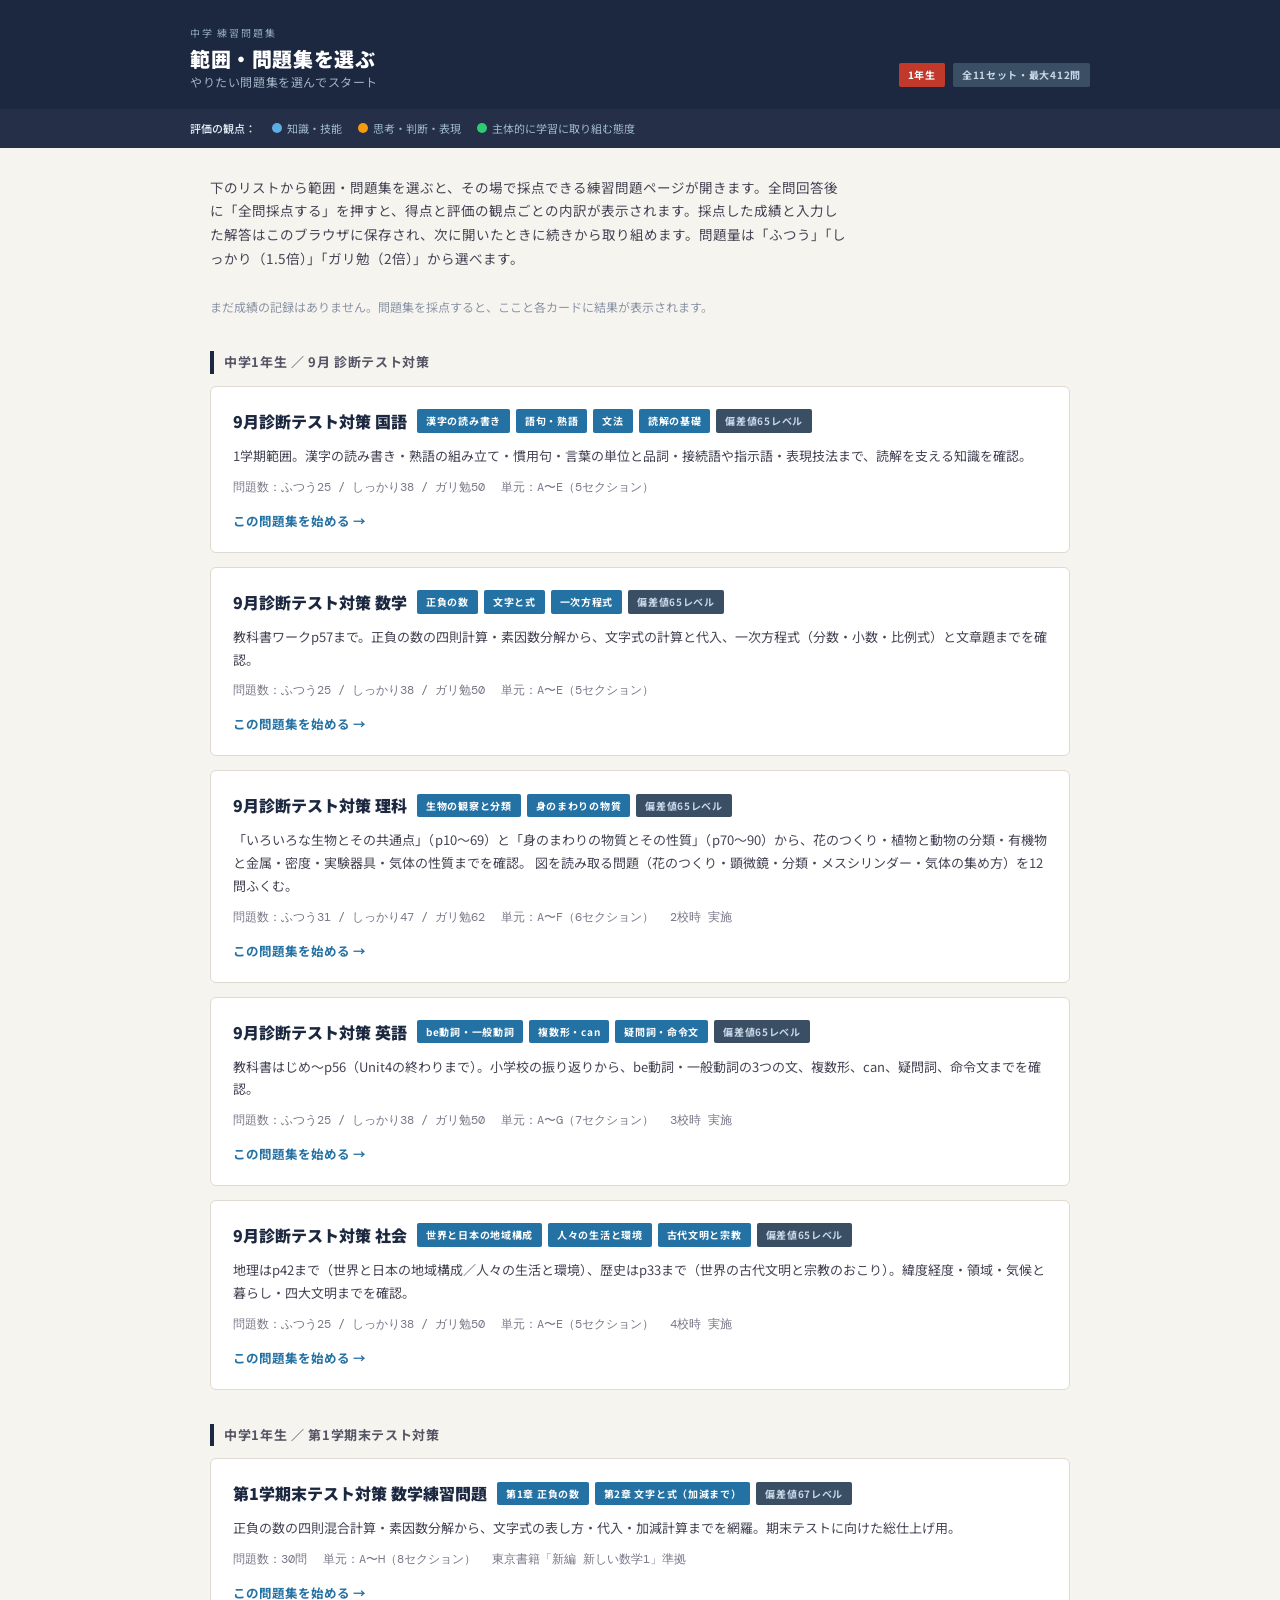
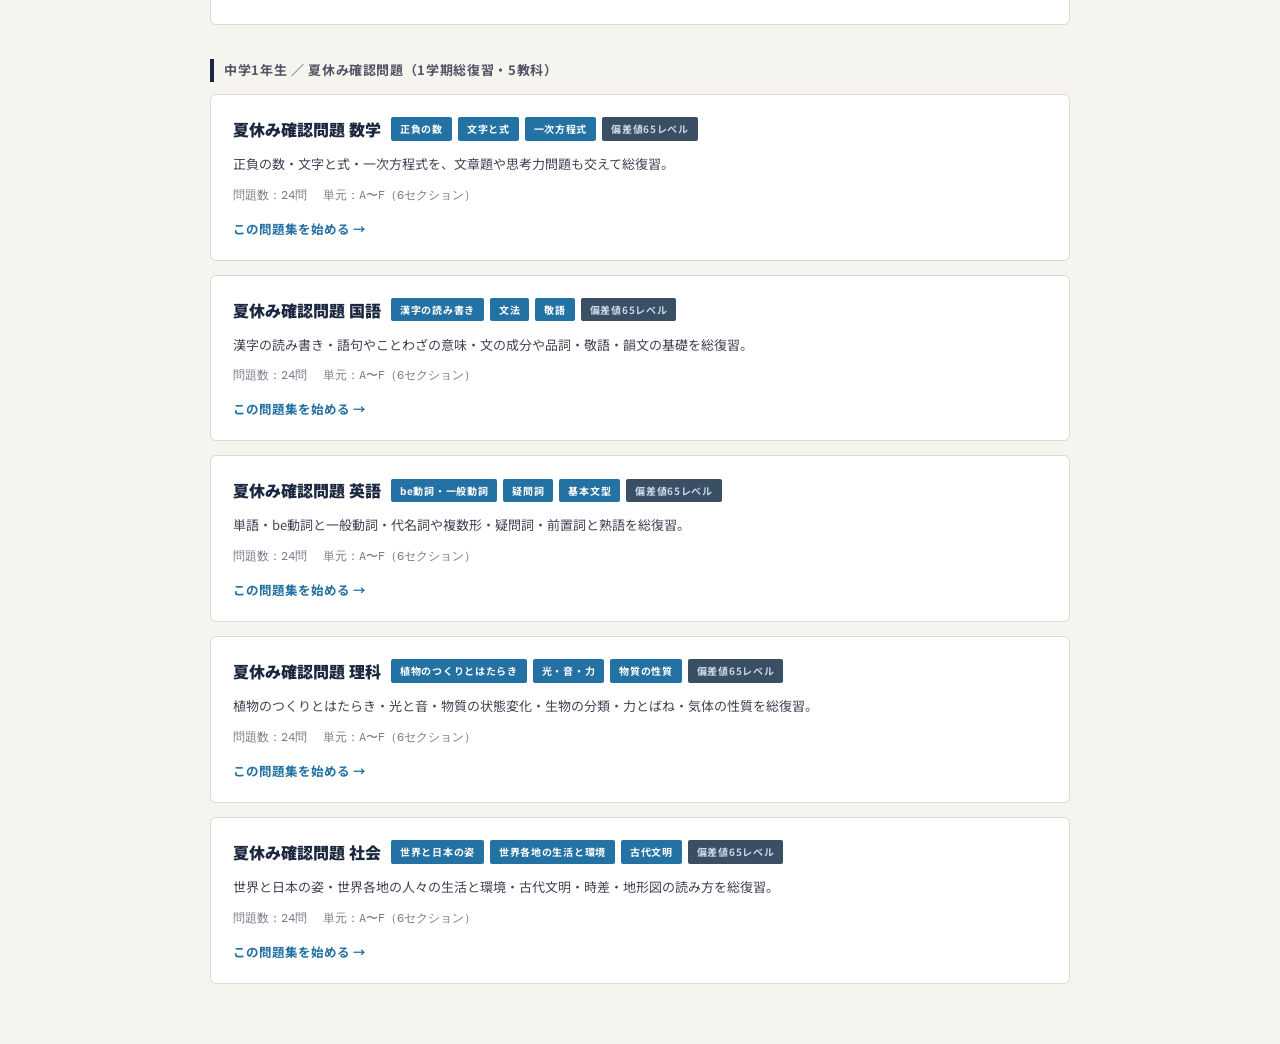
<file: index.html>
<!DOCTYPE html>
<html lang="ja">
<head>
<meta charset="UTF-8">
<meta name="viewport" content="width=device-width, initial-scale=1.0">
<title>中学 練習問題集 - 範囲を選択</title>
<link rel="stylesheet" href="style.css">
</head>
<body>

<header>
  <div class="header-inner">
    <div class="header-title-block">
      <div class="header-eyebrow">中学 練習問題集</div>
      <h1>範囲・問題集を選ぶ
        <small>やりたい問題集を選んでスタート</small>
      </h1>
    </div>
    <div class="header-tags">
      <span class="tag tag-red">1年生</span>
      <span class="tag tag-gray">全11セット・最大412問</span>
    </div>
  </div>
</header>

<div class="hyoka-bar">
  <div class="hyoka-bar-inner">
    <strong>評価の観点：</strong>
    <span><span class="hyoka-dot chi"></span> 知識・技能</span>
    <span><span class="hyoka-dot shi"></span> 思考・判断・表現</span>
    <span><span class="hyoka-dot tai"></span> 主体的に学習に取り組む態度</span>
  </div>
</div>

<main>

<p class="hub-intro">下のリストから範囲・問題集を選ぶと、その場で採点できる練習問題ページが開きます。全問回答後に「全問採点する」を押すと、得点と評価の観点ごとの内訳が表示されます。採点した成績と入力した解答はこのブラウザに保存され、次に開いたときに続きから取り組めます。問題量は「ふつう」「しっかり（1.5倍）」「ガリ勉（2倍）」から選べます。</p>

<div class="hub-record-bar">
  <span id="hub-record-empty">まだ成績の記録はありません。問題集を採点すると、ここと各カードに結果が表示されます。</span>
  <button class="btn-secondary" id="hub-clear-btn" onclick="clearAllRecords()" style="display:none;">学習記録をすべて消去</button>
</div>

<div class="range-group-title">中学1年生 ／ 9月 診断テスト対策</div>
<div class="set-list">

  <a class="set-card" href="quizzes/g1-sep-exam-japanese.html">
    <div class="set-card-head">
      <span class="set-title">9月診断テスト対策 国語</span>
      <div class="set-tags">
        <span class="tag tag-blue">漢字の読み書き</span>
        <span class="tag tag-blue">語句・熟語</span>
        <span class="tag tag-blue">文法</span>
        <span class="tag tag-blue">読解の基礎</span>
        <span class="tag tag-gray">偏差値65レベル</span>
      </div>
    </div>
    <div class="set-desc">1学期範囲。漢字の読み書き・熟語の組み立て・慣用句・言葉の単位と品詞・接続語や指示語・表現技法まで、読解を支える知識を確認。</div>
    <div class="set-meta">
      <span>問題数：ふつう25 / しっかり38 / ガリ勉50</span>
      <span>単元：A〜E（5セクション）</span>
    </div>
    <span class="set-cta">この問題集を始める</span>
  </a>

  <a class="set-card" href="quizzes/g1-sep-exam-math.html">
    <div class="set-card-head">
      <span class="set-title">9月診断テスト対策 数学</span>
      <div class="set-tags">
        <span class="tag tag-blue">正負の数</span>
        <span class="tag tag-blue">文字と式</span>
        <span class="tag tag-blue">一次方程式</span>
        <span class="tag tag-gray">偏差値65レベル</span>
      </div>
    </div>
    <div class="set-desc">教科書ワークp57まで。正負の数の四則計算・素因数分解から、文字式の計算と代入、一次方程式（分数・小数・比例式）と文章題までを確認。</div>
    <div class="set-meta">
      <span>問題数：ふつう25 / しっかり38 / ガリ勉50</span>
      <span>単元：A〜E（5セクション）</span>
    </div>
    <span class="set-cta">この問題集を始める</span>
  </a>

  <a class="set-card" href="quizzes/g1-sep-exam-science.html">
    <div class="set-card-head">
      <span class="set-title">9月診断テスト対策 理科</span>
      <div class="set-tags">
        <span class="tag tag-blue">生物の観察と分類</span>
        <span class="tag tag-blue">身のまわりの物質</span>
        <span class="tag tag-gray">偏差値65レベル</span>
      </div>
    </div>
    <div class="set-desc">「いろいろな生物とその共通点」（p10〜69）と「身のまわりの物質とその性質」（p70〜90）から、花のつくり・植物と動物の分類・有機物と金属・密度・実験器具・気体の性質までを確認。 図を読み取る問題（花のつくり・顕微鏡・分類・メスシリンダー・気体の集め方）を12問ふくむ。</div>
    <div class="set-meta">
      <span>問題数：ふつう31 / しっかり47 / ガリ勉62</span>
      <span>単元：A〜F（6セクション）</span>
      <span>2校時 実施</span>
    </div>
    <span class="set-cta">この問題集を始める</span>
  </a>

  <a class="set-card" href="quizzes/g1-sep-exam-english.html">
    <div class="set-card-head">
      <span class="set-title">9月診断テスト対策 英語</span>
      <div class="set-tags">
        <span class="tag tag-blue">be動詞・一般動詞</span>
        <span class="tag tag-blue">複数形・can</span>
        <span class="tag tag-blue">疑問詞・命令文</span>
        <span class="tag tag-gray">偏差値65レベル</span>
      </div>
    </div>
    <div class="set-desc">教科書はじめ〜p56（Unit4の終わりまで）。小学校の振り返りから、be動詞・一般動詞の3つの文、複数形、can、疑問詞、命令文までを確認。</div>
    <div class="set-meta">
      <span>問題数：ふつう25 / しっかり38 / ガリ勉50</span>
      <span>単元：A〜G（7セクション）</span>
      <span>3校時 実施</span>
    </div>
    <span class="set-cta">この問題集を始める</span>
  </a>

  <a class="set-card" href="quizzes/g1-sep-exam-social.html">
    <div class="set-card-head">
      <span class="set-title">9月診断テスト対策 社会</span>
      <div class="set-tags">
        <span class="tag tag-blue">世界と日本の地域構成</span>
        <span class="tag tag-blue">人々の生活と環境</span>
        <span class="tag tag-blue">古代文明と宗教</span>
        <span class="tag tag-gray">偏差値65レベル</span>
      </div>
    </div>
    <div class="set-desc">地理はp42まで（世界と日本の地域構成／人々の生活と環境）、歴史はp33まで（世界の古代文明と宗教のおこり）。緯度経度・領域・気候と暮らし・四大文明までを確認。</div>
    <div class="set-meta">
      <span>問題数：ふつう25 / しっかり38 / ガリ勉50</span>
      <span>単元：A〜E（5セクション）</span>
      <span>4校時 実施</span>
    </div>
    <span class="set-cta">この問題集を始める</span>
  </a>

</div>

<div class="range-group-title">中学1年生 ／ 第1学期末テスト対策</div>
<div class="set-list">

  <a class="set-card" href="quizzes/g1-1st-term-math.html">
    <div class="set-card-head">
      <span class="set-title">第1学期末テスト対策 数学練習問題</span>
      <div class="set-tags">
        <span class="tag tag-blue">第1章 正負の数</span>
        <span class="tag tag-blue">第2章 文字と式（加減まで）</span>
        <span class="tag tag-gray">偏差値67レベル</span>
      </div>
    </div>
    <div class="set-desc">正負の数の四則混合計算・素因数分解から、文字式の表し方・代入・加減計算までを網羅。期末テストに向けた総仕上げ用。</div>
    <div class="set-meta">
      <span>問題数：30問</span>
      <span>単元：A〜H（8セクション）</span>
      <span>東京書籍「新編 新しい数学1」準拠</span>
    </div>
    <span class="set-cta">この問題集を始める</span>
  </a>

</div>

<div class="range-group-title">中学1年生 ／ 夏休み確認問題（1学期総復習・5教科）</div>
<div class="set-list">

  <a class="set-card" href="quizzes/g1-summer-review-math.html">
    <div class="set-card-head">
      <span class="set-title">夏休み確認問題 数学</span>
      <div class="set-tags">
        <span class="tag tag-blue">正負の数</span>
        <span class="tag tag-blue">文字と式</span>
        <span class="tag tag-blue">一次方程式</span>
        <span class="tag tag-gray">偏差値65レベル</span>
      </div>
    </div>
    <div class="set-desc">正負の数・文字と式・一次方程式を、文章題や思考力問題も交えて総復習。</div>
    <div class="set-meta">
      <span>問題数：24問</span>
      <span>単元：A〜F（6セクション）</span>
    </div>
    <span class="set-cta">この問題集を始める</span>
  </a>

  <a class="set-card" href="quizzes/g1-summer-review-japanese.html">
    <div class="set-card-head">
      <span class="set-title">夏休み確認問題 国語</span>
      <div class="set-tags">
        <span class="tag tag-blue">漢字の読み書き</span>
        <span class="tag tag-blue">文法</span>
        <span class="tag tag-blue">敬語</span>
        <span class="tag tag-gray">偏差値65レベル</span>
      </div>
    </div>
    <div class="set-desc">漢字の読み書き・語句やことわざの意味・文の成分や品詞・敬語・韻文の基礎を総復習。</div>
    <div class="set-meta">
      <span>問題数：24問</span>
      <span>単元：A〜F（6セクション）</span>
    </div>
    <span class="set-cta">この問題集を始める</span>
  </a>

  <a class="set-card" href="quizzes/g1-summer-review-english.html">
    <div class="set-card-head">
      <span class="set-title">夏休み確認問題 英語</span>
      <div class="set-tags">
        <span class="tag tag-blue">be動詞・一般動詞</span>
        <span class="tag tag-blue">疑問詞</span>
        <span class="tag tag-blue">基本文型</span>
        <span class="tag tag-gray">偏差値65レベル</span>
      </div>
    </div>
    <div class="set-desc">単語・be動詞と一般動詞・代名詞や複数形・疑問詞・前置詞と熟語を総復習。</div>
    <div class="set-meta">
      <span>問題数：24問</span>
      <span>単元：A〜F（6セクション）</span>
    </div>
    <span class="set-cta">この問題集を始める</span>
  </a>

  <a class="set-card" href="quizzes/g1-summer-review-science.html">
    <div class="set-card-head">
      <span class="set-title">夏休み確認問題 理科</span>
      <div class="set-tags">
        <span class="tag tag-blue">植物のつくりとはたらき</span>
        <span class="tag tag-blue">光・音・力</span>
        <span class="tag tag-blue">物質の性質</span>
        <span class="tag tag-gray">偏差値65レベル</span>
      </div>
    </div>
    <div class="set-desc">植物のつくりとはたらき・光と音・物質の状態変化・生物の分類・力とばね・気体の性質を総復習。</div>
    <div class="set-meta">
      <span>問題数：24問</span>
      <span>単元：A〜F（6セクション）</span>
    </div>
    <span class="set-cta">この問題集を始める</span>
  </a>

  <a class="set-card" href="quizzes/g1-summer-review-social.html">
    <div class="set-card-head">
      <span class="set-title">夏休み確認問題 社会</span>
      <div class="set-tags">
        <span class="tag tag-blue">世界と日本の姿</span>
        <span class="tag tag-blue">世界各地の生活と環境</span>
        <span class="tag tag-blue">古代文明</span>
        <span class="tag tag-gray">偏差値65レベル</span>
      </div>
    </div>
    <div class="set-desc">世界と日本の姿・世界各地の人々の生活と環境・古代文明・時差・地形図の読み方を総復習。</div>
    <div class="set-meta">
      <span>問題数：24問</span>
      <span>単元：A〜F（6セクション）</span>
    </div>
    <span class="set-cta">この問題集を始める</span>
  </a>

</div>

</main>

<script src="quiz-engine.js"></script>
<script>renderHubRecords();</script>

</body>
</html>
</file>
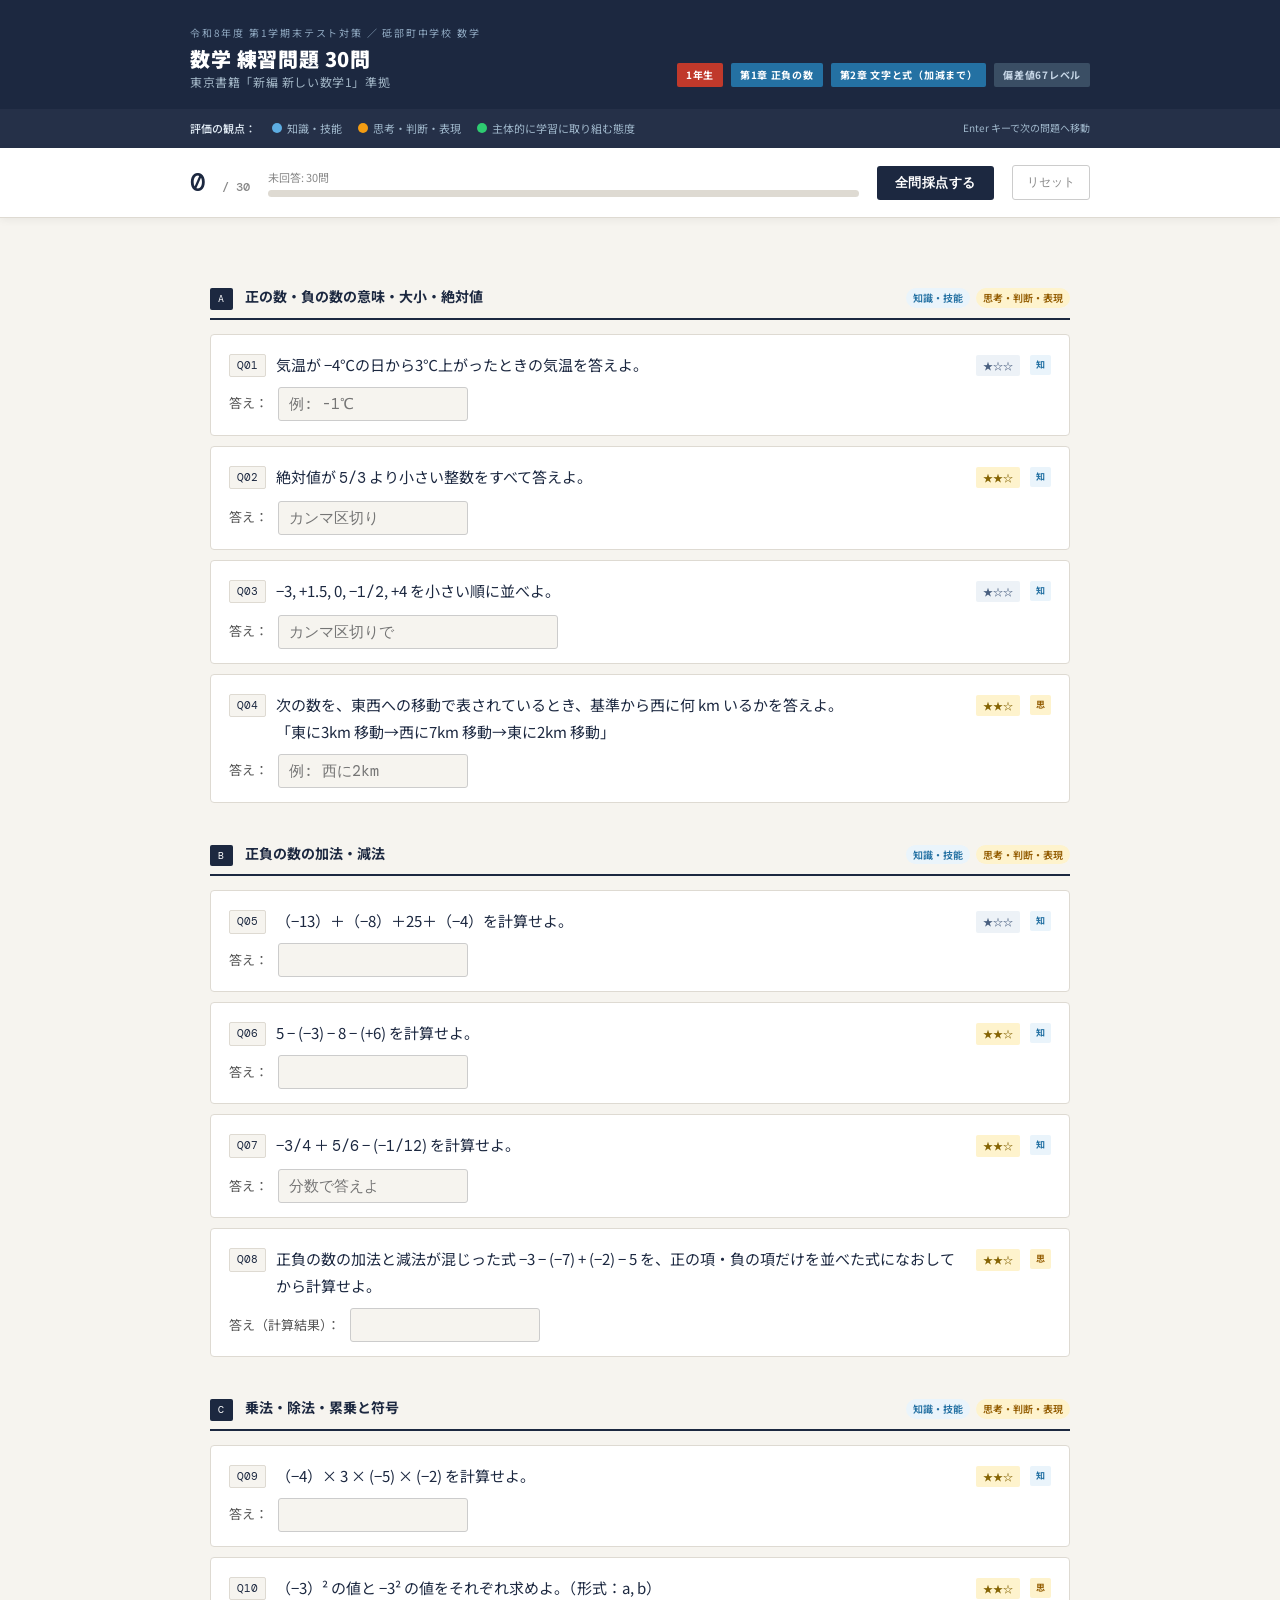
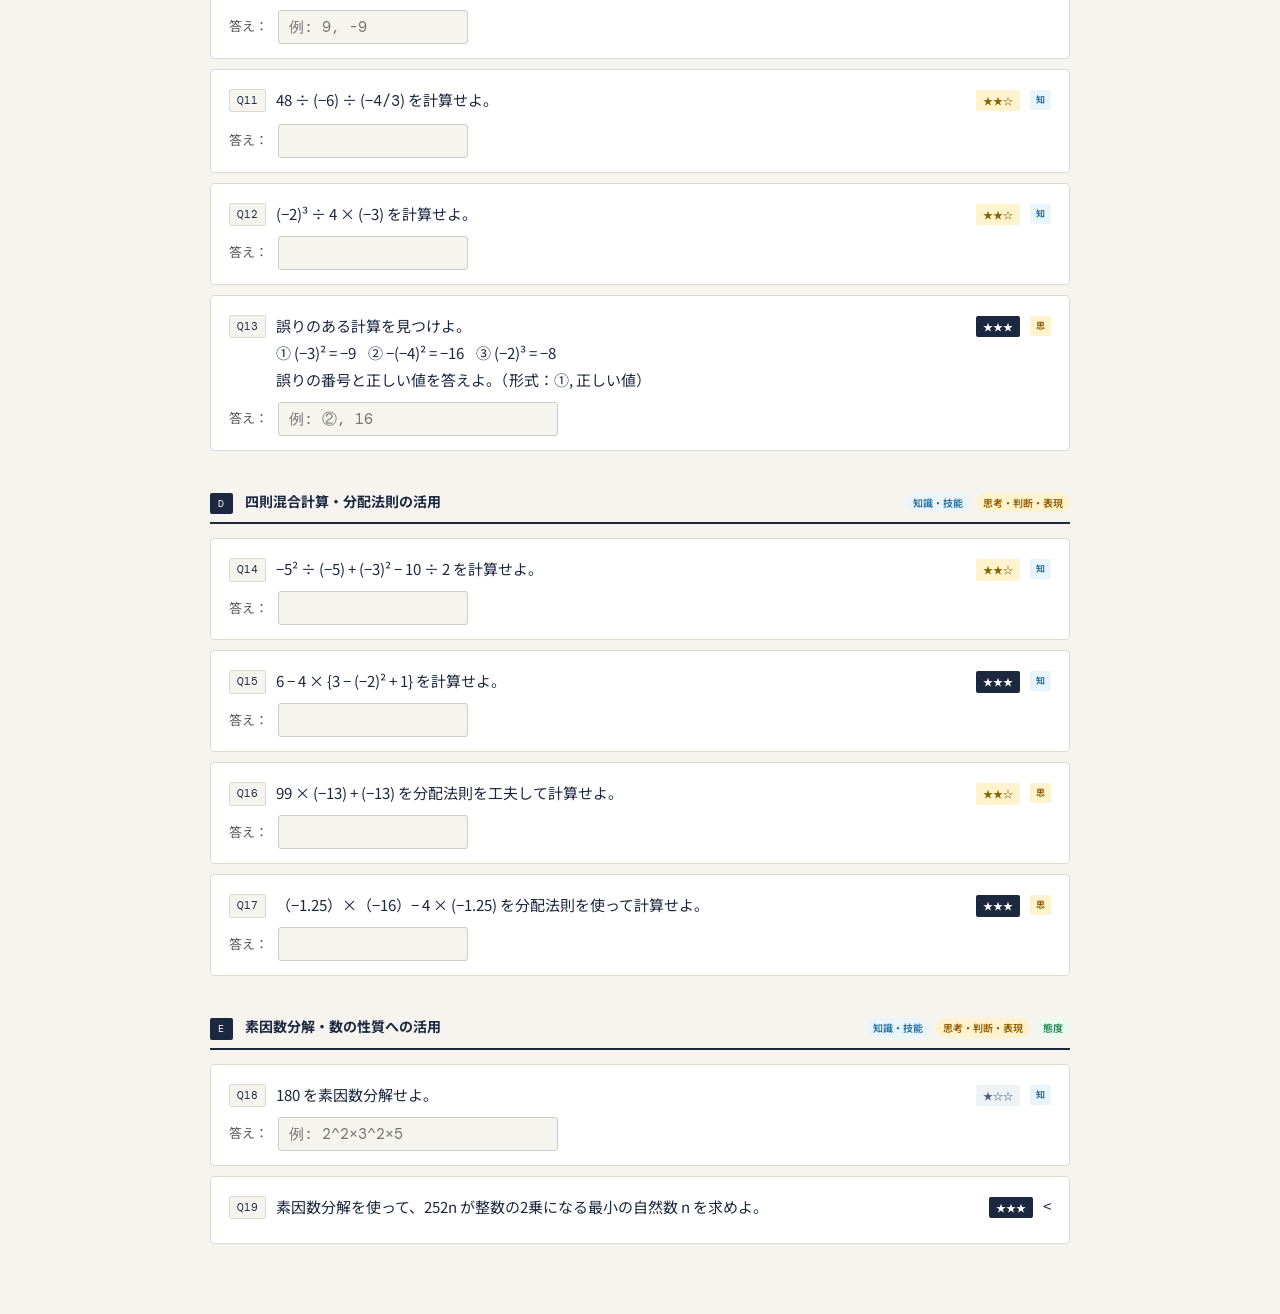
<file: 1st-period-math.html>
<!DOCTYPE html>
<html lang="ja">
<head>
<meta charset="UTF-8">
<meta name="viewport" content="width=device-width, initial-scale=1.0">
<title>令和8年度 第1学期末テスト 数学練習問題</title>
<style>
  @import url('https://fonts.googleapis.com/css2?family=Noto+Sans+JP:wght@400;500;700;900&family=DM+Mono:wght@400;500&display=swap');

  :root {
    --ink: #1c2840;
    --paper: #f6f4ef;
    --accent: #c0392b;
    --blue: #2471a3;
    --grid: #dedad2;
    --correct: #1e8449;
    --wrong: #c0392b;
    --white: #ffffff;
  }

  * { box-sizing: border-box; margin: 0; padding: 0; }

  body {
    background: var(--paper);
    color: var(--ink);
    font-family: 'Noto Sans JP', sans-serif;
    font-size: 15px;
    line-height: 1.75;
  }

  /* ヘッダー */
  header {
    background: var(--ink);
    color: #fff;
    padding: 24px 28px 20px;
  }
  .header-inner { max-width: 900px; margin: 0 auto; display: flex; align-items: flex-end; gap: 18px; flex-wrap: wrap; }
  .header-title-block { flex: 1 1 260px; }
  .header-eyebrow {
    font-size: 10px;
    letter-spacing: .18em;
    color: #8fa8c0;
    text-transform: uppercase;
    margin-bottom: 4px;
  }
  header h1 {
    font-size: 20px;
    font-weight: 900;
    letter-spacing: .03em;
    line-height: 1.25;
  }
  header h1 small {
    display: block;
    font-size: 12px;
    font-weight: 400;
    color: #a0b4c4;
    margin-top: 3px;
  }
  .header-tags { display: flex; gap: 8px; flex-wrap: wrap; align-items: center; padding-bottom: 2px; }
  .tag {
    font-size: 10px;
    font-weight: 700;
    letter-spacing: .07em;
    padding: 3px 9px;
    border-radius: 2px;
  }
  .tag-red   { background: var(--accent); color: #fff; }
  .tag-blue  { background: var(--blue);   color: #fff; }
  .tag-gray  { background: #3a4e64;       color: #c8d8e8; }

  /* 評価観点バナー */
  .hyoka-bar {
    background: #253048;
    padding: 10px 28px;
    font-size: 11px;
    color: #a0b8cc;
  }
  .hyoka-bar-inner { max-width: 900px; margin: 0 auto; display: flex; gap: 16px; flex-wrap: wrap; align-items: center; }
  .hyoka-bar span { display: inline-flex; align-items: center; gap: 5px; }
  .hyoka-dot { width: 10px; height: 10px; border-radius: 50%; display: inline-block; }
  .hyoka-dot.chi { background: #5dade2; }
  .hyoka-dot.shi { background: #f39c12; }
  .hyoka-dot.tai { background: #2ecc71; }
  .hyoka-bar strong { color: #e0eaf4; font-weight: 500; }

  /* スコアバー */
  #score-bar {
    background: var(--white);
    border-bottom: 1px solid var(--grid);
    padding: 12px 28px;
    position: sticky;
    top: 0;
    z-index: 100;
    box-shadow: 0 2px 8px rgba(0,0,0,.06);
  }
  .score-bar-inner { max-width: 900px; margin: 0 auto; display: flex; align-items: center; gap: 18px; flex-wrap: wrap; }
  .score-num { font-family: 'DM Mono', monospace; font-size: 26px; font-weight: 500; white-space: nowrap; }
  .score-num small { font-size: 12px; color: #888; }
  .progress-wrap { flex: 1 1 160px; }
  .progress-label { font-size: 11px; color: #888; margin-bottom: 3px; }
  .progress-outer { height: 7px; background: var(--grid); border-radius: 4px; overflow: hidden; }
  .progress-inner { height: 100%; background: var(--blue); border-radius: 4px; transition: width .4s; width: 0%; }
  .btn-primary {
    padding: 8px 18px;
    background: var(--ink);
    color: #fff;
    border: none;
    border-radius: 3px;
    font-size: 13px;
    font-weight: 700;
    cursor: pointer;
    letter-spacing: .04em;
    white-space: nowrap;
    transition: background .2s;
  }
  .btn-primary:hover { background: #2c3e55; }
  .btn-secondary {
    padding: 8px 14px;
    background: transparent;
    color: #888;
    border: 1px solid #ccc;
    border-radius: 3px;
    font-size: 12px;
    cursor: pointer;
    transition: all .2s;
    white-space: nowrap;
  }
  .btn-secondary:hover { border-color: #888; color: #444; }

  /* メインコンテンツ */
  main { max-width: 900px; margin: 0 auto; padding: 28px 20px 60px; }

  /* セクションヘッダー */
  .sec-head {
    margin: 38px 0 14px;
    padding-bottom: 8px;
    border-bottom: 2.5px solid var(--ink);
    display: flex;
    align-items: baseline;
    gap: 12px;
    flex-wrap: wrap;
  }
  .sec-label {
    font-family: 'DM Mono', monospace;
    font-size: 10px;
    background: var(--ink);
    color: #fff;
    padding: 2px 8px;
    border-radius: 2px;
    letter-spacing: .12em;
  }
  .sec-title { font-size: 14px; font-weight: 700; }
  .sec-hyoka {
    font-size: 10px;
    color: #666;
    margin-left: auto;
  }
  .sec-hyoka span { 
    display: inline-block;
    padding: 1px 7px;
    border-radius: 10px;
    margin-left: 4px;
    font-weight: 600;
  }
  .chi-tag { background: #eaf4fb; color: #2471a3; }
  .shi-tag { background: #fef3cd; color: #935c00; }
  .tai-tag { background: #eafaf1; color: #1e8449; }

  /* 問題カード */
  .q-card {
    background: var(--white);
    border: 1px solid var(--grid);
    border-radius: 4px;
    padding: 16px 18px 14px;
    margin-bottom: 10px;
    transition: box-shadow .2s, border-left .1s;
  }
  .q-card:hover { box-shadow: 0 2px 10px rgba(0,0,0,.06); }
  .q-card.correct { border-left: 4px solid var(--correct); }
  .q-card.wrong   { border-left: 4px solid var(--wrong); }

  .q-header { display: flex; align-items: flex-start; gap: 10px; margin-bottom: 9px; }
  .q-num {
    font-family: 'DM Mono', monospace;
    font-size: 11px;
    background: var(--paper);
    border: 1px solid var(--grid);
    padding: 1px 7px;
    border-radius: 2px;
    white-space: nowrap;
    margin-top: 3px;
    flex-shrink: 0;
  }
  .q-text { font-size: 15px; line-height: 1.8; flex: 1; }
  .math { font-family: 'DM Mono', monospace; }

  /* 評価観点バッジ */
  .q-hyoka-badge {
    font-size: 9px;
    font-weight: 700;
    padding: 2px 6px;
    border-radius: 2px;
    white-space: nowrap;
    margin-top: 4px;
    flex-shrink: 0;
  }

  /* 難易度星 */
  .diff-tag {
    font-size: 10px;
    font-weight: 700;
    padding: 2px 7px;
    border-radius: 2px;
    white-space: nowrap;
    margin-top: 4px;
    flex-shrink: 0;
  }
  .diff-B { background: #edf2f7; color: #4a6080; }
  .diff-A { background: #fef3cd; color: #856404; }
  .diff-S { background: #1c2840; color: #fff; }

  /* 入力 */
  .q-input-row { display: flex; align-items: center; gap: 10px; }
  .q-input-row label { font-size: 13px; color: #555; white-space: nowrap; }
  .ans-input {
    width: 190px;
    padding: 6px 10px;
    border: 1.5px solid #ccc;
    border-radius: 3px;
    font-family: 'DM Mono', monospace;
    font-size: 15px;
    background: var(--paper);
    color: var(--ink);
    transition: border-color .2s, background .2s;
  }
  .ans-input.wide { width: 280px; }
  .ans-input:focus { outline: none; border-color: var(--blue); background: #fff; }
  .ans-input.ok { border-color: var(--correct); background: #f0fbf4; }
  .ans-input.ng { border-color: var(--wrong);   background: #fff5f5; }

  /* フィードバック */
  .q-feedback {
    margin-top: 10px;
    padding: 10px 14px;
    border-radius: 3px;
    font-size: 12.5px;
    display: none;
    line-height: 1.75;
  }
  .q-feedback.show { display: block; }
  .q-feedback.ok-fb { background: #eafaf1; border-left: 3px solid var(--correct); }
  .q-feedback.ng-fb { background: #fdf2f2; border-left: 3px solid var(--wrong); }
  .fb-label { font-weight: 700; font-size: 13px; margin-bottom: 3px; }
  .fb-ans { font-family: 'DM Mono', monospace; font-size: 14px; color: var(--accent); font-weight: 700; }
  .fb-eval { font-size: 11px; margin-top: 4px; }
  .fb-eval b { 
    display: inline-block;
    padding: 0px 5px;
    border-radius: 2px;
    margin-right: 4px;
  }
  .fb-eval b.chi-b { background: #eaf4fb; color: #2471a3; }
  .fb-eval b.shi-b { background: #fef3cd; color: #935c00; }
  .fb-eval b.tai-b { background: #eafaf1; color: #1e8449; }
  .fb-hint { margin-top: 5px; color: #3a4a58; }

  /* 結果パネル */
  #result-panel {
    display: none;
    background: var(--ink);
    color: #fff;
    border-radius: 5px;
    padding: 32px 28px;
    margin-top: 44px;
    text-align: center;
  }
  #result-panel.show { display: block; }
  #result-panel h2 { font-size: 17px; color: #a0b4c4; margin-bottom: 8px; }
  .big-score {
    font-family: 'DM Mono', monospace;
    font-size: 58px;
    font-weight: 500;
    line-height: 1;
    margin: 10px 0 6px;
  }
  .big-score em { font-size: 20px; font-style: normal; color: #6a8099; }
  .result-comment { color: #c0d4e4; font-size: 14px; margin-top: 8px; }
  .result-breakdown {
    margin-top: 20px;
    display: flex;
    justify-content: center;
    gap: 24px;
    flex-wrap: wrap;
    font-size: 12px;
    color: #8fa8c0;
  }
  .result-breakdown span b { 
    display: block;
    font-family: 'DM Mono', monospace;
    font-size: 22px;
    font-weight: 500;
    color: #fff;
    line-height: 1.2;
  }

  @media (max-width: 600px) {
    header { padding: 18px 14px 14px; }
    #score-bar { padding: 10px 14px; }
    main { padding: 18px 10px 50px; }
    .ans-input { width: 150px; }
    .ans-input.wide { width: 220px; }
  }
</style>
</head>
<body>

<header>
  <div class="header-inner">
    <div class="header-title-block">
      <div class="header-eyebrow">令和8年度 第1学期末テスト対策 ／ 砥部町中学校 数学</div>
      <h1>数学 練習問題 30問
        <small>東京書籍「新編 新しい数学1」準拠</small>
      </h1>
    </div>
    <div class="header-tags">
      <span class="tag tag-red">1年生</span>
      <span class="tag tag-blue">第1章 正負の数</span>
      <span class="tag tag-blue">第2章 文字と式（加減まで）</span>
      <span class="tag tag-gray">偏差値67レベル</span>
    </div>
  </div>
</header>

<div class="hyoka-bar">
  <div class="hyoka-bar-inner">
    <strong>評価の観点：</strong>
    <span><span class="hyoka-dot chi"></span> 知識・技能</span>
    <span><span class="hyoka-dot shi"></span> 思考・判断・表現</span>
    <span><span class="hyoka-dot tai"></span> 主体的に学習に取り組む態度</span>
    <span style="margin-left:auto;font-size:10px;">Enter キーで次の問題へ移動</span>
  </div>
</div>

<div id="score-bar">
  <div class="score-bar-inner">
    <div class="score-num" id="score-disp">0 <small>/ 30</small></div>
    <div class="progress-wrap">
      <div class="progress-label" id="prog-label">未回答: 30問</div>
      <div class="progress-outer"><div class="progress-inner" id="prog-inner"></div></div>
    </div>
    <button class="btn-primary" onclick="checkAll()">全問採点する</button>
    <button class="btn-secondary" onclick="resetAll()">リセット</button>
  </div>
</div>

<main>

<!-- ===================== SECTION A ===================== -->
<div class="sec-head">
  <span class="sec-label">A</span>
  <span class="sec-title">正の数・負の数の意味・大小・絶対値</span>
  <span class="sec-hyoka">
    <span class="chi-tag">知識・技能</span>
    <span class="shi-tag">思考・判断・表現</span>
  </span>
</div>

<!-- Q1 -->
<div class="q-card" id="qc1">
  <div class="q-header">
    <span class="q-num">Q01</span>
    <div class="q-text">気温が −4℃の日から3℃上がったときの気温を答えよ。</div>
    <span class="diff-tag diff-B">★☆☆</span>
    <span class="q-hyoka-badge chi-tag">知</span>
  </div>
  <div class="q-input-row"><label>答え：</label><input class="ans-input" id="q1" type="text" placeholder="例: -1℃"></div>
  <div class="q-feedback" id="fb1"></div>
</div>

<!-- Q2 -->
<div class="q-card" id="qc2">
  <div class="q-header">
    <span class="q-num">Q02</span>
    <div class="q-text">絶対値が <span class="math">5/3</span> より小さい整数をすべて答えよ。</div>
    <span class="diff-tag diff-A">★★☆</span>
    <span class="q-hyoka-badge chi-tag">知</span>
  </div>
  <div class="q-input-row"><label>答え：</label><input class="ans-input" id="q2" type="text" placeholder="カンマ区切り"></div>
  <div class="q-feedback" id="fb2"></div>
</div>

<!-- Q3 -->
<div class="q-card" id="qc3">
  <div class="q-header">
    <span class="q-num">Q03</span>
    <div class="q-text">−3, +1.5, 0, −<span class="math">1/2</span>, +4 を小さい順に並べよ。</div>
    <span class="diff-tag diff-B">★☆☆</span>
    <span class="q-hyoka-badge chi-tag">知</span>
  </div>
  <div class="q-input-row"><label>答え：</label><input class="ans-input wide" id="q3" type="text" placeholder="カンマ区切りで"></div>
  <div class="q-feedback" id="fb3"></div>
</div>

<!-- Q4 -->
<div class="q-card" id="qc4">
  <div class="q-header">
    <span class="q-num">Q04</span>
    <div class="q-text">次の数を、東西への移動で表されているとき、基準から西に何 km いるかを答えよ。<br>「東に3km 移動→西に7km 移動→東に2km 移動」</div>
    <span class="diff-tag diff-A">★★☆</span>
    <span class="q-hyoka-badge shi-tag">思</span>
  </div>
  <div class="q-input-row"><label>答え：</label><input class="ans-input" id="q4" type="text" placeholder="例: 西に2km"></div>
  <div class="q-feedback" id="fb4"></div>
</div>

<!-- ===================== SECTION B ===================== -->
<div class="sec-head">
  <span class="sec-label">B</span>
  <span class="sec-title">正負の数の加法・減法</span>
  <span class="sec-hyoka">
    <span class="chi-tag">知識・技能</span>
    <span class="shi-tag">思考・判断・表現</span>
  </span>
</div>

<!-- Q5 -->
<div class="q-card" id="qc5">
  <div class="q-header">
    <span class="q-num">Q05</span>
    <div class="q-text">（−13）＋（−8）＋25＋（−4）を計算せよ。</div>
    <span class="diff-tag diff-B">★☆☆</span>
    <span class="q-hyoka-badge chi-tag">知</span>
  </div>
  <div class="q-input-row"><label>答え：</label><input class="ans-input" id="q5" type="text"></div>
  <div class="q-feedback" id="fb5"></div>
</div>

<!-- Q6 -->
<div class="q-card" id="qc6">
  <div class="q-header">
    <span class="q-num">Q06</span>
    <div class="q-text">5 − (−3) − 8 − (+6) を計算せよ。</div>
    <span class="diff-tag diff-A">★★☆</span>
    <span class="q-hyoka-badge chi-tag">知</span>
  </div>
  <div class="q-input-row"><label>答え：</label><input class="ans-input" id="q6" type="text"></div>
  <div class="q-feedback" id="fb6"></div>
</div>

<!-- Q7 -->
<div class="q-card" id="qc7">
  <div class="q-header">
    <span class="q-num">Q07</span>
    <div class="q-text">−<span class="math">3/4</span> ＋ <span class="math">5/6</span> − (−<span class="math">1/12</span>) を計算せよ。</div>
    <span class="diff-tag diff-A">★★☆</span>
    <span class="q-hyoka-badge chi-tag">知</span>
  </div>
  <div class="q-input-row"><label>答え：</label><input class="ans-input" id="q7" type="text" placeholder="分数で答えよ"></div>
  <div class="q-feedback" id="fb7"></div>
</div>

<!-- Q8 -->
<div class="q-card" id="qc8">
  <div class="q-header">
    <span class="q-num">Q08</span>
    <div class="q-text">正負の数の加法と減法が混じった式 −3 − (−7) + (−2) − 5 を、正の項・負の項だけを並べた式になおしてから計算せよ。</div>
    <span class="diff-tag diff-A">★★☆</span>
    <span class="q-hyoka-badge shi-tag">思</span>
  </div>
  <div class="q-input-row"><label>答え（計算結果）：</label><input class="ans-input" id="q8" type="text"></div>
  <div class="q-feedback" id="fb8"></div>
</div>

<!-- ===================== SECTION C ===================== -->
<div class="sec-head">
  <span class="sec-label">C</span>
  <span class="sec-title">乗法・除法・累乗と符号</span>
  <span class="sec-hyoka">
    <span class="chi-tag">知識・技能</span>
    <span class="shi-tag">思考・判断・表現</span>
  </span>
</div>

<!-- Q9 -->
<div class="q-card" id="qc9">
  <div class="q-header">
    <span class="q-num">Q09</span>
    <div class="q-text">（−4）× 3 × (−5) × (−2) を計算せよ。</div>
    <span class="diff-tag diff-A">★★☆</span>
    <span class="q-hyoka-badge chi-tag">知</span>
  </div>
  <div class="q-input-row"><label>答え：</label><input class="ans-input" id="q9" type="text"></div>
  <div class="q-feedback" id="fb9"></div>
</div>

<!-- Q10 -->
<div class="q-card" id="qc10">
  <div class="q-header">
    <span class="q-num">Q10</span>
    <div class="q-text">（−3）² の値と −3² の値をそれぞれ求めよ。（形式：a, b）</div>
    <span class="diff-tag diff-A">★★☆</span>
    <span class="q-hyoka-badge shi-tag">思</span>
  </div>
  <div class="q-input-row"><label>答え：</label><input class="ans-input" id="q10" type="text" placeholder="例: 9, -9"></div>
  <div class="q-feedback" id="fb10"></div>
</div>

<!-- Q11 -->
<div class="q-card" id="qc11">
  <div class="q-header">
    <span class="q-num">Q11</span>
    <div class="q-text">48 ÷ (−6) ÷ (−<span class="math">4/3</span>) を計算せよ。</div>
    <span class="diff-tag diff-A">★★☆</span>
    <span class="q-hyoka-badge chi-tag">知</span>
  </div>
  <div class="q-input-row"><label>答え：</label><input class="ans-input" id="q11" type="text"></div>
  <div class="q-feedback" id="fb11"></div>
</div>

<!-- Q12 -->
<div class="q-card" id="qc12">
  <div class="q-header">
    <span class="q-num">Q12</span>
    <div class="q-text">(−2)³ ÷ 4 × (−3) を計算せよ。</div>
    <span class="diff-tag diff-A">★★☆</span>
    <span class="q-hyoka-badge chi-tag">知</span>
  </div>
  <div class="q-input-row"><label>答え：</label><input class="ans-input" id="q12" type="text"></div>
  <div class="q-feedback" id="fb12"></div>
</div>

<!-- Q13 -->
<div class="q-card" id="qc13">
  <div class="q-header">
    <span class="q-num">Q13</span>
    <div class="q-text">誤りのある計算を見つけよ。<br>
    ① (−3)² = −9 &nbsp;&nbsp; ② −(−4)² = −16 &nbsp;&nbsp; ③ (−2)³ = −8<br>
    誤りの番号と正しい値を答えよ。（形式：①, 正しい値）</div>
    <span class="diff-tag diff-S">★★★</span>
    <span class="q-hyoka-badge shi-tag">思</span>
  </div>
  <div class="q-input-row"><label>答え：</label><input class="ans-input wide" id="q13" type="text" placeholder="例: ②, 16"></div>
  <div class="q-feedback" id="fb13"></div>
</div>

<!-- ===================== SECTION D ===================== -->
<div class="sec-head">
  <span class="sec-label">D</span>
  <span class="sec-title">四則混合計算・分配法則の活用</span>
  <span class="sec-hyoka">
    <span class="chi-tag">知識・技能</span>
    <span class="shi-tag">思考・判断・表現</span>
  </span>
</div>

<!-- Q14 -->
<div class="q-card" id="qc14">
  <div class="q-header">
    <span class="q-num">Q14</span>
    <div class="q-text">−5² ÷ (−5) + (−3)² − 10 ÷ 2 を計算せよ。</div>
    <span class="diff-tag diff-A">★★☆</span>
    <span class="q-hyoka-badge chi-tag">知</span>
  </div>
  <div class="q-input-row"><label>答え：</label><input class="ans-input" id="q14" type="text"></div>
  <div class="q-feedback" id="fb14"></div>
</div>

<!-- Q15 -->
<div class="q-card" id="qc15">
  <div class="q-header">
    <span class="q-num">Q15</span>
    <div class="q-text">6 − 4 × {3 − (−2)² + 1} を計算せよ。</div>
    <span class="diff-tag diff-S">★★★</span>
    <span class="q-hyoka-badge chi-tag">知</span>
  </div>
  <div class="q-input-row"><label>答え：</label><input class="ans-input" id="q15" type="text"></div>
  <div class="q-feedback" id="fb15"></div>
</div>

<!-- Q16 -->
<div class="q-card" id="qc16">
  <div class="q-header">
    <span class="q-num">Q16</span>
    <div class="q-text">99 × (−13) + (−13) を分配法則を工夫して計算せよ。</div>
    <span class="diff-tag diff-A">★★☆</span>
    <span class="q-hyoka-badge shi-tag">思</span>
  </div>
  <div class="q-input-row"><label>答え：</label><input class="ans-input" id="q16" type="text"></div>
  <div class="q-feedback" id="fb16"></div>
</div>

<!-- Q17 -->
<div class="q-card" id="qc17">
  <div class="q-header">
    <span class="q-num">Q17</span>
    <div class="q-text">（−1.25）×（−16）− 4 × (−1.25) を分配法則を使って計算せよ。</div>
    <span class="diff-tag diff-S">★★★</span>
    <span class="q-hyoka-badge shi-tag">思</span>
  </div>
  <div class="q-input-row"><label>答え：</label><input class="ans-input" id="q17" type="text"></div>
  <div class="q-feedback" id="fb17"></div>
</div>

<!-- ===================== SECTION E ===================== -->
<div class="sec-head">
  <span class="sec-label">E</span>
  <span class="sec-title">素因数分解・数の性質への活用</span>
  <span class="sec-hyoka">
    <span class="chi-tag">知識・技能</span>
    <span class="shi-tag">思考・判断・表現</span>
    <span class="tai-tag">態度</span>
  </span>
</div>

<!-- Q18 -->
<div class="q-card" id="qc18">
  <div class="q-header">
    <span class="q-num">Q18</span>
    <div class="q-text">180 を素因数分解せよ。</div>
    <span class="diff-tag diff-B">★☆☆</span>
    <span class="q-hyoka-badge chi-tag">知</span>
  </div>
  <div class="q-input-row"><label>答え：</label><input class="ans-input wide" id="q18" type="text" placeholder="例: 2^2×3^2×5"></div>
  <div class="q-feedback" id="fb18"></div>
</div>

<!-- Q19 -->
<div class="q-card" id="qc19">
  <div class="q-header">
    <span class="q-num">Q19</span>
    <div class="q-text">素因数分解を使って、252n が整数の2乗になる最小の自然数 n を求めよ。</div>
    <span class="diff-tag diff-S">★★★</span>
    <
</file>
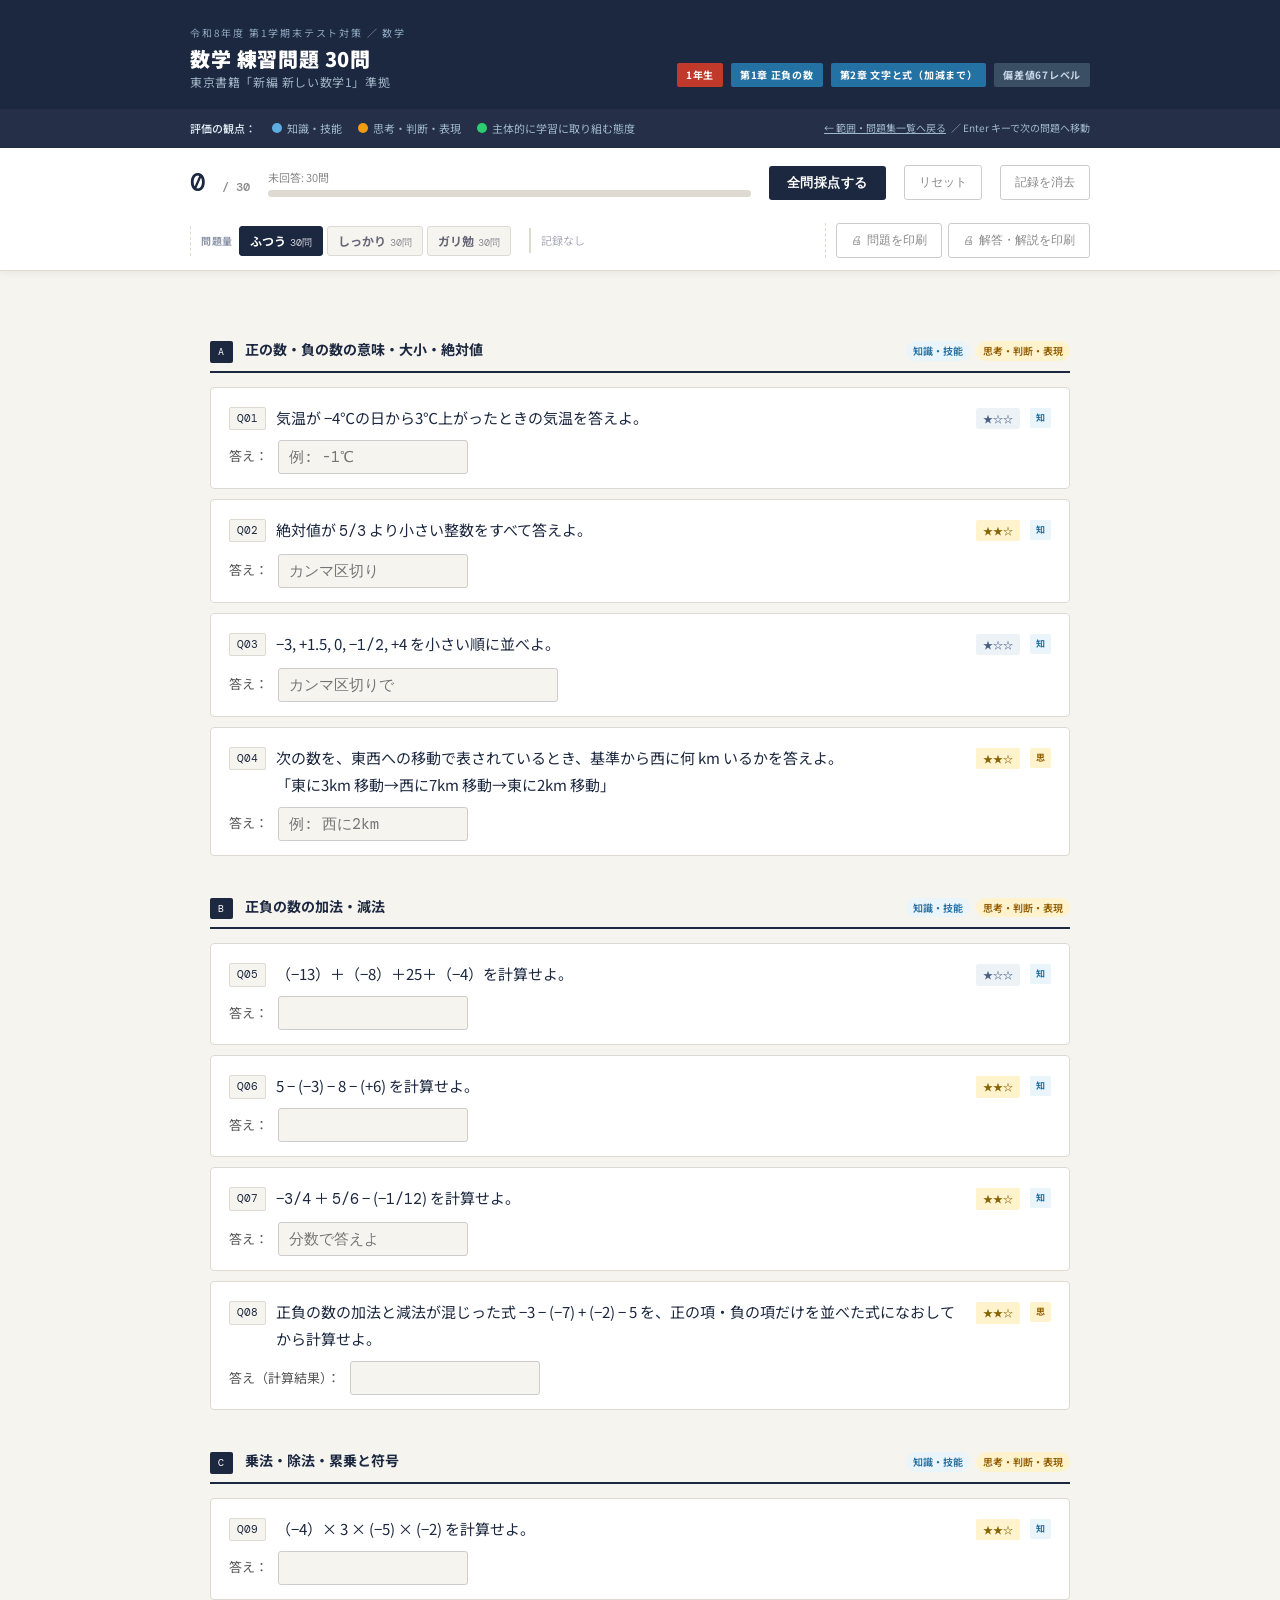
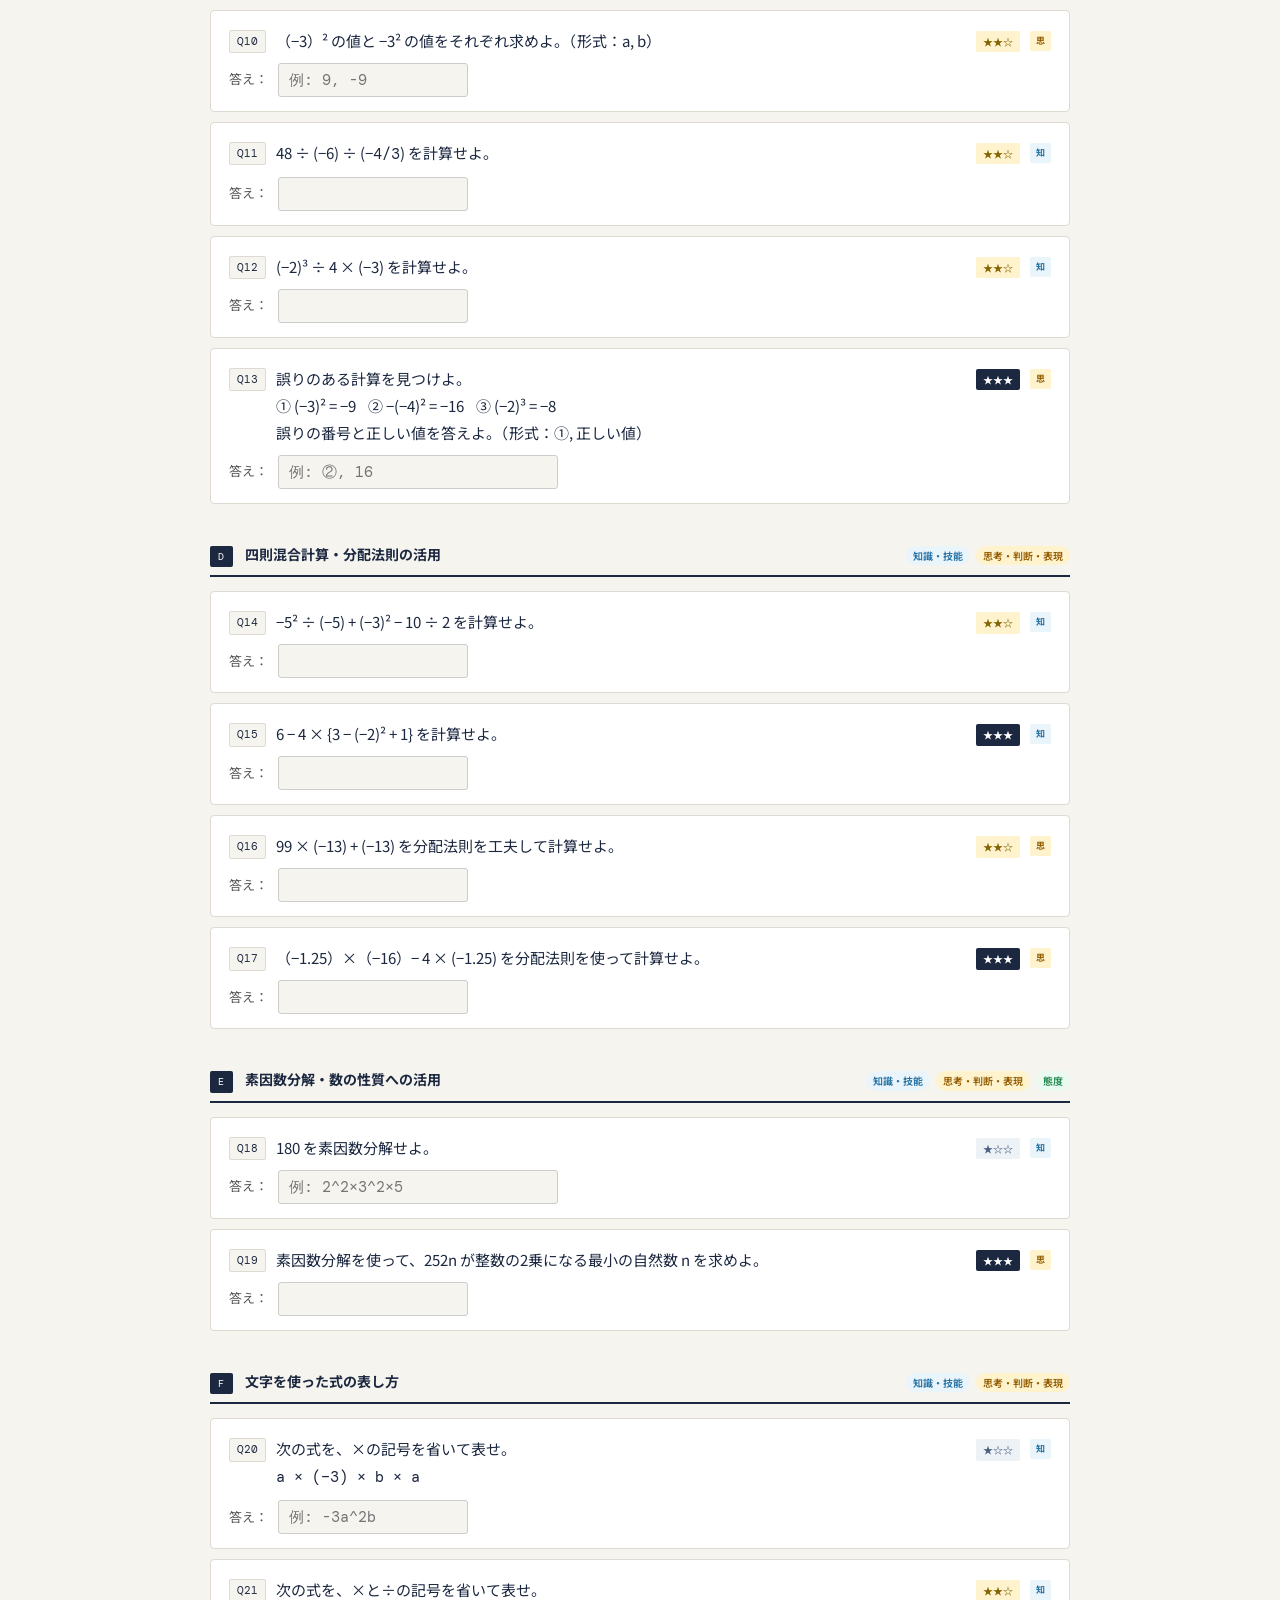
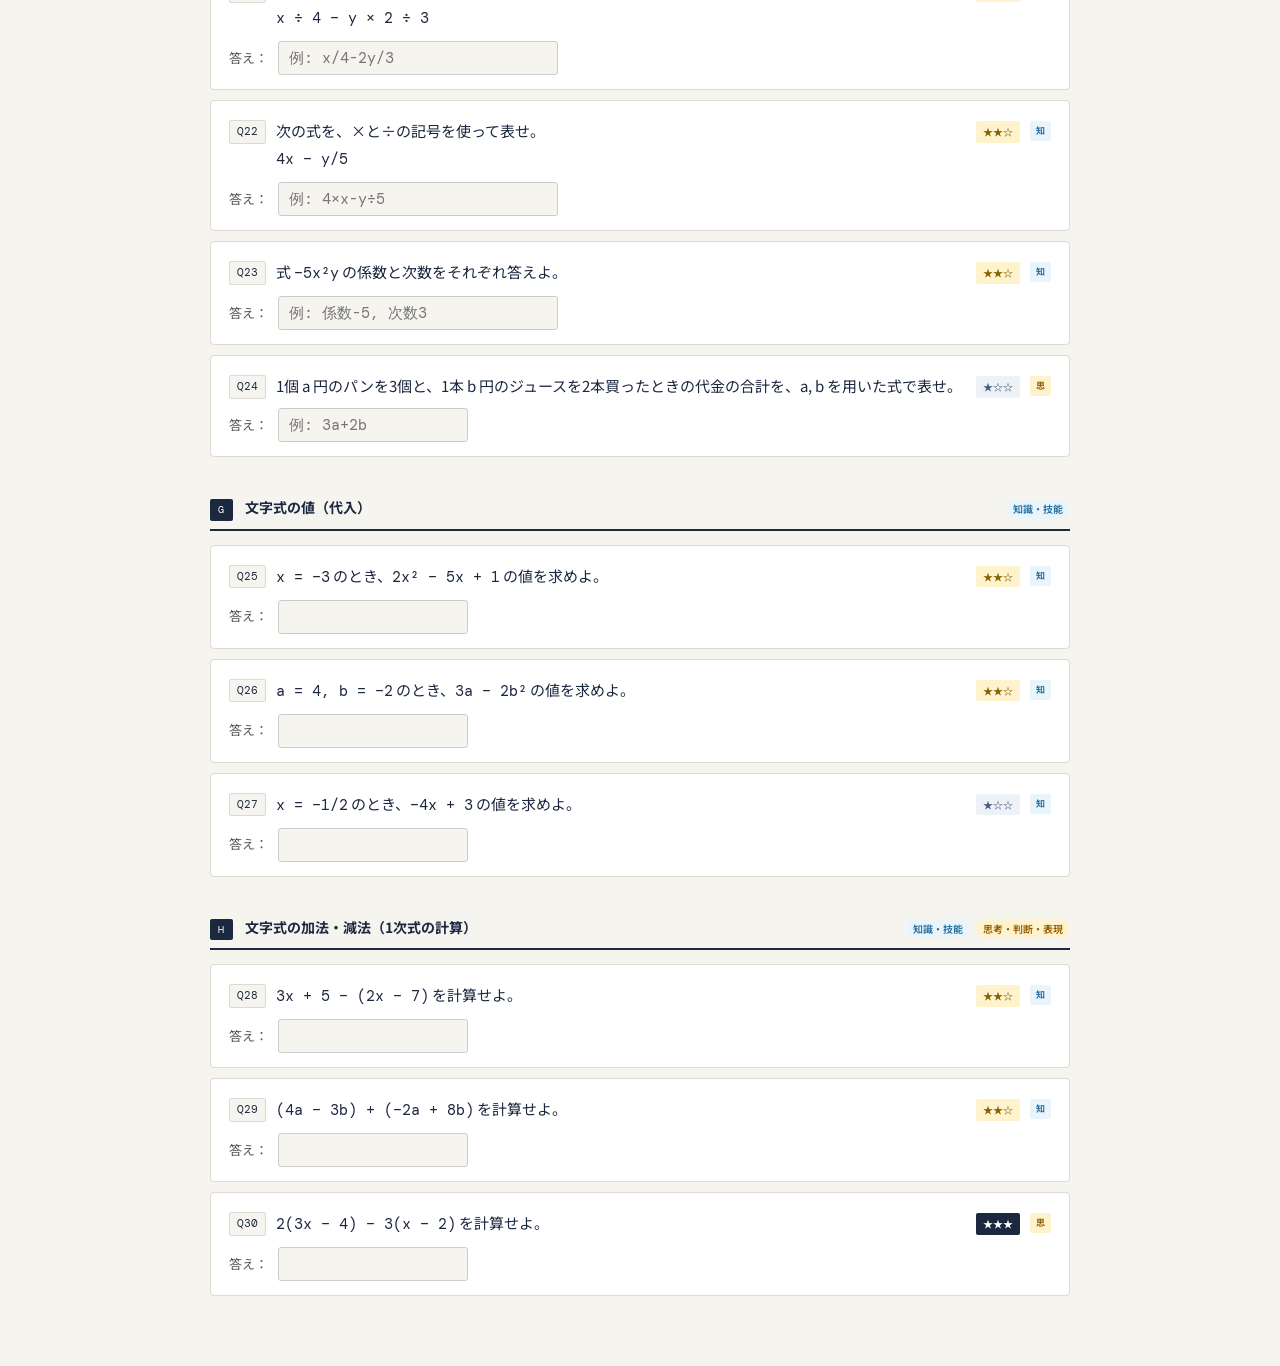
<file: quizzes/g1-1st-term-math.html>
<!DOCTYPE html>
<html lang="ja">
<head>
<meta charset="UTF-8">
<meta name="viewport" content="width=device-width, initial-scale=1.0">
<title>令和8年度 第1学期末テスト 数学練習問題</title>
<link rel="stylesheet" href="../style.css">
</head>
<body>

<header>
  <div class="header-inner">
    <div class="header-title-block">
      <div class="header-eyebrow">令和8年度 第1学期末テスト対策 ／ 数学</div>
      <h1>数学 練習問題 30問
        <small>東京書籍「新編 新しい数学1」準拠</small>
      </h1>
    </div>
    <div class="header-tags">
      <span class="tag tag-red">1年生</span>
      <span class="tag tag-blue">第1章 正負の数</span>
      <span class="tag tag-blue">第2章 文字と式（加減まで）</span>
      <span class="tag tag-gray">偏差値67レベル</span>
    </div>
  </div>
</header>

<div class="hyoka-bar">
  <div class="hyoka-bar-inner">
    <strong>評価の観点：</strong>
    <span><span class="hyoka-dot chi"></span> 知識・技能</span>
    <span><span class="hyoka-dot shi"></span> 思考・判断・表現</span>
    <span><span class="hyoka-dot tai"></span> 主体的に学習に取り組む態度</span>
    <span style="margin-left:auto;font-size:10px;"><a href="../index.html" style="color:#a0b8cc;">← 範囲・問題集一覧へ戻る</a> ／ Enter キーで次の問題へ移動</span>
  </div>
</div>

<div id="score-bar">
  <div class="score-bar-inner">
    <div class="score-num" id="score-disp">0 <small>/ 30</small></div>
    <div class="progress-wrap">
      <div class="progress-label" id="prog-label">未回答: 30問</div>
      <div class="progress-outer"><div class="progress-inner" id="prog-inner"></div></div>
    </div>
    <button class="btn-primary" onclick="checkAll()">全問採点する</button>
    <button class="btn-secondary" onclick="resetAll()">リセット</button>
    <button class="btn-secondary" onclick="clearRecord()">記録を消去</button>
    <div id="score-record"></div>
    <span class="print-btn-group">
      <button class="btn-secondary" onclick="printQuestions()">問題を印刷</button>
      <button class="btn-secondary" onclick="printAnswers()">解答・解説を印刷</button>
    </span>
  </div>
</div>

<main>

<!-- ===================== SECTION A ===================== -->
<div class="sec-head">
  <span class="sec-label">A</span>
  <span class="sec-title">正の数・負の数の意味・大小・絶対値</span>
  <span class="sec-hyoka">
    <span class="chi-tag">知識・技能</span>
    <span class="shi-tag">思考・判断・表現</span>
  </span>
</div>

<!-- Q1 -->
<div class="q-card" id="qc1">
  <div class="q-header">
    <span class="q-num">Q01</span>
    <div class="q-text">気温が −4℃の日から3℃上がったときの気温を答えよ。</div>
    <span class="diff-tag diff-B">★☆☆</span>
    <span class="q-hyoka-badge chi-tag">知</span>
  </div>
  <div class="q-input-row"><label>答え：</label><input class="ans-input" id="q1" type="text" placeholder="例: -1℃"></div>
  <div class="q-feedback" id="fb1"></div>
</div>

<!-- Q2 -->
<div class="q-card" id="qc2">
  <div class="q-header">
    <span class="q-num">Q02</span>
    <div class="q-text">絶対値が <span class="math">5/3</span> より小さい整数をすべて答えよ。</div>
    <span class="diff-tag diff-A">★★☆</span>
    <span class="q-hyoka-badge chi-tag">知</span>
  </div>
  <div class="q-input-row"><label>答え：</label><input class="ans-input" id="q2" type="text" placeholder="カンマ区切り"></div>
  <div class="q-feedback" id="fb2"></div>
</div>

<!-- Q3 -->
<div class="q-card" id="qc3">
  <div class="q-header">
    <span class="q-num">Q03</span>
    <div class="q-text">−3, +1.5, 0, −<span class="math">1/2</span>, +4 を小さい順に並べよ。</div>
    <span class="diff-tag diff-B">★☆☆</span>
    <span class="q-hyoka-badge chi-tag">知</span>
  </div>
  <div class="q-input-row"><label>答え：</label><input class="ans-input wide" id="q3" type="text" placeholder="カンマ区切りで"></div>
  <div class="q-feedback" id="fb3"></div>
</div>

<!-- Q4 -->
<div class="q-card" id="qc4">
  <div class="q-header">
    <span class="q-num">Q04</span>
    <div class="q-text">次の数を、東西への移動で表されているとき、基準から西に何 km いるかを答えよ。<br>「東に3km 移動→西に7km 移動→東に2km 移動」</div>
    <span class="diff-tag diff-A">★★☆</span>
    <span class="q-hyoka-badge shi-tag">思</span>
  </div>
  <div class="q-input-row"><label>答え：</label><input class="ans-input" id="q4" type="text" placeholder="例: 西に2km"></div>
  <div class="q-feedback" id="fb4"></div>
</div>

<!-- ===================== SECTION B ===================== -->
<div class="sec-head">
  <span class="sec-label">B</span>
  <span class="sec-title">正負の数の加法・減法</span>
  <span class="sec-hyoka">
    <span class="chi-tag">知識・技能</span>
    <span class="shi-tag">思考・判断・表現</span>
  </span>
</div>

<!-- Q5 -->
<div class="q-card" id="qc5">
  <div class="q-header">
    <span class="q-num">Q05</span>
    <div class="q-text">（−13）＋（−8）＋25＋（−4）を計算せよ。</div>
    <span class="diff-tag diff-B">★☆☆</span>
    <span class="q-hyoka-badge chi-tag">知</span>
  </div>
  <div class="q-input-row"><label>答え：</label><input class="ans-input" id="q5" type="text"></div>
  <div class="q-feedback" id="fb5"></div>
</div>

<!-- Q6 -->
<div class="q-card" id="qc6">
  <div class="q-header">
    <span class="q-num">Q06</span>
    <div class="q-text">5 − (−3) − 8 − (+6) を計算せよ。</div>
    <span class="diff-tag diff-A">★★☆</span>
    <span class="q-hyoka-badge chi-tag">知</span>
  </div>
  <div class="q-input-row"><label>答え：</label><input class="ans-input" id="q6" type="text"></div>
  <div class="q-feedback" id="fb6"></div>
</div>

<!-- Q7 -->
<div class="q-card" id="qc7">
  <div class="q-header">
    <span class="q-num">Q07</span>
    <div class="q-text">−<span class="math">3/4</span> ＋ <span class="math">5/6</span> − (−<span class="math">1/12</span>) を計算せよ。</div>
    <span class="diff-tag diff-A">★★☆</span>
    <span class="q-hyoka-badge chi-tag">知</span>
  </div>
  <div class="q-input-row"><label>答え：</label><input class="ans-input" id="q7" type="text" placeholder="分数で答えよ"></div>
  <div class="q-feedback" id="fb7"></div>
</div>

<!-- Q8 -->
<div class="q-card" id="qc8">
  <div class="q-header">
    <span class="q-num">Q08</span>
    <div class="q-text">正負の数の加法と減法が混じった式 −3 − (−7) + (−2) − 5 を、正の項・負の項だけを並べた式になおしてから計算せよ。</div>
    <span class="diff-tag diff-A">★★☆</span>
    <span class="q-hyoka-badge shi-tag">思</span>
  </div>
  <div class="q-input-row"><label>答え（計算結果）：</label><input class="ans-input" id="q8" type="text"></div>
  <div class="q-feedback" id="fb8"></div>
</div>

<!-- ===================== SECTION C ===================== -->
<div class="sec-head">
  <span class="sec-label">C</span>
  <span class="sec-title">乗法・除法・累乗と符号</span>
  <span class="sec-hyoka">
    <span class="chi-tag">知識・技能</span>
    <span class="shi-tag">思考・判断・表現</span>
  </span>
</div>

<!-- Q9 -->
<div class="q-card" id="qc9">
  <div class="q-header">
    <span class="q-num">Q09</span>
    <div class="q-text">（−4）× 3 × (−5) × (−2) を計算せよ。</div>
    <span class="diff-tag diff-A">★★☆</span>
    <span class="q-hyoka-badge chi-tag">知</span>
  </div>
  <div class="q-input-row"><label>答え：</label><input class="ans-input" id="q9" type="text"></div>
  <div class="q-feedback" id="fb9"></div>
</div>

<!-- Q10 -->
<div class="q-card" id="qc10">
  <div class="q-header">
    <span class="q-num">Q10</span>
    <div class="q-text">（−3）² の値と −3² の値をそれぞれ求めよ。（形式：a, b）</div>
    <span class="diff-tag diff-A">★★☆</span>
    <span class="q-hyoka-badge shi-tag">思</span>
  </div>
  <div class="q-input-row"><label>答え：</label><input class="ans-input" id="q10" type="text" placeholder="例: 9, -9"></div>
  <div class="q-feedback" id="fb10"></div>
</div>

<!-- Q11 -->
<div class="q-card" id="qc11">
  <div class="q-header">
    <span class="q-num">Q11</span>
    <div class="q-text">48 ÷ (−6) ÷ (−<span class="math">4/3</span>) を計算せよ。</div>
    <span class="diff-tag diff-A">★★☆</span>
    <span class="q-hyoka-badge chi-tag">知</span>
  </div>
  <div class="q-input-row"><label>答え：</label><input class="ans-input" id="q11" type="text"></div>
  <div class="q-feedback" id="fb11"></div>
</div>

<!-- Q12 -->
<div class="q-card" id="qc12">
  <div class="q-header">
    <span class="q-num">Q12</span>
    <div class="q-text">(−2)³ ÷ 4 × (−3) を計算せよ。</div>
    <span class="diff-tag diff-A">★★☆</span>
    <span class="q-hyoka-badge chi-tag">知</span>
  </div>
  <div class="q-input-row"><label>答え：</label><input class="ans-input" id="q12" type="text"></div>
  <div class="q-feedback" id="fb12"></div>
</div>

<!-- Q13 -->
<div class="q-card" id="qc13">
  <div class="q-header">
    <span class="q-num">Q13</span>
    <div class="q-text">誤りのある計算を見つけよ。<br>
    ① (−3)² = −9 &nbsp;&nbsp; ② −(−4)² = −16 &nbsp;&nbsp; ③ (−2)³ = −8<br>
    誤りの番号と正しい値を答えよ。（形式：①, 正しい値）</div>
    <span class="diff-tag diff-S">★★★</span>
    <span class="q-hyoka-badge shi-tag">思</span>
  </div>
  <div class="q-input-row"><label>答え：</label><input class="ans-input wide" id="q13" type="text" placeholder="例: ②, 16"></div>
  <div class="q-feedback" id="fb13"></div>
</div>

<!-- ===================== SECTION D ===================== -->
<div class="sec-head">
  <span class="sec-label">D</span>
  <span class="sec-title">四則混合計算・分配法則の活用</span>
  <span class="sec-hyoka">
    <span class="chi-tag">知識・技能</span>
    <span class="shi-tag">思考・判断・表現</span>
  </span>
</div>

<!-- Q14 -->
<div class="q-card" id="qc14">
  <div class="q-header">
    <span class="q-num">Q14</span>
    <div class="q-text">−5² ÷ (−5) + (−3)² − 10 ÷ 2 を計算せよ。</div>
    <span class="diff-tag diff-A">★★☆</span>
    <span class="q-hyoka-badge chi-tag">知</span>
  </div>
  <div class="q-input-row"><label>答え：</label><input class="ans-input" id="q14" type="text"></div>
  <div class="q-feedback" id="fb14"></div>
</div>

<!-- Q15 -->
<div class="q-card" id="qc15">
  <div class="q-header">
    <span class="q-num">Q15</span>
    <div class="q-text">6 − 4 × {3 − (−2)² + 1} を計算せよ。</div>
    <span class="diff-tag diff-S">★★★</span>
    <span class="q-hyoka-badge chi-tag">知</span>
  </div>
  <div class="q-input-row"><label>答え：</label><input class="ans-input" id="q15" type="text"></div>
  <div class="q-feedback" id="fb15"></div>
</div>

<!-- Q16 -->
<div class="q-card" id="qc16">
  <div class="q-header">
    <span class="q-num">Q16</span>
    <div class="q-text">99 × (−13) + (−13) を分配法則を工夫して計算せよ。</div>
    <span class="diff-tag diff-A">★★☆</span>
    <span class="q-hyoka-badge shi-tag">思</span>
  </div>
  <div class="q-input-row"><label>答え：</label><input class="ans-input" id="q16" type="text"></div>
  <div class="q-feedback" id="fb16"></div>
</div>

<!-- Q17 -->
<div class="q-card" id="qc17">
  <div class="q-header">
    <span class="q-num">Q17</span>
    <div class="q-text">（−1.25）×（−16）− 4 × (−1.25) を分配法則を使って計算せよ。</div>
    <span class="diff-tag diff-S">★★★</span>
    <span class="q-hyoka-badge shi-tag">思</span>
  </div>
  <div class="q-input-row"><label>答え：</label><input class="ans-input" id="q17" type="text"></div>
  <div class="q-feedback" id="fb17"></div>
</div>

<!-- ===================== SECTION E ===================== -->
<div class="sec-head">
  <span class="sec-label">E</span>
  <span class="sec-title">素因数分解・数の性質への活用</span>
  <span class="sec-hyoka">
    <span class="chi-tag">知識・技能</span>
    <span class="shi-tag">思考・判断・表現</span>
    <span class="tai-tag">態度</span>
  </span>
</div>

<!-- Q18 -->
<div class="q-card" id="qc18">
  <div class="q-header">
    <span class="q-num">Q18</span>
    <div class="q-text">180 を素因数分解せよ。</div>
    <span class="diff-tag diff-B">★☆☆</span>
    <span class="q-hyoka-badge chi-tag">知</span>
  </div>
  <div class="q-input-row"><label>答え：</label><input class="ans-input wide" id="q18" type="text" placeholder="例: 2^2×3^2×5"></div>
  <div class="q-feedback" id="fb18"></div>
</div>

<!-- Q19 -->
<div class="q-card" id="qc19">
  <div class="q-header">
    <span class="q-num">Q19</span>
    <div class="q-text">素因数分解を使って、252n が整数の2乗になる最小の自然数 n を求めよ。</div>
    <span class="diff-tag diff-S">★★★</span>
    <span class="q-hyoka-badge shi-tag">思</span>
  </div>
  <div class="q-input-row"><label>答え：</label><input class="ans-input" id="q19" type="text"></div>
  <div class="q-feedback" id="fb19"></div>
</div>

<!-- ===================== SECTION F ===================== -->
<div class="sec-head">
  <span class="sec-label">F</span>
  <span class="sec-title">文字を使った式の表し方</span>
  <span class="sec-hyoka">
    <span class="chi-tag">知識・技能</span>
    <span class="shi-tag">思考・判断・表現</span>
  </span>
</div>

<!-- Q20 -->
<div class="q-card" id="qc20">
  <div class="q-header">
    <span class="q-num">Q20</span>
    <div class="q-text">次の式を、×の記号を省いて表せ。<br><span class="math">a × (−3) × b × a</span></div>
    <span class="diff-tag diff-B">★☆☆</span>
    <span class="q-hyoka-badge chi-tag">知</span>
  </div>
  <div class="q-input-row"><label>答え：</label><input class="ans-input" id="q20" type="text" placeholder="例: -3a^2b"></div>
  <div class="q-feedback" id="fb20"></div>
</div>

<!-- Q21 -->
<div class="q-card" id="qc21">
  <div class="q-header">
    <span class="q-num">Q21</span>
    <div class="q-text">次の式を、×と÷の記号を省いて表せ。<br><span class="math">x ÷ 4 − y × 2 ÷ 3</span></div>
    <span class="diff-tag diff-A">★★☆</span>
    <span class="q-hyoka-badge chi-tag">知</span>
  </div>
  <div class="q-input-row"><label>答え：</label><input class="ans-input wide" id="q21" type="text" placeholder="例: x/4-2y/3"></div>
  <div class="q-feedback" id="fb21"></div>
</div>

<!-- Q22 -->
<div class="q-card" id="qc22">
  <div class="q-header">
    <span class="q-num">Q22</span>
    <div class="q-text">次の式を、×と÷の記号を使って表せ。<br><span class="math">4x − y/5</span></div>
    <span class="diff-tag diff-A">★★☆</span>
    <span class="q-hyoka-badge chi-tag">知</span>
  </div>
  <div class="q-input-row"><label>答え：</label><input class="ans-input wide" id="q22" type="text" placeholder="例: 4×x-y÷5"></div>
  <div class="q-feedback" id="fb22"></div>
</div>

<!-- Q23 -->
<div class="q-card" id="qc23">
  <div class="q-header">
    <span class="q-num">Q23</span>
    <div class="q-text">式 <span class="math">−5x²y</span> の係数と次数をそれぞれ答えよ。</div>
    <span class="diff-tag diff-A">★★☆</span>
    <span class="q-hyoka-badge chi-tag">知</span>
  </div>
  <div class="q-input-row"><label>答え：</label><input class="ans-input wide" id="q23" type="text" placeholder="例: 係数-5, 次数3"></div>
  <div class="q-feedback" id="fb23"></div>
</div>

<!-- Q24 -->
<div class="q-card" id="qc24">
  <div class="q-header">
    <span class="q-num">Q24</span>
    <div class="q-text">1個 a 円のパンを3個と、1本 b 円のジュースを2本買ったときの代金の合計を、a, b を用いた式で表せ。</div>
    <span class="diff-tag diff-B">★☆☆</span>
    <span class="q-hyoka-badge shi-tag">思</span>
  </div>
  <div class="q-input-row"><label>答え：</label><input class="ans-input" id="q24" type="text" placeholder="例: 3a+2b"></div>
  <div class="q-feedback" id="fb24"></div>
</div>

<!-- ===================== SECTION G ===================== -->
<div class="sec-head">
  <span class="sec-label">G</span>
  <span class="sec-title">文字式の値（代入）</span>
  <span class="sec-hyoka">
    <span class="chi-tag">知識・技能</span>
  </span>
</div>

<!-- Q25 -->
<div class="q-card" id="qc25">
  <div class="q-header">
    <span class="q-num">Q25</span>
    <div class="q-text"><span class="math">x = −3</span> のとき、<span class="math">2x² − 5x + 1</span> の値を求めよ。</div>
    <span class="diff-tag diff-A">★★☆</span>
    <span class="q-hyoka-badge chi-tag">知</span>
  </div>
  <div class="q-input-row"><label>答え：</label><input class="ans-input" id="q25" type="text"></div>
  <div class="q-feedback" id="fb25"></div>
</div>

<!-- Q26 -->
<div class="q-card" id="qc26">
  <div class="q-header">
    <span class="q-num">Q26</span>
    <div class="q-text"><span class="math">a = 4, b = −2</span> のとき、<span class="math">3a − 2b²</span> の値を求めよ。</div>
    <span class="diff-tag diff-A">★★☆</span>
    <span class="q-hyoka-badge chi-tag">知</span>
  </div>
  <div class="q-input-row"><label>答え：</label><input class="ans-input" id="q26" type="text"></div>
  <div class="q-feedback" id="fb26"></div>
</div>

<!-- Q27 -->
<div class="q-card" id="qc27">
  <div class="q-header">
    <span class="q-num">Q27</span>
    <div class="q-text"><span class="math">x = −1/2</span> のとき、<span class="math">−4x + 3</span> の値を求めよ。</div>
    <span class="diff-tag diff-B">★☆☆</span>
    <span class="q-hyoka-badge chi-tag">知</span>
  </div>
  <div class="q-input-row"><label>答え：</label><input class="ans-input" id="q27" type="text"></div>
  <div class="q-feedback" id="fb27"></div>
</div>

<!-- ===================== SECTION H ===================== -->
<div class="sec-head">
  <span class="sec-label">H</span>
  <span class="sec-title">文字式の加法・減法（1次式の計算）</span>
  <span class="sec-hyoka">
    <span class="chi-tag">知識・技能</span>
    <span class="shi-tag">思考・判断・表現</span>
  </span>
</div>

<!-- Q28 -->
<div class="q-card" id="qc28">
  <div class="q-header">
    <span class="q-num">Q28</span>
    <div class="q-text"><span class="math">3x + 5 − (2x − 7)</span> を計算せよ。</div>
    <span class="diff-tag diff-A">★★☆</span>
    <span class="q-hyoka-badge chi-tag">知</span>
  </div>
  <div class="q-input-row"><label>答え：</label><input class="ans-input" id="q28" type="text"></div>
  <div class="q-feedback" id="fb28"></div>
</div>

<!-- Q29 -->
<div class="q-card" id="qc29">
  <div class="q-header">
    <span class="q-num">Q29</span>
    <div class="q-text"><span class="math">(4a − 3b) + (−2a + 8b)</span> を計算せよ。</div>
    <span class="diff-tag diff-A">★★☆</span>
    <span class="q-hyoka-badge chi-tag">知</span>
  </div>
  <div class="q-input-row"><label>答え：</label><input class="ans-input" id="q29" type="text"></div>
  <div class="q-feedback" id="fb29"></div>
</div>

<!-- Q30 -->
<div class="q-card" id="qc30">
  <div class="q-header">
    <span class="q-num">Q30</span>
    <div class="q-text"><span class="math">2(3x − 4) − 3(x − 2)</span> を計算せよ。</div>
    <span class="diff-tag diff-S">★★★</span>
    <span class="q-hyoka-badge shi-tag">思</span>
  </div>
  <div class="q-input-row"><label>答え：</label><input class="ans-input" id="q30" type="text"></div>
  <div class="q-feedback" id="fb30"></div>
</div>

<div id="result-panel">
  <h2>採点結果</h2>
  <div class="big-score" id="result-score">0<em> / 30</em></div>
  <div class="result-comment" id="result-comment"></div>
  <div class="result-breakdown" id="result-breakdown"></div>
</div>

</main>

<script src="../quiz-engine.js"></script>
<script>
const questions = [
  { num: 1,  hyoka: 'chi', answer: '-1℃',        hint: '基準の温度に変化量を加える：−4＋3',
    trivia: 'セルシウス度（℃）を考案したスウェーデンのアンデルス・セルシウスは、当初は水の沸点を0度、氷点を100度と、現在とは逆に定めていた。今の向きになったのは彼の死後のこと。',
    check: v => qAccept(v, ['-1℃','-1度','-1']) },
  { num: 2,  hyoka: 'chi', answer: '-1, 0, 1',    hint: '5/3 ≒1.67 なので、絶対値が1.67より小さい整数を探す。',
    trivia: '絶対値を表す記号 |x| は、1841年にドイツの数学者ワイエルシュトラスが使い始めたもの。数学の記号としては意外に新しい。',
    check: v => qAcceptSet(v, [['-1','0','1']]) },
  { num: 3,  hyoka: 'chi', answer: '-3, -1/2, 0, 1.5, 4', hint: '数直線をイメージして左から右へ並べる。',
    trivia: '数直線の上に負の数を並べて表す方法を広めたのは、17世紀イギリスの数学者ジョン・ウォリス。それ以前、負の数はヨーロッパでは「ありえない数」と呼ばれ、長く受け入れられなかった。',
    check: v => qAcceptOrdered(v, [
      ['-3','-1/2','0','1.5','4'], ['-3','-0.5','0','1.5','4'],
      ['-3','-1/2','0','+1.5','+4'], ['-3','-0.5','0','+1.5','+4']
    ]) },
  { num: 4,  hyoka: 'shi', answer: '西に2km',     hint: '東を＋として、+3−7+2 を計算する。',
    trivia: '反対向きの量を＋と−で表す発想は古く、中国の数学書『九章算術』では赤い算木で正の数、黒い算木で負の数を表していた。会計の「赤字・黒字」とは逆なのが面白い。',
    check: v => qAccept(v, ['西に2km','西2km','2km西','-2km']) },
  { num: 5,  hyoka: 'chi', answer: '0',           hint: '−13−8+25−4 の順に計算する。',
    trivia: '足す順番を入れかえてよい性質を「交換法則」、どこから先に足してもよい性質を「結合法則」という。この2つがあるから、計算しやすい組み合わせを自由に選べる。',
    check: v => qAccept(v, ['0']) },
  { num: 6,  hyoka: 'chi', answer: '-6',          hint: '減法は符号を変えて加法に直す：5+3−8−6',
    trivia: '「−(−3)＝+3」のような負の数の計算規則を初めて体系的に書き残したのは、7世紀インドの数学者ブラーマグプタ。彼は正の数を「財産」、負の数を「借金」にたとえて説明した。',
    check: v => qAccept(v, ['-6']) },
  { num: 7,  hyoka: 'chi', answer: '1/6',         hint: '分母を12にそろえて通分する。',
    trivia: '古代エジプトでは、分数は 2/3 を除いてすべて 1/2、1/3、1/5 のような「分子が1の分数」の和で表していた。通分という便利な発想が生まれるまでには長い時間がかかった。',
    check: v => qAccept(v, ['1/6']) },
  { num: 8,  hyoka: 'shi', answer: '-3',          hint: '正の項 7 と負の項 3,2,5 に整理してから計算する。',
    trivia: '式を「項の並び」として見る力は、この先の数学でずっと役に立つ。−3−(−7)+(−2)−5 は「+7、−3、−2、−5 という4つの項の和」と読み替えられる。',
    check: v => qAccept(v, ['-3']) },
  { num: 9,  hyoka: 'chi', answer: '-120',        hint: '負の数が奇数個（3個）あるので積は負になる。',
    trivia: 'かけ算の答えの符号は、負の数が何個あるかだけで決まる。奇数個なら−、偶数個なら+。負の数を「向きを反転させる操作」と考えると納得しやすい。',
    check: v => qAccept(v, ['-120']) },
  { num: 10, hyoka: 'shi', answer: '9, -9',       hint: '(−3)² はかっこごと2乗、−3² は3²にマイナスをつける。',
    trivia: 'x² のように右肩へ小さく数字を書く指数の書き方は、1637年にフランスのデカルトが著書『幾何学』で使って広まった。「我思う、ゆえに我あり」で有名な、あのデカルト。',
    check: v => qAccept(v, ['9, -9','9,-9']) },
  { num: 11, hyoka: 'chi', answer: '6',           hint: '48÷(−6)＝−8、−8÷(−4/3)＝−8×(−3/4)',
    trivia: 'わり算をかけ算に直すときに使う「逆数」は、かけると1になる相手の数のこと。0だけは逆数を持たない。これが「0でわってはいけない」理由でもある。',
    check: v => qAccept(v, ['6']) },
  { num: 12, hyoka: 'chi', answer: '6',           hint: '(−2)³＝−8。−8÷4＝−2、−2×(−3)＝6',
    trivia: '3乗を「立方」というのは立方体の体積に由来する。2乗を「平方」というのが正方形の面積に由来するのと同じ発想で、どちらも図形から生まれた言葉。',
    check: v => qAccept(v, ['6']) },
  { num: 13, hyoka: 'shi', answer: '①, 9',        hint: '(−3)² はかっこごと2乗するので必ず正の数になる。',
    trivia: '(−3)² と −3² の取りちがえは、定期テストで最も多い失点原因のひとつ。かっこは「この範囲をまとめて2乗せよ」という指示だと考えるとミスが減る。',
    check: v => qAccept(v, ['①, 9','①,9','1, 9','1,9']) },
  { num: 14, hyoka: 'chi', answer: '9',           hint: '−5²＝−25。−25÷(−5)＝5、(−3)²＝9、10÷2＝5',
    trivia: '四則の計算順序（かっこ→累乗→乗除→加減）は世界共通のルール。英語圏では頭文字をとって「PEMDAS」という語呂合わせで覚えることが多い。',
    check: v => qAccept(v, ['9']) },
  { num: 15, hyoka: 'chi', answer: '6',           hint: '{ }の中を先に計算：3−4+1＝0',
    trivia: 'かっこは内側から ( ) 丸かっこ、{ } 中かっこ、[ ] 大かっこ の順に使う。英語では { } を brace（留め金）と呼び、形がそのまま名前になっている。',
    check: v => qAccept(v, ['6']) },
  { num: 16, hyoka: 'shi', answer: '-1300',       hint: '−13を共通因数として (99+1) をくくり出す。',
    trivia: '共通な数でくくって計算する工夫は、暗算の達人が使うテクニックそのもの。分配法則は「計算を速くするための武器」でもある。',
    check: v => qAccept(v, ['-1300']) },
  { num: 17, hyoka: 'shi', answer: '25',          hint: '−1.25を共通因数としてくくり出すと (−1.25)×(−20)になる。',
    trivia: '1.25 は 5/4 と等しく、16や20のようなキリのよい数と相性がよい。小数を分数に直したとたん計算が一気に楽になることは珍しくない。',
    check: v => qAccept(v, ['25']) },
  { num: 18, hyoka: 'chi', answer: '2^2×3^2×5',   hint: '180を小さい素数から順に割っていく。',
    trivia: '「どんな自然数も素数の積としてただ1通りに表せる」という事実は"算術の基本定理"と呼ばれ、古代ギリシャのユークリッドの時代から知られている。',
    check: v => qAccept(v, ['2^2×3^2×5','2^2*3^2*5','2²×3²×5']) },
  { num: 19, hyoka: 'shi', answer: '7',           hint: '252＝2²×3²×7。指数が奇数の素因数（7）を1個かければ2乗になる。',
    trivia: '素因数分解は現代の暗号技術の土台でもある。巨大な数の素因数分解が非常に難しいことを利用して、インターネットの通信は守られている。',
    check: v => qAccept(v, ['7']) },
  { num: 20, hyoka: 'chi', answer: '-3a²b',       hint: '数は文字の前、同じ文字の積は累乗で表す。',
    trivia: '「×を省く」「数を文字の前に書く」といった文字式の書き方のルールは世界共通。だから言葉が通じない相手とも、数式なら意味が通じる。',
    check: v => qAccept(v, ['-3a^2b','-3a²b']) },
  { num: 21, hyoka: 'chi', answer: 'x/4-2y/3',    hint: '÷の記号は分数の形で表す。',
    trivia: '分数の横線（分数線）は12世紀のアラビアの数学者が使い始め、ヨーロッパへ伝わったといわれる。÷ の記号よりずっと古い。',
    check: v => qAccept(v, ['x/4-2y/3']) },
  { num: 22, hyoka: 'chi', answer: '4×x-y÷5',     hint: '文字式の逆で、省略された×÷を書き戻す。',
    trivia: '÷ の記号は1659年にスイスのラーンが使い始めたもの。実は世界的にはあまり普及せず、多くの国では分数か「/」で書く。',
    check: v => qAccept(v, ['4×x-y÷5','4*x-y/5']) },
  { num: 23, hyoka: 'chi', answer: '係数：-5、次数：3', hint: '次数は文字の個数の合計（x²は2個、yは1個で合計3）。',
    trivia: '「次数」は文字が何個かけ合わされているかを表す。次数1の式を一次式、次数2の式を二次式といい、中3で学ぶ二次方程式へとつながっていく。',
    check: v => qAccept(v, ['係数-5,次数3','係数:-5,次数:3','係数：-5、次数：3','-5,3']) },
  { num: 24, hyoka: 'shi', answer: '3a+2b（円）', hint: 'パン3個分の代金＋ジュース2本分の代金。',
    trivia: '文字を使うと「パン3個とジュース2本」という具体的な話を、値段が変わっても通用する一般的な形で表せる。これが文字式の最大の強み。',
    check: v => qAccept(v, ['3a+2b','3a+2b円','3a+2b(円)']) },
  { num: 25, hyoka: 'chi', answer: '34',          hint: 'x=−3を代入：2×9−5×(−3)+1',
    trivia: '代入するとき、負の数をかっこでくくる習慣をつけると符号ミスが激減する。2x² に x=−3 を入れるなら 2×(−3)² と書くのが安全。',
    check: v => qAccept(v, ['34']) },
  { num: 26, hyoka: 'chi', answer: '4',           hint: 'b²は先に2乗してから2倍する：3×4−2×4',
    trivia: '−2b² と (−2b)² はまったく別の値になる。累乗はすぐ左の1つの数（または文字）だけにかかる、というルールを思い出そう。',
    check: v => qAccept(v, ['4']) },
  { num: 27, hyoka: 'chi', answer: '5',           hint: '−4×(−1/2)＝2、2+3＝5',
    trivia: '分数の代入は、分数のまま計算を進めるのがコツ。途中で小数に直すと割り切れずに誤差が出ることがある。',
    check: v => qAccept(v, ['5']) },
  { num: 28, hyoka: 'chi', answer: 'x+12',        hint: 'かっこを外すとき、符号がすべて変わることに注意。',
    trivia: 'かっこの前がマイナスのとき中身すべての符号が反転するのは、−1 が分配されているから。−(2x−7)＝(−1)×(2x−7) と考えると納得できる。',
    check: v => qAccept(v, ['x+12']) },
  { num: 29, hyoka: 'chi', answer: '2a+5b',       hint: '同類項（aの項どうし、bの項どうし）をまとめる。',
    trivia: '文字の部分が同じ項どうしを「同類項」という。3a と 5a はまとめられるが 3a と 3b はまとめられない。単位のちがう量は足せないのと同じ感覚。',
    check: v => qAccept(v, ['2a+5b']) },
  { num: 30, hyoka: 'shi', answer: '3x-2',        hint: '分配法則でかっこを外してから同類項をまとめる。',
    trivia: '分配法則は面積で図示できる。2(3x−4) は、たて2・よこ(3x−4)の長方形の面積として見ることができる。',
    check: v => qAccept(v, ['3x-2']) },
];
initQuiz(questions);
</script>

</body>
</html>
</file>
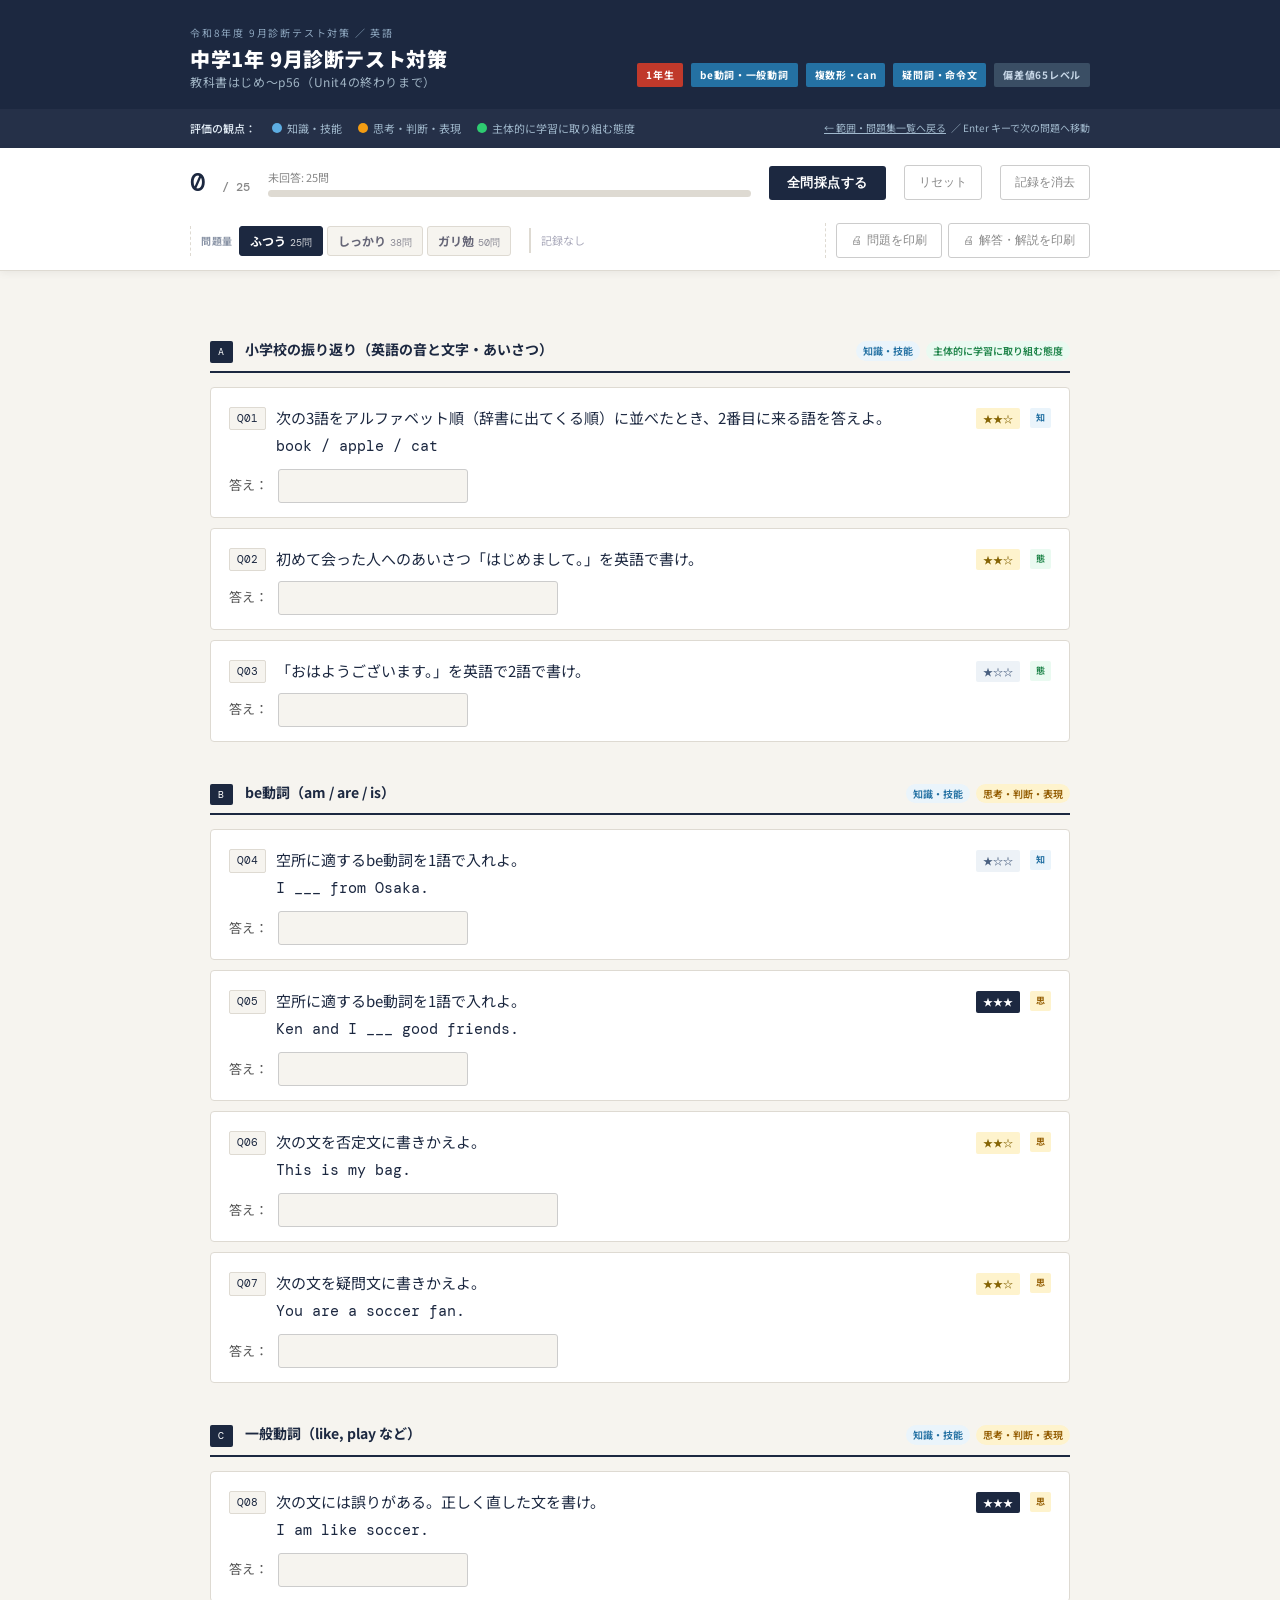
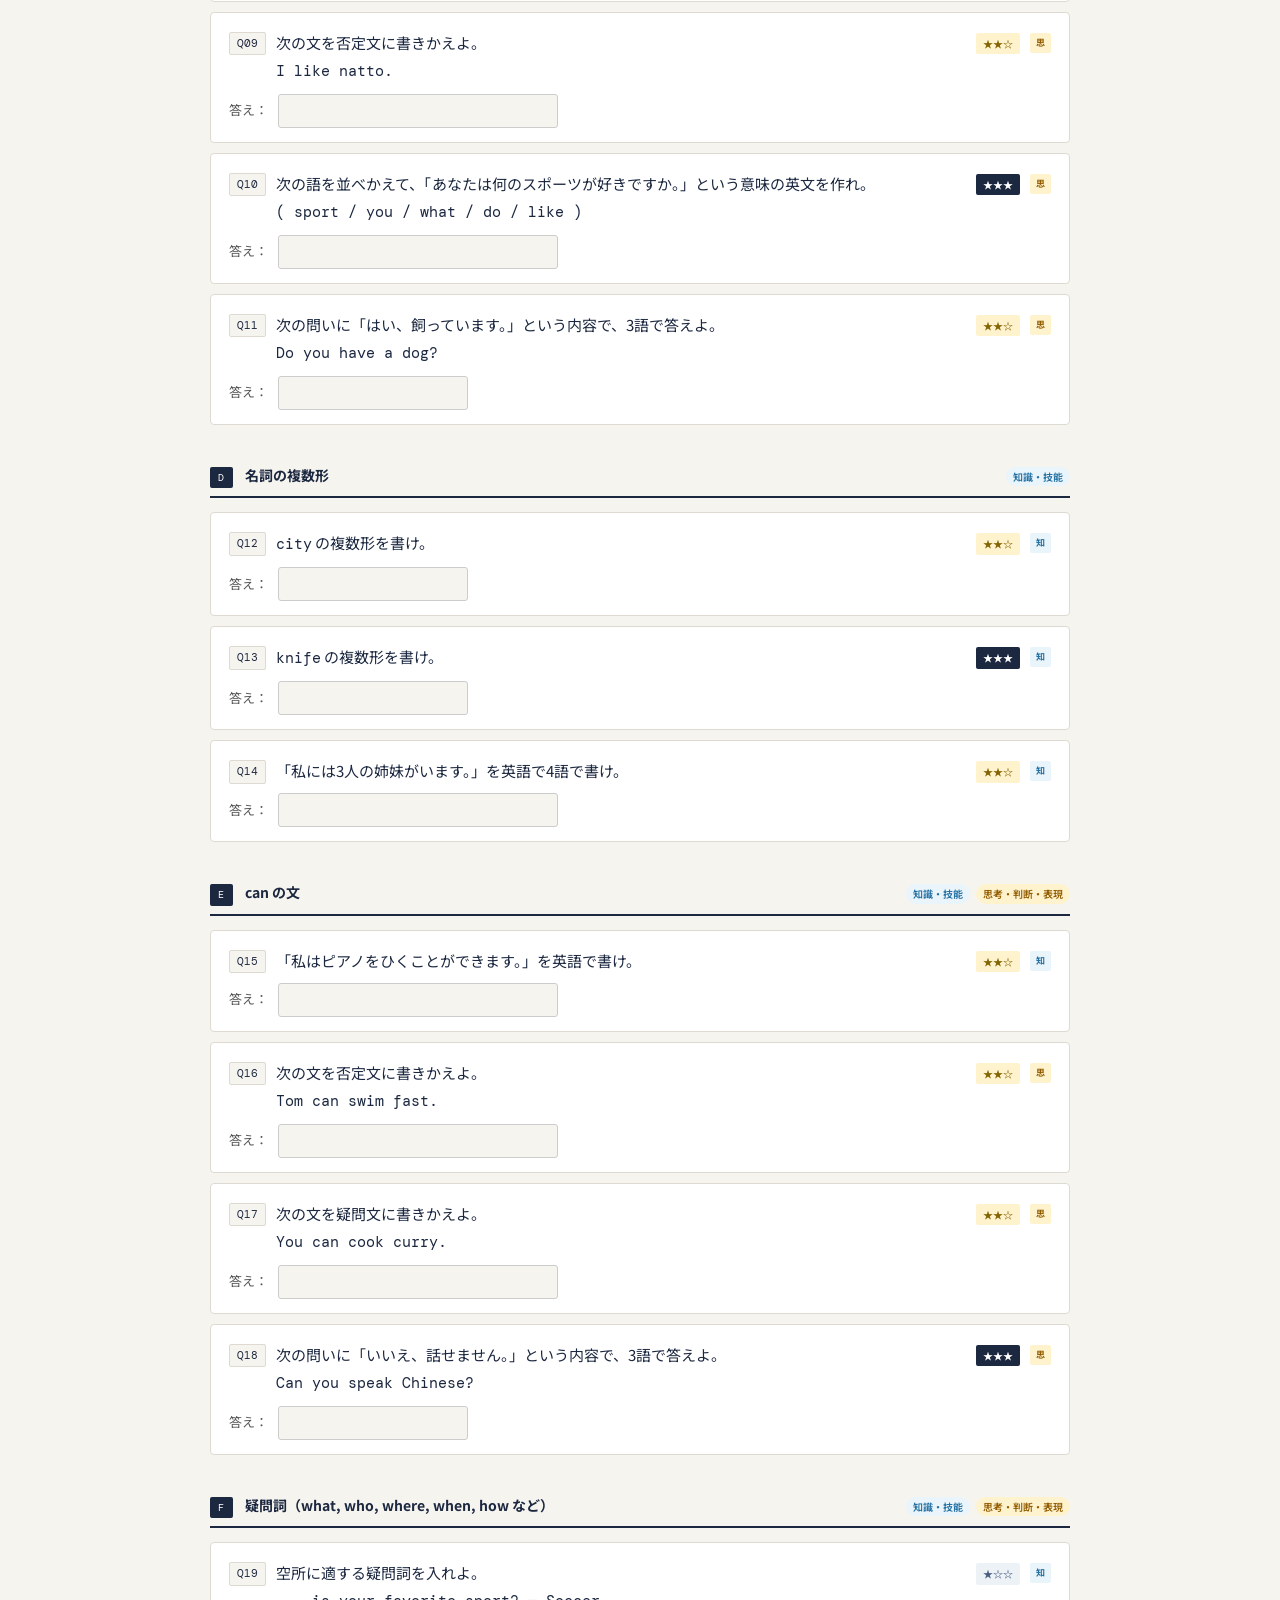
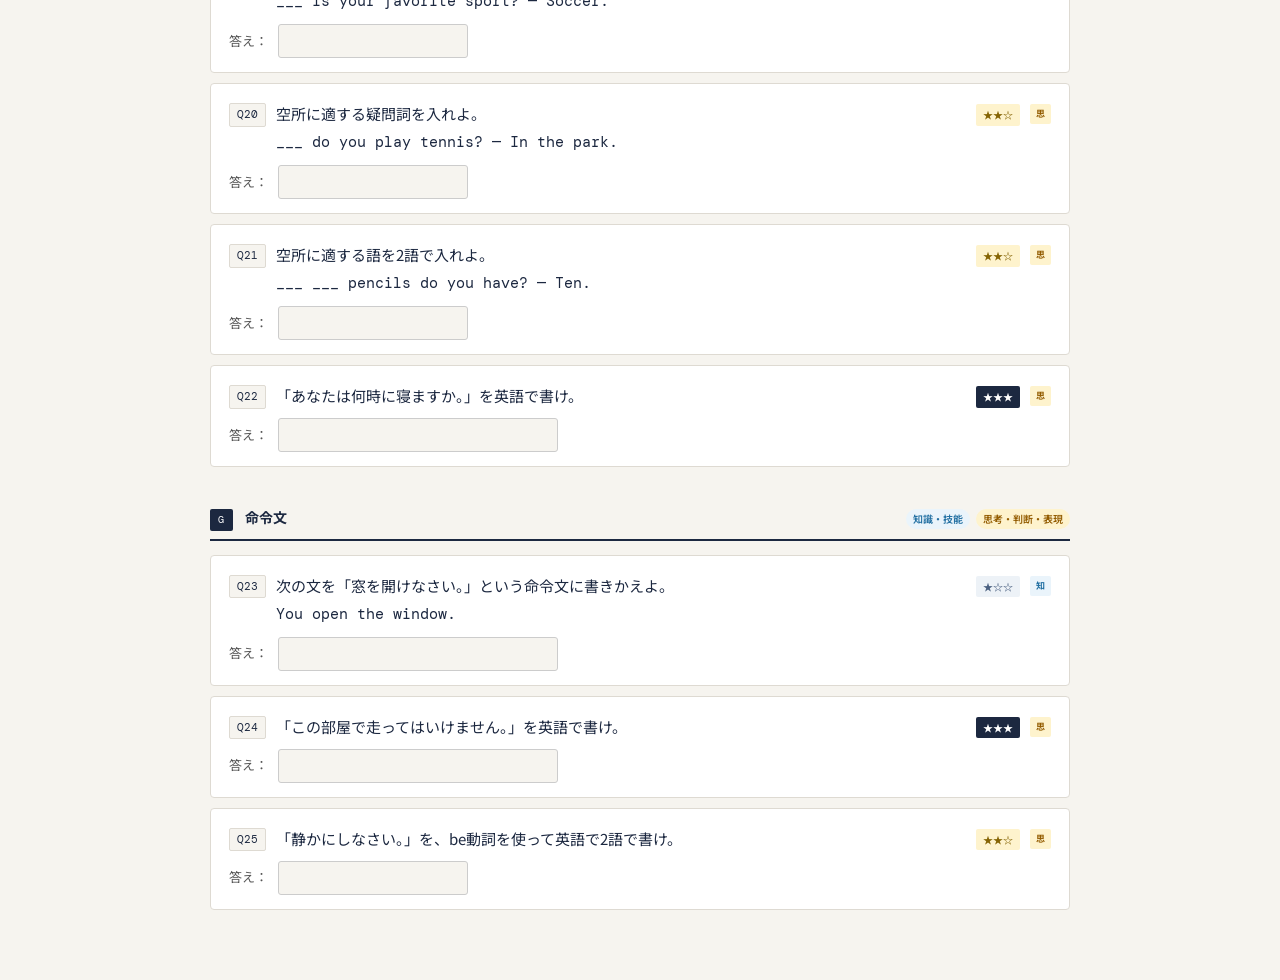
<file: quizzes/g1-sep-exam-english.html>
<!DOCTYPE html>
<html lang="ja">
<head>
<meta charset="UTF-8">
<meta name="viewport" content="width=device-width, initial-scale=1.0">
<title>中学1年 9月診断テスト対策 英語</title>
<link rel="stylesheet" href="../style.css">
</head>
<body>

<header>
  <div class="header-inner">
    <div class="header-title-block">
      <div class="header-eyebrow">令和8年度 9月診断テスト対策 ／ 英語</div>
      <h1>中学1年 9月診断テスト対策
        <small>教科書はじめ〜p56（Unit4の終わりまで）</small>
      </h1>
    </div>
    <div class="header-tags">
      <span class="tag tag-red">1年生</span>
      <span class="tag tag-blue">be動詞・一般動詞</span>
      <span class="tag tag-blue">複数形・can</span>
      <span class="tag tag-blue">疑問詞・命令文</span>
      <span class="tag tag-gray">偏差値65レベル</span>
    </div>
  </div>
</header>

<div class="hyoka-bar">
  <div class="hyoka-bar-inner">
    <strong>評価の観点：</strong>
    <span><span class="hyoka-dot chi"></span> 知識・技能</span>
    <span><span class="hyoka-dot shi"></span> 思考・判断・表現</span>
    <span><span class="hyoka-dot tai"></span> 主体的に学習に取り組む態度</span>
    <span style="margin-left:auto;font-size:10px;"><a href="../index.html" style="color:#a0b8cc;">← 範囲・問題集一覧へ戻る</a> ／ Enter キーで次の問題へ移動</span>
  </div>
</div>

<div id="score-bar">
  <div class="score-bar-inner">
    <div class="score-num" id="score-disp">0 <small>/ 25</small></div>
    <div class="progress-wrap">
      <div class="progress-label" id="prog-label">未回答: 25問</div>
      <div class="progress-outer"><div class="progress-inner" id="prog-inner"></div></div>
    </div>
    <button class="btn-primary" onclick="checkAll()">全問採点する</button>
    <button class="btn-secondary" onclick="resetAll()">リセット</button>
    <button class="btn-secondary" onclick="clearRecord()">記録を消去</button>
    <div id="score-record"></div>
    <span class="print-btn-group">
      <button class="btn-secondary" onclick="printQuestions()">問題を印刷</button>
      <button class="btn-secondary" onclick="printAnswers()">解答・解説を印刷</button>
    </span>
  </div>
</div>

<main id="quiz-main">

<div id="result-panel">
  <h2>採点結果</h2>
  <div class="big-score" id="result-score">0<em> / 25</em></div>
  <div class="result-comment" id="result-comment"></div>
  <div class="result-breakdown" id="result-breakdown"></div>
</div>

</main>

<script src="../quiz-engine.js"></script>
<script>
const sections = [
  { label: 'A', title: "小学校の振り返り（英語の音と文字・あいさつ）", hyoka: ['chi', 'tai'] },
  { label: 'B', title: "be動詞（am / are / is）", hyoka: ['chi', 'shi'] },
  { label: 'C', title: "一般動詞（like, play など）", hyoka: ['chi', 'shi'] },
  { label: 'D', title: "名詞の複数形", hyoka: ['chi'] },
  { label: 'E', title: "can の文", hyoka: ['chi', 'shi'] },
  { label: 'F', title: "疑問詞（what, who, where, when, how など）", hyoka: ['chi', 'shi'] },
  { label: 'G', title: "命令文", hyoka: ['chi', 'shi'] },
];
const questions = [
  { num: 1, sec: 'A', pri: 1, diff: 'A',
    text: "次の3語をアルファベット順（辞書に出てくる順）に並べたとき、2番目に来る語を答えよ。<br><span class=\"math\">book / apple / cat</span>",  hyoka: 'chi', answer: 'book', hint: '1文字目で比べると a → b → c の順になる。',
    trivia: 'この並べ方を alphabetical order という。1文字目が同じときは2文字目、それも同じなら3文字目…と順に比べていくのが辞書の決まり。',
    check: v => qAccept(v, ['book']) },
  { num: 2, sec: 'A', pri: 1, diff: 'A', wide: true,
    text: "初めて会った人へのあいさつ「はじめまして。」を英語で書け。",  hyoka: 'tai', answer: 'Nice to meet you.', hint: '初対面のときだけに使うあいさつ。',
    trivia: '2回目からは Nice to see you. に変わる。meet は「初めて会う」、see は「顔を合わせる」というちがいがあるため。',
    check: v => qAccept(v, ['Nice to meet you.','Nice to meet you']) },
  { num: 3, sec: 'A', pri: 1, diff: 'B',
    text: "「おはようございます。」を英語で2語で書け。",  hyoka: 'tai', answer: 'Good morning.', hint: '朝のあいさつ。',
    trivia: 'Good morning は正午まで、Good afternoon は正午から夕方まで、Good evening は日没後に使う。Good night は別れや就寝のあいさつで、出会いには使わない。',
    check: v => qAccept(v, ['Good morning.','Good morning']) },
  { num: 4, sec: 'B', pri: 1, diff: 'B',
    text: "空所に適するbe動詞を1語で入れよ。<br><span class=\"math\">I ___ from Osaka.</span>",  hyoka: 'chi', answer: 'am', hint: '主語が I のときのbe動詞。',
    trivia: 'be動詞は I なら am、you と複数なら are、それ以外の単数なら is。am を使う主語は、世界中で I ただ1つしかない。',
    check: v => qAccept(v, ['am']) },
  { num: 5, sec: 'B', pri: 1, diff: 'S',
    text: "空所に適するbe動詞を1語で入れよ。<br><span class=\"math\">Ken and I ___ good friends.</span>",  hyoka: 'shi', answer: 'are', hint: 'Ken and I は「私たち（we）」と同じ複数の主語。',
    trivia: '英語では自分を後ろに置いて A and I と並べるのが礼儀とされる。日本語の「私と健」とは語順が逆になる点にも注目。',
    check: v => qAccept(v, ['are']) },
  { num: 6, sec: 'B', pri: 1, diff: 'A', wide: true,
    text: "次の文を否定文に書きかえよ。<br><span class=\"math\">This is my bag.</span>",  hyoka: 'shi', answer: 'This is not my bag.', hint: 'be動詞の否定文は、be動詞の後ろに not を置く。',
    trivia: '短縮形は isn’t。ただし am not に短縮形はなく、I’m not とするのがふつう。英語の短縮形にも例外がある。',
    check: v => qAccept(v, ['This is not my bag.','This is not my bag','This isn\'t my bag.','This isn\'t my bag']) },
  { num: 7, sec: 'B', pri: 1, diff: 'A', wide: true,
    text: "次の文を疑問文に書きかえよ。<br><span class=\"math\">You are a soccer fan.</span>",  hyoka: 'shi', answer: 'Are you a soccer fan?', hint: '主語とbe動詞を入れかえる。',
    trivia: 'be動詞の疑問文は語順を入れかえるだけで、一般動詞のように do を借りてくる必要がない。ここがbe動詞と一般動詞の大きなちがい。',
    check: v => qAccept(v, ['Are you a soccer fan?','Are you a soccer fan']) },
  { num: 8, sec: 'C', pri: 1, diff: 'S',
    text: "次の文には誤りがある。正しく直した文を書け。<br><span class=\"math\">I am like soccer.</span>",  hyoka: 'shi', answer: 'I like soccer.', hint: 'be動詞と一般動詞を、1つの文に同時に使うことはできない。',
    trivia: '「〜です」も「〜します」も日本語では文の終わりで表すため、日本語話者はbe動詞を余分に入れてしまいやすい。中1で最も多い誤りのひとつ。',
    check: v => qAccept(v, ['I like soccer.','I like soccer']) },
  { num: 9, sec: 'C', pri: 1, diff: 'A', wide: true,
    text: "次の文を否定文に書きかえよ。<br><span class=\"math\">I like natto.</span>",  hyoka: 'shi', answer: 'I do not like natto.', hint: '一般動詞の否定文は動詞の前に do not を置く。',
    trivia: 'be動詞と一般動詞を1つの文で同時に使わないのが基本ルール。I am not like natto. としないよう注意したい。',
    check: v => qAccept(v, ['I do not like natto.','I do not like natto','I don\'t like natto.','I don\'t like natto']) },
  { num: 10, sec: 'C', pri: 1, diff: 'S', wide: true,
    text: "次の語を並べかえて、「あなたは何のスポーツが好きですか。」という意味の英文を作れ。<br><span class=\"math\">( sport / you / what / do / like )</span>", hyoka: 'shi', answer: 'What sport do you like?', hint: '「何の〜」は what+名詞。そのあとに疑問文の形が続く。',
    trivia: '疑問詞は必ず文の先頭に置き、そのうしろは do you 〜 と疑問文の語順になる。この二段構えが英語の疑問文の骨組み。',
    check: v => qAccept(v, ['What sport do you like?','What sport do you like']) },
  { num: 11, sec: 'C', pri: 1, diff: 'A',
    text: "次の問いに「はい、飼っています。」という内容で、3語で答えよ。<br><span class=\"math\">Do you have a dog?</span>", hyoka: 'shi', answer: 'Yes, I do.', hint: 'Do you 〜? には do を使って答える。',
    trivia: '答えの文では動詞をくり返さず do で受ける。Does he 〜? には does、Can you 〜? には can で答えるのが対応関係。',
    check: v => qAccept(v, ['Yes, I do.','Yes, I do']) },
  { num: 12, sec: 'D', pri: 1, diff: 'A',
    text: "<span class=\"math\">city</span> の複数形を書け。", hyoka: 'chi', answer: 'cities', hint: '「子音字+y」で終わる語は、yをiに変えて es をつける。',
    trivia: 'city→cities、country→countries と変化する。boy は「母音字+y」なので boys と、そのまま s をつける。',
    check: v => qAccept(v, ['cities']) },
  { num: 13, sec: 'D', pri: 1, diff: 'S',
    text: "<span class=\"math\">knife</span> の複数形を書け。", hyoka: 'chi', answer: 'knives', hint: 'f や fe で終わる語は ves に変える。',
    trivia: 'knife→knives、leaf→leaves と変化する。ただし roof は roofs と、そのまま s をつける例外もある。',
    check: v => qAccept(v, ['knives']) },
  { num: 14, sec: 'D', pri: 1, diff: 'A', wide: true,
    text: "「私には3人の姉妹がいます。」を英語で4語で書け。", hyoka: 'chi', answer: 'I have three sisters.', hint: '3人なので sister に s をつける。',
    trivia: '英語の sister は姉と妹を区別しない。日本語のように上下を区別する言語は、世界的にはむしろ少数派にあたる。',
    check: v => qAccept(v, ['I have three sisters.','I have three sisters']) },
  { num: 15, sec: 'E', pri: 1, diff: 'A', wide: true,
    text: "「私はピアノをひくことができます。」を英語で書け。", hyoka: 'chi', answer: 'I can play the piano.', hint: 'can の後ろの動詞は原形。',
    trivia: '楽器を演奏するときは the をつけて play the piano、スポーツをするときは the をつけず play soccer となる。',
    check: v => qAccept(v, ['I can play the piano.','I can play the piano']) },
  { num: 16, sec: 'E', pri: 1, diff: 'A', wide: true,
    text: "次の文を否定文に書きかえよ。<br><span class=\"math\">Tom can swim fast.</span>", hyoka: 'shi', answer: 'Tom cannot swim fast.', hint: 'can の否定は can の後ろに not を置く。',
    trivia: 'canの否定は cannot と1語で書くのがふつうで、can not と2語に分けることはあまりない。短縮形は can’t。',
    check: v => qAccept(v, ['Tom cannot swim fast.','Tom cannot swim fast','Tom can not swim fast.','Tom can\'t swim fast.','Tom can\'t swim fast']) },
  { num: 17, sec: 'E', pri: 1, diff: 'A', wide: true,
    text: "次の文を疑問文に書きかえよ。<br><span class=\"math\">You can cook curry.</span>", hyoka: 'shi', answer: 'Can you cook curry?', hint: 'can を主語の前に出す。',
    trivia: 'Can you 〜? は「できますか」だけでなく「〜してくれませんか」という依頼にもなる。Can I 〜? なら「〜してもいいですか」。',
    check: v => qAccept(v, ['Can you cook curry?','Can you cook curry']) },
  { num: 18, sec: 'E', pri: 1, diff: 'S',
    text: "次の問いに「いいえ、話せません。」という内容で、3語で答えよ。<br><span class=\"math\">Can you speak Chinese?</span>", hyoka: 'shi', answer: 'No, I cannot.', hint: 'can の疑問文には can を使って答える。',
    trivia: 'ていねいに断るときは Sorry, I can’t. のように一言そえるのが自然。英語では理由を短くそえる習慣がある。',
    check: v => qAccept(v, ['No, I cannot.','No, I cannot','No, I can\'t.','No, I can\'t']) },
  { num: 19, sec: 'F', pri: 1, diff: 'B',
    text: "空所に適する疑問詞を入れよ。<br><span class=\"math\">___ is your favorite sport? — Soccer.</span>", hyoka: 'chi', answer: 'What', hint: '「何」と物事をたずねる疑問詞。',
    trivia: '疑問詞は文の先頭に置くのが原則。いちばん知りたい情報を先に示すのが英語の発想で、日本語とは順番が逆になる。',
    check: v => qAccept(v, ['What','what']) },
  { num: 20, sec: 'F', pri: 1, diff: 'A',
    text: "空所に適する疑問詞を入れよ。<br><span class=\"math\">___ do you play tennis? — In the park.</span>", hyoka: 'shi', answer: 'Where', hint: '答えが In the park と場所を表している。',
    trivia: '答えの内容から疑問詞を選ぶ問題は、定期テストの定番。時なら when、場所なら where、理由なら why と対応させて覚えるとよい。',
    check: v => qAccept(v, ['Where','where']) },
  { num: 21, sec: 'F', pri: 1, diff: 'A',
    text: "空所に適する語を2語で入れよ。<br><span class=\"math\">___ ___ pencils do you have? — Ten.</span>", hyoka: 'shi', answer: 'How many', hint: '数をたずねるときの2語。',
    trivia: 'How many の後ろは数えられる名詞の複数形になる。水やお金のように数えられないものの量をたずねるときは How much を使う。',
    check: v => qAccept(v, ['How many','how many']) },
  { num: 22, sec: 'F', pri: 1, diff: 'S', wide: true,
    text: "「あなたは何時に寝ますか。」を英語で書け。", hyoka: 'shi', answer: 'What time do you go to bed?', hint: '時刻をたずねるときは What time で文を始める。',
    trivia: 'go to bed は「寝る（ベッドに入る）」、go to sleep は「眠りにつく」。英語は床につくことと眠ることを区別している。',
    check: v => qAccept(v, ['What time do you go to bed?','What time do you go to bed']) },
  { num: 23, sec: 'G', pri: 1, diff: 'B', wide: true,
    text: "次の文を「窓を開けなさい。」という命令文に書きかえよ。<br><span class=\"math\">You open the window.</span>", hyoka: 'chi', answer: 'Open the window.', hint: '主語 You を省いて、動詞の原形で文を始める。',
    trivia: '命令文の前後に please をつけるとていねいになる。文末につけるときは Open the window, please. とコンマを打つ。',
    check: v => qAccept(v, ['Open the window.','Open the window']) },
  { num: 24, sec: 'G', pri: 1, diff: 'S', wide: true,
    text: "「この部屋で走ってはいけません。」を英語で書け。", hyoka: 'shi', answer: 'Do not run in this room.', hint: '「〜してはいけません」は Do not（Don’t）で文を始める。',
    trivia: '看板などでは No running. のように名詞の形で示すこともある。短く強く伝えたいときの英語らしい表現。',
    check: v => qAccept(v, ['Do not run in this room.','Do not run in this room','Don\'t run in this room.','Don\'t run in this room']) },
  { num: 25, sec: 'G', pri: 1, diff: 'A',
    text: "「静かにしなさい。」を、be動詞を使って英語で2語で書け。", hyoka: 'shi', answer: 'Be quiet.', hint: 'be動詞の命令文は原形の Be で始める。',
    trivia: 'Am や Is で命令文を始めることはない。Be careful.（気をつけて）や Be kind.（親切にしなさい）も同じ形。',
    check: v => qAccept(v, ['Be quiet.','Be quiet']) },

  // ===== ここから「しっかり」「ガリ勉」で追加される問題 =====
  // ※ 三人称単数現在の -s、does、whose、所有代名詞は未習のため使わない
  { num: 26, sec: 'A', pri: 2, diff: 'A',
    text: "アルファベットの大文字 <span class=\"math\">Q</span> の次に来る文字を、大文字で書け。", hyoka: 'chi', answer: 'R', hint: 'O・P・Q・R・S の順に並んでいる。',
    trivia: 'アルファベットは26文字。ABCの歌で覚えるのが世界共通で、英語圏の子どもも同じメロディーで練習している。',
    check: v => qAccept(v, ['R']) },
  { num: 27, sec: 'A', pri: 3, diff: 'A',
    text: "「ありがとう。」と言われたときの返事「どういたしまして。」を英語で2語で書け。", hyoka: 'tai', answer: 'You are welcome.', hint: '短縮形を使わずに2語で書く。',
    trivia: 'You’re welcome. のほかに Sure. や No problem. もよく使われる。場面によって使い分けられると自然な英語になる。',
    check: v => qAccept(v, ['You are welcome.','You are welcome','You\'re welcome.','You\'re welcome']) },

  { num: 28, sec: 'B', pri: 2, diff: 'B',
    text: "空所に適するbe動詞を1語で入れよ。<br><span class=\"math\">My father ___ a doctor.</span>", hyoka: 'chi', answer: 'is', hint: '主語は3人称単数。',
    trivia: 'be動詞は「＝（イコール）」の役目をする。My father ＝ a doctor と考えると、be動詞のはたらきが見えてくる。',
    check: v => qAccept(v, ['is']) },
  { num: 29, sec: 'B', pri: 2, diff: 'A',
    text: "次の文を否定文に書きかえよ。<br><span class=\"math\">I am hungry.</span>", hyoka: 'shi', answer: 'I am not hungry.', hint: 'am の後ろに not を置く。',
    trivia: 'am not には短縮形がなく、amn’t とは書かない。縮めたいときは I’m not と、主語のほうを縮める。',
    check: v => qAccept(v, ['I am not hungry.','I am not hungry','I\'m not hungry.','I\'m not hungry']) },
  { num: 30, sec: 'B', pri: 3, diff: 'S',
    text: "次の問いに「はい、そうです。」という内容で、3語で答えよ。<br><span class=\"math\">Are you a student?</span>", hyoka: 'shi', answer: 'Yes, I am.', hint: 'you で聞かれたら I で答える。',
    trivia: '答えるときに主語が you から I に入れかわるのがポイント。Yes, you are. と答えると意味がずれてしまう。',
    check: v => qAccept(v, ['Yes, I am.','Yes, I am']) },
  { num: 31, sec: 'B', pri: 3, diff: 'A',
    text: "空所に適するbe動詞を1語で入れよ。<br><span class=\"math\">These books ___ very old.</span>", hyoka: 'chi', answer: 'are', hint: '主語 These books は複数。',
    trivia: '主語が複数か単数かはbe動詞を選ぶ決め手。日本語は単複をあまり区別しないので、日本語話者がつまずきやすいところ。',
    check: v => qAccept(v, ['are']) },

  { num: 32, sec: 'C', pri: 2, diff: 'A',
    text: "次の文を否定文に書きかえよ。<br><span class=\"math\">We play soccer after school.</span>", hyoka: 'shi', answer: 'We do not play soccer after school.', hint: '一般動詞の前に do not を置く。',
    trivia: '否定文でも動詞は原形のまま。do が「否定する」役目を引き受けるので、動詞そのものは形を変えなくてよい。',
    check: v => qAccept(v, [
      'We do not play soccer after school.','We do not play soccer after school',
      'We don\'t play soccer after school.','We don\'t play soccer after school']) },
  { num: 33, sec: 'C', pri: 2, diff: 'A',
    text: "次の文を疑問文に書きかえよ。<br><span class=\"math\">They live in Tokyo.</span>", hyoka: 'shi', answer: 'Do they live in Tokyo?', hint: 'Do を主語の前に出す。',
    trivia: '主語が they なので does ではなく do を使う。do と does の使い分けは、主語が he / she / it かどうかで決まる。',
    check: v => qAccept(v, ['Do they live in Tokyo?','Do they live in Tokyo']) },
  { num: 34, sec: 'C', pri: 3, diff: 'S',
    text: "次の問いに「いいえ、好きではありません。」という内容で、3語で答えよ。<br><span class=\"math\">Do you like carrots?</span>", hyoka: 'shi', answer: 'No, I do not.', hint: 'do で聞かれたら do で答える。',
    trivia: '3語で答えるなら No, I do not.、短縮形を使えば No, I don’t. で3語になる。数え方は語の区切りで決まる。',
    check: v => qAccept(v, ['No, I do not.','No, I do not','No, I don\'t.','No, I don\'t']) },
  { num: 35, sec: 'C', pri: 3, diff: 'A',
    text: "「私は毎日英語を勉強します。」を英語で書け。", hyoka: 'shi', answer: 'I study English every day.', hint: '主語が I なので動詞は原形のまま。',
    trivia: 'every day（毎日）は2語、everyday（日常の）は1語で意味が違う。書くときにくっつけないよう注意したい。',
    check: v => qAccept(v, ['I study English every day.','I study English every day']) },

  { num: 36, sec: 'D', pri: 2, diff: 'A',
    text: "<span class=\"math\">box</span> の複数形を書け。", hyoka: 'chi', answer: 'boxes', hint: 'x で終わる語には es をつける。',
    trivia: 's, x, ch, sh で終わる語に es をつけるのは、そのまま s をつけると発音しにくいから。文法は発音の都合から生まれることが多い。',
    check: v => qAccept(v, ['boxes']) },
  { num: 37, sec: 'D', pri: 2, diff: 'S',
    text: "<span class=\"math\">country</span> の複数形を書け。", hyoka: 'chi', answer: 'countries', hint: '「子音字+y」は y を i に変えて es。',
    trivia: 'y の直前が母音か子音かで変化が分かれる。country は t（子音）なので countries、boy は o（母音）なので boys。',
    check: v => qAccept(v, ['countries']) },
  { num: 38, sec: 'D', pri: 3, diff: 'S',
    text: "<span class=\"math\">woman</span> の複数形を書け。", hyoka: 'chi', answer: 'women', hint: '不規則に変化する語。',
    trivia: 'つづりは a が e に変わるだけだが、発音は「ウマン」から「ウィミン」へ大きく変わる。書きと音の両方を覚えたい。',
    check: v => qAccept(v, ['women']) },

  { num: 39, sec: 'E', pri: 2, diff: 'B',
    text: "「彼女は速く走ることができます。」を英語で書け。", hyoka: 'chi', answer: 'She can run fast.', hint: 'can の後ろの動詞は原形。',
    trivia: 'can は主語が he / she でも形が変わらない助動詞。動詞はいつも原形のままでよいので、主語を気にせず使える。',
    check: v => qAccept(v, ['She can run fast.','She can run fast']) },
  { num: 40, sec: 'E', pri: 2, diff: 'A',
    text: "次の文を否定文に書きかえよ。<br><span class=\"math\">I can play the violin.</span>", hyoka: 'shi', answer: 'I cannot play the violin.', hint: 'can の後ろに not を置く。',
    trivia: 'cannot は1語で書くのがふつう。can not と分けて書くのは、not を強調したい特別な場合に限られる。',
    check: v => qAccept(v, [
      'I cannot play the violin.','I cannot play the violin',
      'I can not play the violin.','I can\'t play the violin.','I can\'t play the violin']) },
  { num: 41, sec: 'E', pri: 3, diff: 'A',
    text: "空所に適する語を1語で入れよ。<br><span class=\"math\">___ you help me? — Sure.</span>", hyoka: 'shi', answer: 'Can', hint: '「〜してくれませんか」という依頼の文。',
    trivia: 'Can you 〜? は依頼、Can I 〜? は許可を求める言い方。同じ can でも、主語が変わると役割が変わる。',
    check: v => qAccept(v, ['Can','can']) },
  { num: 42, sec: 'E', pri: 3, diff: 'S',
    text: "「私の兄はギターをひくことができません。」を英語で書け。", hyoka: 'shi', answer: 'My brother cannot play the guitar.', hint: '主語が3人称でも can の形は変わらない。',
    trivia: '楽器には the をつけて play the guitar。スポーツには the をつけず play tennis と、同じ play でも使い分けがある。',
    check: v => qAccept(v, [
      'My brother cannot play the guitar.','My brother cannot play the guitar',
      'My brother can not play the guitar.','My brother can\'t play the guitar.','My brother can\'t play the guitar']) },

  { num: 43, sec: 'F', pri: 2, diff: 'A',
    text: "空所に適する疑問詞を入れよ。<br><span class=\"math\">___ is that girl? — She is Mary.</span>", hyoka: 'chi', answer: 'Who', hint: '「だれ」と人をたずねる疑問詞。',
    trivia: 'who は人、what は物事をたずねる。答えが人の名前になっているかどうかで、どちらを使うか判断できる。',
    check: v => qAccept(v, ['Who','who']) },
  { num: 44, sec: 'F', pri: 2, diff: 'A',
    text: "空所に適する語を2語で入れよ。<br><span class=\"math\">___ ___ do you like? — I like red.</span>", hyoka: 'shi', answer: 'What color', hint: '「何色」とたずねる言い方。',
    trivia: 'what のあとに名詞を置くと「何の〜」という意味になる。What sport（何のスポーツ）、What time（何時）も同じ形。',
    check: v => qAccept(v, ['What color','what color','What colour']) },
  { num: 45, sec: 'F', pri: 3, diff: 'S',
    text: "「あなたはどうやって学校へ行きますか。」を英語で書け。", hyoka: 'shi', answer: 'How do you go to school?', hint: '手段をたずねるときは How で文を始める。',
    trivia: '答えは By bus. や I walk. のようになる。go to school のように「通う」意味のときは school に the をつけない。',
    check: v => qAccept(v, ['How do you go to school?','How do you go to school']) },
  { num: 46, sec: 'F', pri: 3, diff: 'A',
    text: "空所に適する疑問詞を入れよ。<br><span class=\"math\">___ do you practice tennis? — On Sundays.</span>", hyoka: 'shi', answer: 'When', hint: '答えが時を表している。',
    trivia: '答えの内容から疑問詞を選ぶのは定期テストの定番。時なら when、場所なら where、手段なら how と対応させて覚えよう。',
    check: v => qAccept(v, ['When','when']) },

  { num: 47, sec: 'G', pri: 2, diff: 'B',
    text: "次の文を「立ちなさい。」という命令文に書きかえよ。<br><span class=\"math\">You stand up.</span>", hyoka: 'chi', answer: 'Stand up.', hint: '主語 You を省いて動詞の原形で始める。',
    trivia: '命令文は主語がないので、いちばん短い英文になることが多い。Stop.（止まれ）は1語で立派な文として成り立つ。',
    check: v => qAccept(v, ['Stand up.','Stand up']) },
  { num: 48, sec: 'G', pri: 2, diff: 'A',
    text: "「窓を開けてください。」を、please を使って英語で書け。", hyoka: 'shi', answer: 'Please open the window.', hint: '命令文の前か後ろに please をつける。',
    trivia: '文末につけるときは Open the window, please. とコンマを打つ。please があるだけで、ぐっとていねいな響きになる。',
    check: v => qAccept(v, [
      'Please open the window.','Please open the window',
      'Open the window, please.','Open the window please.']) },
  { num: 49, sec: 'G', pri: 3, diff: 'S',
    text: "「遅れてはいけません。」を、be動詞を使って英語で4語で書け。", hyoka: 'shi', answer: 'Do not be late.', hint: 'be動詞の否定命令文は Do not be 〜.',
    trivia: 'be動詞の命令文でも、否定にするときは Do not を前に置く。Not be late. とは言わないので注意したい。',
    check: v => qAccept(v, ['Do not be late.','Do not be late','Don\'t be late.','Don\'t be late']) },
  { num: 50, sec: 'G', pri: 3, diff: 'A',
    text: "「注意しなさい。」を、be動詞を使って英語で2語で書け。", hyoka: 'shi', answer: 'Be careful.', hint: '原形の Be で文を始める。',
    trivia: 'Be careful. は日常でよく使う表現。Be quiet.（静かに）、Be kind.（親切に）と、形容詞を入れかえるだけで応用できる。',
    check: v => qAccept(v, ['Be careful.','Be careful']) },
];
initQuiz(questions, sections);
</script>

</body>
</html>
</file>
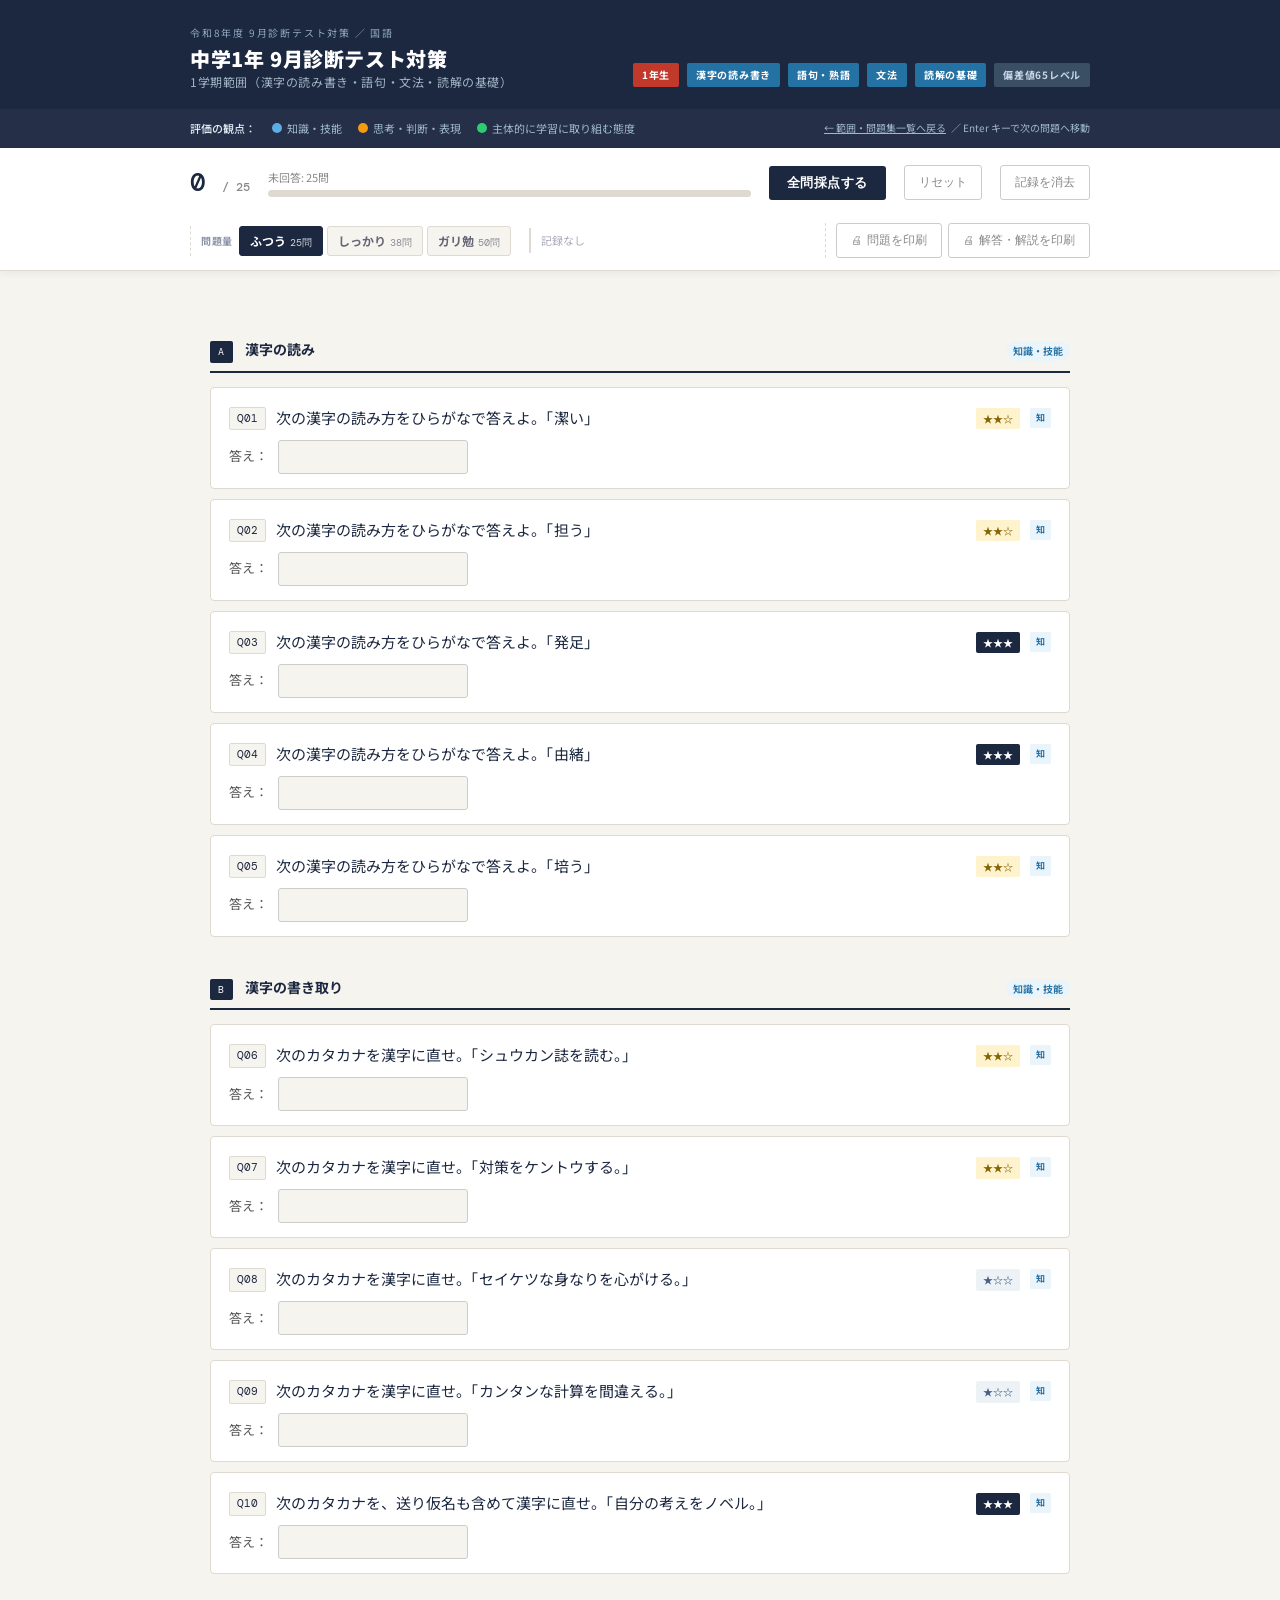
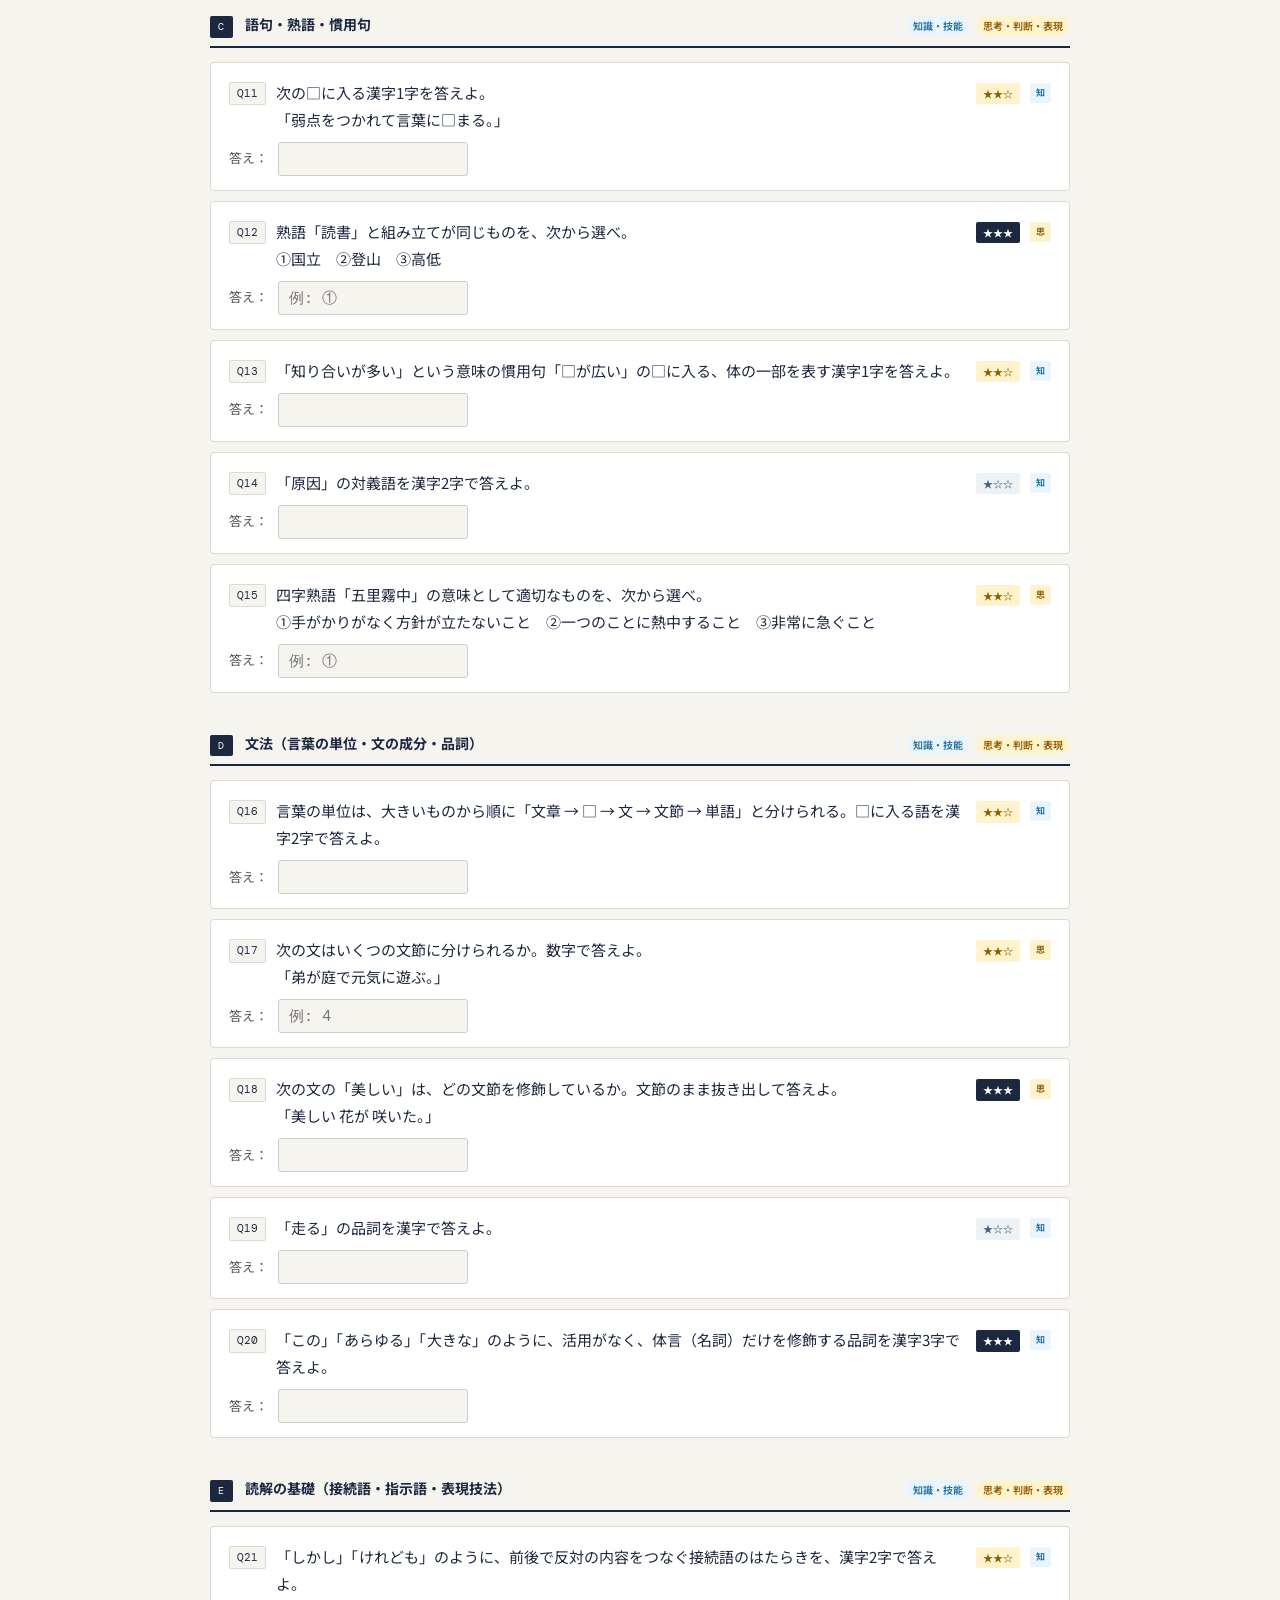
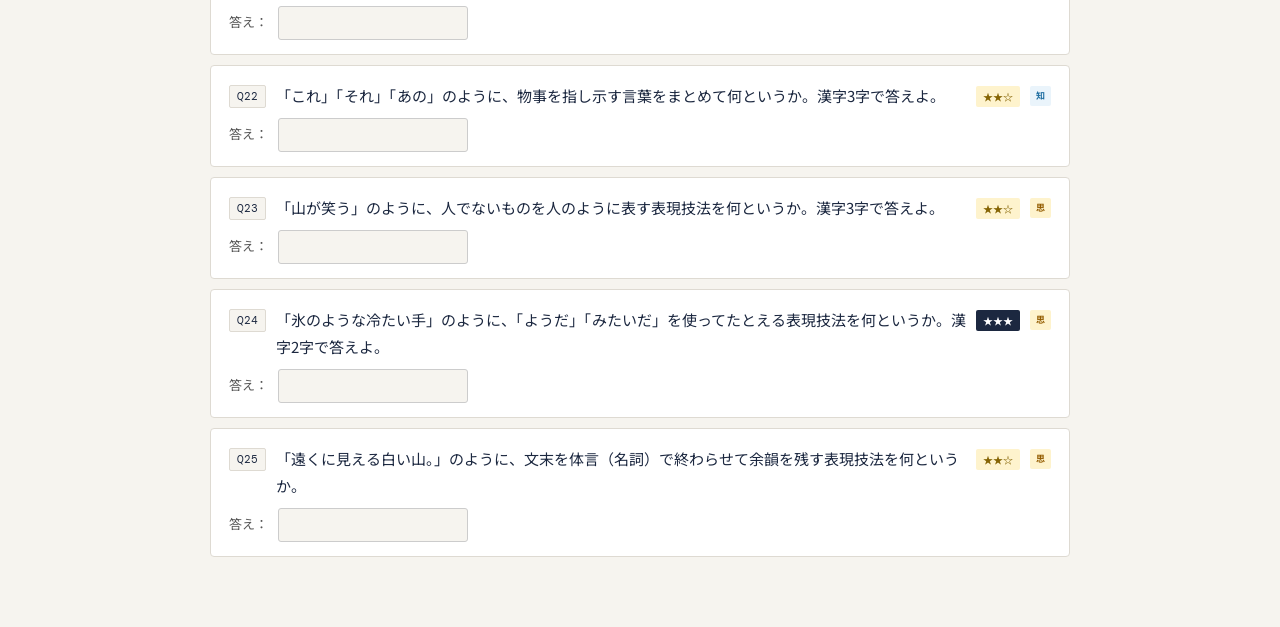
<file: quizzes/g1-sep-exam-japanese.html>
<!DOCTYPE html>
<html lang="ja">
<head>
<meta charset="UTF-8">
<meta name="viewport" content="width=device-width, initial-scale=1.0">
<title>中学1年 9月診断テスト対策 国語</title>
<link rel="stylesheet" href="../style.css">
</head>
<body>

<header>
  <div class="header-inner">
    <div class="header-title-block">
      <div class="header-eyebrow">令和8年度 9月診断テスト対策 ／ 国語</div>
      <h1>中学1年 9月診断テスト対策
        <small>1学期範囲（漢字の読み書き・語句・文法・読解の基礎）</small>
      </h1>
    </div>
    <div class="header-tags">
      <span class="tag tag-red">1年生</span>
      <span class="tag tag-blue">漢字の読み書き</span>
      <span class="tag tag-blue">語句・熟語</span>
      <span class="tag tag-blue">文法</span>
      <span class="tag tag-blue">読解の基礎</span>
      <span class="tag tag-gray">偏差値65レベル</span>
    </div>
  </div>
</header>

<div class="hyoka-bar">
  <div class="hyoka-bar-inner">
    <strong>評価の観点：</strong>
    <span><span class="hyoka-dot chi"></span> 知識・技能</span>
    <span><span class="hyoka-dot shi"></span> 思考・判断・表現</span>
    <span><span class="hyoka-dot tai"></span> 主体的に学習に取り組む態度</span>
    <span style="margin-left:auto;font-size:10px;"><a href="../index.html" style="color:#a0b8cc;">← 範囲・問題集一覧へ戻る</a> ／ Enter キーで次の問題へ移動</span>
  </div>
</div>

<div id="score-bar">
  <div class="score-bar-inner">
    <div class="score-num" id="score-disp">0 <small>/ 25</small></div>
    <div class="progress-wrap">
      <div class="progress-label" id="prog-label">未回答: 25問</div>
      <div class="progress-outer"><div class="progress-inner" id="prog-inner"></div></div>
    </div>
    <button class="btn-primary" onclick="checkAll()">全問採点する</button>
    <button class="btn-secondary" onclick="resetAll()">リセット</button>
    <button class="btn-secondary" onclick="clearRecord()">記録を消去</button>
    <div id="score-record"></div>
    <span class="print-btn-group">
      <button class="btn-secondary" onclick="printQuestions()">問題を印刷</button>
      <button class="btn-secondary" onclick="printAnswers()">解答・解説を印刷</button>
    </span>
  </div>
</div>

<main id="quiz-main">

<div id="result-panel">
  <h2>採点結果</h2>
  <div class="big-score" id="result-score">0<em> / 25</em></div>
  <div class="result-comment" id="result-comment"></div>
  <div class="result-breakdown" id="result-breakdown"></div>
</div>

</main>

<script src="../quiz-engine.js"></script>
<script>
const sections = [
  { label: 'A', title: "漢字の読み", hyoka: ['chi'] },
  { label: 'B', title: "漢字の書き取り", hyoka: ['chi'] },
  { label: 'C', title: "語句・熟語・慣用句", hyoka: ['chi', 'shi'] },
  { label: 'D', title: "文法（言葉の単位・文の成分・品詞）", hyoka: ['chi', 'shi'] },
  { label: 'E', title: "読解の基礎（接続語・指示語・表現技法）", hyoka: ['chi', 'shi'] },
];
const questions = [
  { num: 1, sec: 'A', pri: 1, diff: 'A',
    text: "次の漢字の読み方をひらがなで答えよ。「潔い」",  hyoka: 'chi', answer: 'いさぎよい', hint: '「思いきりがよく、未練がない」という意味。',
    trivia: '「潔」はもともと水が澄んできれいなことを表す字。「清潔」「潔白」も同じ仲間で、そこから心の清らかさも表すようになった。',
    check: v => qAccept(v, ['いさぎよい']) },
  { num: 2, sec: 'A', pri: 1, diff: 'A',
    text: "次の漢字の読み方をひらがなで答えよ。「担う」",  hyoka: 'chi', answer: 'になう', hint: '「責任を担う」のように使う。',
    trivia: '「担」は肩でかつぐことを表す字。「担当」「負担」も同じ字で、物を背負う意味から責任を引き受ける意味へ広がった。',
    check: v => qAccept(v, ['になう']) },
  { num: 3, sec: 'A', pri: 1, diff: 'S',
    text: "次の漢字の読み方をひらがなで答えよ。「発足」",  hyoka: 'chi', answer: 'ほっそく', hint: '組織や団体が新しく活動を始めること。',
    trivia: '「発」は後ろに続く音によって「はつ・はっ・ほっ」と読みが変わる。「発端（ほったん）」も同じ変化をする語。',
    check: v => qAccept(v, ['ほっそく']) },
  { num: 4, sec: 'A', pri: 1, diff: 'S',
    text: "次の漢字の読み方をひらがなで答えよ。「由緒」",  hyoka: 'chi', answer: 'ゆいしょ', hint: '「由緒ある神社」のように使う。',
    trivia: '「緒」は糸口・始まりを意味する字。物事がどう伝わってきたかという、いわれを表す言葉になっている。',
    check: v => qAccept(v, ['ゆいしょ']) },
  { num: 5, sec: 'A', pri: 1, diff: 'A',
    text: "次の漢字の読み方をひらがなで答えよ。「培う」",  hyoka: 'chi', answer: 'つちかう', hint: '「実力を培う」のように使う。',
    trivia: '「培」は土を盛って植物を育てることを表す。「栽培」も同じ字で、そこから能力や友情を時間をかけて育てる意味になった。',
    check: v => qAccept(v, ['つちかう']) },
  { num: 6, sec: 'B', pri: 1, diff: 'A',
    text: "次のカタカナを漢字に直せ。「シュウカン誌を読む。」",  hyoka: 'chi', answer: '週刊', hint: '毎週発行すること。',
    trivia: '「週刊」は毎週、「月刊」は毎月発行すること。同じ音の「週間」は1週間という期間を表すので、書き分けに注意したい。',
    check: v => qAccept(v, ['週刊']) },
  { num: 7, sec: 'B', pri: 1, diff: 'A',
    text: "次のカタカナを漢字に直せ。「対策をケントウする。」",  hyoka: 'chi', answer: '検討', hint: 'よく調べて考えること。',
    trivia: '同音異義語が多い語で、「見当」（だいたいの予想）、「健闘」（よく戦う）とは意味がまったく違う。文脈で選び分ける必要がある。',
    check: v => qAccept(v, ['検討']) },
  { num: 8, sec: 'B', pri: 1, diff: 'B',
    text: "次のカタカナを漢字に直せ。「セイケツな身なりを心がける。」",  hyoka: 'chi', answer: '清潔', hint: 'よごれがなく、きれいなこと。',
    trivia: '「潔」はこのプリントの1問目にも出た字。音読みで「ケツ」、訓読みで「いさぎよい」と読む。読みと書きの両方で狙われやすい。',
    check: v => qAccept(v, ['清潔']) },
  { num: 9, sec: 'B', pri: 1, diff: 'B',
    text: "次のカタカナを漢字に直せ。「カンタンな計算を間違える。」",  hyoka: 'chi', answer: '簡単', hint: '手間がかからず、やさしいこと。',
    trivia: '「簡」はもともと文字を書くための竹の札のこと。紙が広まる前は竹に書いており、手紙を意味する「書簡」もその名残。',
    check: v => qAccept(v, ['簡単']) },
  { num: 10, sec: 'B', pri: 1, diff: 'S',
    text: "次のカタカナを、送り仮名も含めて漢字に直せ。「自分の考えをノベル。」", hyoka: 'chi', answer: '述べる', hint: '送り仮名は「べる」。',
    trivia: '「述」を使った「記述」「叙述」は、説明的文章の設問文によく出てくる語。設問の意味が取れるかどうかにも直結する。',
    check: v => qAccept(v, ['述べる']) },
  { num: 11, sec: 'C', pri: 1, diff: 'A',
    text: "次の□に入る漢字1字を答えよ。<br>「弱点をつかれて言葉に□まる。」", hyoka: 'chi', answer: '詰', hint: '「言葉に詰まる」＝うまく言い返せなくなる。',
    trivia: '「詰」は物がいっぱいになってふさがることを表す。「息が詰まる」「行き詰まる」も、同じ「ふさがる」イメージから来ている。',
    check: v => qAccept(v, ['詰','詰まる']) },
  { num: 12, sec: 'C', pri: 1, diff: 'S', placeholder: "例: ①",
    text: "熟語「読書」と組み立てが同じものを、次から選べ。<br>①国立　②登山　③高低", hyoka: 'shi', answer: '②', hint: '「読書」は「書を読む」と読み下せる。',
    trivia: '熟語の組み立ては、似た意味・反対の意味・上が下を修飾・下が上の目的語・主語述語の5型が基本。訓読みで読み下すと見分けやすい。',
    check: v => qAccept(v, ['②','2']) },
  { num: 13, sec: 'C', pri: 1, diff: 'A',
    text: "「知り合いが多い」という意味の慣用句「□が広い」の□に入る、体の一部を表す漢字1字を答えよ。", hyoka: 'chi', answer: '顔', hint: '人づきあいの広さを表す慣用句。',
    trivia: '体の部分を使った慣用句はとても多く、「顔」だけでも「顔を立てる」「顔から火が出る」「顔がきく」などがある。',
    check: v => qAccept(v, ['顔']) },
  { num: 14, sec: 'C', pri: 1, diff: 'B',
    text: "「原因」の対義語を漢字2字で答えよ。", hyoka: 'chi', answer: '結果', hint: '物事が起こるもとと、その結末。',
    trivia: '「原因」と「結果」の関係は、説明的文章の骨組みそのもの。「なぜなら」「したがって」などの接続語がその目印になる。',
    check: v => qAccept(v, ['結果']) },
  { num: 15, sec: 'C', pri: 1, diff: 'A', placeholder: "例: ①",
    text: "四字熟語「五里霧中」の意味として適切なものを、次から選べ。<br>①手がかりがなく方針が立たないこと　②一つのことに熱中すること　③非常に急ぐこと", hyoka: 'shi', answer: '①', hint: '深い霧の中で方角がわからない様子から。',
    trivia: '五里はおよそ20km。それだけ広く霧が立ちこめた状態が語源で、「霧中」を「夢中」と書いてしまう誤りが非常に多い。',
    check: v => qAccept(v, ['①','1']) },
  { num: 16, sec: 'D', pri: 1, diff: 'A',
    text: "言葉の単位は、大きいものから順に「文章 → □ → 文 → 文節 → 単語」と分けられる。□に入る語を漢字2字で答えよ。", hyoka: 'chi', answer: '段落', hint: '内容のまとまりごとに、改行して一字下げる。',
    trivia: '言葉の単位は「文章→段落→文→文節→単語」の5段階。文節は「ネ」を入れて切れるところで区切ると見つけやすい。',
    check: v => qAccept(v, ['段落']) },
  { num: 17, sec: 'D', pri: 1, diff: 'A', placeholder: "例: 4",
    text: "次の文はいくつの文節に分けられるか。数字で答えよ。<br>「弟が庭で元気に遊ぶ。」", hyoka: 'shi', answer: '4', hint: '「弟が／庭で／元気に／遊ぶ。」と区切れる。',
    trivia: '文節の切れ目は「ネ」や「サ」を入れて確かめられる。「弟がネ、庭でネ…」と読めるところが切れ目になっている。',
    check: v => qAccept(v, ['4','4つ','四']) },
  { num: 18, sec: 'D', pri: 1, diff: 'S',
    text: "次の文の「美しい」は、どの文節を修飾しているか。文節のまま抜き出して答えよ。<br>「美しい 花が 咲いた。」", hyoka: 'shi', answer: '花が', hint: '「何が美しいのか」と問い直すと見つかる。',
    trivia: '修飾語がどこにかかるかは、意味のつながりで判断する。答えるときは「花」ではなく「花が」と、文節のまま抜き出すのが約束。',
    check: v => qAccept(v, ['花が']) },
  { num: 19, sec: 'D', pri: 1, diff: 'B',
    text: "「走る」の品詞を漢字で答えよ。", hyoka: 'chi', answer: '動詞', hint: '言い切りの形がウ段の音で終わる自立語。',
    trivia: '動詞は言い切りの形が必ずウ段の音で終わる。「走る」「読む」「見る」「する」、どれも最後がウ段になっていることを確かめてみよう。',
    check: v => qAccept(v, ['動詞']) },
  { num: 20, sec: 'D', pri: 1, diff: 'S',
    text: "「この」「あらゆる」「大きな」のように、活用がなく、体言（名詞）だけを修飾する品詞を漢字3字で答えよ。", hyoka: 'chi', answer: '連体詞', hint: '活用せず、体言だけを修飾する。',
    trivia: '「大きな」は連体詞だが「大きい」は形容詞、という紛らわしい組がある。活用するかどうかで見分けるのが確実。',
    check: v => qAccept(v, ['連体詞']) },
  { num: 21, sec: 'E', pri: 1, diff: 'A',
    text: "「しかし」「けれども」のように、前後で反対の内容をつなぐ接続語のはたらきを、漢字2字で答えよ。", hyoka: 'chi', answer: '逆接', hint: '前の内容と反対のことがあとに続く。',
    trivia: '接続語は順接・逆接・並立・添加・対比・転換・説明などに分けられる。逆接のあとには筆者の主張が来ることが多く、読解の手がかりになる。',
    check: v => qAccept(v, ['逆接']) },
  { num: 22, sec: 'E', pri: 1, diff: 'A',
    text: "「これ」「それ」「あの」のように、物事を指し示す言葉をまとめて何というか。漢字3字で答えよ。", hyoka: 'chi', answer: '指示語', hint: '「こそあど言葉」ともいう。',
    trivia: '指示語が指す内容は、原則としてその前に書かれている。直前をさかのぼって探し、見つけた語を当てはめて意味が通るか確かめるとよい。',
    check: v => qAccept(v, ['指示語','こそあど言葉']) },
  { num: 23, sec: 'E', pri: 1, diff: 'A',
    text: "「山が笑う」のように、人でないものを人のように表す表現技法を何というか。漢字3字で答えよ。", hyoka: 'shi', answer: '擬人法', hint: '人でないものを人に見立てる。',
    trivia: '「山が笑う」は春を表す俳句の季語でもある。人のようにえがくことで、情景が生き生きと感じられるようになる。',
    check: v => qAccept(v, ['擬人法']) },
  { num: 24, sec: 'E', pri: 1, diff: 'S',
    text: "「氷のような冷たい手」のように、「ようだ」「みたいだ」を使ってたとえる表現技法を何というか。漢字2字で答えよ。", hyoka: 'shi', answer: '直喩', hint: '「明喩」ともいう。',
    trivia: '「ようだ」を使わずにたとえるのは隠喩（暗喩）で、「彼は太陽だ」がその例。使うか使わないかで呼び名が変わる。',
    check: v => qAccept(v, ['直喩','明喩','直喩法']) },
  { num: 25, sec: 'E', pri: 1, diff: 'A',
    text: "「遠くに見える白い山。」のように、文末を体言（名詞）で終わらせて余韻を残す表現技法を何というか。", hyoka: 'shi', answer: '体言止め', hint: '文の終わりを名詞にする。',
    trivia: '体言止めは短歌や俳句のほか、新聞の見出しでもよく使われる。言い切らないことで、読み手に余韻や想像の余地を残せる。',
    check: v => qAccept(v, ['体言止め','体言止','たいげんどめ']) },

  // ===== ここから「しっかり」「ガリ勉」で追加される問題 =====
  { num: 26, sec: 'A', pri: 2, diff: 'A',
    text: "次の漢字の読み方をひらがなで答えよ。「速やか」", hyoka: 'chi', answer: 'すみやか', hint: '「速やかに行動する」のように使う。',
    trivia: '「速」は音読みで「ソク」、訓読みで「はやい・すみやか」。「速達」「快速」も同じ字で、スピードを表す語をつくる。',
    check: v => qAccept(v, ['すみやか']) },
  { num: 27, sec: 'A', pri: 2, diff: 'A',
    text: "次の漢字の読み方をひらがなで答えよ。「厳か」", hyoka: 'chi', answer: 'おごそか', hint: '「厳かな式典」のように使う。',
    trivia: '「厳」は「ゲン（厳格）」「ゴン（荘厳）」「きびしい」「おごそか」と読みが多い字。送り仮名で読み分けるのがコツ。',
    check: v => qAccept(v, ['おごそか']) },
  { num: 28, sec: 'A', pri: 2, diff: 'S',
    text: "次の漢字の読み方をひらがなで答えよ。「体裁」", hyoka: 'chi', answer: 'ていさい', hint: '外から見たときの形や見かけのこと。',
    trivia: '「体」を「テイ」と読む珍しい語。「体裁を整える」は見た目を整えること。「風体（ふうてい）」も同じ読み方をする。',
    check: v => qAccept(v, ['ていさい']) },
  { num: 29, sec: 'A', pri: 3, diff: 'S',
    text: "次の漢字の読み方をひらがなで答えよ。「更迭」", hyoka: 'chi', answer: 'こうてつ', hint: '役職についている人を、別の人に代えること。',
    trivia: '「迭」は「かわるがわる」の意味。日常ではまず使わない字だが、新聞記事ではよく登場する語のひとつ。',
    check: v => qAccept(v, ['こうてつ']) },
  { num: 30, sec: 'A', pri: 3, diff: 'A',
    text: "次の漢字の読み方をひらがなで答えよ。「滞る」", hyoka: 'chi', answer: 'とどこおる', hint: '物事がすらすら進まないこと。',
    trivia: '「滞」は水がたまって流れないことを表す。「停滞」「渋滞」も同じ字で、流れが止まる状況に使われる。',
    check: v => qAccept(v, ['とどこおる']) },

  { num: 31, sec: 'B', pri: 2, diff: 'A',
    text: "次のカタカナを漢字に直せ。「委員会でテイアンする。」", hyoka: 'chi', answer: '提案', hint: '考えを出して示すこと。',
    trivia: '「提」は手にさげて持つことを表す字。「提出」「提供」も、手もとから差し出すという同じイメージでつながっている。',
    check: v => qAccept(v, ['提案']) },
  { num: 32, sec: 'B', pri: 2, diff: 'A',
    text: "次のカタカナを漢字に直せ。「大会でユウショウする。」", hyoka: 'chi', answer: '優勝', hint: '競技で第1位になること。',
    trivia: '「優」には「すぐれる」と「やさしい」の両方の意味がある。「優秀」と「優しい」で意味が違って見えるのはこのため。',
    check: v => qAccept(v, ['優勝']) },
  { num: 33, sec: 'B', pri: 2, diff: 'S',
    text: "次のカタカナを漢字に直せ。「実験のケッカをまとめる。」", hyoka: 'chi', answer: '結果', hint: '原因に対することば。',
    trivia: '「結」は糸を結ぶことを表す字。原因という糸が結ばれて「果」＝実を結ぶ、と考えると意味のつながりが見えてくる。',
    check: v => qAccept(v, ['結果']) },
  { num: 34, sec: 'B', pri: 3, diff: 'S',
    text: "次のカタカナを、送り仮名も含めて漢字に直せ。「危険をサケル。」", hyoka: 'chi', answer: '避ける', hint: '送り仮名は「ける」。',
    trivia: '「避ける」は「さける」、「避難」は「ヒナン」。同じ字でも送り仮名の有無で読みが変わるので、書き取りで狙われやすい。',
    check: v => qAccept(v, ['避ける']) },
  { num: 35, sec: 'B', pri: 3, diff: 'A',
    text: "次のカタカナを漢字に直せ。「シュウイの意見を聞く。」", hyoka: 'chi', answer: '周囲', hint: 'まわり、あたりのこと。',
    trivia: '「周」はぐるりと回ることを表す字。「周辺」「一周」「円周」と、どれも「まわり」の意味でつながっている。',
    check: v => qAccept(v, ['周囲']) },

  { num: 36, sec: 'C', pri: 2, diff: 'A',
    text: "熟語「進退」と組み立てが同じものを、次から選べ。<br>①開閉　②読書　③国立", hyoka: 'shi', answer: '①', hint: '「進」と「退」は反対の意味の漢字。',
    trivia: '反対の意味を重ねた熟語には「大小」「上下」「売買」などがある。両端を示すことで、その範囲全体を表すはたらきをもつ。',
    check: v => qAccept(v, ['①','1']) },
  { num: 37, sec: 'C', pri: 2, diff: 'A',
    text: "「用心して、注意深くする」という意味の慣用句「□を引きしめる」の□に入る、体の一部を表す漢字1字を答えよ。", hyoka: 'chi', answer: '気', hint: 'ゆるんだ心を引きしめること。',
    trivia: '「気を引きしめる」の「気」は、目に見えない心のはたらきを表す。「気が重い」「気が張る」など、気を使った慣用句は非常に多い。',
    check: v => qAccept(v, ['気']) },
  { num: 38, sec: 'C', pri: 2, diff: 'B',
    text: "「収入」の対義語を漢字2字で答えよ。", hyoka: 'chi', answer: '支出', hint: '入ってくるお金と、出ていくお金。',
    trivia: '収入と支出の差が黒字・赤字を決める。帳簿で不足額を赤い文字で書いたことが「赤字」という言葉の由来になっている。',
    check: v => qAccept(v, ['支出']) },
  { num: 39, sec: 'C', pri: 3, diff: 'S',
    text: "四字熟語「一朝一夕」の意味として適切なものを、次から選べ。<br>①わずかな期間　②毎日続けること　③朝と夜で態度が変わること", hyoka: 'shi', answer: '①', hint: '「一朝一夕にはできない」のように、打ち消しをともなって使う。',
    trivia: '「一朝一夕」はひと朝とひと晩、つまりごく短い時間のこと。ふつうは「〜にはできない」と否定の形で使われる。',
    check: v => qAccept(v, ['①','1']) },
  { num: 40, sec: 'C', pri: 3, diff: 'A',
    text: "ことわざ「転ばぬ先の□」の□に入る語を、ひらがなで答えよ。", hyoka: 'chi', answer: 'つえ', hint: '失敗する前に備えておくことのたとえ。',
    trivia: '同じ意味のことわざに「備えあれば憂いなし」がある。反対に、事が起きてから慌てることは「後の祭り」という。',
    check: v => qAccept(v, ['つえ','杖']) },

  { num: 41, sec: 'D', pri: 2, diff: 'A', placeholder: "例: 5",
    text: "次の文はいくつの単語に分けられるか。数字で答えよ。<br>「私は本を読む。」", hyoka: 'shi', answer: '5', hint: '「私／は／本／を／読む」と分けられる。',
    trivia: '文節に分けると「私は／本を／読む」で3つだが、単語に分けると助詞まで数えて5つになる。単位が変われば数も変わる。',
    check: v => qAccept(v, ['5','5つ','五']) },
  { num: 42, sec: 'D', pri: 2, diff: 'A',
    text: "次の文の主語を、文節のまま抜き出して答えよ。<br>「昨日、姉が駅前で友達に会った。」", hyoka: 'shi', answer: '姉が', hint: '「だれが」にあたる文節を探す。',
    trivia: '日本語の主語は必ずしも文の先頭にあるとは限らない。「昨日」のような修飾語が前に置かれることも多い。',
    check: v => qAccept(v, ['姉が']) },
  { num: 43, sec: 'D', pri: 3, diff: 'S',
    text: "「静かだ」の品詞を漢字で答えよ。", hyoka: 'chi', answer: '形容動詞', hint: '言い切りの形が「だ」で終わる自立語。',
    trivia: '形容詞は言い切りが「い」、形容動詞は「だ」。「きれいだ」は形容動詞だが、「きれい」で切ると名詞に見えるので判断に注意。',
    check: v => qAccept(v, ['形容動詞']) },
  { num: 44, sec: 'D', pri: 3, diff: 'S',
    text: "単語は、それだけで文節をつくれる「自立語」と、単独では文節をつくれない語に分けられる。後者を何というか。漢字3字で答えよ。", hyoka: 'chi', answer: '付属語', hint: '助詞・助動詞がこれにあたる。',
    trivia: '「私は」の「は」のように、付属語は必ず自立語の後ろにつく。日本語は助詞が意味を決める言語なので、その役割は大きい。',
    check: v => qAccept(v, ['付属語']) },
  { num: 45, sec: 'D', pri: 3, diff: 'A',
    text: "「そして」「しかし」のように、前後の文や文節をつなぐはたらきをする品詞を漢字3字で答えよ。", hyoka: 'chi', answer: '接続詞', hint: '活用がなく、単独で接続語になる。',
    trivia: '接続詞は文と文の関係を示す道しるべ。説明的文章では、接続詞に印をつけながら読むと筆者の論の流れがつかみやすくなる。',
    check: v => qAccept(v, ['接続詞']) },

  { num: 46, sec: 'E', pri: 2, diff: 'A',
    text: "前の内容が原因や理由となって、あとに結果が続く接続語のはたらきを、漢字2字で答えよ。", hyoka: 'chi', answer: '順接', hint: '「だから」「したがって」がこれにあたる。',
    trivia: '順接は前の内容を素直に受けるはたらき。逆接と見分けられると、筆者の主張がどちらにあるのかを判断しやすくなる。',
    check: v => qAccept(v, ['順接']) },
  { num: 47, sec: 'E', pri: 2, diff: 'A',
    text: "「彼は太陽だ」のように、「ようだ」「みたいだ」を使わずにたとえる表現技法を何というか。漢字2字で答えよ。", hyoka: 'shi', answer: '隠喩', hint: '「暗喩」ともいう。直喩と対になる技法。',
    trivia: '隠喩はたとえであることを言わずにたとえるため、直喩より印象が強くなる。詩や歌詞で多用されるのはこのため。',
    check: v => qAccept(v, ['隠喩','暗喩','隠喩法']) },
  { num: 48, sec: 'E', pri: 3, diff: 'S',
    text: "「白い雲、青い空、光る海。」のように、ふつうの語順を入れかえて印象を強める表現技法を何というか。漢字2字で答えよ。", hyoka: 'shi', answer: '倒置', hint: '「倒置法」ともいう。',
    trivia: '「走れ、ぼくの馬よ。」のように述語を先に置くのが倒置法。強調したい言葉を先に出すことで、感情の高まりを表せる。',
    check: v => qAccept(v, ['倒置','倒置法']) },
  { num: 49, sec: 'E', pri: 3, diff: 'A',
    text: "説明的文章で、筆者の考えの中心が書かれている一文を何というか。漢字3字で答えよ。", hyoka: 'shi', answer: '中心文', hint: '段落の要点を1文で示したもの。',
    trivia: '中心文は段落の最初か最後に置かれることが多い。特に「つまり」「このように」の後ろは、要点が来る合図になっている。',
    check: v => qAccept(v, ['中心文']) },
  { num: 50, sec: 'E', pri: 3, diff: 'S',
    text: "文学的文章で、登場人物の気持ちが直接書かれていないときに、気持ちを読み取る手がかりとなるものを2つ挙げるとすれば、「情景描写」と、あと1つは何か。漢字2字で答えよ。", hyoka: 'shi', answer: '行動', hint: '人物のしぐさや動作から気持ちを推し量る。',
    trivia: '「うつむいた」「かけ出した」といった行動は、気持ちを言わずに気持ちを伝える手段。書かれていないことを読むのが読解の要になる。',
    check: v => qAccept(v, ['行動','行動描写','動作']) },
];
initQuiz(questions, sections);
</script>

</body>
</html>
</file>
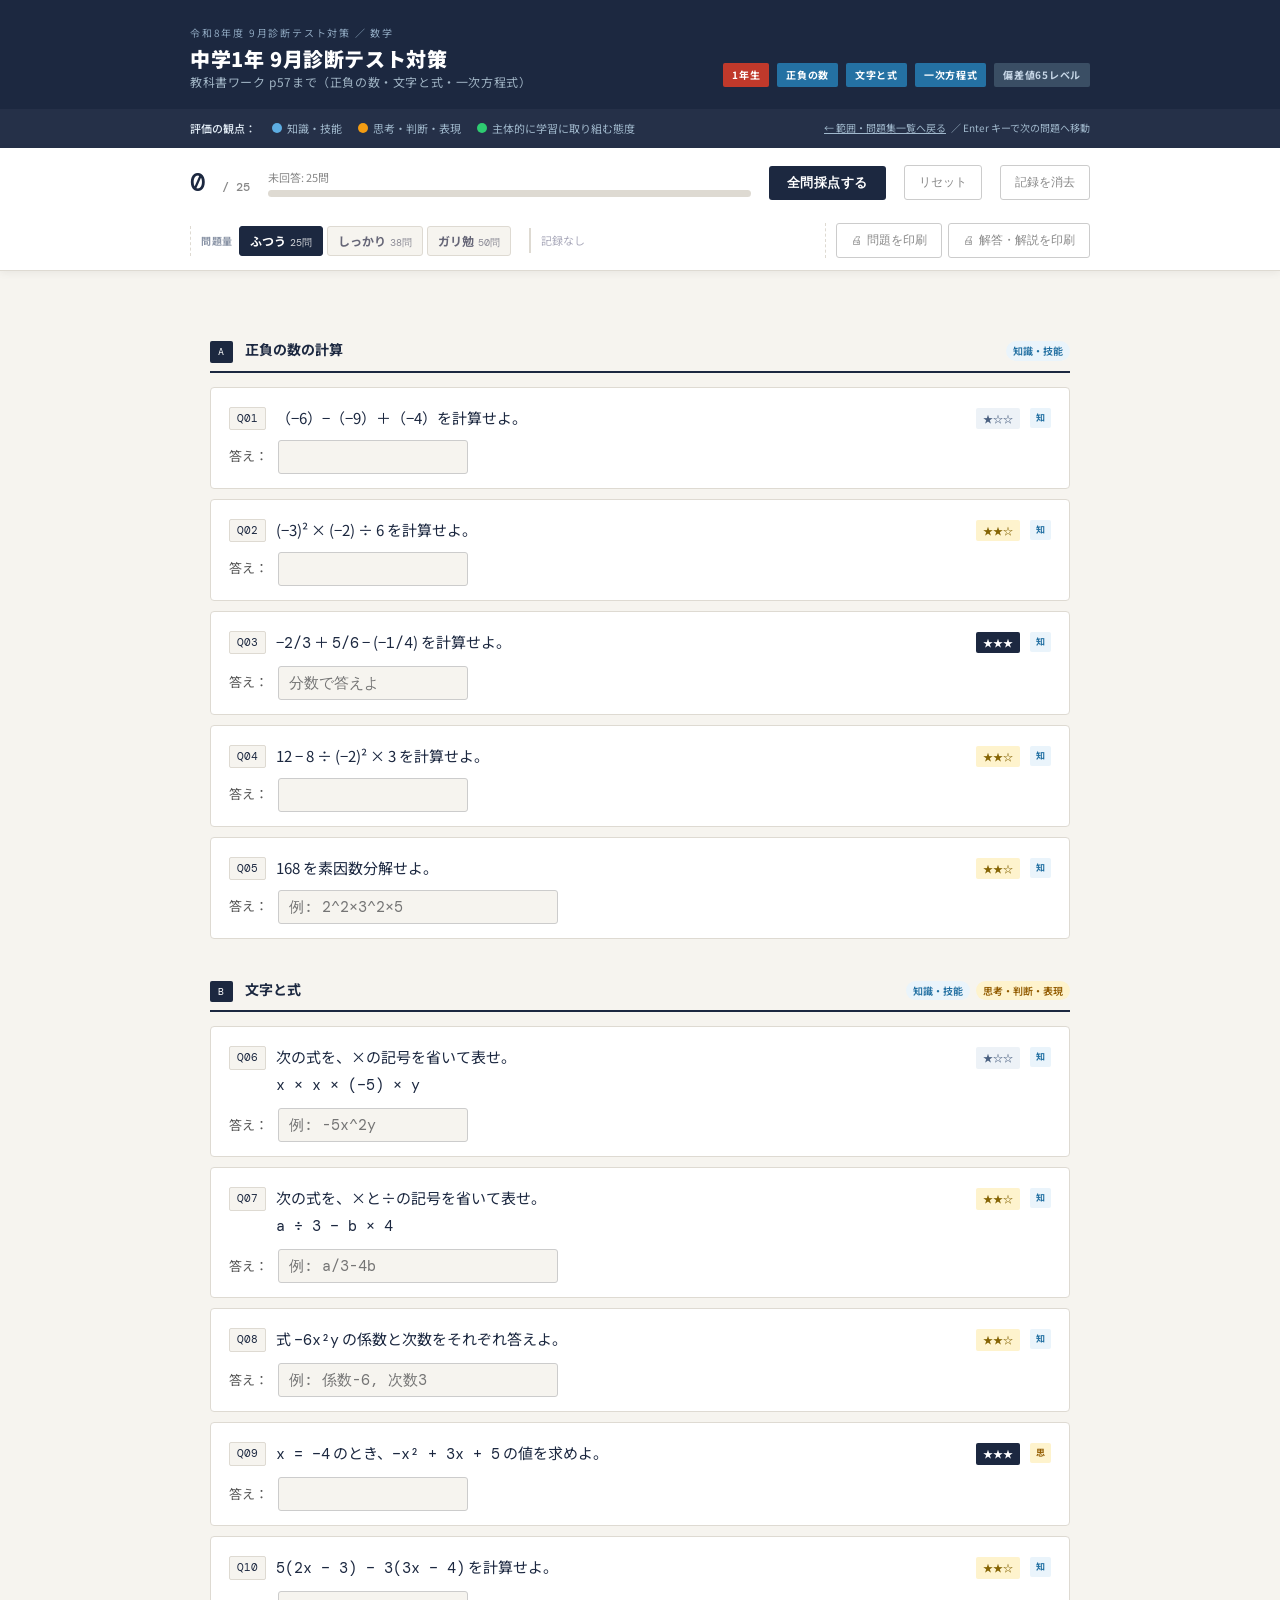
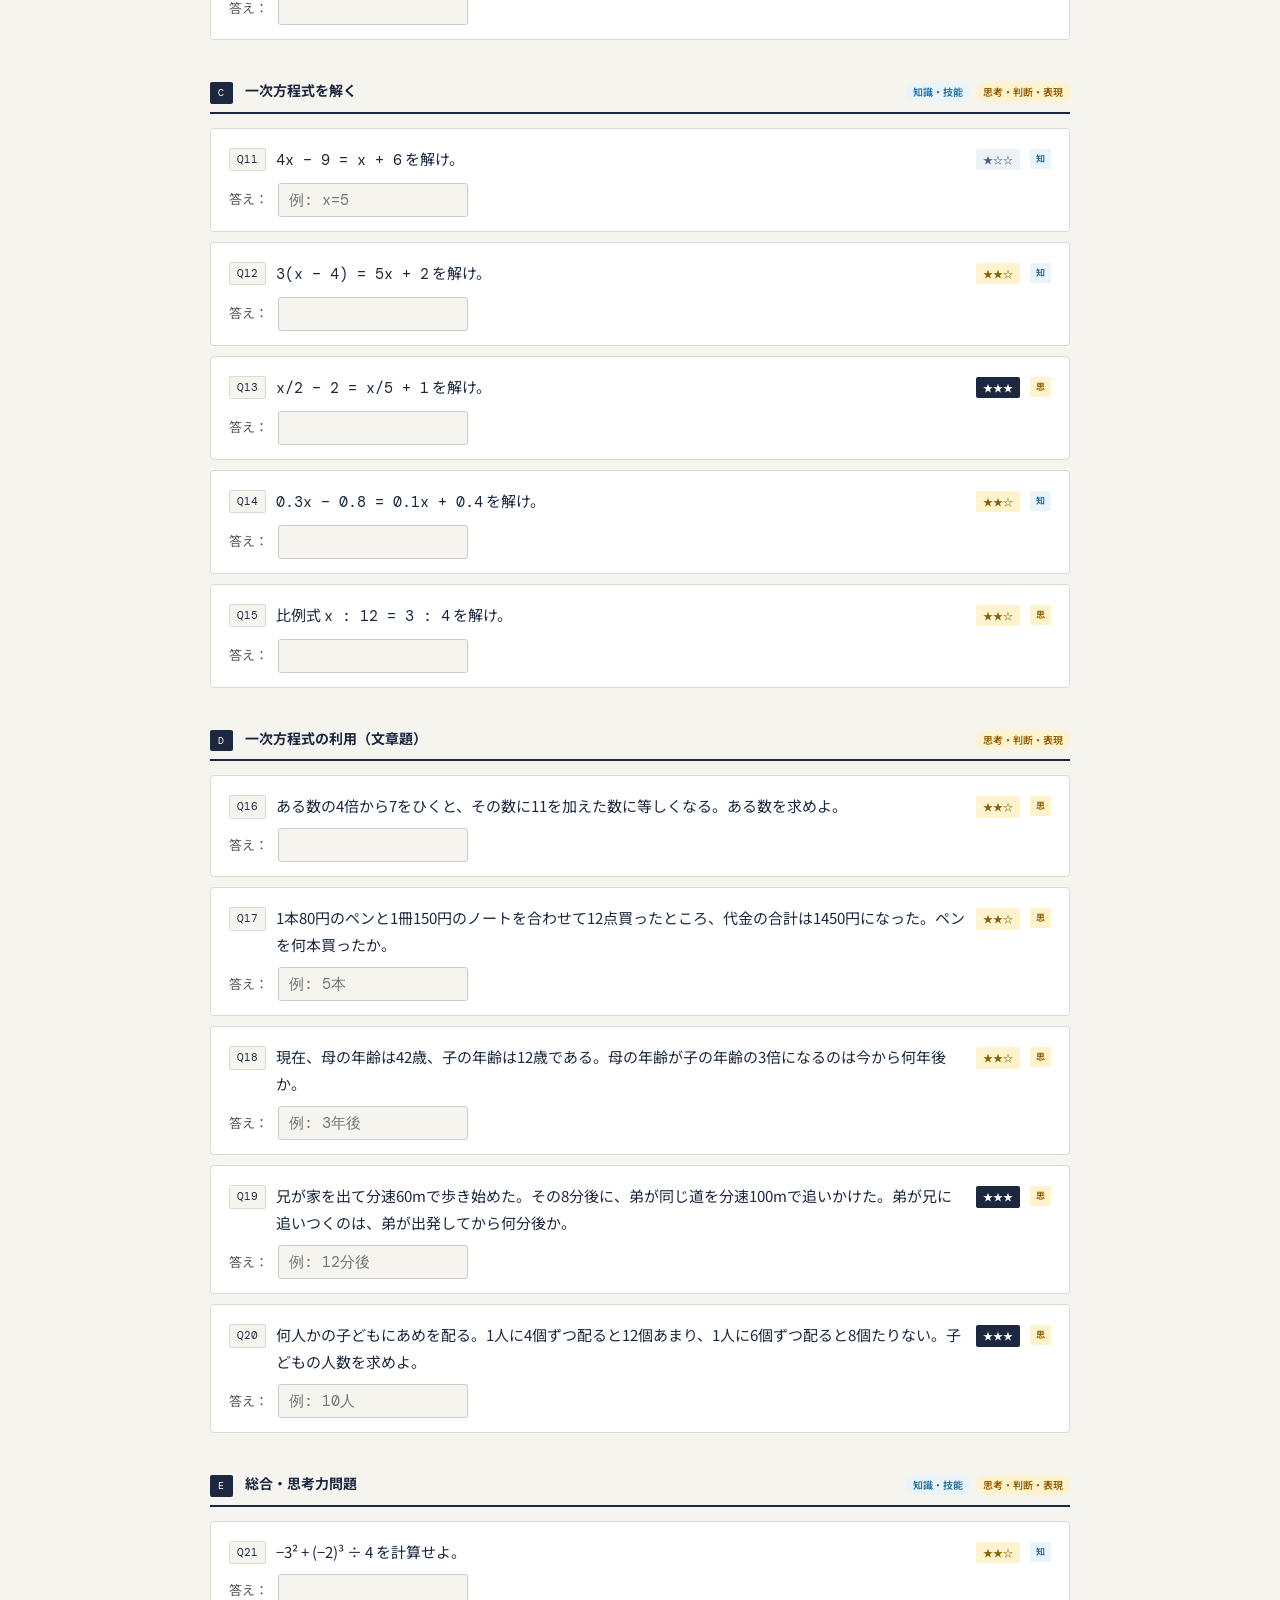
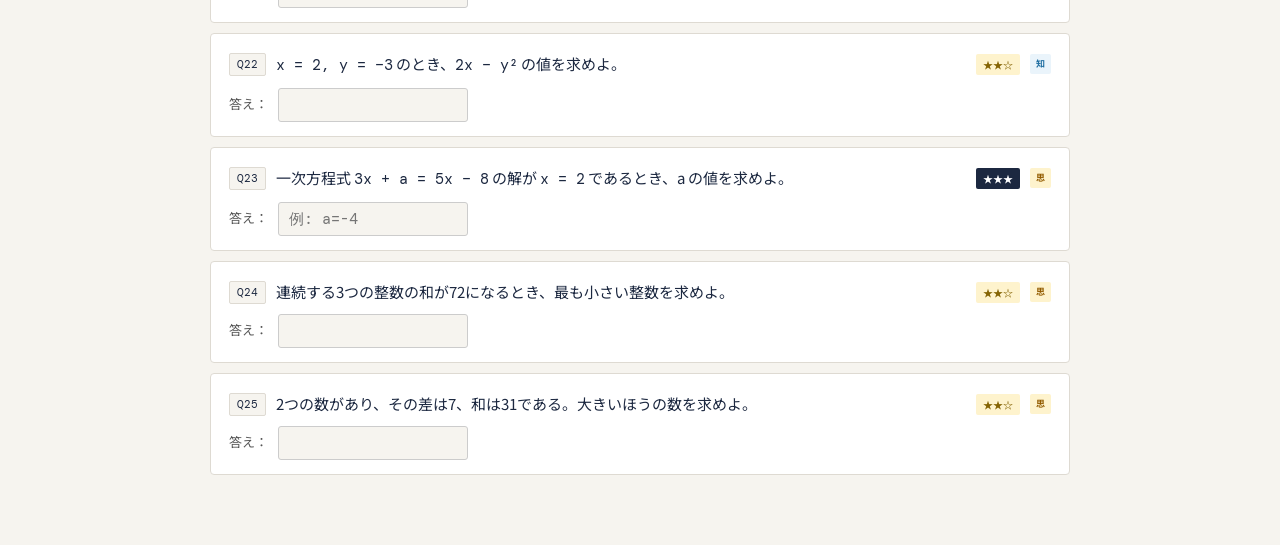
<file: quizzes/g1-sep-exam-math.html>
<!DOCTYPE html>
<html lang="ja">
<head>
<meta charset="UTF-8">
<meta name="viewport" content="width=device-width, initial-scale=1.0">
<title>中学1年 9月診断テスト対策 数学</title>
<link rel="stylesheet" href="../style.css">
</head>
<body>

<header>
  <div class="header-inner">
    <div class="header-title-block">
      <div class="header-eyebrow">令和8年度 9月診断テスト対策 ／ 数学</div>
      <h1>中学1年 9月診断テスト対策
        <small>教科書ワーク p57まで（正負の数・文字と式・一次方程式）</small>
      </h1>
    </div>
    <div class="header-tags">
      <span class="tag tag-red">1年生</span>
      <span class="tag tag-blue">正負の数</span>
      <span class="tag tag-blue">文字と式</span>
      <span class="tag tag-blue">一次方程式</span>
      <span class="tag tag-gray">偏差値65レベル</span>
    </div>
  </div>
</header>

<div class="hyoka-bar">
  <div class="hyoka-bar-inner">
    <strong>評価の観点：</strong>
    <span><span class="hyoka-dot chi"></span> 知識・技能</span>
    <span><span class="hyoka-dot shi"></span> 思考・判断・表現</span>
    <span><span class="hyoka-dot tai"></span> 主体的に学習に取り組む態度</span>
    <span style="margin-left:auto;font-size:10px;"><a href="../index.html" style="color:#a0b8cc;">← 範囲・問題集一覧へ戻る</a> ／ Enter キーで次の問題へ移動</span>
  </div>
</div>

<div id="score-bar">
  <div class="score-bar-inner">
    <div class="score-num" id="score-disp">0 <small>/ 25</small></div>
    <div class="progress-wrap">
      <div class="progress-label" id="prog-label">未回答: 25問</div>
      <div class="progress-outer"><div class="progress-inner" id="prog-inner"></div></div>
    </div>
    <button class="btn-primary" onclick="checkAll()">全問採点する</button>
    <button class="btn-secondary" onclick="resetAll()">リセット</button>
    <button class="btn-secondary" onclick="clearRecord()">記録を消去</button>
    <div id="score-record"></div>
    <span class="print-btn-group">
      <button class="btn-secondary" onclick="printQuestions()">問題を印刷</button>
      <button class="btn-secondary" onclick="printAnswers()">解答・解説を印刷</button>
    </span>
  </div>
</div>

<main id="quiz-main">

<div id="result-panel">
  <h2>採点結果</h2>
  <div class="big-score" id="result-score">0<em> / 25</em></div>
  <div class="result-comment" id="result-comment"></div>
  <div class="result-breakdown" id="result-breakdown"></div>
</div>

</main>

<script src="../quiz-engine.js"></script>
<script>
const sections = [
  { label: 'A', title: "正負の数の計算", hyoka: ['chi'] },
  { label: 'B', title: "文字と式", hyoka: ['chi', 'shi'] },
  { label: 'C', title: "一次方程式を解く", hyoka: ['chi', 'shi'] },
  { label: 'D', title: "一次方程式の利用（文章題）", hyoka: ['shi'] },
  { label: 'E', title: "総合・思考力問題", hyoka: ['chi', 'shi'] },
];
const questions = [
  { num: 1, sec: 'A', pri: 1, diff: 'B',
    text: "（−6）−（−9）＋（−4）を計算せよ。",  hyoka: 'chi', answer: '-1', hint: '減法は符号を変えて加法に直す：−6＋9−4',
    trivia: '「−(−9)」が「+9」になるのは、負の数をひくことが、その数の反対向きの量をたすことと同じだから。数直線で向きの反転として見ると納得しやすい。',
    check: v => qAccept(v, ['-1']) },
  { num: 2, sec: 'A', pri: 1, diff: 'A',
    text: "(−3)² × (−2) ÷ 6 を計算せよ。",  hyoka: 'chi', answer: '-3', hint: '(−3)²＝9。9×(−2)＝−18、−18÷6＝−3',
    trivia: '(−3)² と −3² のちがいはテストの定番。かっこがあれば符号ごと2乗し、なければ数だけを2乗してから符号をつける。',
    check: v => qAccept(v, ['-3']) },
  { num: 3, sec: 'A', pri: 1, diff: 'S', placeholder: "分数で答えよ",
    text: "−<span class=\"math\">2/3</span> ＋ <span class=\"math\">5/6</span> − (−<span class=\"math\">1/4</span>) を計算せよ。",  hyoka: 'chi', answer: '5/12', hint: '分母を12にそろえる：−8/12＋10/12＋3/12',
    trivia: '分母2・6・4の最小公倍数は12。素因数分解して、各素因数の個数が最も多いものをかけ合わせると確実に求められる。',
    check: v => qAccept(v, ['5/12']) },
  { num: 4, sec: 'A', pri: 1, diff: 'A',
    text: "12 − 8 ÷ (−2)² × 3 を計算せよ。",  hyoka: 'chi', answer: '6', hint: '(−2)²＝4。8÷4＝2、2×3＝6、12−6＝6',
    trivia: '計算は累乗→乗除→加減の順。この順序は世界共通で、英語圏では PEMDAS という語呂合わせで覚える。',
    check: v => qAccept(v, ['6']) },
  { num: 5, sec: 'A', pri: 1, diff: 'A', wide: true, placeholder: "例: 2^2×3^2×5",
    text: "168 を素因数分解せよ。",  hyoka: 'chi', answer: '2³×3×7', hint: '168÷2＝84、84÷2＝42、42÷2＝21、21＝3×7',
    trivia: '168は「8×21」と見ると素早く分解できる。素因数分解は、最大公約数や最小公倍数を求めるときの基本道具にもなる。',
    check: v => qAccept(v, ['2^3×3×7','2^3*3*7','2³×3×7','2^3×3^1×7']) },
  { num: 6, sec: 'B', pri: 1, diff: 'B', placeholder: "例: -5x^2y",
    text: "次の式を、×の記号を省いて表せ。<br><span class=\"math\">x × x × (−5) × y</span>",  hyoka: 'chi', answer: '-5x²y', hint: '数は文字の前、同じ文字の積は累乗で表す。',
    trivia: '「数を前、文字はアルファベット順、同じ文字は累乗」で書くのは世界共通の約束。だから数式は言葉が通じない相手にも伝わる。',
    check: v => qAccept(v, ['-5x^2y','-5x²y']) },
  { num: 7, sec: 'B', pri: 1, diff: 'A', wide: true, placeholder: "例: a/3-4b",
    text: "次の式を、×と÷の記号を省いて表せ。<br><span class=\"math\">a ÷ 3 − b × 4</span>",  hyoka: 'chi', answer: 'a/3-4b', hint: '÷は分数の形に、×は省略して数を前に書く。',
    trivia: '÷ の記号を使う国は世界的には少なく、多くは分数か「/」で書く。÷ が通じない場面もあるので、分数で書けることは強みになる。',
    check: v => qAccept(v, ['a/3-4b']) },
  { num: 8, sec: 'B', pri: 1, diff: 'A', wide: true, placeholder: "例: 係数-6, 次数3",
    text: "式 <span class=\"math\">−6x²y</span> の係数と次数をそれぞれ答えよ。",  hyoka: 'chi', answer: '係数：-6、次数：3', hint: '次数は文字の個数の合計（x²で2個、yで1個）。',
    trivia: '次数1の式を一次式、次数2の式を二次式という。この呼び方が、中3で学ぶ二次方程式へとそのままつながっていく。',
    check: v => qAccept(v, ['係数-6,次数3','係数:-6,次数:3','係数：-6、次数：3','-6,3']) },
  { num: 9, sec: 'B', pri: 1, diff: 'S',
    text: "<span class=\"math\">x = −4</span> のとき、<span class=\"math\">−x² + 3x + 5</span> の値を求めよ。",  hyoka: 'shi', answer: '-23', hint: '−x²は「2乗してから符号を変える」。−(−4)²＝−16',
    trivia: '−x² と (−x)² は別物。代入するときに x=(−4) とかっこをつけて書く習慣をつけると、この種の符号ミスが激減する。',
    check: v => qAccept(v, ['-23']) },
  { num: 10, sec: 'B', pri: 1, diff: 'A',
    text: "<span class=\"math\">5(2x − 3) − 3(3x − 4)</span> を計算せよ。", hyoka: 'chi', answer: 'x-3', hint: '10x−15−9x+12 と展開してから同類項をまとめる。',
    trivia: '−3(3x−4) は、かっこの中の2つの項の符号がどちらも変わる。ここが最大の落とし穴で、−3×(−4)=+12 を落としやすい。',
    check: v => qAccept(v, ['x-3']) },
  { num: 11, sec: 'C', pri: 1, diff: 'B', placeholder: "例: x=5",
    text: "<span class=\"math\">4x − 9 = x + 6</span> を解け。", hyoka: 'chi', answer: 'x=5', hint: '文字の項を左、数の項を右に移項する：3x＝15',
    trivia: '「移項」はアラビア語のアル・ジャブル（al-jabr）に由来し、これが英語の algebra（代数）の語源になった。',
    check: v => qAccept(v, ['x=5','5']) },
  { num: 12, sec: 'C', pri: 1, diff: 'A',
    text: "<span class=\"math\">3(x − 4) = 5x + 2</span> を解け。", hyoka: 'chi', answer: 'x=-7', hint: 'かっこを外して 3x−12＝5x+2、−2x＝14',
    trivia: '解が負の数になっても、もとの式に代入して等式が成り立てば正しい。不安なときは代入して確かめるのが一番確実。',
    check: v => qAccept(v, ['x=-7','-7']) },
  { num: 13, sec: 'C', pri: 1, diff: 'S',
    text: "<span class=\"math\">x/2 − 2 = x/5 + 1</span> を解け。", hyoka: 'shi', answer: 'x=10', hint: '両辺に10をかけて分母をはらう：5x−20＝2x+10',
    trivia: '分母をはらう操作は「両辺に同じ数をかけても等式は成り立つ」という等式の性質を使ったもの。魔法ではなく、きちんとした根拠がある。',
    check: v => qAccept(v, ['x=10','10']) },
  { num: 14, sec: 'C', pri: 1, diff: 'A',
    text: "<span class=\"math\">0.3x − 0.8 = 0.1x + 0.4</span> を解け。", hyoka: 'chi', answer: 'x=6', hint: '両辺を10倍して小数をなくす：3x−8＝x+4',
    trivia: '小数のままでも解けるが、整数に直すほうが計算ミスが少ない。「解きやすい形に変える」のも立派な数学の力。',
    check: v => qAccept(v, ['x=6','6']) },
  { num: 15, sec: 'C', pri: 1, diff: 'A',
    text: "比例式 <span class=\"math\">x : 12 = 3 : 4</span> を解け。", hyoka: 'shi', answer: 'x=9', hint: '比例式は「外側の積＝内側の積」。4x＝36',
    trivia: '「外項の積＝内項の積」という性質は、古代ギリシャの数学書にも登場する古い知恵。地図の縮尺や料理の分量計算にも使える。',
    check: v => qAccept(v, ['x=9','9']) },
  { num: 16, sec: 'D', pri: 1, diff: 'A',
    text: "ある数の4倍から7をひくと、その数に11を加えた数に等しくなる。ある数を求めよ。", hyoka: 'shi', answer: '6', hint: 'ある数をxとして 4x−7＝x+11 という方程式をつくる。',
    trivia: '文章題は「求めるものをxとおく」から始まる。式に直せた時点で半分は終わったようなもので、あとは機械的に解ける。',
    check: v => qAccept(v, ['6','x=6']) },
  { num: 17, sec: 'D', pri: 1, diff: 'A', placeholder: "例: 5本",
    text: "1本80円のペンと1冊150円のノートを合わせて12点買ったところ、代金の合計は1450円になった。ペンを何本買ったか。", hyoka: 'shi', answer: '5本', hint: 'ペンをx本とすると、ノートは(12−x)冊。80x+150(12−x)＝1450',
    trivia: '一方をxとおくと他方が(12−x)と表せる、この置き方は「つるかめ算」として江戸時代から親しまれてきた考え方そのもの。',
    check: v => qAccept(v, ['5本','5']) },
  { num: 18, sec: 'D', pri: 1, diff: 'A', placeholder: "例: 3年後",
    text: "現在、母の年齢は42歳、子の年齢は12歳である。母の年齢が子の年齢の3倍になるのは今から何年後か。", hyoka: 'shi', answer: '3年後', hint: 'x年後として 42+x＝3(12+x) という方程式をつくる。',
    trivia: '2人の年齢差は、何年たっても変わらない。この「変わらない量」に気づくと、答えの見当をつけたり検算したりが速くなる。',
    check: v => qAccept(v, ['3年後','3']) },
  { num: 19, sec: 'D', pri: 1, diff: 'S', placeholder: "例: 12分後",
    text: "兄が家を出て分速60mで歩き始めた。その8分後に、弟が同じ道を分速100mで追いかけた。弟が兄に追いつくのは、弟が出発してから何分後か。", hyoka: 'shi', answer: '12分後', hint: '弟がx分後に追いつくとして 60(x+8)＝100x',
    trivia: '追いつく問題は「2人の進んだ道のりが等しい」で式を立てる。道のり＝速さ×時間の関係は、理科の運動の単元でもそのまま使う。',
    check: v => qAccept(v, ['12分後','12']) },
  { num: 20, sec: 'D', pri: 1, diff: 'S', placeholder: "例: 10人",
    text: "何人かの子どもにあめを配る。1人に4個ずつ配ると12個あまり、1人に6個ずつ配ると8個たりない。子どもの人数を求めよ。", hyoka: 'shi', answer: '10人', hint: 'あめの総数を2通りに表す：4x+12＝6x−8',
    trivia: 'このタイプは「過不足算」と呼ばれる。同じ総数を2通りの式で表して等号で結ぶという発想は、方程式の考え方そのもの。',
    check: v => qAccept(v, ['10人','10']) },
  { num: 21, sec: 'E', pri: 1, diff: 'A',
    text: "−3² + (−2)³ ÷ 4 を計算せよ。", hyoka: 'chi', answer: '-11', hint: '−3²＝−9、(−2)³＝−8、−8÷4＝−2',
    trivia: '3乗では負の数が奇数個なので符号は負のまま。2乗と3乗で符号の扱いが変わることが、この単元の山場になっている。',
    check: v => qAccept(v, ['-11']) },
  { num: 22, sec: 'E', pri: 1, diff: 'A',
    text: "<span class=\"math\">x = 2, y = −3</span> のとき、<span class=\"math\">2x − y²</span> の値を求めよ。", hyoka: 'chi', answer: '-5', hint: 'y²は先に2乗する：2×2−(−3)²＝4−9',
    trivia: '−y² は「yを2乗してから符号を変える」。y=−3 のとき y²=9 なので −y²=−9 となり、−(−3)²=−9 と同じこと。',
    check: v => qAccept(v, ['-5']) },
  { num: 23, sec: 'E', pri: 1, diff: 'S', placeholder: "例: a=-4",
    text: "一次方程式 <span class=\"math\">3x + a = 5x − 8</span> の解が <span class=\"math\">x = 2</span> であるとき、a の値を求めよ。", hyoka: 'shi', answer: 'a=-4', hint: 'x=2を代入すると 6+a＝2',
    trivia: '解が分かっているなら、代入すれば必ず等式が成り立つ。方程式の定義そのものに立ち戻って考える良問といえる。',
    check: v => qAccept(v, ['a=-4','-4']) },
  { num: 24, sec: 'E', pri: 1, diff: 'A',
    text: "連続する3つの整数の和が72になるとき、最も小さい整数を求めよ。", hyoka: 'shi', answer: '23', hint: '真ん中をxとすると和は3x。3x＝72 より x＝24',
    trivia: '連続する3つの整数の和は、真ん中の数の3倍になるので必ず3の倍数。この性質は文字式を使うと一目で説明できる。',
    check: v => qAccept(v, ['23']) },
  { num: 25, sec: 'E', pri: 1, diff: 'A',
    text: "2つの数があり、その差は7、和は31である。大きいほうの数を求めよ。", hyoka: 'shi', answer: '19', hint: '大きい数をxとすると小さい数は(x−7)。x+(x−7)＝31',
    trivia: '和と差が分かっているときは「(和＋差)÷2」で大きいほうが求められる。これは和差算と呼ばれ、線分図で考えると仕組みが見える。',
    check: v => qAccept(v, ['19']) },

  // ===== ここから「しっかり」「ガリ勉」で追加される問題 =====
  { num: 26, sec: 'A', pri: 2, diff: 'B', wide: true, placeholder: "小さい順にカンマ区切りで",
    text: "次の4つの数を小さい順に並べよ。<br><span class=\"math\">−0.5,　−3/4,　0.2,　−1</span>", hyoka: 'chi', answer: '-1, -3/4, -0.5, 0.2', hint: '分数を小数に直すと比べやすい。−3/4＝−0.75',
    trivia: '負の数は絶対値が大きいほど小さくなる。数直線の上では、左にあるものほど小さいと覚えると迷わない。',
    check: v => qAcceptOrdered(v, [['-1','-3/4','-0.5','0.2'], ['-1','-0.75','-0.5','0.2']]) },
  { num: 27, sec: 'A', pri: 2, diff: 'A',
    text: "（−5）＋（−8）−（−13）を計算せよ。", hyoka: 'chi', answer: '0', hint: '−5−8＋13 と直して計算する。',
    trivia: '答えが0になる計算は検算のチャンス。正の項の合計と負の項の合計が等しいかを確かめれば、すぐに正しさが分かる。',
    check: v => qAccept(v, ['0']) },
  { num: 28, sec: 'A', pri: 2, diff: 'A',
    text: "−4² ÷ 8 × (−6) を計算せよ。", hyoka: 'chi', answer: '12', hint: '−4²＝−16。−16÷8＝−2、−2×(−6)＝12',
    trivia: 'かっこのない −4² は「4を2乗してから符号を変える」ので −16。(−4)²＝16 とは符号が逆になる。',
    check: v => qAccept(v, ['12']) },
  { num: 29, sec: 'A', pri: 3, diff: 'S', placeholder: "例: 6個",
    text: "絶対値が3以上6未満である整数は、全部で何個あるか。", hyoka: 'shi', answer: '6個', hint: '絶対値が3,4,5の整数を、正負の両方について数える。',
    trivia: '絶対値が同じ数は0をはさんで2つずつある。数直線に印をつけて数えると、数え落としや重複を防げる。',
    check: v => qAccept(v, ['6個','6']) },
  { num: 30, sec: 'A', pri: 3, diff: 'S',
    text: "98 × (−7) + 2 × (−7) を工夫して計算せよ。", hyoka: 'shi', answer: '-700', hint: '共通の −7 でくくると (−7)×(98+2)',
    trivia: '共通因数でくくるのは分配法則を逆向きに使う技。98+2＝100 のようにキリのよい数を作れると暗算で解ける。',
    check: v => qAccept(v, ['-700']) },

  { num: 31, sec: 'B', pri: 2, diff: 'B', wide: true, placeholder: "例: 1000-3x",
    text: "1個 x 円の消しゴムを3個買って1000円出したときのおつりを、x を用いた式で表せ。", hyoka: 'shi', answer: '1000-3x（円）', hint: '出したお金から代金をひく。',
    trivia: '文字式は「もし値段が変わっても使える式」。x が決まればおつりがすぐ計算できる、いわば計算の設計図になっている。',
    check: v => qAccept(v, ['1000-3x','1000-3x円','1000-3x(円)']) },
  { num: 32, sec: 'B', pri: 2, diff: 'A', placeholder: "例: (a+b)/2",
    text: "次の式を、÷の記号を省いて表せ。<br><span class=\"math\">(a + b) ÷ 2</span>", hyoka: 'chi', answer: '(a+b)/2', hint: 'かっこ全体が分子になる。',
    trivia: 'この式は a と b の平均を表している。テストの平均点も、この形の式で計算されている。',
    check: v => qAccept(v, ['(a+b)/2']) },
  { num: 33, sec: 'B', pri: 2, diff: 'A',
    text: "<span class=\"math\">a = −2</span> のとき、<span class=\"math\">5a − a²</span> の値を求めよ。", hyoka: 'chi', answer: '-14', hint: '5×(−2)＝−10、(−2)²＝4 なので −10−4',
    trivia: '−a² の形は符号ミスの定番。a² は必ず0以上になるので、そこから引く形だと答えは小さくなると見当がつく。',
    check: v => qAccept(v, ['-14']) },
  { num: 34, sec: 'B', pri: 3, diff: 'A',
    text: "<span class=\"math\">−(4x − 7) + 2(x − 3)</span> を計算せよ。", hyoka: 'chi', answer: '-2x+1', hint: '−4x+7+2x−6 と展開してまとめる。',
    trivia: 'かっこの前の「−」は −1 が省略されたもの。省略された1を意識できるようになると、符号の処理でつまずかなくなる。',
    check: v => qAccept(v, ['-2x+1','1-2x']) },
  { num: 35, sec: 'B', pri: 3, diff: 'S', wide: true, placeholder: "例: 3a, b/4",
    text: "次の2つを、a, b を用いた式で表せ。（形式：道のり, 速さ）<br>① 時速 a km で3時間進んだときの道のり<br>② b km の道のりを4時間で進んだときの時速", hyoka: 'shi', answer: '3a, b/4', hint: '道のり＝速さ×時間、速さ＝道のり÷時間。',
    trivia: '「みはじ」の関係は、単位を見れば思い出せる。km/時 × 時 ＝ km となり、時間の単位が消えて道のりだけが残る。',
    check: v => qAccept(v, ['3a, b/4','3a,b/4']) },

  { num: 36, sec: 'C', pri: 2, diff: 'B', placeholder: "例: x=-4",
    text: "<span class=\"math\">5x + 3 = 2x − 9</span> を解け。", hyoka: 'chi', answer: 'x=-4', hint: '3x＝−12 まで整理する。',
    trivia: '移項すると符号が変わるのは、両辺から同じ数をひいているから。式変形の一つ一つに理由がある。',
    check: v => qAccept(v, ['x=-4','-4']) },
  { num: 37, sec: 'C', pri: 2, diff: 'A',
    text: "<span class=\"math\">2(3x − 1) = 4(x + 3)</span> を解け。", hyoka: 'chi', answer: 'x=7', hint: '6x−2＝4x+12、2x＝14',
    trivia: '両辺にかっこがあるときは、まず両方を展開してから移項する。順番を決めておくとミスが減る。',
    check: v => qAccept(v, ['x=7','7']) },
  { num: 38, sec: 'C', pri: 2, diff: 'S',
    text: "<span class=\"math\">(2x − 1)/3 = (x + 2)/4</span> を解け。", hyoka: 'shi', answer: 'x=2', hint: '両辺に12をかける：4(2x−1)＝3(x+2)',
    trivia: '分母をはらったあとは、必ずかっこをつけて展開する。4×(2x−1) を 8x−1 としてしまうのがよくある失敗。',
    check: v => qAccept(v, ['x=2','2']) },
  { num: 39, sec: 'C', pri: 3, diff: 'A',
    text: "<span class=\"math\">0.5x − 0.3 = 0.2x + 0.9</span> を解け。", hyoka: 'chi', answer: 'x=4', hint: '両辺を10倍して 5x−3＝2x+9',
    trivia: '小数を10倍・100倍して整数にする操作も、等式の性質そのもの。かける数は、いちばん細かい小数に合わせて決める。',
    check: v => qAccept(v, ['x=4','4']) },
  { num: 40, sec: 'C', pri: 3, diff: 'S',
    text: "比例式 <span class=\"math\">(x − 2) : 9 = 4 : 3</span> を解け。", hyoka: 'shi', answer: 'x=14', hint: '3(x−2)＝36 より x−2＝12',
    trivia: '比例式でも「外項の積＝内項の積」がそのまま使える。かっこのついた項は、ひとかたまりとして扱うのがコツ。',
    check: v => qAccept(v, ['x=14','14']) },

  { num: 41, sec: 'D', pri: 2, diff: 'A', placeholder: "例: 10個",
    text: "1個90円のみかんを何個か買い、120円のかごに入れてもらったところ、代金の合計は1020円になった。みかんを何個買ったか。", hyoka: 'shi', answer: '10個', hint: 'みかんをx個として 90x+120＝1020',
    trivia: 'かご代のように個数によらず一定の金額を「定数項」という。買えば買うほど1個あたりの負担は小さくなる。',
    check: v => qAccept(v, ['10個','10']) },
  { num: 42, sec: 'D', pri: 2, diff: 'S', placeholder: "例: 1500円",
    text: "姉と妹の所持金の比は 5 : 3 で、2人の所持金の差は600円である。姉の所持金はいくらか。", hyoka: 'shi', answer: '1500円', hint: '5x と 3x とおくと、差は 2x＝600',
    trivia: '比を文字で表すときは、共通の数 x を使って 5x, 3x と置くのが定石。差や和の条件がそのまま式になる。',
    check: v => qAccept(v, ['1500円','1500']) },
  { num: 43, sec: 'D', pri: 3, diff: 'S', placeholder: "例: 14cm",
    text: "周の長さが46cmの長方形がある。縦の長さは横の長さより5cm短い。横の長さは何cmか。", hyoka: 'shi', answer: '14cm', hint: '横をx cmとすると縦は(x−5)cm。2{x+(x−5)}＝46',
    trivia: '長方形の周の長さは (縦＋横)×2。図をかいて、どちらが長いかを書きこんでから式を立てると間違えにくい。',
    check: v => qAccept(v, ['14cm','14']) },
  { num: 44, sec: 'D', pri: 3, diff: 'S', placeholder: "例: 9脚",
    text: "長いすに生徒を座らせる。1脚に4人ずつ座ると7人が座れず、1脚に5人ずつ座ると2人分の席があまる。長いすは何脚あるか。", hyoka: 'shi', answer: '9脚', hint: '生徒の人数を2通りに表す：4x+7＝5x−2',
    trivia: '同じ人数を2通りの式で表して等号で結ぶ、という発想は過不足算そのもの。あめを配る問題と骨組みは同じ。',
    check: v => qAccept(v, ['9脚','9']) },
  { num: 45, sec: 'D', pri: 3, diff: 'A',
    text: "ある数に3を加えて2倍すると、もとの数の4倍より6小さくなる。ある数を求めよ。", hyoka: 'shi', answer: '6', hint: '2(x+3)＝4x−6 という方程式をつくる。',
    trivia: '「〜より6小さい」は引き算、「〜より6大きい」は足し算。日本語を式に直すときは、この向きを取りちがえないよう注意する。',
    check: v => qAccept(v, ['6','x=6']) },

  { num: 46, sec: 'E', pri: 2, diff: 'A',
    text: "(−2)² × (−3) − (−4)² ÷ 2 を計算せよ。", hyoka: 'chi', answer: '-20', hint: '4×(−3)＝−12、16÷2＝8、−12−8',
    trivia: '累乗を先に処理してから乗除、最後に加減。順番を守れば、複雑に見える式も一本道で解ける。',
    check: v => qAccept(v, ['-20']) },
  { num: 47, sec: 'E', pri: 2, diff: 'S',
    text: "<span class=\"math\">x = −1, y = 2</span> のとき、<span class=\"math\">x³ − 2xy</span> の値を求めよ。", hyoka: 'shi', answer: '3', hint: '(−1)³＝−1、2×(−1)×2＝−4。−1−(−4)',
    trivia: '3乗は負の数が奇数個なので符号が残る。(−1)³＝−1 だが (−1)²＝1 と、指数が偶数か奇数かで結果が変わる。',
    check: v => qAccept(v, ['3']) },
  { num: 48, sec: 'E', pri: 3, diff: 'S', placeholder: "例: a=-16",
    text: "一次方程式 <span class=\"math\">4x − a = 2x + 10</span> の解が <span class=\"math\">x = −3</span> であるとき、a の値を求めよ。", hyoka: 'shi', answer: 'a=-16', hint: 'x=−3を代入すると −12−a＝4',
    trivia: '解を代入すれば等式が成り立つ、という定義に戻る問題。求めたaをもとの式に戻して確かめるところまでやると完璧。',
    check: v => qAccept(v, ['a=-16','-16']) },
  { num: 49, sec: 'E', pri: 3, diff: 'S',
    text: "連続する4つの整数の和が94になるとき、最も大きい整数を求めよ。", hyoka: 'shi', answer: '25', hint: '最も小さい数をxとすると 4x+6＝94',
    trivia: '連続する4つの整数の和は 4x+6 なので、必ず偶数になる。奇数の和になることはない、と文字式で説明できる。',
    check: v => qAccept(v, ['25']) },
  { num: 50, sec: 'E', pri: 3, diff: 'S',
    text: "ある数の3倍から5をひいた数と、ある数に7を加えて2倍した数が等しい。ある数を求めよ。", hyoka: 'shi', answer: '19', hint: '3x−5＝2(x+7) という方程式をつくる。',
    trivia: '「〜を2倍した」は、かっこでくくってから2をかける。2x+7 と 2(x+7) はまったく別の数になる。',
    check: v => qAccept(v, ['19','x=19']) },
];
initQuiz(questions, sections);
</script>

</body>
</html>
</file>
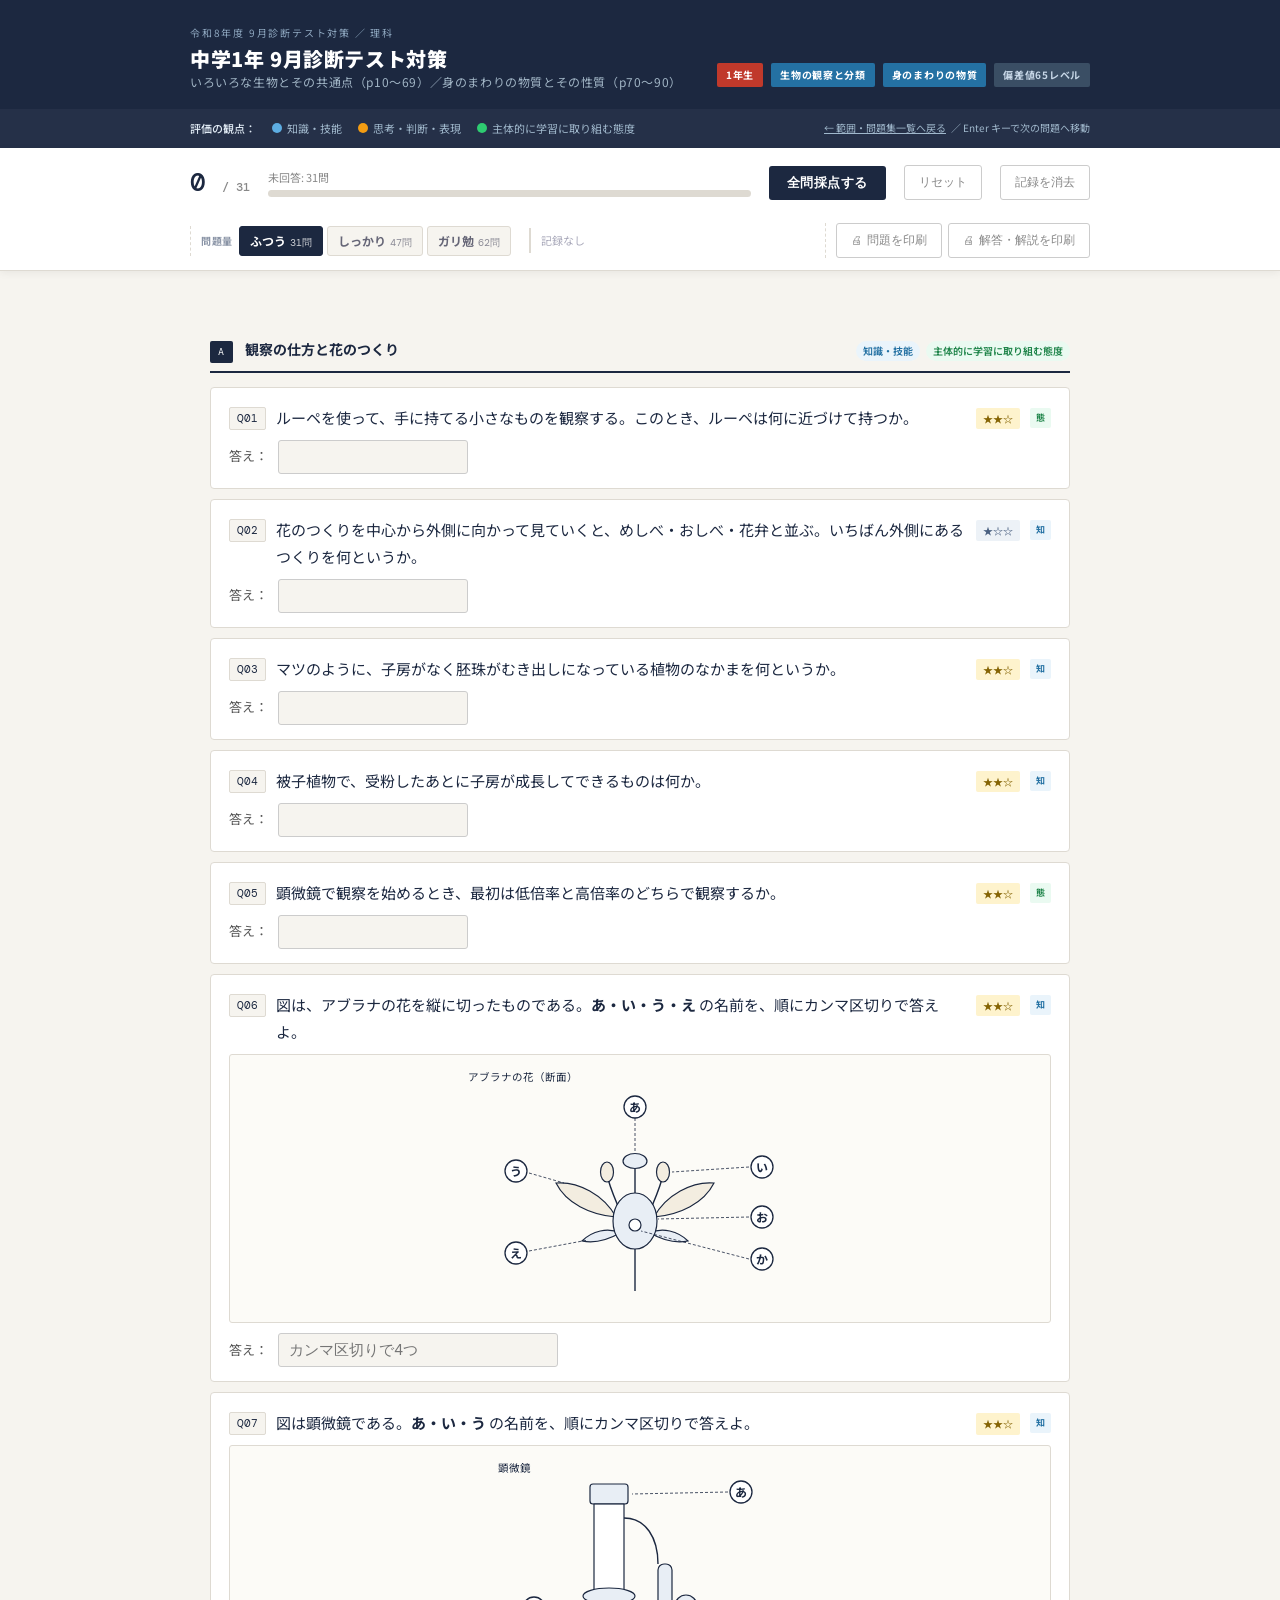
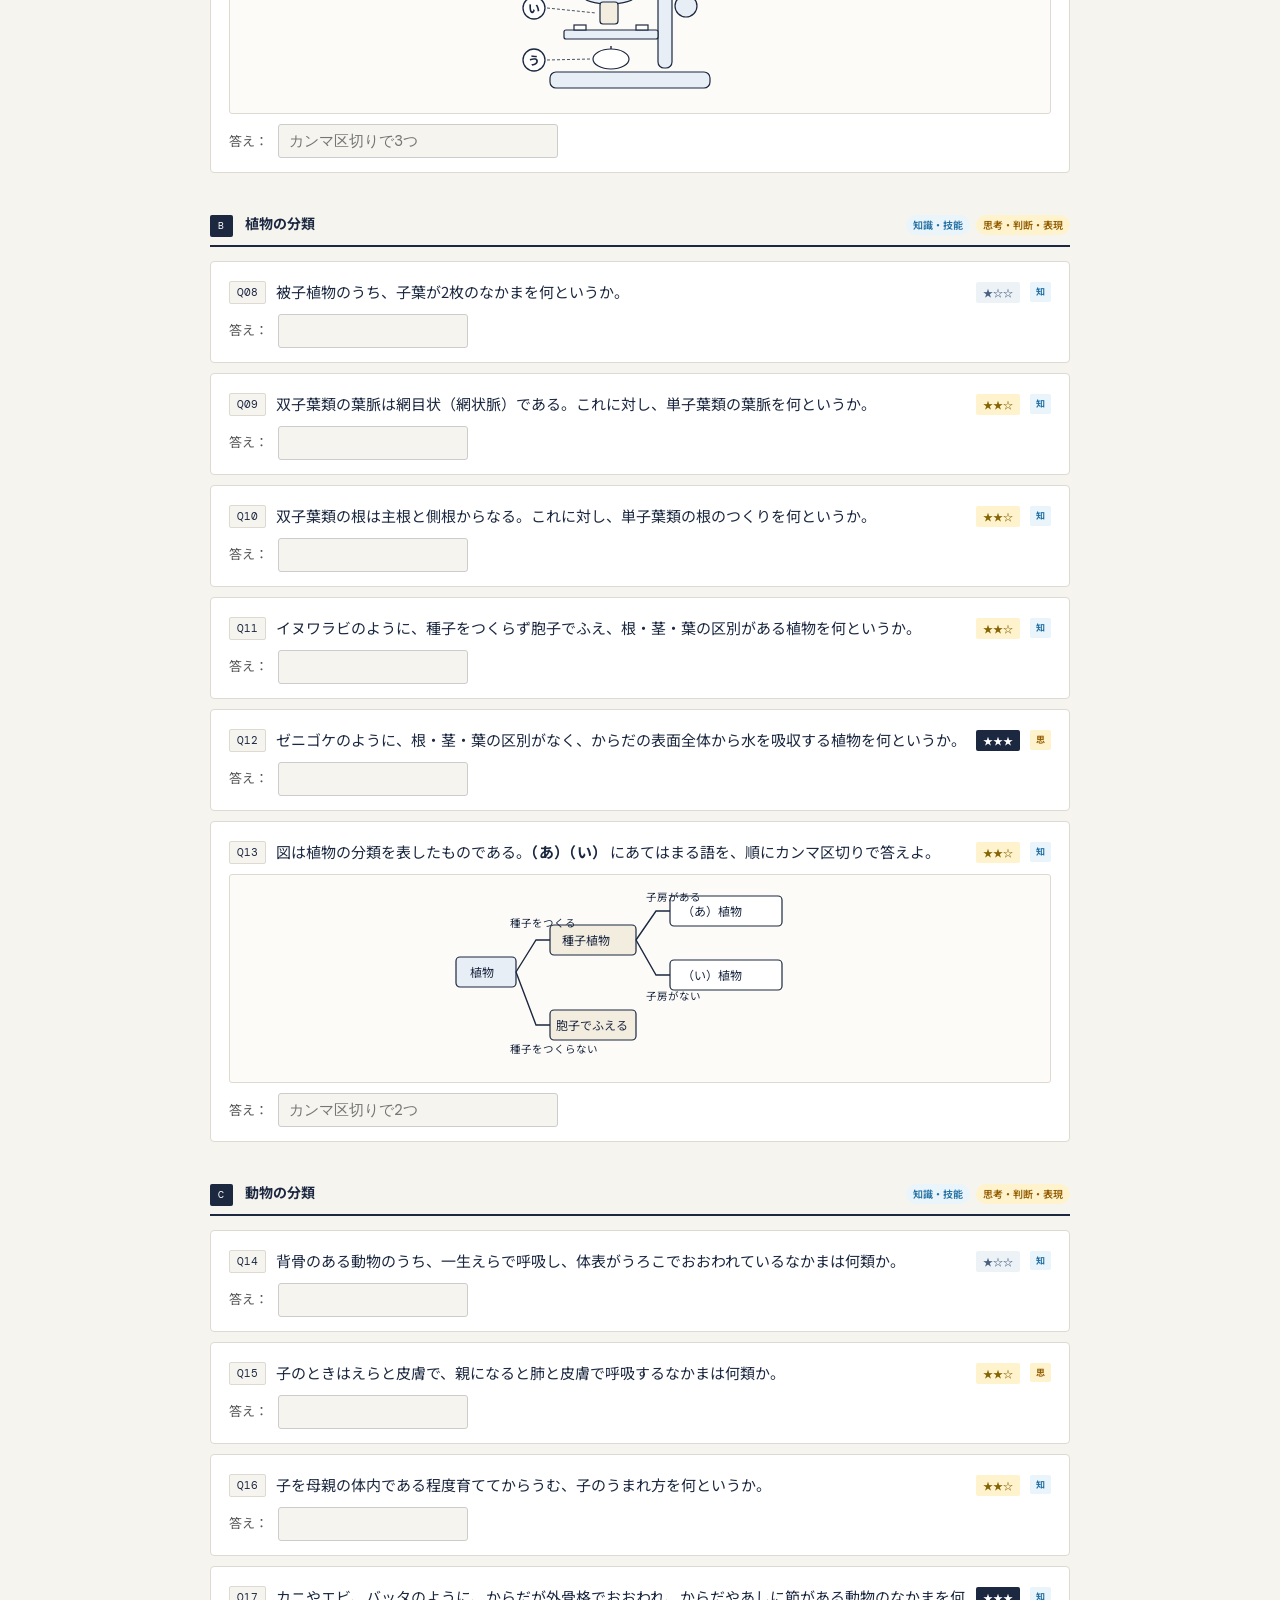
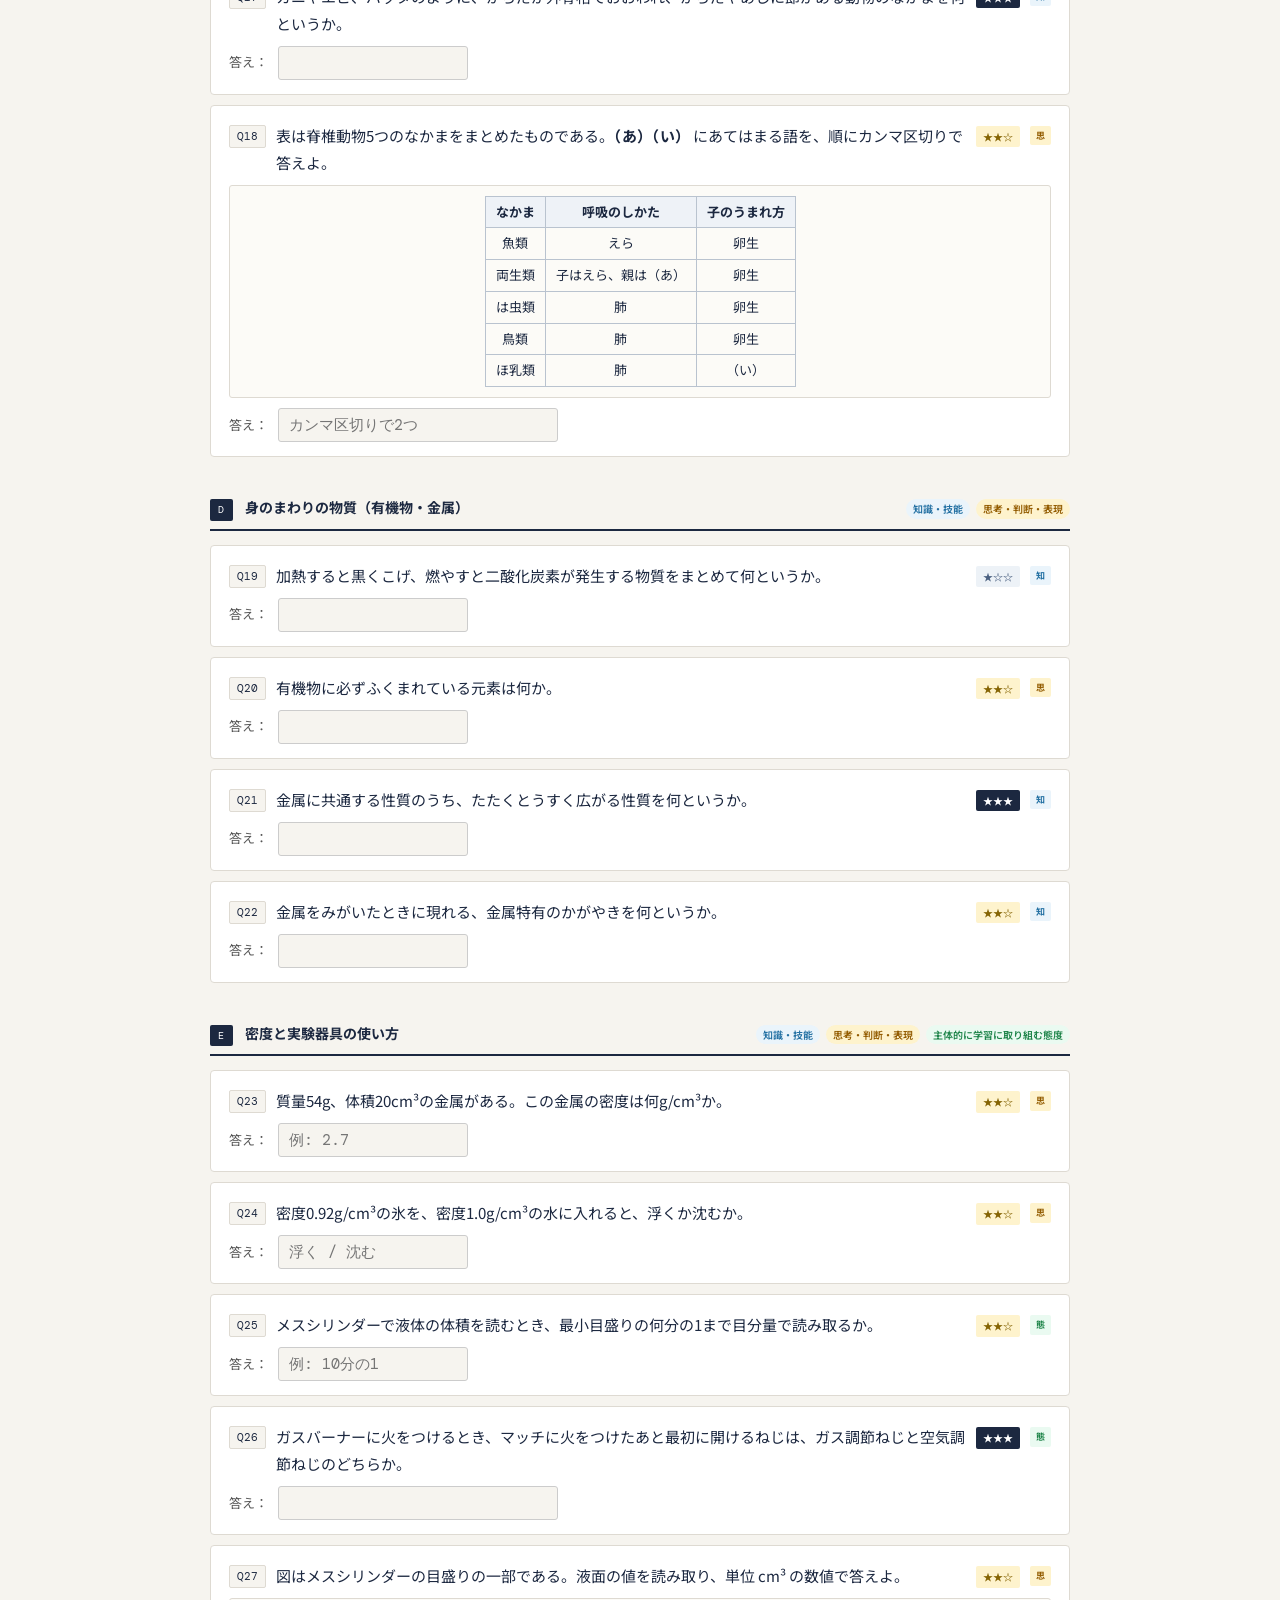
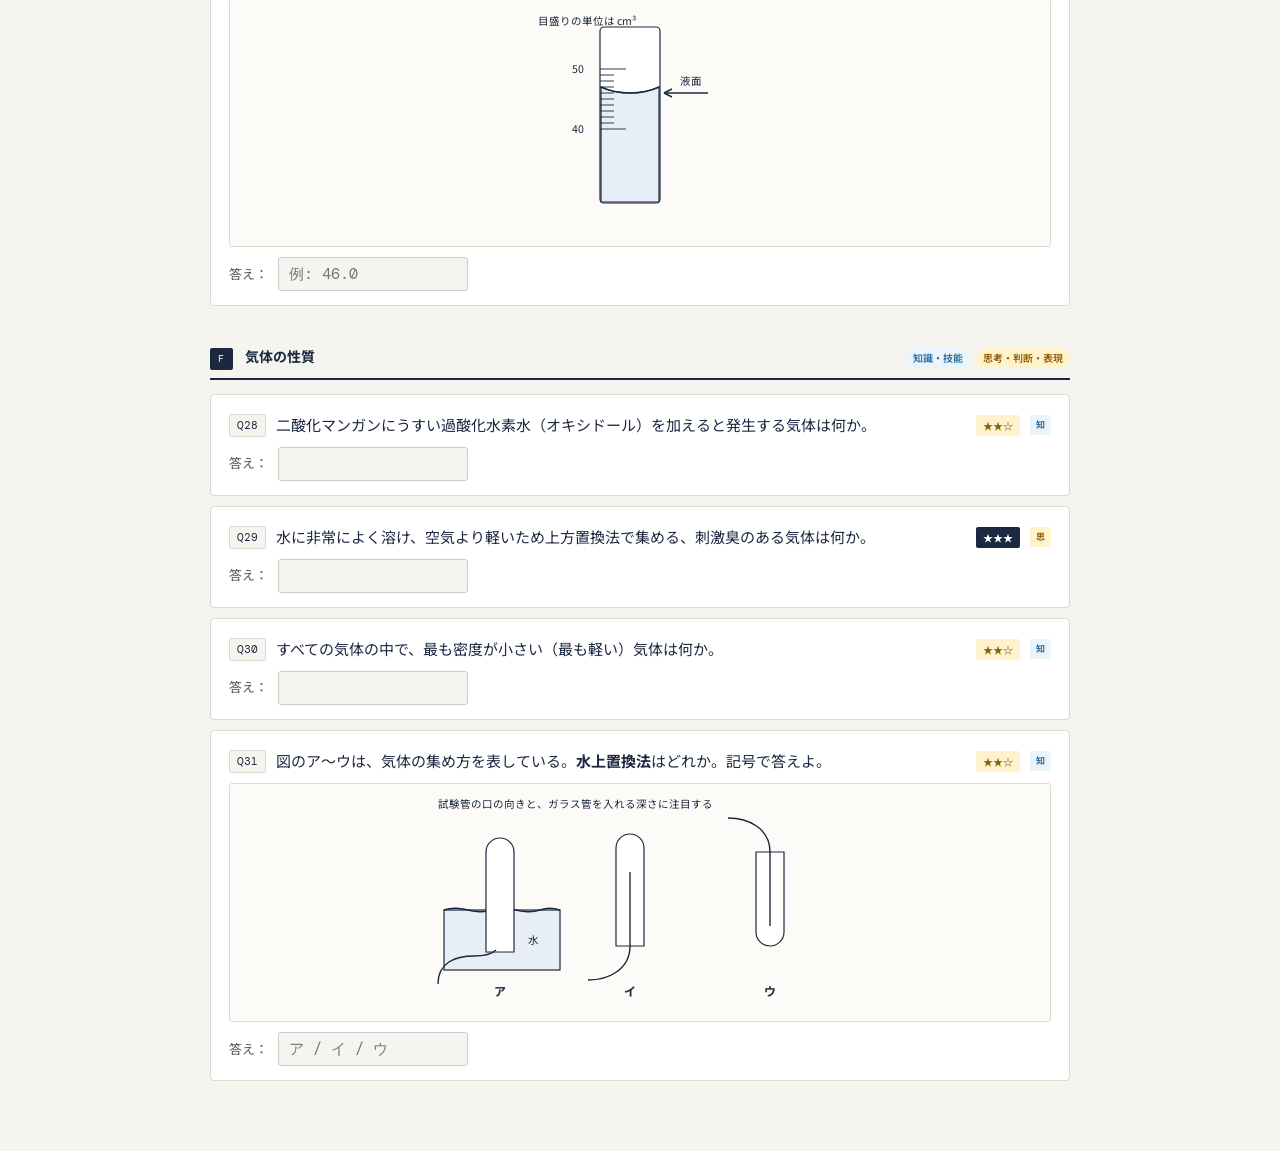
<file: quizzes/g1-sep-exam-science.html>
<!DOCTYPE html>
<html lang="ja">
<head>
<meta charset="UTF-8">
<meta name="viewport" content="width=device-width, initial-scale=1.0">
<title>中学1年 9月診断テスト対策 理科</title>
<link rel="stylesheet" href="../style.css">
</head>
<body>

<header>
  <div class="header-inner">
    <div class="header-title-block">
      <div class="header-eyebrow">令和8年度 9月診断テスト対策 ／ 理科</div>
      <h1>中学1年 9月診断テスト対策
        <small>いろいろな生物とその共通点（p10〜69）／身のまわりの物質とその性質（p70〜90）</small>
      </h1>
    </div>
    <div class="header-tags">
      <span class="tag tag-red">1年生</span>
      <span class="tag tag-blue">生物の観察と分類</span>
      <span class="tag tag-blue">身のまわりの物質</span>
      <span class="tag tag-gray">偏差値65レベル</span>
    </div>
  </div>
</header>

<div class="hyoka-bar">
  <div class="hyoka-bar-inner">
    <strong>評価の観点：</strong>
    <span><span class="hyoka-dot chi"></span> 知識・技能</span>
    <span><span class="hyoka-dot shi"></span> 思考・判断・表現</span>
    <span><span class="hyoka-dot tai"></span> 主体的に学習に取り組む態度</span>
    <span style="margin-left:auto;font-size:10px;"><a href="../index.html" style="color:#a0b8cc;">← 範囲・問題集一覧へ戻る</a> ／ Enter キーで次の問題へ移動</span>
  </div>
</div>

<div id="score-bar">
  <div class="score-bar-inner">
    <div class="score-num" id="score-disp">0 <small>/ 31</small></div>
    <div class="progress-wrap">
      <div class="progress-label" id="prog-label">未回答: 31問</div>
      <div class="progress-outer"><div class="progress-inner" id="prog-inner"></div></div>
    </div>
    <button class="btn-primary" onclick="checkAll()">全問採点する</button>
    <button class="btn-secondary" onclick="resetAll()">リセット</button>
    <button class="btn-secondary" onclick="clearRecord()">記録を消去</button>
    <div id="score-record"></div>
    <span class="print-btn-group">
      <button class="btn-secondary" onclick="printQuestions()">問題を印刷</button>
      <button class="btn-secondary" onclick="printAnswers()">解答・解説を印刷</button>
    </span>
  </div>
</div>

<main id="quiz-main">

<div id="result-panel">
  <h2>採点結果</h2>
  <div class="big-score" id="result-score">0<em> / 31</em></div>
  <div class="result-comment" id="result-comment"></div>
  <div class="result-breakdown" id="result-breakdown"></div>
</div>

</main>

<script src="../quiz-engine.js"></script>
<script>
/* ===== 図（インラインSVG）=====
   外部画像を使わず、線と文字だけで描く。色に頼らないので白黒印刷でも読める。
   同じ図を複数の問題で使い回せるよう、ここにまとめて定義する。 */
const FIG = {};

// アブラナの花のつくり（記号 あ〜か）
FIG.hana = `<svg viewBox="0 0 360 240" width="360" height="240" role="img" aria-label="アブラナの花の断面図">
  <text class="fig-small" x="8" y="16">アブラナの花（断面）</text>
  <path class="fig-fill2" d="M156,152 C130,150 106,138 96,118 C118,116 144,130 156,152 Z"/>
  <path class="fig-fill2" d="M194,152 C220,150 244,138 254,118 C232,116 206,130 194,152 Z"/>
  <path class="fig-fill" d="M160,168 C146,176 132,178 122,176 C132,166 148,162 160,168 Z"/>
  <path class="fig-fill" d="M190,168 C204,176 218,178 228,176 C218,166 202,162 190,168 Z"/>
  <path class="fig-line" d="M162,150 Q152,128 148,114"/>
  <path class="fig-line" d="M188,150 Q198,128 202,114"/>
  <ellipse class="fig-fill2" cx="147" cy="107" rx="6.5" ry="10"/>
  <ellipse class="fig-fill2" cx="203" cy="107" rx="6.5" ry="10"/>
  <ellipse class="fig-fill" cx="175" cy="156" rx="22" ry="28"/>
  <circle class="fig-white" cx="175" cy="160" r="6"/>
  <path class="fig-line" d="M175,128 L175,102"/>
  <ellipse class="fig-fill" cx="175" cy="96" rx="12" ry="7.5"/>
  <path class="fig-line" d="M175,184 L175,226"/>
  <path class="fig-lead" d="M175,53 L175,87"/><circle class="fig-mark" cx="175" cy="42" r="11"/><text class="fig-label" x="175" y="47">あ</text>
  <path class="fig-lead" d="M289,102 L212,107"/><circle class="fig-mark" cx="302" cy="102" r="11"/><text class="fig-label" x="302" y="107">い</text>
  <path class="fig-lead" d="M289,152 L198,154"/><circle class="fig-mark" cx="302" cy="152" r="11"/><text class="fig-label" x="302" y="157">お</text>
  <path class="fig-lead" d="M289,194 L181,166"/><circle class="fig-mark" cx="302" cy="194" r="11"/><text class="fig-label" x="302" y="199">か</text>
  <path class="fig-lead" d="M69,108 L104,118"/><circle class="fig-mark" cx="56" cy="106" r="11"/><text class="fig-label" x="56" y="111">う</text>
  <path class="fig-lead" d="M69,186 L128,175"/><circle class="fig-mark" cx="56" cy="188" r="11"/><text class="fig-label" x="56" y="193">え</text>
</svg>`;

// 顕微鏡（記号 あ〜う）
FIG.kenbi = `<svg viewBox="0 0 300 240" width="300" height="240" role="img" aria-label="顕微鏡の各部">
  <text class="fig-small" x="8" y="16">顕微鏡</text>
  <rect class="fig-fill" x="100" y="28" width="38" height="20" rx="3"/>
  <rect class="fig-white" x="104" y="48" width="30" height="88"/>
  <path class="fig-line" d="M134,62 C156,62 168,82 168,108"/>
  <rect class="fig-fill" x="168" y="108" width="14" height="104" rx="6"/>
  <ellipse class="fig-fill" cx="119" cy="140" rx="26" ry="8"/>
  <rect class="fig-fill2" x="110" y="146" width="18" height="22" rx="3"/>
  <rect class="fig-fill" x="74" y="174" width="94" height="9" rx="2"/>
  <rect class="fig-white" x="84" y="169" width="12" height="5"/>
  <rect class="fig-white" x="146" y="169" width="12" height="5"/>
  <path class="fig-line" d="M121,190 L121,196"/>
  <ellipse class="fig-white" cx="121" cy="203" rx="18" ry="10"/>
  <circle class="fig-fill" cx="196" cy="150" r="11"/>
  <rect class="fig-fill" x="60" y="216" width="160" height="16" rx="6"/>
  <path class="fig-lead" d="M238,36 L142,38"/><circle class="fig-mark" cx="251" cy="36" r="11"/><text class="fig-label" x="251" y="41">あ</text>
  <path class="fig-lead" d="M57,152 L106,157"/><circle class="fig-mark" cx="44" cy="152" r="11"/><text class="fig-label" x="44" y="157">い</text>
  <path class="fig-lead" d="M57,204 L101,203"/><circle class="fig-mark" cx="44" cy="204" r="11"/><text class="fig-label" x="44" y="209">う</text>
</svg>`;

// 植物の分類（樹形図）
FIG.bunrui = `<svg viewBox="0 0 380 180" width="380" height="180" role="img" aria-label="植物の分類の図">
  <rect class="fig-fill" x="6" y="72" width="60" height="30" rx="4"/>
  <text class="fig-text" x="20" y="92">植物</text>
  <path class="fig-line" d="M66,87 L86,55 L100,55"/>
  <path class="fig-line" d="M66,87 L86,140 L100,140"/>
  <rect class="fig-fill2" x="100" y="40" width="86" height="30" rx="4"/>
  <text class="fig-text" x="112" y="60">種子植物</text>
  <rect class="fig-fill2" x="100" y="125" width="86" height="30" rx="4"/>
  <text class="fig-text" x="106" y="145">胞子でふえる</text>
  <text class="fig-small" x="60" y="42">種子をつくる</text>
  <text class="fig-small" x="60" y="168">種子をつくらない</text>
  <path class="fig-line" d="M186,55 L206,26 L220,26"/>
  <path class="fig-line" d="M186,55 L206,90 L220,90"/>
  <rect class="fig-white" x="220" y="11" width="112" height="30" rx="4"/>
  <text class="fig-text" x="232" y="31">（あ）植物</text>
  <rect class="fig-white" x="220" y="75" width="112" height="30" rx="4"/>
  <text class="fig-text" x="232" y="95">（い）植物</text>
  <text class="fig-small" x="196" y="16">子房がある</text>
  <text class="fig-small" x="196" y="115">子房がない</text>
</svg>`;

// 葉のつくり（網状脈と平行脈）
FIG.yo = `<svg viewBox="0 0 340 180" width="340" height="180" role="img" aria-label="2種類の葉脈">
  <path class="fig-fill2" d="M28,90 C48,38 100,28 132,90 C100,152 48,142 28,90 Z"/>
  <path class="fig-line" d="M30,90 L130,90"/>
  <path class="fig-thin" d="M48,90 C54,78 60,68 68,60 M66,90 C72,76 80,66 90,60 M86,90 C92,78 98,70 108,66"/>
  <path class="fig-thin" d="M48,90 C54,102 60,112 68,120 M66,90 C72,104 80,114 90,120 M86,90 C92,102 98,110 108,114"/>
  <path class="fig-thin" d="M57,74 C64,74 70,70 76,66 M75,72 C82,72 88,70 96,68 M57,106 C64,106 70,110 76,114 M75,108 C82,108 88,110 96,112"/>
  <text class="fig-label" x="80" y="170">A</text>
  <path class="fig-fill2" d="M212,158 C204,86 224,36 254,18 C268,72 250,128 226,162 Z"/>
  <path class="fig-thin" d="M221,150 C216,96 231,54 249,30 M229,152 C225,100 238,60 254,38 M236,153 C233,104 244,68 257,46"/>
  <text class="fig-label" x="240" y="176">B</text>
</svg>`;

// 根のつくり（主根と側根／ひげ根）
FIG.ne = `<svg viewBox="0 0 320 180" width="320" height="180" role="img" aria-label="2種類の根のつくり">
  <path class="fig-thin" d="M8,46 L150,46"/>
  <path class="fig-thin" d="M172,46 L314,46"/>
  <text class="fig-small" x="8" y="40">地面</text>
  <path class="fig-line" d="M80,14 L80,46" stroke-width="3"/>
  <path class="fig-line" d="M80,46 C82,80 80,118 79,146" stroke-width="3.4"/>
  <path class="fig-thin" d="M80,62 C66,72 56,84 48,96 M80,78 C96,86 106,98 114,110 M80,96 C66,106 58,118 52,130 M80,116 C94,124 102,134 108,146"/>
  <text class="fig-label" x="80" y="170">A</text>
  <path class="fig-line" d="M240,14 L240,46" stroke-width="3"/>
  <path class="fig-line" d="M240,46 C216,74 202,110 196,148 M240,46 C228,78 220,114 218,150 M240,46 C240,84 240,118 240,152 M240,46 C252,78 260,114 262,150 M240,46 C264,74 278,110 284,148"/>
  <text class="fig-label" x="240" y="170">B</text>
</svg>`;

// 脊椎動物の分類表
FIG.sekitsui = `<table>
  <tr><th>なかま</th><th>呼吸のしかた</th><th>子のうまれ方</th></tr>
  <tr><td>魚類</td><td>えら</td><td>卵生</td></tr>
  <tr><td>両生類</td><td>子はえら、親は（あ）</td><td>卵生</td></tr>
  <tr><td>は虫類</td><td>肺</td><td>卵生</td></tr>
  <tr><td>鳥類</td><td>肺</td><td>卵生</td></tr>
  <tr><td>ほ乳類</td><td>肺</td><td>（い）</td></tr>
</table>`;

// メスシリンダーの目盛り
FIG.mesu = `<svg viewBox="0 0 220 220" width="220" height="220" role="img" aria-label="メスシリンダーの目盛り">
  <rect class="fig-white" x="70" y="18" width="60" height="176" rx="4"/>
  <path class="fig-fill" d="M71,78 C88,86 112,86 129,78 L129,193 L71,193 Z"/>
  <path class="fig-line" d="M71,78 C88,86 112,86 129,78"/>
  <path class="fig-thin" d="M70,60 L96,60 M70,120 L96,120"/>
  <path class="fig-thin" d="M70,66 L84,66 M70,72 L84,72 M70,78 L84,78 M70,84 L84,84 M70,90 L84,90 M70,96 L84,96 M70,102 L84,102 M70,108 L84,108 M70,114 L84,114"/>
  <text class="fig-small" x="42" y="64">50</text>
  <text class="fig-small" x="42" y="124">40</text>
  <path class="fig-line" d="M178,84 L134,84"/>
  <path class="fig-line" d="M134,84 L142,80 M134,84 L142,88"/>
  <text class="fig-small" x="150" y="76">液面</text>
  <text class="fig-small" x="8" y="16">目盛りの単位は cm³</text>
</svg>`;

// ガスバーナー（記号 あ・い）
FIG.burner = `<svg viewBox="0 0 280 224" width="280" height="224" role="img" aria-label="ガスバーナー">
  <text class="fig-small" x="8" y="16">ガスバーナー</text>
  <path class="fig-thin" d="M110,82 C112,60 122,50 130,42 C138,50 148,60 150,82 Z"/>
  <path class="fig-line" d="M121,82 C123,70 127,64 130,60 C133,64 137,70 139,82 Z"/>
  <rect class="fig-fill" x="118" y="84" width="24" height="54"/>
  <ellipse class="fig-white" cx="130" cy="84" rx="12" ry="4"/>
  <circle class="fig-white" cx="123" cy="130" r="2.6"/>
  <circle class="fig-white" cx="137" cy="130" r="2.6"/>
  <rect class="fig-fill2" x="98" y="138" width="64" height="20"/>
  <ellipse class="fig-fill2" cx="130" cy="138" rx="32" ry="7"/>
  <path class="fig-thin" d="M108,142 L108,156 M119,143 L119,157 M130,143 L130,157 M141,143 L141,157 M152,142 L152,156"/>
  <rect class="fig-fill" x="118" y="156" width="24" height="10"/>
  <rect class="fig-fill2" x="98" y="166" width="64" height="20"/>
  <ellipse class="fig-fill2" cx="130" cy="166" rx="32" ry="7"/>
  <path class="fig-thin" d="M108,170 L108,184 M119,171 L119,185 M130,171 L130,185 M141,171 L141,185 M152,170 L152,184"/>
  <rect class="fig-fill" x="102" y="190" width="56" height="14"/>
  <ellipse class="fig-fill" cx="130" cy="206" rx="50" ry="10"/>
  <rect class="fig-fill" x="162" y="172" width="14" height="9"/>
  <path class="fig-line" d="M176,177 C196,177 210,174 226,174"/>
  <text class="fig-small" x="230" y="178">ガス</text>
  <path class="fig-lead" d="M209,132 L166,144"/><circle class="fig-mark" cx="222" cy="130" r="11"/><text class="fig-label" x="222" y="135">あ</text>
  <path class="fig-lead" d="M59,174 L96,174"/><circle class="fig-mark" cx="46" cy="174" r="11"/><text class="fig-label" x="46" y="179">い</text>
</svg>`;

// 気体の集め方 3種（ア・イ・ウ）
FIG.shuki = `<svg viewBox="0 0 420 210" width="420" height="210" role="img" aria-label="気体の集め方3種">
  <text class="fig-small" x="8" y="14">試験管の口の向きと、ガラス管を入れる深さに注目する</text>
  <rect class="fig-fill" x="14" y="116" width="116" height="60"/>
  <path class="fig-line" d="M14,116 C32,110 44,122 62,116 C80,110 92,122 110,116 C118,113 124,114 130,116"/>
  <text class="fig-small" x="98" y="150">水</text>
  <path class="fig-white" d="M56,158 L56,58 A14,14 0 0 1 84,58 L84,158 Z"/>
  <path class="fig-line" d="M8,190 C8,168 26,162 44,162 C54,162 62,160 66,156"/>
  <text class="fig-label" x="70" y="202">ア</text>
  <path class="fig-white" d="M186,152 L186,54 A14,14 0 0 1 214,54 L214,152 Z"/>
  <path class="fig-line" d="M200,152 L200,78"/>
  <path class="fig-line" d="M200,152 C200,176 178,186 158,186"/>
  <text class="fig-label" x="200" y="202">イ</text>
  <path class="fig-white" d="M326,58 L326,138 A14,14 0 0 0 354,138 L354,58 Z"/>
  <path class="fig-line" d="M340,58 L340,132"/>
  <path class="fig-line" d="M340,58 C340,34 318,24 298,24"/>
  <text class="fig-label" x="340" y="202">ウ</text>
</svg>`;

const sections = [
  { label: 'A', title: "観察の仕方と花のつくり", hyoka: ['chi', 'tai'] },
  { label: 'B', title: "植物の分類", hyoka: ['chi', 'shi'] },
  { label: 'C', title: "動物の分類", hyoka: ['chi', 'shi'] },
  { label: 'D', title: "身のまわりの物質（有機物・金属）", hyoka: ['chi', 'shi'] },
  { label: 'E', title: "密度と実験器具の使い方", hyoka: ['chi', 'shi', 'tai'] },
  { label: 'F', title: "気体の性質", hyoka: ['chi', 'shi'] },
];
const questions = [
  { num: 1, sec: 'A', pri: 1, diff: 'A',
    text: "ルーペを使って、手に持てる小さなものを観察する。このとき、ルーペは何に近づけて持つか。",  hyoka: 'tai', answer: '目', hint: 'ルーペは目に近づけて固定し、観察するものを前後に動かしてピントを合わせる。',
    trivia: '観察するものが動かせないときは、自分の顔ごと近づいたり離れたりする。ルーペで太陽を見ては絶対にいけないのは、光が一点に集まって目を痛めるため。',
    check: v => qAccept(v, ['目','目に近づける']) },
  { num: 2, sec: 'A', pri: 1, diff: 'B',
    text: "花のつくりを中心から外側に向かって見ていくと、めしべ・おしべ・花弁と並ぶ。いちばん外側にあるつくりを何というか。",  hyoka: 'chi', answer: 'がく', hint: '花は外側から「がく→花弁→おしべ→めしべ」の順に並んでいる。',
    trivia: 'サクラの花びらの付け根にある緑色の部分が、がくにあたる。がくは、つぼみのときに内側の大切なつくりを守る役目をしている。',
    check: v => qAccept(v, ['がく','ガク','萼']) },
  { num: 3, sec: 'A', pri: 1, diff: 'A',
    text: "マツのように、子房がなく胚珠がむき出しになっている植物のなかまを何というか。",  hyoka: 'chi', answer: '裸子植物', hint: '子房がないので果実ができない。',
    trivia: 'マツ・スギ・イチョウなどが裸子植物。子房がないため果実ができず、マツぼっくりは果実ではなく種子をつけるりん片の集まり。',
    check: v => qAccept(v, ['裸子植物']) },
  { num: 4, sec: 'A', pri: 1, diff: 'A',
    text: "被子植物で、受粉したあとに子房が成長してできるものは何か。",  hyoka: 'chi', answer: '果実', hint: '子房が果実に、その中の胚珠が種子になる。',
    trivia: 'カキやモモは子房が育った果実だが、リンゴやナシで食べている部分は花托（かたく）が育ったもので、真ん中の芯が本当の果実にあたる。',
    check: v => qAccept(v, ['果実']) },
  { num: 5, sec: 'A', pri: 1, diff: 'A',
    text: "顕微鏡で観察を始めるとき、最初は低倍率と高倍率のどちらで観察するか。",  hyoka: 'tai', answer: '低倍率', hint: 'まず広い範囲を見て目的のものを中央に移動させ、それから倍率を上げる。',
    trivia: '倍率を上げるほど見える範囲は狭くなり、視野も暗くなる。だから先に低倍率で探すのが鉄則で、これは天体望遠鏡でも同じ手順になる。',
    check: v => qAccept(v, ['低倍率','低倍率で観察する','低い倍率']) },
  { num: 6, sec: 'B', pri: 1, diff: 'B',
    text: "被子植物のうち、子葉が2枚のなかまを何というか。",  hyoka: 'chi', answer: '双子葉類', hint: '子葉が2枚なら双子葉類、1枚なら単子葉類。',
    trivia: '被子植物およそ25万種のうち、単子葉類は約6万種。イネ・ムギ・トウモロコシなど、人類の主食の多くは単子葉類が占めている。',
    check: v => qAccept(v, ['双子葉類','双子葉植物']) },
  { num: 7, sec: 'B', pri: 1, diff: 'A',
    text: "双子葉類の葉脈は網目状（網状脈）である。これに対し、単子葉類の葉脈を何というか。",  hyoka: 'chi', answer: '平行脈', hint: '単子葉類の葉脈は平行に並んでいる。',
    trivia: '葉脈は水や養分の通り道であると同時に、葉を支える骨組みでもある。網状脈は破れにくく、平行脈は細長い葉の形に適している。',
    check: v => qAccept(v, ['平行脈']) },
  { num: 8, sec: 'B', pri: 1, diff: 'A',
    text: "双子葉類の根は主根と側根からなる。これに対し、単子葉類の根のつくりを何というか。",  hyoka: 'chi', answer: 'ひげ根', hint: '単子葉類は太い根がなく、細い根が広がっている。',
    trivia: 'ひげ根は地表近くに広く張るため、雨水をすばやく吸収できる。イネが水田の環境に適しているのは、この根のつくりとも関係している。',
    check: v => qAccept(v, ['ひげ根','ヒゲ根','ひげね']) },
  { num: 9, sec: 'B', pri: 1, diff: 'A',
    text: "イヌワラビのように、種子をつくらず胞子でふえ、根・茎・葉の区別がある植物を何というか。",  hyoka: 'chi', answer: 'シダ植物', hint: '胞子でふえるが、維管束があり根・茎・葉の区別がある。',
    trivia: 'シダ植物はおよそ3億年前に大森林をつくり、それが地中で長い時間をかけて変化したものが石炭。今使う化石燃料の一部は古代のシダに由来する。',
    check: v => qAccept(v, ['シダ植物','しだ植物']) },
  { num: 10, sec: 'B', pri: 1, diff: 'S',
    text: "ゼニゴケのように、根・茎・葉の区別がなく、からだの表面全体から水を吸収する植物を何というか。", hyoka: 'shi', answer: 'コケ植物', hint: '維管束がないので、水は体全体から吸収する。',
    trivia: 'コケ植物には水を運ぶ維管束がないため大きくなれず、多くは高さ数cmまでにとどまる。体を支える仕組みを持たないことが背丈を決めている。',
    check: v => qAccept(v, ['コケ植物','こけ植物','苔植物']) },
  { num: 11, sec: 'C', pri: 1, diff: 'B',
    text: "背骨のある動物のうち、一生えらで呼吸し、体表がうろこでおおわれているなかまは何類か。", hyoka: 'chi', answer: '魚類', hint: '一生えら呼吸で、卵生。体表はうろこ。',
    trivia: '魚のうろこには、木の年輪のような成長の跡が残る種がいる。そこから、その魚が何年生きてきたかを推定することができる。',
    check: v => qAccept(v, ['魚類']) },
  { num: 12, sec: 'C', pri: 1, diff: 'A',
    text: "子のときはえらと皮膚で、親になると肺と皮膚で呼吸するなかまは何類か。", hyoka: 'shi', answer: '両生類', hint: '子は水中、親は陸上で生活するため呼吸のしかたが変わる。',
    trivia: '両生類の皮膚呼吸は、皮膚が湿っていないとはたらかない。カエルが水辺から遠く離れられないのは、この呼吸の仕組みによるもの。',
    check: v => qAccept(v, ['両生類']) },
  { num: 13, sec: 'C', pri: 1, diff: 'A',
    text: "子を母親の体内である程度育ててからうむ、子のうまれ方を何というか。", hyoka: 'chi', answer: '胎生', hint: '卵をうむ「卵生」に対することば。',
    trivia: '胎生はほ乳類の大きな特徴だが、一部のサメやマムシなど、ほ乳類以外にも胎生の動物がいる。子を守る戦略として独立に生まれた仕組み。',
    check: v => qAccept(v, ['胎生']) },
  { num: 14, sec: 'C', pri: 1, diff: 'S',
    text: "カニやエビ、バッタのように、からだが外骨格でおおわれ、からだやあしに節がある動物のなかまを何というか。", hyoka: 'chi', answer: '節足動物', hint: '「節のあるあし」を持つことが名前の由来。',
    trivia: '節足動物は動物の種の8割以上を占める最大のグループ。外骨格はからだを守る反面、大きくなるには脱皮しなければならないという弱点もある。',
    check: v => qAccept(v, ['節足動物']) },
  { num: 15, sec: 'D', pri: 1, diff: 'B',
    text: "加熱すると黒くこげ、燃やすと二酸化炭素が発生する物質をまとめて何というか。", hyoka: 'chi', answer: '有機物', hint: '炭素をふくむため、燃やすと二酸化炭素ができる。',
    trivia: '砂糖・デンプン・エタノール・プラスチックはすべて有機物。ただし炭素をふくんでいても、二酸化炭素や炭素そのものは無機物に分類される。',
    check: v => qAccept(v, ['有機物']) },
  { num: 16, sec: 'D', pri: 1, diff: 'A',
    text: "有機物に必ずふくまれている元素は何か。", hyoka: 'shi', answer: '炭素', hint: '燃やすと二酸化炭素ができることから考える。',
    trivia: '有機物という呼び名は、もともと「生物（有機体）だけがつくれる物質」という意味だった。今では人工的に合成できるものも多く、名前だけが残っている。',
    check: v => qAccept(v, ['炭素','炭素(C)','c']) },
  { num: 17, sec: 'D', pri: 1, diff: 'S',
    text: "金属に共通する性質のうち、たたくとうすく広がる性質を何というか。", hyoka: 'chi', answer: '展性', hint: '引っ張るとのびる性質は「延性」。',
    trivia: '金は展性が最も大きい金属で、1gの金を1万分の1mmほどの薄さの金ぱくに広げることができる。金閣寺の金ぱくもこの性質を利用している。',
    check: v => qAccept(v, ['展性']) },
  { num: 18, sec: 'D', pri: 1, diff: 'A',
    text: "金属をみがいたときに現れる、金属特有のかがやきを何というか。", hyoka: 'chi', answer: '金属光沢', hint: '電気や熱をよく通すことと並ぶ、金属共通の性質。',
    trivia: '金属がかがやくのは、表面の自由電子が光をはね返すため。電気や熱をよく通すのも同じ自由電子のはたらきで、3つの性質は根っこがつながっている。',
    check: v => qAccept(v, ['金属光沢']) },
  { num: 19, sec: 'E', pri: 1, diff: 'A', placeholder: "例: 2.7",
    text: "質量54g、体積20cm³の金属がある。この金属の密度は何g/cm³か。", hyoka: 'shi', answer: '2.7', hint: '密度＝質量÷体積。54÷20を計算する。',
    trivia: '2.7g/cm³ はアルミニウムの密度。1円玉はほぼ純粋なアルミニウムでできていて、質量はちょうど1gになるよう作られている。',
    check: v => qAccept(v, ['2.7','2.7g/cm3','2.7g/cm³']) },
  { num: 20, sec: 'E', pri: 1, diff: 'A', placeholder: "浮く / 沈む",
    text: "密度0.92g/cm³の氷を、密度1.0g/cm³の水に入れると、浮くか沈むか。", hyoka: 'shi', answer: '浮く', hint: '液体より密度が小さいものは浮く。',
    trivia: '氷が水に浮くのは、水が凍ると体積が約1.1倍に増えて密度が小さくなるため。これは水のとても珍しい性質で、おかげで湖は表面から凍る。',
    check: v => qAccept(v, ['浮く','うく','浮かぶ']) },
  { num: 21, sec: 'E', pri: 1, diff: 'A', placeholder: "例: 10分の1",
    text: "メスシリンダーで液体の体積を読むとき、最小目盛りの何分の1まで目分量で読み取るか。", hyoka: 'tai', answer: '10分の1', hint: '液面の最も低い位置を真横から読む。',
    trivia: '最小目盛りの10分の1まで目分量で読むのは、メスシリンダーに限らず温度計やものさしでも共通のルール。測定器具に共通する約束事になっている。',
    check: v => qAccept(v, ['10分の1','1/10','十分の一','10分の一']) },
  { num: 22, sec: 'E', pri: 1, diff: 'S', wide: true,
    text: "ガスバーナーに火をつけるとき、マッチに火をつけたあと最初に開けるねじは、ガス調節ねじと空気調節ねじのどちらか。", hyoka: 'tai', answer: 'ガス調節ねじ', hint: '先にガスを出してから、空気の量を調節する。',
    trivia: '火をつけるときは下から上へ（元栓→コック→ガス調節ねじ→空気調節ねじ）、消すときはその逆の順。空気が足りないと炎はオレンジ色になる。',
    check: v => qAccept(v, ['ガス調節ねじ','ガス調節ネジ','ガス']) },
  { num: 23, sec: 'F', pri: 1, diff: 'A',
    text: "二酸化マンガンにうすい過酸化水素水（オキシドール）を加えると発生する気体は何か。", hyoka: 'chi', answer: '酸素', hint: 'ものが燃えるのを助ける気体。水にとけにくいので水上置換法で集める。',
    trivia: '二酸化マンガンは自身は変化せず、過酸化水素が分解する反応を速めるだけ。このようなはたらきをする物質を触媒という。',
    check: v => qAccept(v, ['酸素']) },
  { num: 24, sec: 'F', pri: 1, diff: 'S',
    text: "水に非常によく溶け、空気より軽いため上方置換法で集める、刺激臭のある気体は何か。", hyoka: 'shi', answer: 'アンモニア', hint: '水にとけやすい気体は水上置換法では集められない。',
    trivia: 'アンモニアは水に非常によくとけ、1cm³の水におよそ700cm³もとける。この性質を目に見える形にしたのが、理科室でおなじみの噴水実験。',
    check: v => qAccept(v, ['アンモニア']) },
  { num: 25, sec: 'F', pri: 1, diff: 'A',
    text: "すべての気体の中で、最も密度が小さい（最も軽い）気体は何か。", hyoka: 'chi', answer: '水素', hint: '空気より軽く、燃えると水ができる気体。',
    trivia: '水素は宇宙で最も軽く、最も多く存在する元素。かつて飛行船に使われたが、燃えやすいためヒンデンブルク号の事故以降はヘリウムに置きかわった。',
    check: v => qAccept(v, ['水素']) },

  // ===== ここから「しっかり」「ガリ勉」で追加される問題 =====
  { num: 26, sec: 'A', pri: 2, diff: 'A',
    text: "めしべの先の部分に花粉がつくことを何というか。", hyoka: 'chi', answer: '受粉', hint: 'この後、子房が果実に、胚珠が種子になる。',
    trivia: '受粉を助けるのは風や昆虫。虫が運ぶ花を虫媒花といい、花びらが目立ち蜜を出すのは、虫を呼ぶための工夫にほかならない。',
    check: v => qAccept(v, ['受粉']) },
  { num: 27, sec: 'A', pri: 2, diff: 'A',
    text: "マツの花には、雌花と雄花のどちらにも花弁があるか。「ある」か「ない」で答えよ。", hyoka: 'shi', answer: 'ない', hint: '裸子植物の花には花弁もがくもない。',
    trivia: 'マツは風で花粉を運ぶ風媒花なので、虫を呼ぶ花びらが必要ない。花粉には空気袋がついていて、遠くまで飛ぶようにできている。',
    check: v => qAccept(v, ['ない','無い']) },
  { num: 28, sec: 'A', pri: 3, diff: 'S',
    text: "顕微鏡で観察するとき、対物レンズとプレパラートを、横から見ながらできるだけ近づけてから離してピントを合わせる。この手順をとる理由を、漢字2字で答えよ。（レンズとプレパラートの□□を防ぐため）", hyoka: 'tai', answer: '接触', hint: '近づけながら合わせると、ぶつかって割れるおそれがある。',
    trivia: '対物レンズは倍率が高いほどプレパラートに近づく。100倍のレンズでは、すき間が0.2mm程度しかないこともある。',
    check: v => qAccept(v, ['接触','衝突']) },
  { num: 29, sec: 'A', pri: 3, diff: 'A',
    text: "ルーペや顕微鏡で観察したものを記録するとき、影をつけずに細い線ではっきりかく絵を何というか。", hyoka: 'tai', answer: 'スケッチ', hint: '見たままを正確に伝えるための記録。',
    trivia: '理科のスケッチは影をつけず、線を重ねがきしないのが約束。絵の上手さではなく、他人が同じものを見分けられるかが大事だから。',
    check: v => qAccept(v, ['スケッチ']) },

  { num: 30, sec: 'B', pri: 2, diff: 'A',
    text: "被子植物のうち、子葉が1枚のなかまを何というか。", hyoka: 'chi', answer: '単子葉類', hint: '葉脈は平行、根はひげ根。',
    trivia: 'イネ・ムギ・トウモロコシはすべて単子葉類。人類のカロリーの多くを、この小さなグループが支えている。',
    check: v => qAccept(v, ['単子葉類','単子葉植物']) },
  { num: 31, sec: 'B', pri: 2, diff: 'A',
    text: "種子をつくらず胞子でふえる植物のうち、シダ植物にあって、コケ植物にはないつくりは何か。漢字3字で答えよ。", hyoka: 'shi', answer: '維管束', hint: '水や養分を運ぶ管の集まり。',
    trivia: '維管束を手に入れたことで、植物は体を大きく高くできるようになった。木が空へ伸びられるのは、この管があるから。',
    check: v => qAccept(v, ['維管束']) },
  { num: 32, sec: 'B', pri: 2, diff: 'S',
    text: "サクラ・アブラナ・タンポポのように、胚珠が子房の中にある植物のなかまを何というか。", hyoka: 'chi', answer: '被子植物', hint: '「子房に被（おお）われている」が名前の由来。',
    trivia: '被子植物は今の陸上植物の9割近くを占める最大のグループ。恐竜時代の後半に現れ、昆虫とともに一気に多様化した。',
    check: v => qAccept(v, ['被子植物']) },
  { num: 33, sec: 'B', pri: 3, diff: 'S',
    text: "コケ植物の体に見られる、体を地面などに固定するはたらきをもつつくりを何というか。", hyoka: 'chi', answer: '仮根', hint: '根のように見えるが、水を吸収するはたらきはほとんどない。',
    trivia: '仮根は「根のようなもの」という意味。水は体の表面全体から吸うので、仮根はあくまで体を固定するための器官になっている。',
    check: v => qAccept(v, ['仮根']) },

  { num: 34, sec: 'C', pri: 2, diff: 'A',
    text: "背骨のある動物のうち、体温が外の温度によって変化する動物をまとめて何というか。", hyoka: 'chi', answer: '変温動物', hint: '魚類・両生類・は虫類があてはまる。',
    trivia: '変温動物は体温を保つためのエネルギーが要らないため、食べる量が少なくてすむ。ヘビが数週間食べずにいられるのはこのため。',
    check: v => qAccept(v, ['変温動物']) },
  { num: 35, sec: 'C', pri: 2, diff: 'A',
    text: "は虫類と鳥類の卵のうち、陸上で乾燥に耐えられるよう、かたい殻におおわれているのはどちらか。両方あてはまる場合は「両方」と答えよ。", hyoka: 'shi', answer: '両方', hint: 'どちらも陸上に卵をうむなかま。',
    trivia: '殻のある卵を手に入れたことで、動物は水辺を離れて内陸へ広がれるようになった。両生類が水辺を離れられないのと対照的。',
    check: v => qAccept(v, ['両方','りょうほう']) },
  { num: 36, sec: 'C', pri: 3, diff: 'S',
    text: "イカやタコ、貝のなかまのように、内臓が外とう膜という筋肉の膜でおおわれている動物のなかまを何というか。", hyoka: 'chi', answer: '軟体動物', hint: '節足動物とならぶ、無脊椎動物の大きなグループ。',
    trivia: 'イカの胴に見える部分が外とう膜。貝の殻は、この外とう膜から出される成分でつくられている。',
    check: v => qAccept(v, ['軟体動物']) },
  { num: 37, sec: 'C', pri: 3, diff: 'A',
    text: "ほ乳類のうち、草を主に食べる草食動物の目は、顔のどこについていることが多いか。「前」か「横」で答えよ。", hyoka: 'shi', answer: '横', hint: '広い範囲を見わたして敵に気づくため。',
    trivia: '草食動物は目が横向きで視野が広く、肉食動物は前向きで距離をつかみやすい。目の位置を見れば、その動物の暮らし方が推測できる。',
    check: v => qAccept(v, ['横','横向き']) },

  { num: 38, sec: 'D', pri: 2, diff: 'A',
    text: "砂糖・食塩・かたくり粉のうち、加熱しても黒くこげない物質はどれか。", hyoka: 'shi', answer: '食塩', hint: '炭素をふくまない無機物はこげない。',
    trivia: '食塩は無機物なので、加熱してもこげずに約800℃で融ける。砂糖とかたくり粉は有機物なので、加熱すると黒くこげる。',
    check: v => qAccept(v, ['食塩','塩']) },
  { num: 39, sec: 'D', pri: 2, diff: 'A',
    text: "金属に共通する性質のうち、引っ張ると細くのびる性質を何というか。", hyoka: 'chi', answer: '延性', hint: 'たたくと広がる「展性」と対になる言葉。',
    trivia: '金は延性も最大で、1gから約3kmの金糸をつくれる。細く長く引きのばせる性質は、電線や通信ケーブルにも生かされている。',
    check: v => qAccept(v, ['延性']) },
  { num: 40, sec: 'D', pri: 3, diff: 'S',
    text: "「磁石につくこと」は、すべての金属に共通する性質といえるか。「いえる」か「いえない」で答えよ。", hyoka: 'shi', answer: 'いえない', hint: '鉄はつくが、アルミニウムや銅はつかない。',
    trivia: '磁石につくのは鉄・ニッケル・コバルトなど一部の金属だけ。1円玉（アルミニウム）や10円玉（銅）は磁石につかない。',
    check: v => qAccept(v, ['いえない','言えない']) },
  { num: 41, sec: 'D', pri: 3, diff: 'A',
    text: "プラスチックのように、石油などを原料として人工的につくられた有機物をまとめて何というか。漢字4字で答えよ。", hyoka: 'chi', answer: '合成樹脂', hint: 'ポリエチレンやポリプロピレンなどの総称。',
    trivia: '合成樹脂は軽くてさびず加工しやすい反面、自然に分解されにくい。だからこそ分別と再利用が強く求められている。',
    check: v => qAccept(v, ['合成樹脂']) },

  { num: 42, sec: 'E', pri: 2, diff: 'A',
    text: "体積 25cm³、質量 197.5g の金属がある。この金属の密度は何 g/cm³ か。", hyoka: 'shi', answer: '7.9', hint: '密度＝質量÷体積。197.5÷25',
    trivia: '7.9g/cm³ はおよそ鉄の密度。密度は物質ごとに決まっているので、体積と質量を測れば「何でできているか」を推測できる。',
    check: v => qAccept(v, ['7.9','7.9g/cm3','7.9g/cm³']) },
  { num: 43, sec: 'E', pri: 2, diff: 'S',
    text: "メスシリンダーに水を50.0cm³入れ、金属を沈めたところ目盛りは62.0cm³になった。この金属の体積は何cm³か。", hyoka: 'shi', answer: '12.0', hint: '増えた分が金属の体積になる。',
    trivia: 'この方法を発見したのがアルキメデス。王冠が純金かを調べよと命じられ、風呂に入ったときにひらめいたと伝えられている。',
    check: v => qAccept(v, ['12.0','12','12.0cm3','12cm3']) },
  { num: 44, sec: 'E', pri: 3, diff: 'A',
    text: "電子てんびんで質量をはかるとき、薬包紙を使う場合は、薬品をのせる前に何をしておく必要があるか。漢字2字で答えよ。", hyoka: 'tai', answer: '零点', hint: '薬包紙の分の質量を差し引いておく操作。',
    trivia: '薬包紙をのせた状態で表示を0にする操作を「零点調整（風袋引き）」という。キッチンスケールの「0表示」ボタンと同じ仕組み。',
    check: v => qAccept(v, ['零点','零点調整','風袋引き']) },
  { num: 45, sec: 'E', pri: 3, diff: 'S',
    text: "同じ体積で比べたとき、密度が大きい物質と小さい物質では、質量が大きいのはどちらか。「密度が大きい物質」または「密度が小さい物質」で答えよ。", hyoka: 'shi', answer: '密度が大きい物質', hint: '質量＝密度×体積。',
    trivia: '「鉄1kgと綿1kgはどちらが重い？」という有名ななぞなぞは、質量が同じでも密度が違うと体積が大きく変わることを突いている。',
    check: v => qAccept(v, ['密度が大きい物質','密度が大きいほう','密度が大きい方']) },

  { num: 46, sec: 'F', pri: 2, diff: 'A',
    text: "二酸化炭素を通すと白くにごる液体を何というか。", hyoka: 'chi', answer: '石灰水', hint: '二酸化炭素を見分けるときに使う。',
    trivia: '白くにごるのは、水に溶けにくい炭酸カルシウムができるため。これは石灰石やチョーク、貝殻の主成分と同じ物質。',
    check: v => qAccept(v, ['石灰水']) },
  { num: 47, sec: 'F', pri: 2, diff: 'S',
    text: "水にとけやすく、空気より重い気体を集めるのに適した方法を何というか。", hyoka: 'shi', answer: '下方置換法', hint: '容器の下に気体をためていく方法。',
    trivia: '塩化水素や二酸化硫黄がこの方法で集められる。水にとけやすいかどうかと、空気より重いか軽いかの2点で集め方が決まる。',
    check: v => qAccept(v, ['下方置換法','下方置換']) },
  { num: 48, sec: 'F', pri: 3, diff: 'S',
    text: "気体を発生させて水上置換法で集めるとき、はじめに出てくる気体は集めずに捨てる。その理由を、漢字2字で答えよ。（装置の中の□□が混ざっているため）", hyoka: 'shi', answer: '空気', hint: '最初に押し出されてくるのは装置内にあったもの。',
    trivia: '純粋な気体を集めるための基本操作。実験の精度は、こうした小さな手順の積み重ねで決まってくる。',
    check: v => qAccept(v, ['空気']) },
  { num: 49, sec: 'F', pri: 3, diff: 'A',
    text: "水素が燃えたときにできる物質は何か。", hyoka: 'chi', answer: '水', hint: '二酸化炭素は発生しない。',
    trivia: '燃えても水しかできないため、水素は次世代の燃料として注目されている。燃料電池車はこの反応で電気をつくって走っている。',
    check: v => qAccept(v, ['水','H2O']) },
  { num: 50, sec: 'F', pri: 3, diff: 'A',
    text: "酸素の中に火のついた線香を入れると、炎はどうなるか。「激しく燃える」または「すぐ消える」で答えよ。", hyoka: 'shi', answer: '激しく燃える', hint: '酸素にはものが燃えるのを助けるはたらきがある。',
    trivia: '酸素そのものは燃えない。燃えるのを助けるだけで、この性質を助燃性という。二酸化炭素の中では逆に火が消える。',
    check: v => qAccept(v, ['激しく燃える','はげしく燃える']) },

  // ===== ここから図を読み取る問題 =====
  { num: 51, sec: 'A', pri: 1, diff: 'A', wide: true, placeholder: "カンマ区切りで4つ",
    text: "図は、アブラナの花を縦に切ったものである。<b>あ・い・う・え</b> の名前を、順にカンマ区切りで答えよ。",
    figure: FIG.hana, hyoka: 'chi', answer: 'めしべ, おしべ, 花弁, がく', hint: '花は外側から「がく→花弁→おしべ→めしべ」の順に並んでいる。',
    trivia: 'アブラナは花弁が4枚で十字に開くため、なかまをアブラナ科（十字花科）という。キャベツやダイコンも同じなかま。',
    check: v => qAcceptOrdered(v, [
      ['めしべ','おしべ','花弁','がく'],
      ['めしべ','おしべ','花びら','がく']]) },
  { num: 52, sec: 'A', pri: 2, diff: 'A', placeholder: "記号で答えよ",
    text: "図のアブラナの花で、受粉したあとに<b>果実</b>になる部分はどこか。記号で答えよ。",
    figure: FIG.hana, hyoka: 'shi', answer: 'お', hint: '果実になるのは子房、種子になるのは胚珠。',
    trivia: '「お」は子房、「か」は胚珠。子房が果実に、胚珠が種子になるという対応は、図で位置を覚えると忘れにくい。',
    check: v => qAccept(v, ['お','オ']) },
  { num: 53, sec: 'A', pri: 1, diff: 'A', wide: true, placeholder: "カンマ区切りで3つ",
    text: "図は顕微鏡である。<b>あ・い・う</b> の名前を、順にカンマ区切りで答えよ。",
    figure: FIG.kenbi, hyoka: 'chi', answer: '接眼レンズ, 対物レンズ, 反射鏡', hint: '目を近づける側が接眼レンズ、観察するものに近い側が対物レンズ。',
    trivia: '顕微鏡の倍率は「接眼レンズの倍率×対物レンズの倍率」。10倍と40倍を組み合わせれば400倍になる。',
    check: v => qAcceptOrdered(v, [['接眼レンズ','対物レンズ','反射鏡']]) },
  { num: 54, sec: 'B', pri: 1, diff: 'A', wide: true, placeholder: "カンマ区切りで2つ",
    text: "図は植物の分類を表したものである。<b>（あ）（い）</b> にあてはまる語を、順にカンマ区切りで答えよ。",
    figure: FIG.bunrui, hyoka: 'chi', answer: '被子, 裸子', hint: '胚珠が子房に包まれているかどうかで分かれる。',
    trivia: '「被」はおおう、「裸」ははだかの意味。胚珠が子房に包まれているか、むき出しかがそのまま名前になっている。',
    check: v => qAcceptOrdered(v, [['被子','裸子'], ['被子植物','裸子植物']]) },
  { num: 55, sec: 'B', pri: 2, diff: 'A', placeholder: "AまたはB",
    text: "図のA・Bは、2種類の葉のつくりを表している。<b>単子葉類</b>の葉はどちらか。記号で答えよ。",
    figure: FIG.yo, hyoka: 'shi', answer: 'B', hint: '単子葉類の葉脈は平行に並んでいる。',
    trivia: 'Aは網状脈で双子葉類、Bは平行脈で単子葉類。葉を見るだけで、根や子葉のつくりまで見当がつく。',
    check: v => qAccept(v, ['B','b']) },
  { num: 56, sec: 'B', pri: 2, diff: 'S',
    text: "図のAは双子葉類の根である。中心にのびる太い根を何というか。",
    figure: FIG.ne, hyoka: 'chi', answer: '主根', hint: '主根から枝分かれした細い根は側根という。',
    trivia: 'Bはひげ根で単子葉類の根。主根は深くまでのび、ひげ根は浅く広がるので、育つ場所の水の取り方がちがってくる。',
    check: v => qAccept(v, ['主根']) },
  { num: 57, sec: 'C', pri: 1, diff: 'A', wide: true, placeholder: "カンマ区切りで2つ",
    text: "表は脊椎動物5つのなかまをまとめたものである。<b>（あ）（い）</b> にあてはまる語を、順にカンマ区切りで答えよ。",
    figure: FIG.sekitsui, hyoka: 'shi', answer: '肺, 胎生', hint: '両生類は親になると陸上で生活する。ほ乳類だけが子をうむ。',
    trivia: '表にすると、魚類から ほ乳類へ向かうにつれて陸上の生活に適応していく流れが見えてくる。呼吸とうまれ方はその代表例。',
    check: v => qAcceptOrdered(v, [['肺','胎生']]) },
  { num: 58, sec: 'E', pri: 1, diff: 'A', placeholder: "例: 46.0",
    text: "図はメスシリンダーの目盛りの一部である。液面の値を読み取り、単位 cm³ の数値で答えよ。",
    figure: FIG.mesu, hyoka: 'shi', answer: '46.0', hint: '最小目盛りは1cm³。その10分の1まで目分量で読む。',
    trivia: '液面は真横から、へこんだ面のいちばん低いところを読む。ななめから見ると数cm³もずれることがある。',
    check: v => qAccept(v, ['46.0','46','46.0cm3','46cm3']) },
  { num: 59, sec: 'E', pri: 3, diff: 'S', wide: true, placeholder: "カンマ区切りで2つ",
    text: "図はガスバーナーである。<b>あ・い</b> のねじの名前を、順にカンマ区切りで答えよ。",
    figure: FIG.burner, hyoka: 'tai', answer: '空気調節ねじ, ガス調節ねじ', hint: '上が空気、下がガスのねじ。火をつけるときは下から順に開ける。',
    trivia: '空気が足りないと炎はオレンジ色になり、すすが出る。青い炎になるまで「あ」を開くのが正しい使い方。',
    check: v => qAcceptOrdered(v, [
      ['空気調節ねじ','ガス調節ねじ'],
      ['空気調節ネジ','ガス調節ネジ']]) },
  { num: 60, sec: 'F', pri: 1, diff: 'A', placeholder: "ア / イ / ウ",
    text: "図のア〜ウは、気体の集め方を表している。<b>水上置換法</b>はどれか。記号で答えよ。",
    figure: FIG.shuki, hyoka: 'chi', answer: 'ア', hint: '水を満たした容器に気体を送りこみ、水と置きかえて集める方法。',
    trivia: '水上置換法は、集まった気体の量が目で見て分かるのが利点。水にとけにくい酸素や水素はこの方法で集める。',
    check: v => qAccept(v, ['ア','あ']) },
  { num: 61, sec: 'F', pri: 3, diff: 'S', placeholder: "ア / イ / ウ",
    text: "図のア〜ウのうち、<b>アンモニア</b>を集めるのに適した方法はどれか。記号で答えよ。",
    figure: FIG.shuki, hyoka: 'shi', answer: 'イ', hint: 'アンモニアは水にとけやすく、空気より軽い。',
    trivia: 'イは試験管の口を下に向けた上方置換法。軽い気体は上にたまるので、口を下に向けても逃げずに集まっていく。',
    check: v => qAccept(v, ['イ','い']) },
  { num: 62, sec: 'F', pri: 3, diff: 'A',
    text: "図のウのように、容器の口を上に向け、ガラス管を底まで入れて気体を集める方法を何というか。",
    figure: FIG.shuki, hyoka: 'chi', answer: '下方置換法', hint: '空気より重い気体が、容器の下にたまることを利用する。',
    trivia: '水にとけやすく空気より重い塩化水素や二酸化硫黄は、この方法で集める。集め方は「水へのとけやすさ」と「重さ」で決まる。',
    check: v => qAccept(v, ['下方置換法','下方置換']) },
];
initQuiz(questions, sections);
</script>

</body>
</html>
</file>
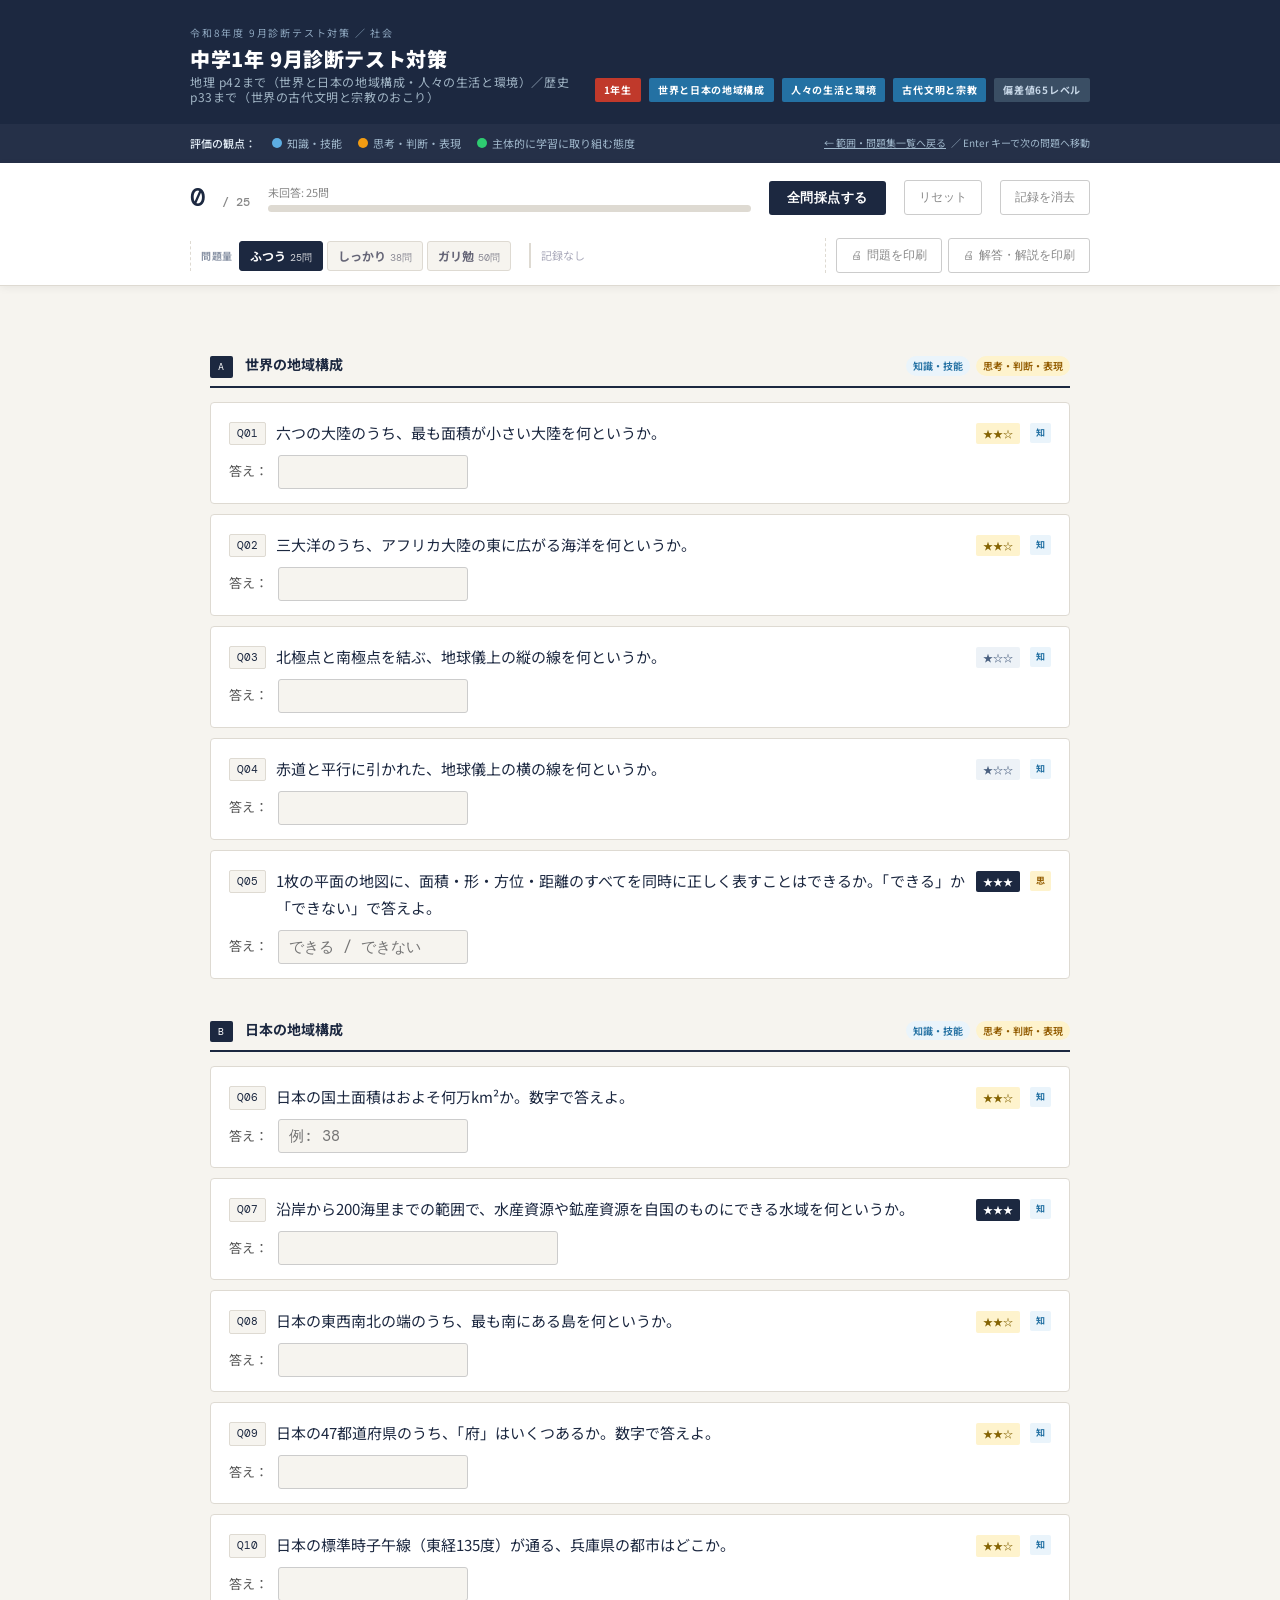
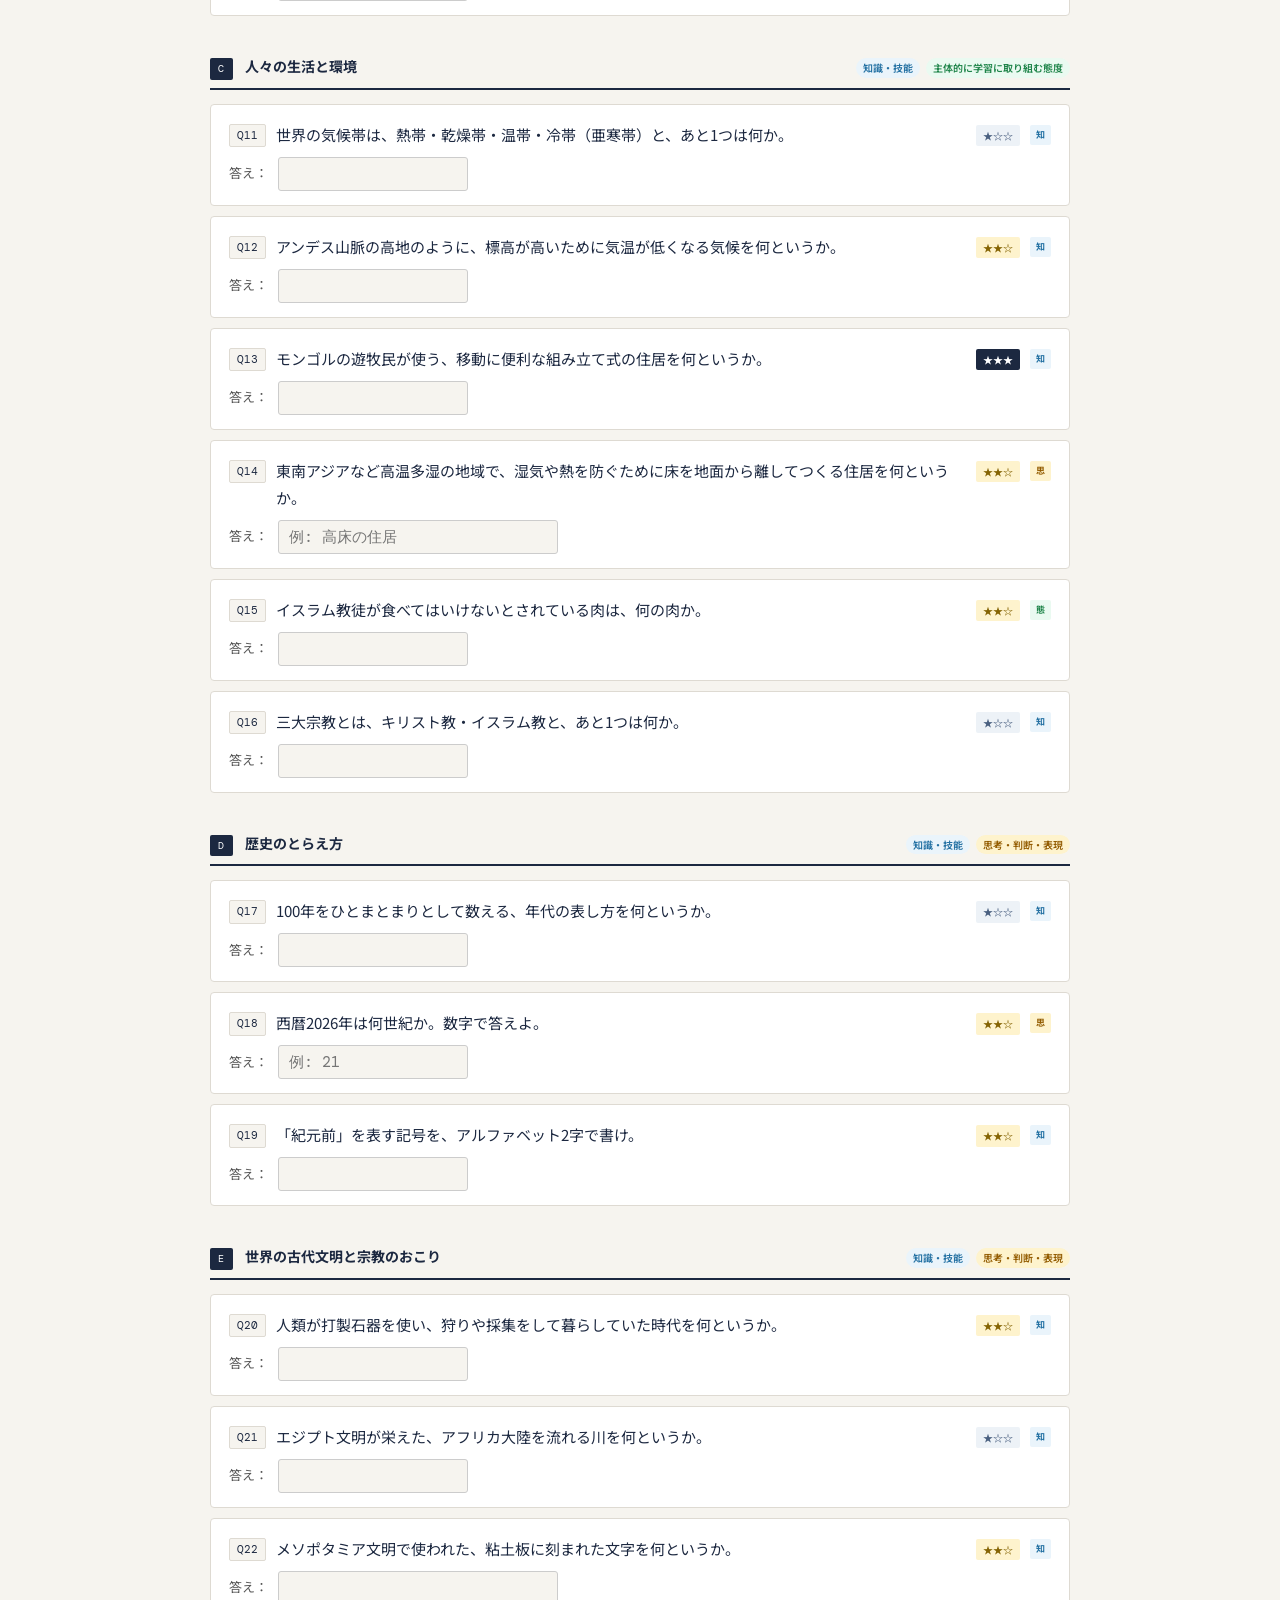
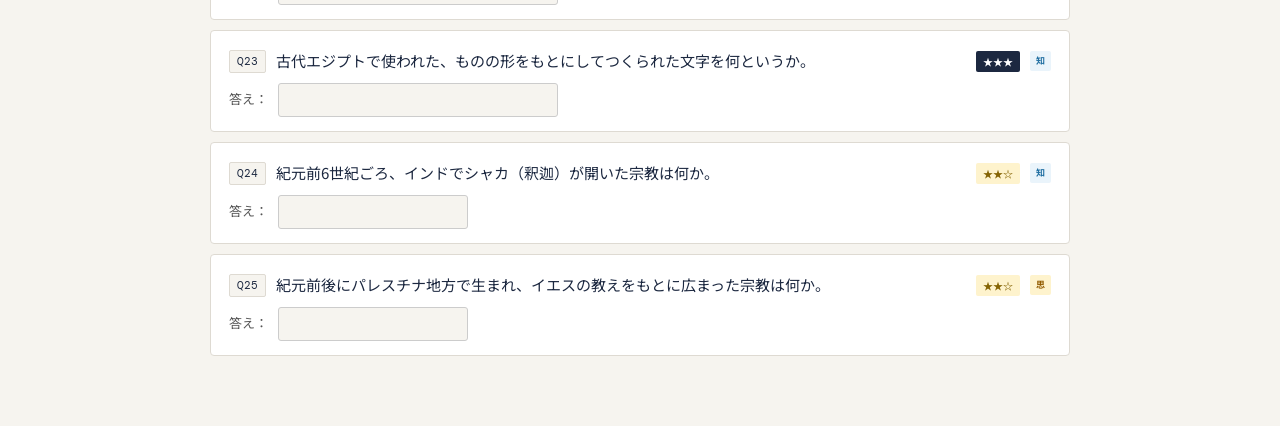
<file: quizzes/g1-sep-exam-social.html>
<!DOCTYPE html>
<html lang="ja">
<head>
<meta charset="UTF-8">
<meta name="viewport" content="width=device-width, initial-scale=1.0">
<title>中学1年 9月診断テスト対策 社会</title>
<link rel="stylesheet" href="../style.css">
</head>
<body>

<header>
  <div class="header-inner">
    <div class="header-title-block">
      <div class="header-eyebrow">令和8年度 9月診断テスト対策 ／ 社会</div>
      <h1>中学1年 9月診断テスト対策
        <small>地理 p42まで（世界と日本の地域構成・人々の生活と環境）／歴史 p33まで（世界の古代文明と宗教のおこり）</small>
      </h1>
    </div>
    <div class="header-tags">
      <span class="tag tag-red">1年生</span>
      <span class="tag tag-blue">世界と日本の地域構成</span>
      <span class="tag tag-blue">人々の生活と環境</span>
      <span class="tag tag-blue">古代文明と宗教</span>
      <span class="tag tag-gray">偏差値65レベル</span>
    </div>
  </div>
</header>

<div class="hyoka-bar">
  <div class="hyoka-bar-inner">
    <strong>評価の観点：</strong>
    <span><span class="hyoka-dot chi"></span> 知識・技能</span>
    <span><span class="hyoka-dot shi"></span> 思考・判断・表現</span>
    <span><span class="hyoka-dot tai"></span> 主体的に学習に取り組む態度</span>
    <span style="margin-left:auto;font-size:10px;"><a href="../index.html" style="color:#a0b8cc;">← 範囲・問題集一覧へ戻る</a> ／ Enter キーで次の問題へ移動</span>
  </div>
</div>

<div id="score-bar">
  <div class="score-bar-inner">
    <div class="score-num" id="score-disp">0 <small>/ 25</small></div>
    <div class="progress-wrap">
      <div class="progress-label" id="prog-label">未回答: 25問</div>
      <div class="progress-outer"><div class="progress-inner" id="prog-inner"></div></div>
    </div>
    <button class="btn-primary" onclick="checkAll()">全問採点する</button>
    <button class="btn-secondary" onclick="resetAll()">リセット</button>
    <button class="btn-secondary" onclick="clearRecord()">記録を消去</button>
    <div id="score-record"></div>
    <span class="print-btn-group">
      <button class="btn-secondary" onclick="printQuestions()">問題を印刷</button>
      <button class="btn-secondary" onclick="printAnswers()">解答・解説を印刷</button>
    </span>
  </div>
</div>

<main id="quiz-main">

<div id="result-panel">
  <h2>採点結果</h2>
  <div class="big-score" id="result-score">0<em> / 25</em></div>
  <div class="result-comment" id="result-comment"></div>
  <div class="result-breakdown" id="result-breakdown"></div>
</div>

</main>

<script src="../quiz-engine.js"></script>
<script>
const sections = [
  { label: 'A', title: "世界の地域構成", hyoka: ['chi', 'shi'] },
  { label: 'B', title: "日本の地域構成", hyoka: ['chi', 'shi'] },
  { label: 'C', title: "人々の生活と環境", hyoka: ['chi', 'tai'] },
  { label: 'D', title: "歴史のとらえ方", hyoka: ['chi', 'shi'] },
  { label: 'E', title: "世界の古代文明と宗教のおこり", hyoka: ['chi', 'shi'] },
];
const questions = [
  { num: 1, sec: 'A', pri: 1, diff: 'A',
    text: "六つの大陸のうち、最も面積が小さい大陸を何というか。",  hyoka: 'chi', answer: 'オーストラリア大陸', hint: '六大陸で最も小さい大陸。',
    trivia: 'オーストラリア大陸は六大陸で最小だが、島で最大のグリーンランドの約3.5倍ある。大陸と島の境目は、この大きさで区別されている。',
    check: v => qAccept(v, ['オーストラリア大陸','オーストラリア']) },
  { num: 2, sec: 'A', pri: 1, diff: 'A',
    text: "三大洋のうち、アフリカ大陸の東に広がる海洋を何というか。",  hyoka: 'chi', answer: 'インド洋', hint: '三大洋は太平洋・大西洋・インド洋。',
    trivia: '三大洋の面積は太平洋・大西洋・インド洋の順に大きい。太平洋だけで、地球上の全海洋のおよそ半分を占めている。',
    check: v => qAccept(v, ['インド洋']) },
  { num: 3, sec: 'A', pri: 1, diff: 'B',
    text: "北極点と南極点を結ぶ、地球儀上の縦の線を何というか。",  hyoka: 'chi', answer: '経線', hint: '経度を表す縦の線。',
    trivia: '経線は北極と南極で1点に集まるため、赤道から離れるほど間隔がせまくなる。緯線とちがい、長さはどれも同じになる。',
    check: v => qAccept(v, ['経線','子午線']) },
  { num: 4, sec: 'A', pri: 1, diff: 'B',
    text: "赤道と平行に引かれた、地球儀上の横の線を何というか。",  hyoka: 'chi', answer: '緯線', hint: '緯度を表す横の線。',
    trivia: '緯線は赤道が最も長く、極に近づくほど短くなる。北緯66.6度より北の地域では、夏に太陽が沈まない白夜が起こる。',
    check: v => qAccept(v, ['緯線']) },
  { num: 5, sec: 'A', pri: 1, diff: 'S', placeholder: "できる / できない",
    text: "1枚の平面の地図に、面積・形・方位・距離のすべてを同時に正しく表すことはできるか。「できる」か「できない」で答えよ。",  hyoka: 'shi', answer: 'できない', hint: '球体を平面に写すと、必ずどこかがゆがむ。',
    trivia: 'メルカトル図法は高緯度ほど面積が大きく描かれ、グリーンランドが南アメリカ大陸より大きく見えてしまう。実際はおよそ8分の1しかない。',
    check: v => qAccept(v, ['できない','無理','いいえ']) },
  { num: 6, sec: 'B', pri: 1, diff: 'A', placeholder: "例: 38",
    text: "日本の国土面積はおよそ何万km²か。数字で答えよ。",  hyoka: 'chi', answer: '38', hint: 'およそ38万km²。',
    trivia: '国土面積は世界でおよそ60番目だが、排他的経済水域を合わせた面積では世界6位に入る。海に囲まれた国ならではの特徴。',
    check: v => qAccept(v, ['38','38万','約38万','38万km2']) },
  { num: 7, sec: 'B', pri: 1, diff: 'S', wide: true,
    text: "沿岸から200海里までの範囲で、水産資源や鉱産資源を自国のものにできる水域を何というか。",  hyoka: 'chi', answer: '排他的経済水域', hint: '領海の外側に広がる、資源を利用できる水域。',
    trivia: '1海里は1852mで、200海里はおよそ370km。この長さは、地球1周を360度×60分に分けたときの1分の距離に由来している。',
    check: v => qAccept(v, ['排他的経済水域','経済水域','EEZ']) },
  { num: 8, sec: 'B', pri: 1, diff: 'A',
    text: "日本の東西南北の端のうち、最も南にある島を何というか。",  hyoka: 'chi', answer: '沖ノ鳥島', hint: '東京都に属する、日本最南端の島。',
    trivia: '沖ノ鳥島は満潮時にわずかしか海面上に出ないため、水没を防ぐ護岸工事が行われた。この島があることで日本は広大な排他的経済水域を保っている。',
    check: v => qAccept(v, ['沖ノ鳥島','沖の鳥島']) },
  { num: 9, sec: 'B', pri: 1, diff: 'A',
    text: "日本の47都道府県のうち、「府」はいくつあるか。数字で答えよ。",  hyoka: 'chi', answer: '2', hint: '大阪府と京都府。',
    trivia: '「府」はかつて重要な都市に置かれた行政区分の名残で、今は大阪府と京都府の2つだけ。東京だけが「都」と呼ばれている。',
    check: v => qAccept(v, ['2','2つ','二']) },
  { num: 10, sec: 'B', pri: 1, diff: 'A',
    text: "日本の標準時子午線（東経135度）が通る、兵庫県の都市はどこか。", hyoka: 'chi', answer: '明石市', hint: '天文科学館があることで知られる都市。',
    trivia: '明石市には日本標準時子午線が通り、天文科学館が建っている。日本の時刻は、この線の上を太陽が通過する時を正午として決められている。',
    check: v => qAccept(v, ['明石市','明石']) },
  { num: 11, sec: 'C', pri: 1, diff: 'B',
    text: "世界の気候帯は、熱帯・乾燥帯・温帯・冷帯（亜寒帯）と、あと1つは何か。", hyoka: 'chi', answer: '寒帯', hint: '気候帯は全部で5つ。',
    trivia: '気候帯の区分は、ドイツの気候学者ケッペンが植物の分布をもとに考えたもの。100年以上前の分類が、今も世界中で使われている。',
    check: v => qAccept(v, ['寒帯']) },
  { num: 12, sec: 'C', pri: 1, diff: 'A',
    text: "アンデス山脈の高地のように、標高が高いために気温が低くなる気候を何というか。", hyoka: 'chi', answer: '高山気候', hint: '標高の高さが気温を下げている。',
    trivia: '標高が100m上がるごとに気温はおよそ0.6℃下がる。そのため赤道の真下でも、標高4000mを超えると万年雪が見られる。',
    check: v => qAccept(v, ['高山気候']) },
  { num: 13, sec: 'C', pri: 1, diff: 'S',
    text: "モンゴルの遊牧民が使う、移動に便利な組み立て式の住居を何というか。", hyoka: 'chi', answer: 'ゲル', hint: '中国では「パオ」と呼ばれる。',
    trivia: 'ゲルは数時間で解体・組み立てができる。家畜とともに草を求めて移動する遊牧の暮らしに、無駄なく合わせた住まいといえる。',
    check: v => qAccept(v, ['ゲル','パオ']) },
  { num: 14, sec: 'C', pri: 1, diff: 'A', wide: true, placeholder: "例: 高床の住居",
    text: "東南アジアなど高温多湿の地域で、湿気や熱を防ぐために床を地面から離してつくる住居を何というか。", hyoka: 'shi', answer: '高床の住居', hint: '床を地面から離してつくる。',
    trivia: '床を上げるのは湿気と熱を避けるためだけでなく、洪水や害獣を防ぐ意味もある。シベリアの高床は、永久凍土が家の熱で溶けるのを防ぐという別の理由による。',
    check: v => qAccept(v, ['高床の住居','高床','高床式住居','高床住居','高床式の住居']) },
  { num: 15, sec: 'C', pri: 1, diff: 'A',
    text: "イスラム教徒が食べてはいけないとされている肉は、何の肉か。", hyoka: 'tai', answer: '豚肉', hint: 'イスラム教の戒律で禁じられている。',
    trivia: 'イスラム教の教えに従って処理された食品はハラールと呼ばれる。日本でもハラール対応の食堂や表示が増えてきている。',
    check: v => qAccept(v, ['豚肉','豚','ぶた肉','ブタ肉']) },
  { num: 16, sec: 'C', pri: 1, diff: 'B',
    text: "三大宗教とは、キリスト教・イスラム教と、あと1つは何か。", hyoka: 'chi', answer: '仏教', hint: '民族をこえて広がった宗教。',
    trivia: '三大宗教のうち信者数が最も多いのはキリスト教で、世界人口のおよそ3割。民族をこえて広がったことが「世界宗教」と呼ばれる理由で、信者数だけが基準ではない。',
    check: v => qAccept(v, ['仏教']) },
  { num: 17, sec: 'D', pri: 1, diff: 'B',
    text: "100年をひとまとまりとして数える、年代の表し方を何というか。", hyoka: 'chi', answer: '世紀', hint: '1世紀は100年。',
    trivia: '1年から100年までが1世紀なので、100で割り切れる年は前の世紀に入る。2000年が20世紀の最後の年になるのはこのため。',
    check: v => qAccept(v, ['世紀']) },
  { num: 18, sec: 'D', pri: 1, diff: 'A', placeholder: "例: 21",
    text: "西暦2026年は何世紀か。数字で答えよ。", hyoka: 'shi', answer: '21', hint: '2001年から2100年までが21世紀。',
    trivia: '2000年は20世紀の最後の年。当時は「新世紀は2000年からか2001年からか」が世界中で議論になった。',
    check: v => qAccept(v, ['21','21世紀','二十一']) },
  { num: 19, sec: 'D', pri: 1, diff: 'A',
    text: "「紀元前」を表す記号を、アルファベット2字で書け。", hyoka: 'chi', answer: 'BC', hint: '紀元後はAD。',
    trivia: 'BCは英語の Before Christ（キリストより前）の略。一方ADはラテン語の Anno Domini（主の年）の略で、2つで言語が異なるのが面白い。',
    check: v => qAccept(v, ['BC','B.C.']) },
  { num: 20, sec: 'E', pri: 1, diff: 'A',
    text: "人類が打製石器を使い、狩りや採集をして暮らしていた時代を何というか。", hyoka: 'chi', answer: '旧石器時代', hint: '打製石器を使っていた時代。',
    trivia: '打製石器は石を打ち欠いてつくった道具。のちに表面をみがいた磨製石器が使われるようになると、新石器時代と呼ばれる。',
    check: v => qAccept(v, ['旧石器時代']) },
  { num: 21, sec: 'E', pri: 1, diff: 'B',
    text: "エジプト文明が栄えた、アフリカ大陸を流れる川を何というか。", hyoka: 'chi', answer: 'ナイル川', hint: '世界有数の長さをほこる川。',
    trivia: 'ギリシャの歴史家ヘロドトスは「エジプトはナイルのたまもの」と記した。定期的な氾濫が肥えた土を運び、豊かな農業を支えたためである。',
    check: v => qAccept(v, ['ナイル川','ナイル']) },
  { num: 22, sec: 'E', pri: 1, diff: 'A', wide: true,
    text: "メソポタミア文明で使われた、粘土板に刻まれた文字を何というか。", hyoka: 'chi', answer: 'くさび形文字', hint: '線の先がくさびの形をしている。',
    trivia: '粘土板に葦（あし）のペンを押しつけて書いたため、線がくさびの形になった。有名なハンムラビ法典もこの文字で記されている。',
    check: v => qAccept(v, ['くさび形文字','くさび型文字','楔形文字','くさびがた文字']) },
  { num: 23, sec: 'E', pri: 1, diff: 'S', wide: true,
    text: "古代エジプトで使われた、ものの形をもとにしてつくられた文字を何というか。", hyoka: 'chi', answer: '象形文字', hint: '「ヒエログリフ」「神聖文字」ともいう。',
    trivia: 'エジプトの象形文字は長く読めなかったが、ロゼッタストーンの発見をきっかけに、フランスのシャンポリオンが解読に成功した。',
    check: v => qAccept(v, ['象形文字','神聖文字','ヒエログリフ']) },
  { num: 24, sec: 'E', pri: 1, diff: 'A',
    text: "紀元前6世紀ごろ、インドでシャカ（釈迦）が開いた宗教は何か。", hyoka: 'chi', answer: '仏教', hint: 'インドで生まれ、東アジアへ広がった。',
    trivia: 'シャカは現在のネパール付近で生まれた王子だったと伝えられる。仏教はやがて東アジアへ広がり、6世紀には日本にも伝わった。',
    check: v => qAccept(v, ['仏教']) },
  { num: 25, sec: 'E', pri: 1, diff: 'A',
    text: "紀元前後にパレスチナ地方で生まれ、イエスの教えをもとに広まった宗教は何か。", hyoka: 'shi', answer: 'キリスト教', hint: 'イエスの教えが弟子たちによって広められた。',
    trivia: 'キリスト教はローマ帝国で長く迫害されたが、4世紀に公認され、のちに国教となった。西暦はイエスが生まれたとされる年を基準としている。',
    check: v => qAccept(v, ['キリスト教']) },

  // ===== ここから「しっかり」「ガリ勉」で追加される問題 =====
  { num: 26, sec: 'A', pri: 2, diff: 'A',
    text: "六つの大陸のうち、最も面積が大きい大陸を何というか。", hyoka: 'chi', answer: 'ユーラシア大陸', hint: 'アジアとヨーロッパを合わせた大陸。',
    trivia: 'ユーラシア大陸だけで地球の陸地のおよそ4割を占める。人口では世界のおよそ7割がこの大陸に暮らしている。',
    check: v => qAccept(v, ['ユーラシア大陸','ユーラシア']) },
  { num: 27, sec: 'A', pri: 2, diff: 'A',
    text: "世界を六つの州に分けたとき、エジプトが属する州を何というか。", hyoka: 'chi', answer: 'アフリカ州', hint: 'エジプトはアフリカ大陸の北東部にある。',
    trivia: 'エジプトはスエズ運河をはさんでアジアにもまたがるが、州の区分ではアフリカ州に入る。運河の開通で航路は大幅に短くなった。',
    check: v => qAccept(v, ['アフリカ州','アフリカ']) },
  { num: 28, sec: 'A', pri: 2, diff: 'B',
    text: "三大洋のうち、ヨーロッパ・アフリカ大陸と南北アメリカ大陸の間に広がる海洋を何というか。", hyoka: 'chi', answer: '大西洋', hint: '三大洋で2番目に大きい海洋。',
    trivia: 'コロンブスが横断したのもこの大西洋。以後ヨーロッパとアメリカを結ぶ航路となり、世界の結びつきを大きく変えた。',
    check: v => qAccept(v, ['大西洋']) },
  { num: 29, sec: 'A', pri: 3, diff: 'A',
    text: "世界の国のうち、面積が最も大きい国はどこか。", hyoka: 'chi', answer: 'ロシア', hint: 'ユーラシア大陸の北部に広がる国。',
    trivia: 'ロシアの面積はおよそ1710万km²で、日本の約45倍。国内に11の標準時があり、東西で時差が10時間にもなる。',
    check: v => qAccept(v, ['ロシア','ロシア連邦']) },
  { num: 30, sec: 'A', pri: 3, diff: 'S',
    text: "国の領域は、領土・領海と、あと1つは何か。", hyoka: 'chi', answer: '領空', hint: '領土と領海の上空の範囲。',
    trivia: '領空は大気圏内までとされ、その外の宇宙空間はどの国のものでもない。人工衛星が他国の上空を自由に回れるのはこのため。',
    check: v => qAccept(v, ['領空']) },

  { num: 31, sec: 'B', pri: 2, diff: 'A',
    text: "日本の東西南北の端のうち、最も東にある島を何というか。", hyoka: 'chi', answer: '南鳥島', hint: '東京都に属し、日本の最東端にあたる。',
    trivia: '南鳥島は東京から約1900km離れた三角形の島。日本で最も早く朝を迎える場所として知られている。',
    check: v => qAccept(v, ['南鳥島']) },
  { num: 32, sec: 'B', pri: 2, diff: 'B',
    text: "日本を7地方に分けたとき、大阪府が属する地方を何というか。", hyoka: 'chi', answer: '近畿地方', hint: '2府5県からなる地方。',
    trivia: '近畿地方には大阪府と京都府の2つの「府」が集まっている。かつて都が置かれ、政治の中心だった歴史を映している。',
    check: v => qAccept(v, ['近畿地方','近畿']) },
  { num: 33, sec: 'B', pri: 2, diff: 'A', placeholder: "例: 12",
    text: "日本の領海は、海岸線から何海里までと定められているか。数字で答えよ。", hyoka: 'chi', answer: '12', hint: '排他的経済水域の200海里とは別の範囲。',
    trivia: '12海里はおよそ22km。もともとは大砲の弾が届く距離が基準だったといわれ、国を守れる範囲がそのまま境界になっていた。',
    check: v => qAccept(v, ['12','12海里']) },
  { num: 34, sec: 'B', pri: 3, diff: 'S',
    text: "択捉島・国後島・色丹島・歯舞群島をまとめて何というか。", hyoka: 'chi', answer: '北方領土', hint: '日本固有の領土だが、ロシアが占拠している。',
    trivia: '日本が抱える領土問題には、ほかに韓国が占拠する竹島がある。尖閣諸島は日本が有効に支配しており、領有権の問題は存在しない。',
    check: v => qAccept(v, ['北方領土']) },
  { num: 35, sec: 'B', pri: 3, diff: 'A',
    text: "日本を7地方に分けたとき、新潟県が属する地方を何というか。", hyoka: 'chi', answer: '中部地方', hint: '本州の中央部に位置する地方。',
    trivia: '中部地方は9県からなり、日本海側の北陸、内陸の中央高地、太平洋側の東海の3つに分けて考えることが多い。',
    check: v => qAccept(v, ['中部地方','中部']) },

  { num: 36, sec: 'C', pri: 2, diff: 'B',
    text: "一年を通して気温の変化がおだやかで、四季の区別がはっきりしている気候帯を何というか。", hyoka: 'chi', answer: '温帯', hint: '日本の大部分がこの気候帯にあたる。',
    trivia: '温帯は世界の陸地の1割ほどしかないが、人口の多くが集中している。農業に適し、暮らしやすい気候であることが理由。',
    check: v => qAccept(v, ['温帯']) },
  { num: 37, sec: 'C', pri: 2, diff: 'A',
    text: "砂漠の中で水がわき出て、樹木が育ち畑作もできる場所を何というか。", hyoka: 'chi', answer: 'オアシス', hint: '砂漠の中の貴重な水場。',
    trivia: 'オアシスは隊商（キャラバン）の中継地となり、やがて都市に発展したところもある。水が人の流れと町をつくってきた。',
    check: v => qAccept(v, ['オアシス']) },
  { num: 38, sec: 'C', pri: 2, diff: 'A',
    text: "インドで最も多くの人が信仰している宗教は何か。", hyoka: 'tai', answer: 'ヒンドゥー教', hint: '牛を神聖な動物とする宗教。',
    trivia: 'ヒンドゥー教では牛が神聖な動物とされ、牛肉を食べない人が多い。インドが世界有数の牛乳生産国である背景にもなっている。',
    check: v => qAccept(v, ['ヒンドゥー教','ヒンズー教']) },
  { num: 39, sec: 'C', pri: 3, diff: 'S',
    text: "アンデス山脈の高地で、荷物の運搬や毛をとるために飼われている家畜を何というか。", hyoka: 'chi', answer: 'リャマ', hint: '毛をとる目的ではアルパカも飼われている。',
    trivia: '高地は酸素がうすく作物も育ちにくい。その環境に適応したリャマやアルパカが、人々の暮らしを支えてきた。',
    check: v => qAccept(v, ['リャマ','ラマ','アルパカ']) },
  { num: 40, sec: 'C', pri: 3, diff: 'A',
    text: "寒帯に暮らすイヌイットが、狩りのときに雪を固めてつくる一時的な住居を何というか。", hyoka: 'chi', answer: 'イグルー', hint: '雪のブロックを積み上げてつくる。',
    trivia: '雪は空気を多くふくむため断熱性が高く、外が−40℃でも内部は0℃前後に保てる。身近な材料を生かした知恵の結晶といえる。',
    check: v => qAccept(v, ['イグルー']) },

  { num: 41, sec: 'D', pri: 2, diff: 'A', placeholder: "例: 16",
    text: "西暦1600年は何世紀か。数字で答えよ。", hyoka: 'shi', answer: '16', hint: '1501年から1600年までが16世紀。',
    trivia: '100で割り切れる年は、その前の世紀の最後の年になる。1600年は16世紀の最終年で、日本では関ヶ原の戦いがあった年。',
    check: v => qAccept(v, ['16','16世紀','十六']) },
  { num: 42, sec: 'D', pri: 2, diff: 'S',
    text: "「紀元後」を表す記号を、アルファベット2字で書け。", hyoka: 'chi', answer: 'AD', hint: '紀元前のBCと対になる記号。',
    trivia: 'ADはラテン語の Anno Domini（主の年）の略。英語由来のBCとは言語が異なり、記号の成り立ちがそろっていないのが面白い。',
    check: v => qAccept(v, ['AD','A.D.']) },
  { num: 43, sec: 'D', pri: 3, diff: 'A',
    text: "「令和」「平成」のように、日本で年を数えるために使われる独自の呼び方を何というか。", hyoka: 'chi', answer: '元号', hint: '「年号」ともいう。',
    trivia: '元号を今も使い続けているのは世界で日本だけ。「大化」から始まり、これまでに250近い元号が使われてきた。',
    check: v => qAccept(v, ['元号','年号']) },
  { num: 44, sec: 'D', pri: 3, diff: 'S',
    text: "歴史を「古代・中世・近世・近代・現代」のように大きく分けることを何というか。漢字4字で答えよ。", hyoka: 'shi', answer: '時代区分', hint: '世紀とは別の、歴史のとらえ方。',
    trivia: '時代区分の分け方は国によって違う。日本史では政治の中心地から「鎌倉時代」「江戸時代」と呼ぶ分け方も併用されている。',
    check: v => qAccept(v, ['時代区分']) },

  { num: 45, sec: 'E', pri: 2, diff: 'A',
    text: "中国文明がおこった、中国北部を流れる川を何というか。", hyoka: 'chi', answer: '黄河', hint: '殷の都が栄えた流域。',
    trivia: '黄河の名は、上流から運ばれる黄色い土（黄土）に由来する。肥えた土が農業を支えた一方、たびたび洪水も起こした。',
    check: v => qAccept(v, ['黄河']) },
  { num: 46, sec: 'E', pri: 2, diff: 'B',
    text: "古代エジプトで、王の墓としてつくられた巨大な石の建造物を何というか。", hyoka: 'chi', answer: 'ピラミッド', hint: 'ナイル川流域に今も残る、四角すいの形をした建造物。',
    trivia: 'クフ王のピラミッドは高さ約147mで、約230万個の石が積まれている。4500年前の建造物が今も立っていること自体が驚異といえる。',
    check: v => qAccept(v, ['ピラミッド']) },
  { num: 47, sec: 'E', pri: 3, diff: 'S',
    text: "「目には目を、歯には歯を」で知られる法律を定めた、メソポタミアの王はだれか。", hyoka: 'chi', answer: 'ハンムラビ王', hint: 'くさび形文字で石柱に刻ませた。',
    trivia: '「目には目を」は復讐をあおる言葉に見えるが、実際には受けた以上の仕返しを禁じ、罰の重さに上限を設けるための決まりだった。',
    check: v => qAccept(v, ['ハンムラビ王','ハンムラビ']) },
  { num: 48, sec: 'E', pri: 3, diff: 'A',
    text: "紀元前6世紀ごろの中国で、思いやりの心である「仁」を大切にする教えを説いた人物はだれか。", hyoka: 'chi', answer: '孔子', hint: 'その教えは儒教（儒学）と呼ばれる。',
    trivia: '孔子の言葉をまとめた『論語』は日本にも古くから伝わり、江戸時代の寺子屋では基本の教材として広く読まれた。',
    check: v => qAccept(v, ['孔子']) },
  { num: 49, sec: 'E', pri: 3, diff: 'A',
    text: "インダス文明の代表的な遺跡で、計画的につくられた都市の跡が残ることで知られる遺跡を何というか。", hyoka: 'chi', answer: 'モヘンジョ・ダロ', hint: '上下水道や公衆浴場の跡が見つかっている。',
    trivia: 'モヘンジョ・ダロは現地の言葉で「死者の丘」という意味。碁盤の目状の街路や下水道が整い、驚くほど計画的な都市だった。',
    check: v => qAccept(v, ['モヘンジョ・ダロ','モヘンジョダロ','モヘンジョ＝ダロ']) },
  { num: 50, sec: 'E', pri: 3, diff: 'S',
    text: "7世紀初めに、アラビア半島でイスラム教を開いた人物はだれか。", hyoka: 'tai', answer: 'ムハンマド', hint: '唯一の神アッラーの教えを説いた。',
    trivia: 'イスラム教では偶像崇拝が禁じられ、ムハンマドの姿を絵にすることもしない。モスクの装飾に文字や幾何学模様が多いのはこのため。',
    check: v => qAccept(v, ['ムハンマド','マホメット']) },
];
initQuiz(questions, sections);
</script>

</body>
</html>
</file>
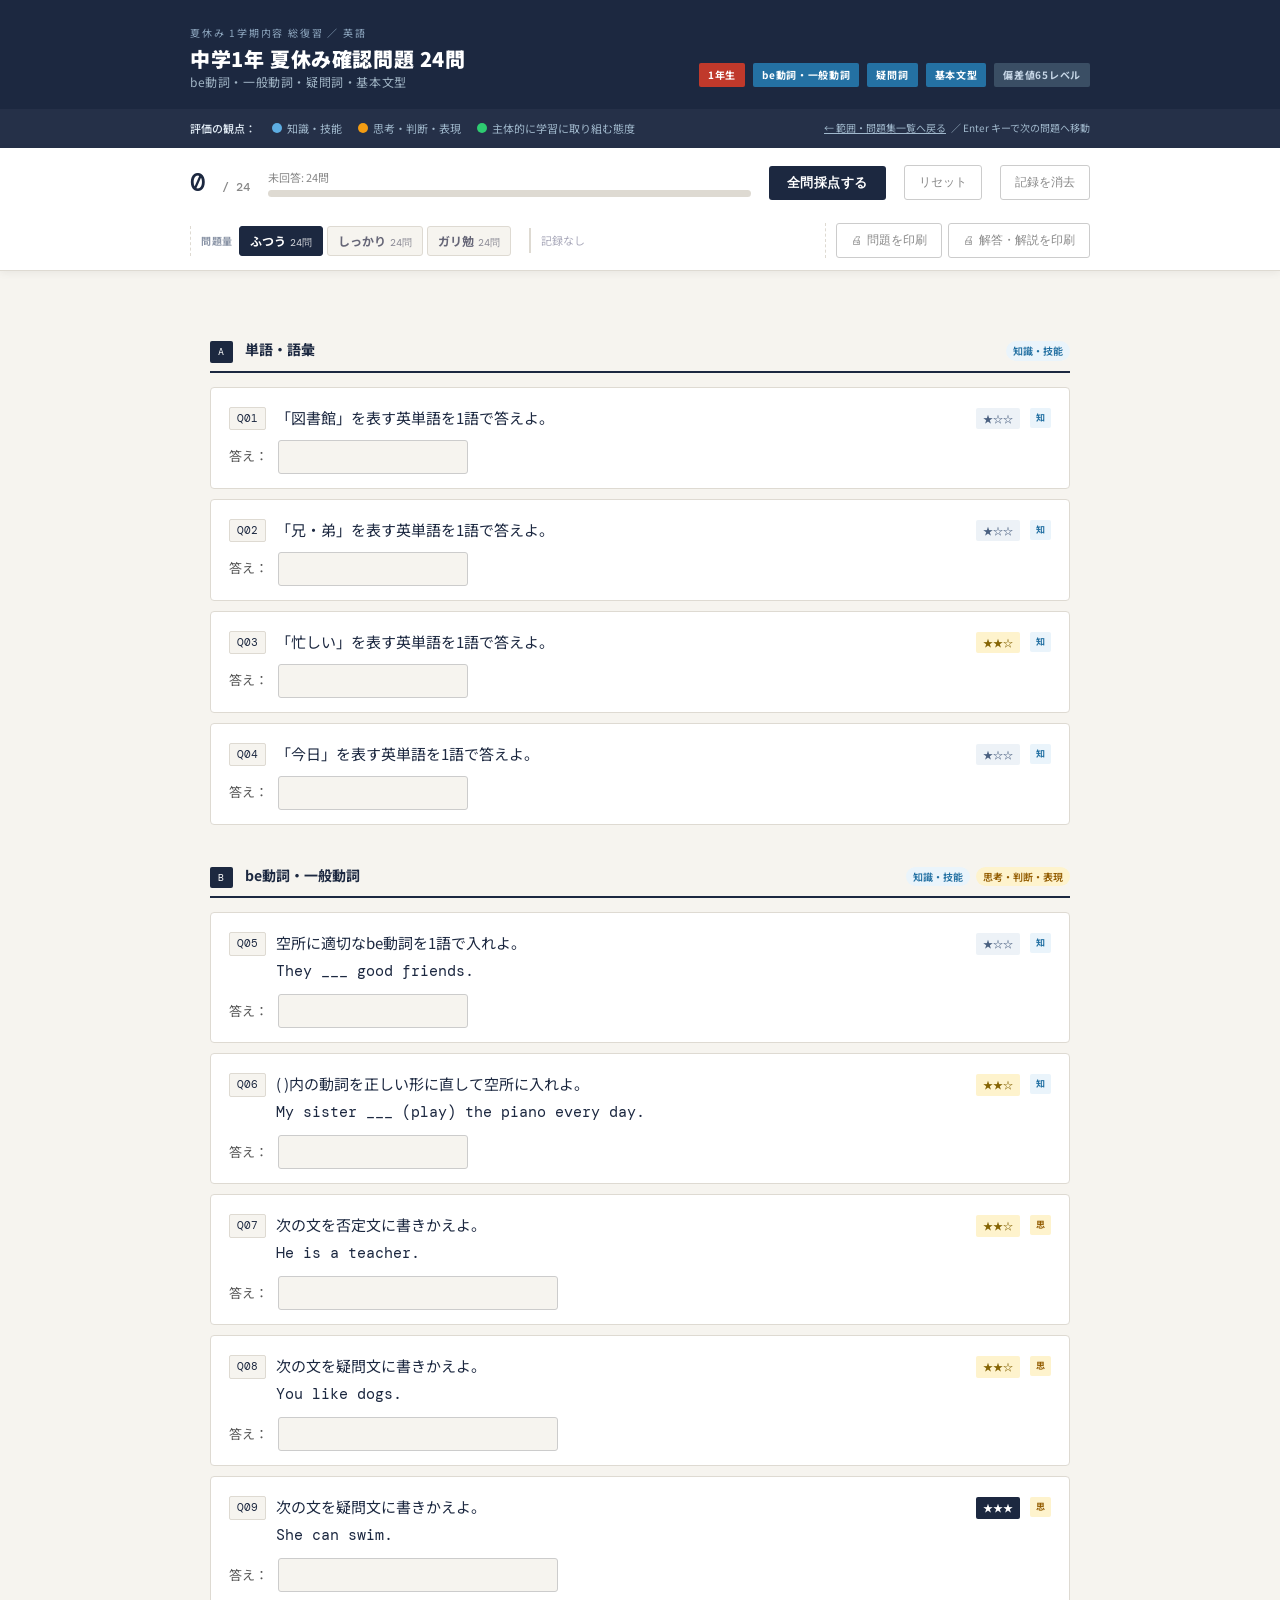
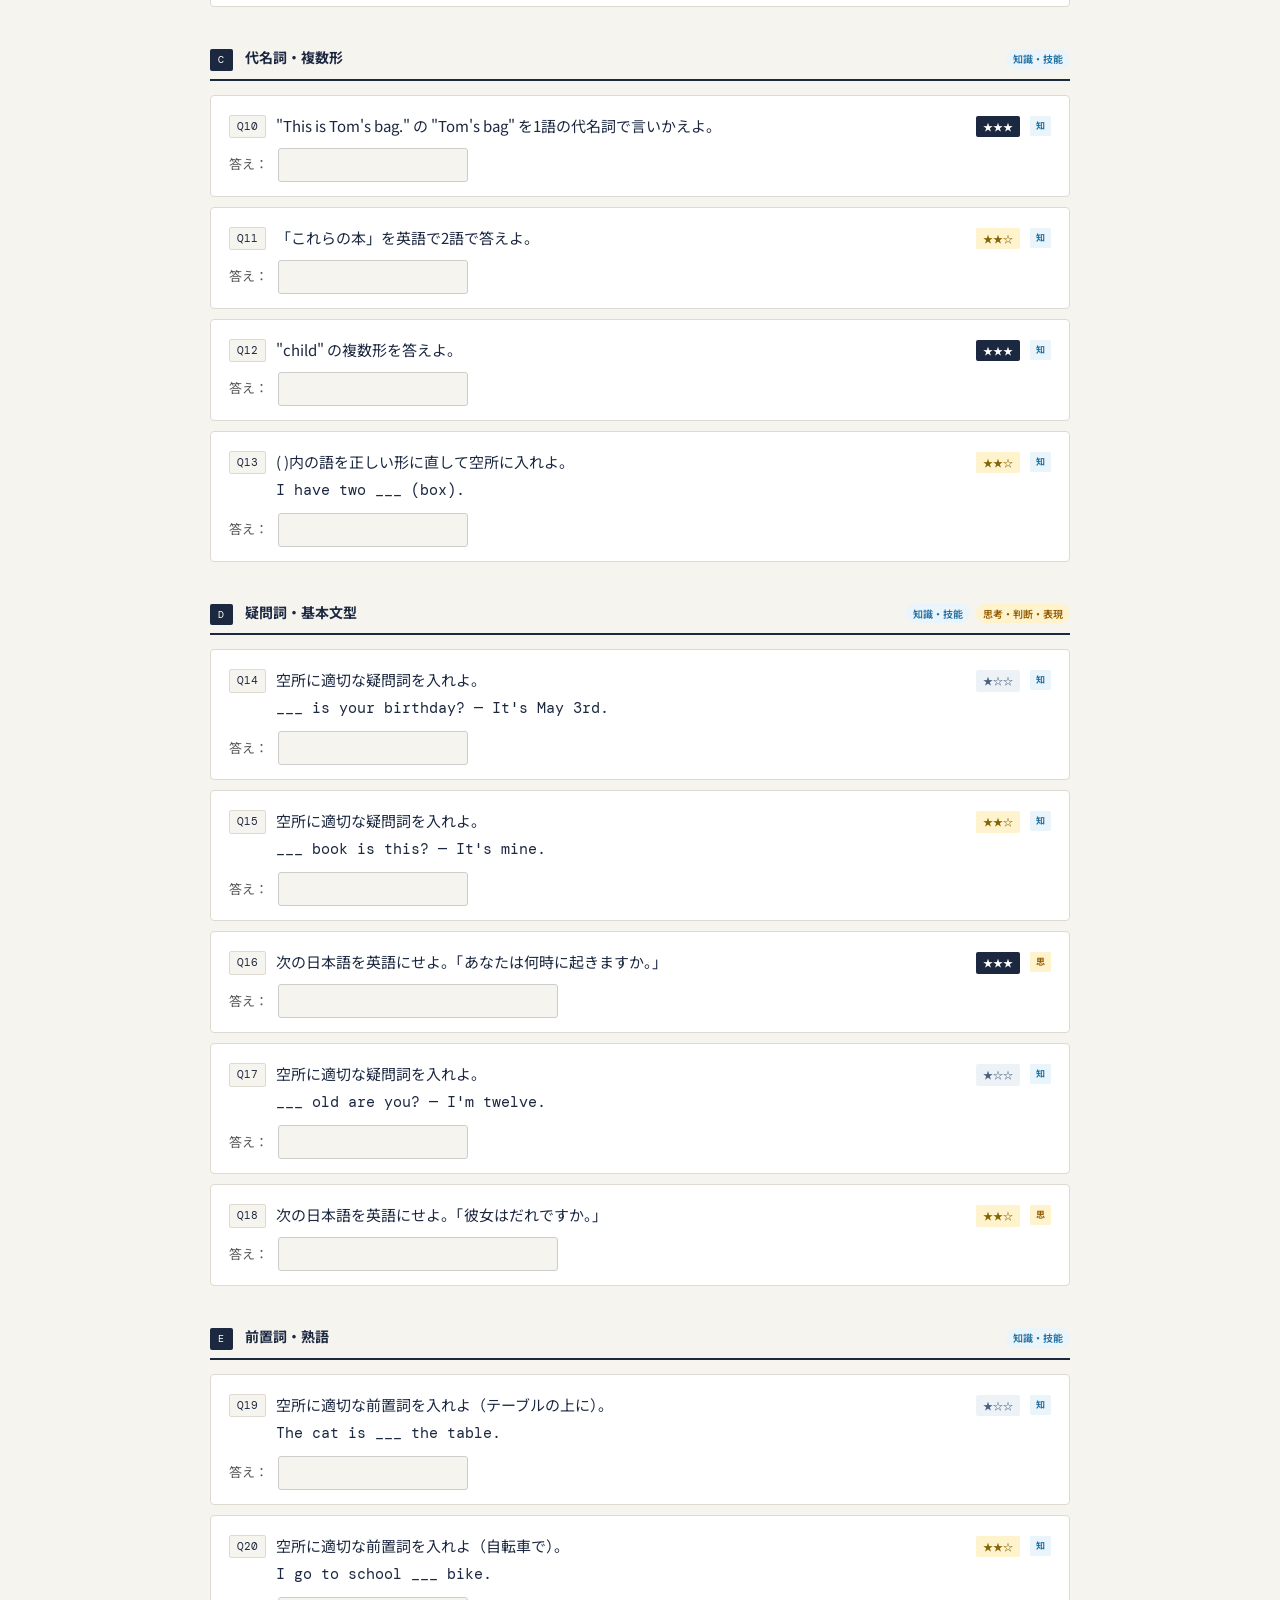
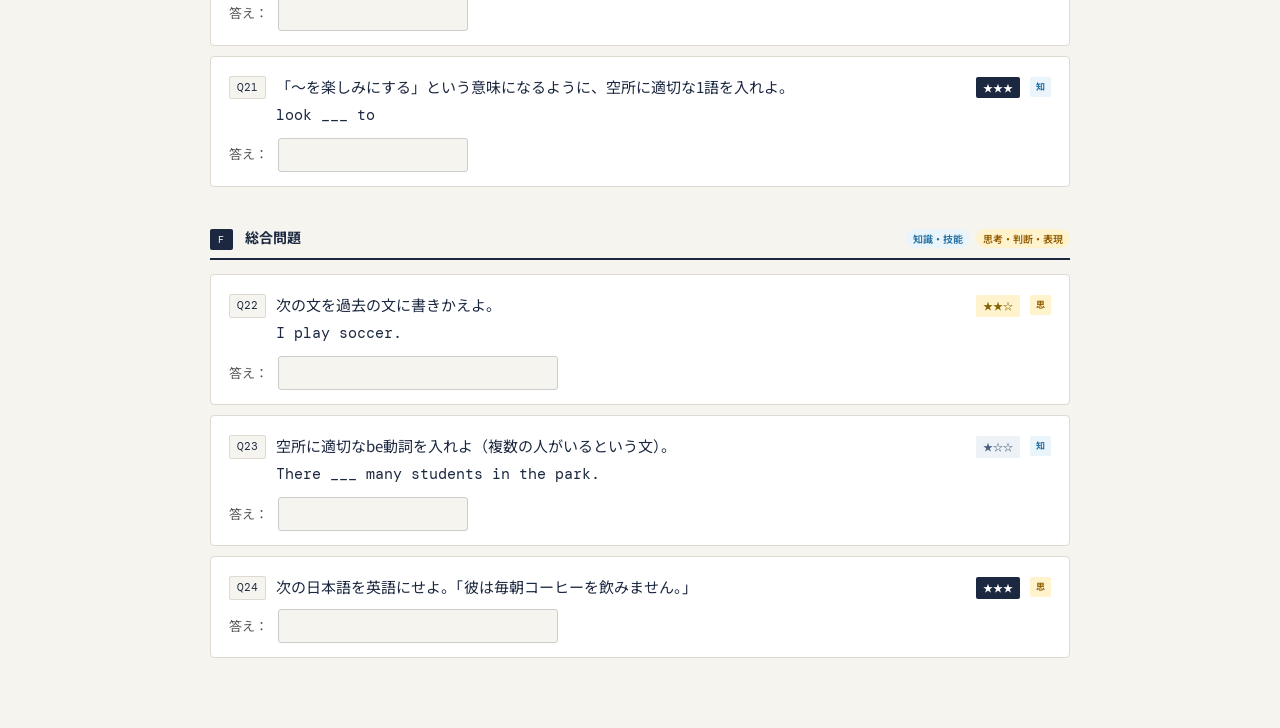
<file: quizzes/g1-summer-review-english.html>
<!DOCTYPE html>
<html lang="ja">
<head>
<meta charset="UTF-8">
<meta name="viewport" content="width=device-width, initial-scale=1.0">
<title>中学1年 夏休み確認問題 英語</title>
<link rel="stylesheet" href="../style.css">
</head>
<body>

<header>
  <div class="header-inner">
    <div class="header-title-block">
      <div class="header-eyebrow">夏休み 1学期内容 総復習 ／ 英語</div>
      <h1>中学1年 夏休み確認問題 24問
        <small>be動詞・一般動詞・疑問詞・基本文型</small>
      </h1>
    </div>
    <div class="header-tags">
      <span class="tag tag-red">1年生</span>
      <span class="tag tag-blue">be動詞・一般動詞</span>
      <span class="tag tag-blue">疑問詞</span>
      <span class="tag tag-blue">基本文型</span>
      <span class="tag tag-gray">偏差値65レベル</span>
    </div>
  </div>
</header>

<div class="hyoka-bar">
  <div class="hyoka-bar-inner">
    <strong>評価の観点：</strong>
    <span><span class="hyoka-dot chi"></span> 知識・技能</span>
    <span><span class="hyoka-dot shi"></span> 思考・判断・表現</span>
    <span><span class="hyoka-dot tai"></span> 主体的に学習に取り組む態度</span>
    <span style="margin-left:auto;font-size:10px;"><a href="../index.html" style="color:#a0b8cc;">← 範囲・問題集一覧へ戻る</a> ／ Enter キーで次の問題へ移動</span>
  </div>
</div>

<div id="score-bar">
  <div class="score-bar-inner">
    <div class="score-num" id="score-disp">0 <small>/ 24</small></div>
    <div class="progress-wrap">
      <div class="progress-label" id="prog-label">未回答: 24問</div>
      <div class="progress-outer"><div class="progress-inner" id="prog-inner"></div></div>
    </div>
    <button class="btn-primary" onclick="checkAll()">全問採点する</button>
    <button class="btn-secondary" onclick="resetAll()">リセット</button>
    <button class="btn-secondary" onclick="clearRecord()">記録を消去</button>
    <div id="score-record"></div>
    <span class="print-btn-group">
      <button class="btn-secondary" onclick="printQuestions()">問題を印刷</button>
      <button class="btn-secondary" onclick="printAnswers()">解答・解説を印刷</button>
    </span>
  </div>
</div>

<main>

<!-- ===================== SECTION A ===================== -->
<div class="sec-head">
  <span class="sec-label">A</span>
  <span class="sec-title">単語・語彙</span>
  <span class="sec-hyoka"><span class="chi-tag">知識・技能</span></span>
</div>

<div class="q-card" id="qc1">
  <div class="q-header">
    <span class="q-num">Q01</span>
    <div class="q-text">「図書館」を表す英単語を1語で答えよ。</div>
    <span class="diff-tag diff-B">★☆☆</span>
    <span class="q-hyoka-badge chi-tag">知</span>
  </div>
  <div class="q-input-row"><label>答え：</label><input class="ans-input" id="q1" type="text"></div>
  <div class="q-feedback" id="fb1"></div>
</div>

<div class="q-card" id="qc2">
  <div class="q-header">
    <span class="q-num">Q02</span>
    <div class="q-text">「兄・弟」を表す英単語を1語で答えよ。</div>
    <span class="diff-tag diff-B">★☆☆</span>
    <span class="q-hyoka-badge chi-tag">知</span>
  </div>
  <div class="q-input-row"><label>答え：</label><input class="ans-input" id="q2" type="text"></div>
  <div class="q-feedback" id="fb2"></div>
</div>

<div class="q-card" id="qc3">
  <div class="q-header">
    <span class="q-num">Q03</span>
    <div class="q-text">「忙しい」を表す英単語を1語で答えよ。</div>
    <span class="diff-tag diff-A">★★☆</span>
    <span class="q-hyoka-badge chi-tag">知</span>
  </div>
  <div class="q-input-row"><label>答え：</label><input class="ans-input" id="q3" type="text"></div>
  <div class="q-feedback" id="fb3"></div>
</div>

<div class="q-card" id="qc4">
  <div class="q-header">
    <span class="q-num">Q04</span>
    <div class="q-text">「今日」を表す英単語を1語で答えよ。</div>
    <span class="diff-tag diff-B">★☆☆</span>
    <span class="q-hyoka-badge chi-tag">知</span>
  </div>
  <div class="q-input-row"><label>答え：</label><input class="ans-input" id="q4" type="text"></div>
  <div class="q-feedback" id="fb4"></div>
</div>

<!-- ===================== SECTION B ===================== -->
<div class="sec-head">
  <span class="sec-label">B</span>
  <span class="sec-title">be動詞・一般動詞</span>
  <span class="sec-hyoka">
    <span class="chi-tag">知識・技能</span>
    <span class="shi-tag">思考・判断・表現</span>
  </span>
</div>

<div class="q-card" id="qc5">
  <div class="q-header">
    <span class="q-num">Q05</span>
    <div class="q-text">空所に適切なbe動詞を1語で入れよ。<br><span class="math">They ___ good friends.</span></div>
    <span class="diff-tag diff-B">★☆☆</span>
    <span class="q-hyoka-badge chi-tag">知</span>
  </div>
  <div class="q-input-row"><label>答え：</label><input class="ans-input" id="q5" type="text"></div>
  <div class="q-feedback" id="fb5"></div>
</div>

<div class="q-card" id="qc6">
  <div class="q-header">
    <span class="q-num">Q06</span>
    <div class="q-text">( )内の動詞を正しい形に直して空所に入れよ。<br><span class="math">My sister ___ (play) the piano every day.</span></div>
    <span class="diff-tag diff-A">★★☆</span>
    <span class="q-hyoka-badge chi-tag">知</span>
  </div>
  <div class="q-input-row"><label>答え：</label><input class="ans-input" id="q6" type="text"></div>
  <div class="q-feedback" id="fb6"></div>
</div>

<div class="q-card" id="qc7">
  <div class="q-header">
    <span class="q-num">Q07</span>
    <div class="q-text">次の文を否定文に書きかえよ。<br><span class="math">He is a teacher.</span></div>
    <span class="diff-tag diff-A">★★☆</span>
    <span class="q-hyoka-badge shi-tag">思</span>
  </div>
  <div class="q-input-row"><label>答え：</label><input class="ans-input wide" id="q7" type="text"></div>
  <div class="q-feedback" id="fb7"></div>
</div>

<div class="q-card" id="qc8">
  <div class="q-header">
    <span class="q-num">Q08</span>
    <div class="q-text">次の文を疑問文に書きかえよ。<br><span class="math">You like dogs.</span></div>
    <span class="diff-tag diff-A">★★☆</span>
    <span class="q-hyoka-badge shi-tag">思</span>
  </div>
  <div class="q-input-row"><label>答え：</label><input class="ans-input wide" id="q8" type="text"></div>
  <div class="q-feedback" id="fb8"></div>
</div>

<div class="q-card" id="qc9">
  <div class="q-header">
    <span class="q-num">Q09</span>
    <div class="q-text">次の文を疑問文に書きかえよ。<br><span class="math">She can swim.</span></div>
    <span class="diff-tag diff-S">★★★</span>
    <span class="q-hyoka-badge shi-tag">思</span>
  </div>
  <div class="q-input-row"><label>答え：</label><input class="ans-input wide" id="q9" type="text"></div>
  <div class="q-feedback" id="fb9"></div>
</div>

<!-- ===================== SECTION C ===================== -->
<div class="sec-head">
  <span class="sec-label">C</span>
  <span class="sec-title">代名詞・複数形</span>
  <span class="sec-hyoka"><span class="chi-tag">知識・技能</span></span>
</div>

<div class="q-card" id="qc10">
  <div class="q-header">
    <span class="q-num">Q10</span>
    <div class="q-text">"This is Tom's bag." の "Tom's bag" を1語の代名詞で言いかえよ。</div>
    <span class="diff-tag diff-S">★★★</span>
    <span class="q-hyoka-badge chi-tag">知</span>
  </div>
  <div class="q-input-row"><label>答え：</label><input class="ans-input" id="q10" type="text"></div>
  <div class="q-feedback" id="fb10"></div>
</div>

<div class="q-card" id="qc11">
  <div class="q-header">
    <span class="q-num">Q11</span>
    <div class="q-text">「これらの本」を英語で2語で答えよ。</div>
    <span class="diff-tag diff-A">★★☆</span>
    <span class="q-hyoka-badge chi-tag">知</span>
  </div>
  <div class="q-input-row"><label>答え：</label><input class="ans-input" id="q11" type="text"></div>
  <div class="q-feedback" id="fb11"></div>
</div>

<div class="q-card" id="qc12">
  <div class="q-header">
    <span class="q-num">Q12</span>
    <div class="q-text">"child" の複数形を答えよ。</div>
    <span class="diff-tag diff-S">★★★</span>
    <span class="q-hyoka-badge chi-tag">知</span>
  </div>
  <div class="q-input-row"><label>答え：</label><input class="ans-input" id="q12" type="text"></div>
  <div class="q-feedback" id="fb12"></div>
</div>

<div class="q-card" id="qc13">
  <div class="q-header">
    <span class="q-num">Q13</span>
    <div class="q-text">( )内の語を正しい形に直して空所に入れよ。<br><span class="math">I have two ___ (box).</span></div>
    <span class="diff-tag diff-A">★★☆</span>
    <span class="q-hyoka-badge chi-tag">知</span>
  </div>
  <div class="q-input-row"><label>答え：</label><input class="ans-input" id="q13" type="text"></div>
  <div class="q-feedback" id="fb13"></div>
</div>

<!-- ===================== SECTION D ===================== -->
<div class="sec-head">
  <span class="sec-label">D</span>
  <span class="sec-title">疑問詞・基本文型</span>
  <span class="sec-hyoka">
    <span class="chi-tag">知識・技能</span>
    <span class="shi-tag">思考・判断・表現</span>
  </span>
</div>

<div class="q-card" id="qc14">
  <div class="q-header">
    <span class="q-num">Q14</span>
    <div class="q-text">空所に適切な疑問詞を入れよ。<br><span class="math">___ is your birthday? — It's May 3rd.</span></div>
    <span class="diff-tag diff-B">★☆☆</span>
    <span class="q-hyoka-badge chi-tag">知</span>
  </div>
  <div class="q-input-row"><label>答え：</label><input class="ans-input" id="q14" type="text"></div>
  <div class="q-feedback" id="fb14"></div>
</div>

<div class="q-card" id="qc15">
  <div class="q-header">
    <span class="q-num">Q15</span>
    <div class="q-text">空所に適切な疑問詞を入れよ。<br><span class="math">___ book is this? — It's mine.</span></div>
    <span class="diff-tag diff-A">★★☆</span>
    <span class="q-hyoka-badge chi-tag">知</span>
  </div>
  <div class="q-input-row"><label>答え：</label><input class="ans-input" id="q15" type="text"></div>
  <div class="q-feedback" id="fb15"></div>
</div>

<div class="q-card" id="qc16">
  <div class="q-header">
    <span class="q-num">Q16</span>
    <div class="q-text">次の日本語を英語にせよ。「あなたは何時に起きますか。」</div>
    <span class="diff-tag diff-S">★★★</span>
    <span class="q-hyoka-badge shi-tag">思</span>
  </div>
  <div class="q-input-row"><label>答え：</label><input class="ans-input wide" id="q16" type="text"></div>
  <div class="q-feedback" id="fb16"></div>
</div>

<div class="q-card" id="qc17">
  <div class="q-header">
    <span class="q-num">Q17</span>
    <div class="q-text">空所に適切な疑問詞を入れよ。<br><span class="math">___ old are you? — I'm twelve.</span></div>
    <span class="diff-tag diff-B">★☆☆</span>
    <span class="q-hyoka-badge chi-tag">知</span>
  </div>
  <div class="q-input-row"><label>答え：</label><input class="ans-input" id="q17" type="text"></div>
  <div class="q-feedback" id="fb17"></div>
</div>

<div class="q-card" id="qc18">
  <div class="q-header">
    <span class="q-num">Q18</span>
    <div class="q-text">次の日本語を英語にせよ。「彼女はだれですか。」</div>
    <span class="diff-tag diff-A">★★☆</span>
    <span class="q-hyoka-badge shi-tag">思</span>
  </div>
  <div class="q-input-row"><label>答え：</label><input class="ans-input wide" id="q18" type="text"></div>
  <div class="q-feedback" id="fb18"></div>
</div>

<!-- ===================== SECTION E ===================== -->
<div class="sec-head">
  <span class="sec-label">E</span>
  <span class="sec-title">前置詞・熟語</span>
  <span class="sec-hyoka"><span class="chi-tag">知識・技能</span></span>
</div>

<div class="q-card" id="qc19">
  <div class="q-header">
    <span class="q-num">Q19</span>
    <div class="q-text">空所に適切な前置詞を入れよ（テーブルの上に）。<br><span class="math">The cat is ___ the table.</span></div>
    <span class="diff-tag diff-B">★☆☆</span>
    <span class="q-hyoka-badge chi-tag">知</span>
  </div>
  <div class="q-input-row"><label>答え：</label><input class="ans-input" id="q19" type="text"></div>
  <div class="q-feedback" id="fb19"></div>
</div>

<div class="q-card" id="qc20">
  <div class="q-header">
    <span class="q-num">Q20</span>
    <div class="q-text">空所に適切な前置詞を入れよ（自転車で）。<br><span class="math">I go to school ___ bike.</span></div>
    <span class="diff-tag diff-A">★★☆</span>
    <span class="q-hyoka-badge chi-tag">知</span>
  </div>
  <div class="q-input-row"><label>答え：</label><input class="ans-input" id="q20" type="text"></div>
  <div class="q-feedback" id="fb20"></div>
</div>

<div class="q-card" id="qc21">
  <div class="q-header">
    <span class="q-num">Q21</span>
    <div class="q-text">「〜を楽しみにする」という意味になるように、空所に適切な1語を入れよ。<br><span class="math">look ___ to</span></div>
    <span class="diff-tag diff-S">★★★</span>
    <span class="q-hyoka-badge chi-tag">知</span>
  </div>
  <div class="q-input-row"><label>答え：</label><input class="ans-input" id="q21" type="text"></div>
  <div class="q-feedback" id="fb21"></div>
</div>

<!-- ===================== SECTION F ===================== -->
<div class="sec-head">
  <span class="sec-label">F</span>
  <span class="sec-title">総合問題</span>
  <span class="sec-hyoka">
    <span class="chi-tag">知識・技能</span>
    <span class="shi-tag">思考・判断・表現</span>
  </span>
</div>

<div class="q-card" id="qc22">
  <div class="q-header">
    <span class="q-num">Q22</span>
    <div class="q-text">次の文を過去の文に書きかえよ。<br><span class="math">I play soccer.</span></div>
    <span class="diff-tag diff-A">★★☆</span>
    <span class="q-hyoka-badge shi-tag">思</span>
  </div>
  <div class="q-input-row"><label>答え：</label><input class="ans-input wide" id="q22" type="text"></div>
  <div class="q-feedback" id="fb22"></div>
</div>

<div class="q-card" id="qc23">
  <div class="q-header">
    <span class="q-num">Q23</span>
    <div class="q-text">空所に適切なbe動詞を入れよ（複数の人がいるという文）。<br><span class="math">There ___ many students in the park.</span></div>
    <span class="diff-tag diff-B">★☆☆</span>
    <span class="q-hyoka-badge chi-tag">知</span>
  </div>
  <div class="q-input-row"><label>答え：</label><input class="ans-input" id="q23" type="text"></div>
  <div class="q-feedback" id="fb23"></div>
</div>

<div class="q-card" id="qc24">
  <div class="q-header">
    <span class="q-num">Q24</span>
    <div class="q-text">次の日本語を英語にせよ。「彼は毎朝コーヒーを飲みません。」</div>
    <span class="diff-tag diff-S">★★★</span>
    <span class="q-hyoka-badge shi-tag">思</span>
  </div>
  <div class="q-input-row"><label>答え：</label><input class="ans-input wide" id="q24" type="text"></div>
  <div class="q-feedback" id="fb24"></div>
</div>

<div id="result-panel">
  <h2>採点結果</h2>
  <div class="big-score" id="result-score">0<em> / 24</em></div>
  <div class="result-comment" id="result-comment"></div>
  <div class="result-breakdown" id="result-breakdown"></div>
</div>

</main>

<script src="../quiz-engine.js"></script>
<script>
const questions = [
  { num: 1,  hyoka: 'chi', answer: 'library', hint: '本を借りたり読んだりする場所。',
    trivia: 'libraryの語源はラテン語で「本」を意味するliber。なおスペイン語のlibreríaは「本屋」の意味なので、うっかり混同しやすい。',
    check: v => qAccept(v, ['library']) },
  { num: 2,  hyoka: 'chi', answer: 'brother', hint: '男のきょうだいのこと。',
    trivia: '英語のbrotherは兄と弟を区別しない。区別したいときは older brother / younger brother という。日本語と英語で世界の切り分け方がちがう好例。',
    check: v => qAccept(v, ['brother']) },
  { num: 3,  hyoka: 'chi', answer: 'busy', hint: 'することがたくさんある様子。',
    trivia: 'busyの発音は「ビジー」で、つづりのuが/ɪ/の音になる例外的な単語。同じくburyも「ベリー」と読む。',
    check: v => qAccept(v, ['busy']) },
  { num: 4,  hyoka: 'chi', answer: 'today', hint: 'yesterday（昨日）, tomorrow（明日）とあわせて覚えよう。',
    trivia: 'todayは古英語の tō dæg（その日に）が語源。tomorrowも tō morgen（その朝に）から来ている。',
    check: v => qAccept(v, ['today']) },
  { num: 5,  hyoka: 'chi', answer: 'are', hint: '主語 They は複数なので be動詞は are。',
    trivia: 'be動詞は英語で最も不規則に変化する動詞。am / is / are / was / were / been / being と7つもの形を持つ。',
    check: v => qAccept(v, ['are']) },
  { num: 6,  hyoka: 'chi', answer: 'plays', hint: '主語が3人称単数のときは動詞にsをつける。',
    trivia: '3人称単数現在のsは、古英語にあった複雑な動詞変化の名残。現代英語ではこれが唯一生き残った人称語尾になっている。',
    check: v => qAccept(v, ['plays']) },
  { num: 7,  hyoka: 'shi', answer: 'He is not a teacher.', hint: 'be動詞の後ろに not を入れる。',
    trivia: 'isn’tのようなアポストロフィは、省略された文字（この場合はo）があった場所を示す印。何が消えたかを意識すると覚えやすい。',
    check: v => qAccept(v, ['He is not a teacher.','He isn\'t a teacher.','He is not a teacher','He isn\'t a teacher']) },
  { num: 8,  hyoka: 'shi', answer: 'Do you like dogs?', hint: '一般動詞の疑問文はDoを主語の前に置く。',
    trivia: '疑問文や否定文でdoを使う仕組みは"do-support"と呼ばれ、英語に特有のもの。ドイツ語やフランス語にはこの仕組みがない。',
    check: v => qAccept(v, ['Do you like dogs?','Do you like dogs']) },
  { num: 9,  hyoka: 'shi', answer: 'Can she swim?', hint: '助動詞canを主語の前に出す。',
    trivia: 'canの語源は「知っている」を意味する古英語cunnan。英語では「できる」を「やり方を知っている」と捉えていたことが分かる。',
    check: v => qAccept(v, ['Can she swim?','Can she swim']) },
  { num: 10, hyoka: 'chi', answer: 'his', hint: '「トムの」＝「彼の」と考える所有格の代名詞。',
    trivia: 'hisは「彼の」と「彼のもの」の両方を表す唯一の代名詞。her / hers、my / mineのように形が分かれていない点が特殊。',
    check: v => qAccept(v, ['his']) },
  { num: 11, hyoka: 'chi', answer: 'these books', hint: 'thisの複数形はthese。',
    trivia: 'this / theseは近いもの、that / thoseは遠いものを指す。日本語の「これ・それ・あれ」は3段階だが、英語は2段階しかない。',
    check: v => qAccept(v, ['these books']) },
  { num: 12, hyoka: 'chi', answer: 'children', hint: 'childは不規則に変化する複数形。',
    trivia: 'childrenは複数形の作り方が二重に残った珍しい形。child に古い複数語尾がつき、さらに-enが重なったと考えられている。',
    check: v => qAccept(v, ['children']) },
  { num: 13, hyoka: 'chi', answer: 'boxes', hint: '語尾がxの単語はesをつけて複数形にする。',
    trivia: 's、x、ch、shで終わる語にesをつけるのは、そのままsをつけると発音しにくいから。文法規則の多くは発音のしやすさから生まれている。',
    check: v => qAccept(v, ['boxes']) },
  { num: 14, hyoka: 'chi', answer: 'When', hint: '日付や時を尋ねる疑問詞。',
    trivia: '疑問詞の多くはwhで始まるため、まとめて"Wh-questions"と呼ばれる。howだけ仲間はずれに見えるが、語源をたどると同じ系統の語。',
    check: v => qAccept(v, ['When','when']) },
  { num: 15, hyoka: 'chi', answer: 'Whose', hint: '「だれの」と持ち主を尋ねる疑問詞。',
    trivia: 'whoseはwhoの所有格。発音はwho’sとまったく同じだが意味は別物なので、書くときに注意が必要。',
    check: v => qAccept(v, ['Whose','whose']) },
  { num: 16, hyoka: 'shi', answer: 'What time do you get up?', hint: '時刻を尋ねるときは What time で文を始める。',
    trivia: 'get upは「体を起こす」、wake upは「目が覚める」。目は覚めたがまだ布団の中、という状態は I’m awake but not up. と表せる。',
    check: v => qAccept(v, ['What time do you get up?','What time do you get up']) },
  { num: 17, hyoka: 'chi', answer: 'How', hint: 'How old 〜? で年齢を尋ねる。',
    trivia: 'How old are you? は直訳すると「あなたはどれくらい古いか」。英語では年齢の大きさをoldで尋ねるのが決まり。',
    check: v => qAccept(v, ['How','how']) },
  { num: 18, hyoka: 'shi', answer: 'Who is she?', hint: '「だれ」と人を尋ねる疑問詞はWho。',
    trivia: '疑問詞が主語になるときはdoが要らない。Who broke it?（だれが壊したの）にはdoが入らないが、Who do you like?には入る。',
    check: v => qAccept(v, ['Who is she?','Who is she']) },
  { num: 19, hyoka: 'chi', answer: 'on', hint: '接触して「〜の上に」というときの前置詞。',
    trivia: 'onは「上」ではなく「接触」を表す前置詞。だから天井にとまったハエも on the ceiling という。',
    check: v => qAccept(v, ['on']) },
  { num: 20, hyoka: 'chi', answer: 'by', hint: '交通手段を表すときの前置詞。',
    trivia: 'by bikeのように交通手段を表すときは冠詞をつけない。ただし持ち主を示すときは in my car のように前置詞も冠詞も変わる。',
    check: v => qAccept(v, ['by']) },
  { num: 21, hyoka: 'chi', answer: 'forward', hint: 'look forward to 〜（〜を楽しみにする）。',
    trivia: 'look forward to のtoは前置詞なので、後ろには動詞の-ing形が来る。I look forward to seeing you. が正しい形。',
    check: v => qAccept(v, ['forward']) },
  { num: 22, hyoka: 'shi', answer: 'I played soccer.', hint: '規則動詞の過去形はedをつける。',
    trivia: '規則動詞の-edの発音は3通りある。playedは/d/、walkedは/t/、wantedは/ɪd/。つづりは同じでも音は変わる。',
    check: v => qAccept(v, ['I played soccer.','I played soccer']) },
  { num: 23, hyoka: 'chi', answer: 'are', hint: '主語 many students は複数。There are 〜.の文。',
    trivia: 'There is / There are の文では、be動詞の後ろに来る名詞が本当の主語。だから後ろの名詞の数に合わせて is と are を選ぶ。',
    check: v => qAccept(v, ['are']) },
  { num: 24, hyoka: 'shi', answer: 'He does not drink coffee every morning.', hint: '一般動詞の否定文は主語の前にDoes not（3人称単数）を使う。',
    trivia: 'doesを使うと動詞は原形に戻る。does not drinks としないのは、3人称単数のsの働きをdoesが引き受けているから。',
    check: v => qAccept(v, [
      'He does not drink coffee every morning.','He doesn\'t drink coffee every morning.',
      'He does not drink coffee every morning','He doesn\'t drink coffee every morning'
    ]) },
];
initQuiz(questions);
</script>

</body>
</html>
</file>
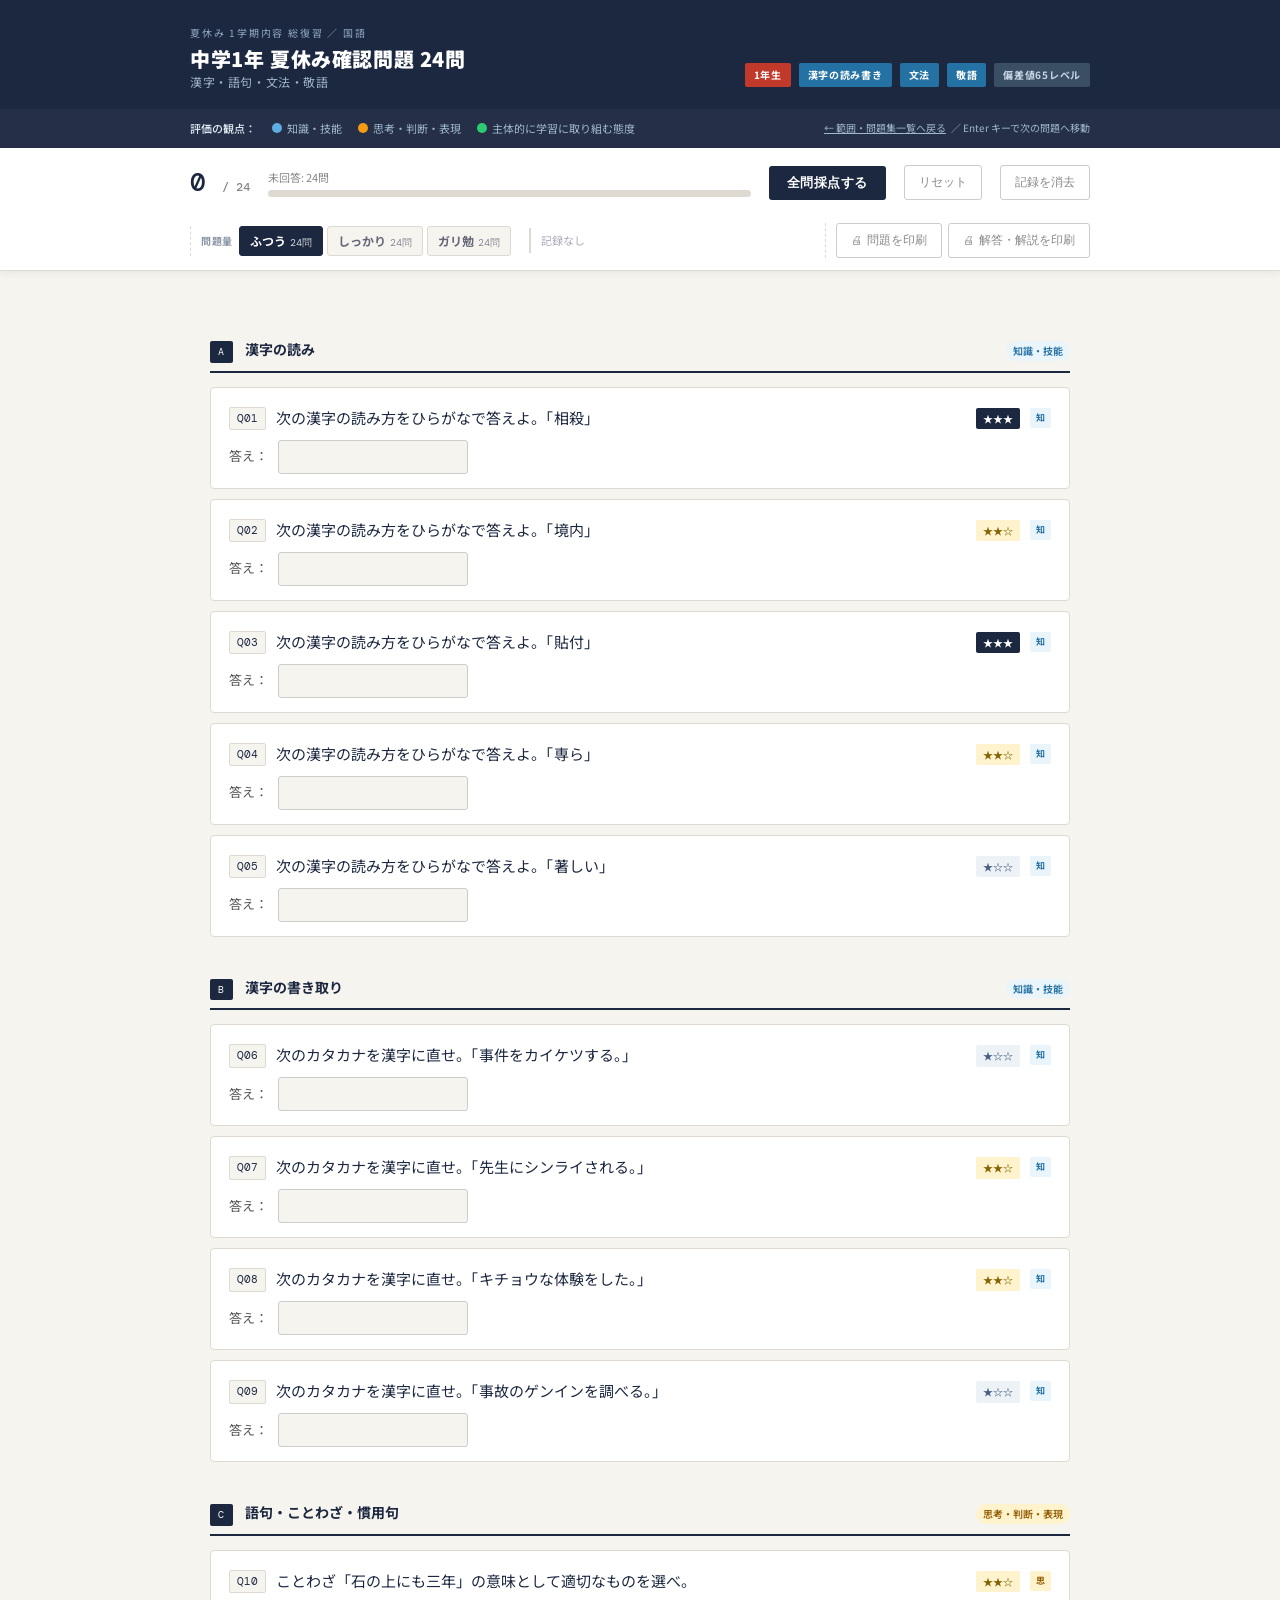
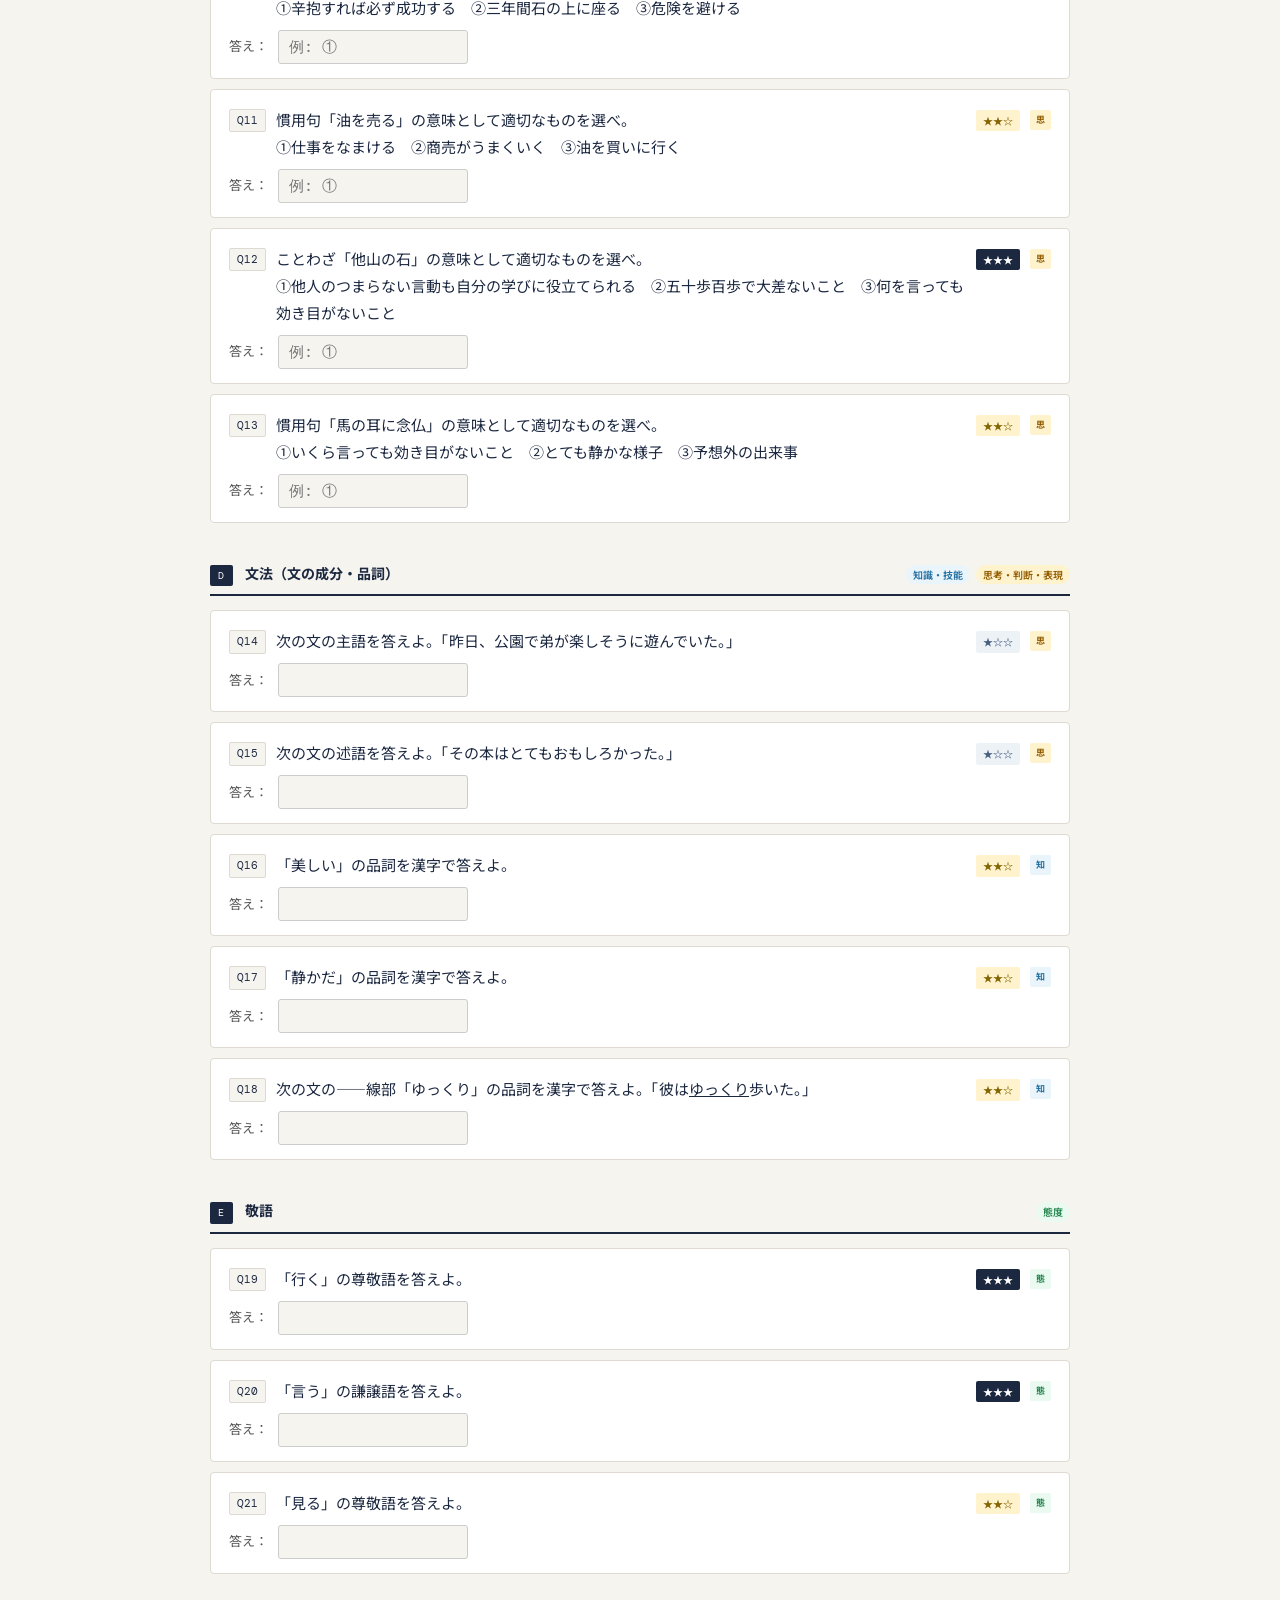
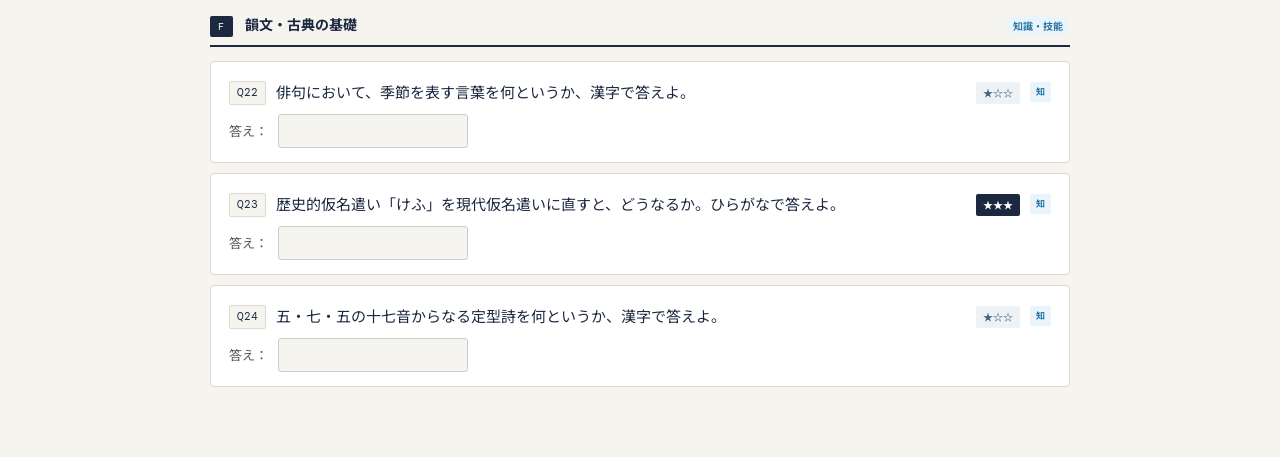
<file: quizzes/g1-summer-review-japanese.html>
<!DOCTYPE html>
<html lang="ja">
<head>
<meta charset="UTF-8">
<meta name="viewport" content="width=device-width, initial-scale=1.0">
<title>中学1年 夏休み確認問題 国語</title>
<link rel="stylesheet" href="../style.css">
</head>
<body>

<header>
  <div class="header-inner">
    <div class="header-title-block">
      <div class="header-eyebrow">夏休み 1学期内容 総復習 ／ 国語</div>
      <h1>中学1年 夏休み確認問題 24問
        <small>漢字・語句・文法・敬語</small>
      </h1>
    </div>
    <div class="header-tags">
      <span class="tag tag-red">1年生</span>
      <span class="tag tag-blue">漢字の読み書き</span>
      <span class="tag tag-blue">文法</span>
      <span class="tag tag-blue">敬語</span>
      <span class="tag tag-gray">偏差値65レベル</span>
    </div>
  </div>
</header>

<div class="hyoka-bar">
  <div class="hyoka-bar-inner">
    <strong>評価の観点：</strong>
    <span><span class="hyoka-dot chi"></span> 知識・技能</span>
    <span><span class="hyoka-dot shi"></span> 思考・判断・表現</span>
    <span><span class="hyoka-dot tai"></span> 主体的に学習に取り組む態度</span>
    <span style="margin-left:auto;font-size:10px;"><a href="../index.html" style="color:#a0b8cc;">← 範囲・問題集一覧へ戻る</a> ／ Enter キーで次の問題へ移動</span>
  </div>
</div>

<div id="score-bar">
  <div class="score-bar-inner">
    <div class="score-num" id="score-disp">0 <small>/ 24</small></div>
    <div class="progress-wrap">
      <div class="progress-label" id="prog-label">未回答: 24問</div>
      <div class="progress-outer"><div class="progress-inner" id="prog-inner"></div></div>
    </div>
    <button class="btn-primary" onclick="checkAll()">全問採点する</button>
    <button class="btn-secondary" onclick="resetAll()">リセット</button>
    <button class="btn-secondary" onclick="clearRecord()">記録を消去</button>
    <div id="score-record"></div>
    <span class="print-btn-group">
      <button class="btn-secondary" onclick="printQuestions()">問題を印刷</button>
      <button class="btn-secondary" onclick="printAnswers()">解答・解説を印刷</button>
    </span>
  </div>
</div>

<main>

<!-- ===================== SECTION A ===================== -->
<div class="sec-head">
  <span class="sec-label">A</span>
  <span class="sec-title">漢字の読み</span>
  <span class="sec-hyoka"><span class="chi-tag">知識・技能</span></span>
</div>

<div class="q-card" id="qc1">
  <div class="q-header">
    <span class="q-num">Q01</span>
    <div class="q-text">次の漢字の読み方をひらがなで答えよ。「相殺」</div>
    <span class="diff-tag diff-S">★★★</span>
    <span class="q-hyoka-badge chi-tag">知</span>
  </div>
  <div class="q-input-row"><label>答え：</label><input class="ans-input" id="q1" type="text"></div>
  <div class="q-feedback" id="fb1"></div>
</div>

<div class="q-card" id="qc2">
  <div class="q-header">
    <span class="q-num">Q02</span>
    <div class="q-text">次の漢字の読み方をひらがなで答えよ。「境内」</div>
    <span class="diff-tag diff-A">★★☆</span>
    <span class="q-hyoka-badge chi-tag">知</span>
  </div>
  <div class="q-input-row"><label>答え：</label><input class="ans-input" id="q2" type="text"></div>
  <div class="q-feedback" id="fb2"></div>
</div>

<div class="q-card" id="qc3">
  <div class="q-header">
    <span class="q-num">Q03</span>
    <div class="q-text">次の漢字の読み方をひらがなで答えよ。「貼付」</div>
    <span class="diff-tag diff-S">★★★</span>
    <span class="q-hyoka-badge chi-tag">知</span>
  </div>
  <div class="q-input-row"><label>答え：</label><input class="ans-input" id="q3" type="text"></div>
  <div class="q-feedback" id="fb3"></div>
</div>

<div class="q-card" id="qc4">
  <div class="q-header">
    <span class="q-num">Q04</span>
    <div class="q-text">次の漢字の読み方をひらがなで答えよ。「専ら」</div>
    <span class="diff-tag diff-A">★★☆</span>
    <span class="q-hyoka-badge chi-tag">知</span>
  </div>
  <div class="q-input-row"><label>答え：</label><input class="ans-input" id="q4" type="text"></div>
  <div class="q-feedback" id="fb4"></div>
</div>

<div class="q-card" id="qc5">
  <div class="q-header">
    <span class="q-num">Q05</span>
    <div class="q-text">次の漢字の読み方をひらがなで答えよ。「著しい」</div>
    <span class="diff-tag diff-B">★☆☆</span>
    <span class="q-hyoka-badge chi-tag">知</span>
  </div>
  <div class="q-input-row"><label>答え：</label><input class="ans-input" id="q5" type="text"></div>
  <div class="q-feedback" id="fb5"></div>
</div>

<!-- ===================== SECTION B ===================== -->
<div class="sec-head">
  <span class="sec-label">B</span>
  <span class="sec-title">漢字の書き取り</span>
  <span class="sec-hyoka"><span class="chi-tag">知識・技能</span></span>
</div>

<div class="q-card" id="qc6">
  <div class="q-header">
    <span class="q-num">Q06</span>
    <div class="q-text">次のカタカナを漢字に直せ。「事件をカイケツする。」</div>
    <span class="diff-tag diff-B">★☆☆</span>
    <span class="q-hyoka-badge chi-tag">知</span>
  </div>
  <div class="q-input-row"><label>答え：</label><input class="ans-input" id="q6" type="text"></div>
  <div class="q-feedback" id="fb6"></div>
</div>

<div class="q-card" id="qc7">
  <div class="q-header">
    <span class="q-num">Q07</span>
    <div class="q-text">次のカタカナを漢字に直せ。「先生にシンライされる。」</div>
    <span class="diff-tag diff-A">★★☆</span>
    <span class="q-hyoka-badge chi-tag">知</span>
  </div>
  <div class="q-input-row"><label>答え：</label><input class="ans-input" id="q7" type="text"></div>
  <div class="q-feedback" id="fb7"></div>
</div>

<div class="q-card" id="qc8">
  <div class="q-header">
    <span class="q-num">Q08</span>
    <div class="q-text">次のカタカナを漢字に直せ。「キチョウな体験をした。」</div>
    <span class="diff-tag diff-A">★★☆</span>
    <span class="q-hyoka-badge chi-tag">知</span>
  </div>
  <div class="q-input-row"><label>答え：</label><input class="ans-input" id="q8" type="text"></div>
  <div class="q-feedback" id="fb8"></div>
</div>

<div class="q-card" id="qc9">
  <div class="q-header">
    <span class="q-num">Q09</span>
    <div class="q-text">次のカタカナを漢字に直せ。「事故のゲンインを調べる。」</div>
    <span class="diff-tag diff-B">★☆☆</span>
    <span class="q-hyoka-badge chi-tag">知</span>
  </div>
  <div class="q-input-row"><label>答え：</label><input class="ans-input" id="q9" type="text"></div>
  <div class="q-feedback" id="fb9"></div>
</div>

<!-- ===================== SECTION C ===================== -->
<div class="sec-head">
  <span class="sec-label">C</span>
  <span class="sec-title">語句・ことわざ・慣用句</span>
  <span class="sec-hyoka"><span class="shi-tag">思考・判断・表現</span></span>
</div>

<div class="q-card" id="qc10">
  <div class="q-header">
    <span class="q-num">Q10</span>
    <div class="q-text">ことわざ「石の上にも三年」の意味として適切なものを選べ。<br>①辛抱すれば必ず成功する　②三年間石の上に座る　③危険を避ける</div>
    <span class="diff-tag diff-A">★★☆</span>
    <span class="q-hyoka-badge shi-tag">思</span>
  </div>
  <div class="q-input-row"><label>答え：</label><input class="ans-input" id="q10" type="text" placeholder="例: ①"></div>
  <div class="q-feedback" id="fb10"></div>
</div>

<div class="q-card" id="qc11">
  <div class="q-header">
    <span class="q-num">Q11</span>
    <div class="q-text">慣用句「油を売る」の意味として適切なものを選べ。<br>①仕事をなまける　②商売がうまくいく　③油を買いに行く</div>
    <span class="diff-tag diff-A">★★☆</span>
    <span class="q-hyoka-badge shi-tag">思</span>
  </div>
  <div class="q-input-row"><label>答え：</label><input class="ans-input" id="q11" type="text" placeholder="例: ①"></div>
  <div class="q-feedback" id="fb11"></div>
</div>

<div class="q-card" id="qc12">
  <div class="q-header">
    <span class="q-num">Q12</span>
    <div class="q-text">ことわざ「他山の石」の意味として適切なものを選べ。<br>①他人のつまらない言動も自分の学びに役立てられる　②五十歩百歩で大差ないこと　③何を言っても効き目がないこと</div>
    <span class="diff-tag diff-S">★★★</span>
    <span class="q-hyoka-badge shi-tag">思</span>
  </div>
  <div class="q-input-row"><label>答え：</label><input class="ans-input" id="q12" type="text" placeholder="例: ①"></div>
  <div class="q-feedback" id="fb12"></div>
</div>

<div class="q-card" id="qc13">
  <div class="q-header">
    <span class="q-num">Q13</span>
    <div class="q-text">慣用句「馬の耳に念仏」の意味として適切なものを選べ。<br>①いくら言っても効き目がないこと　②とても静かな様子　③予想外の出来事</div>
    <span class="diff-tag diff-A">★★☆</span>
    <span class="q-hyoka-badge shi-tag">思</span>
  </div>
  <div class="q-input-row"><label>答え：</label><input class="ans-input" id="q13" type="text" placeholder="例: ①"></div>
  <div class="q-feedback" id="fb13"></div>
</div>

<!-- ===================== SECTION D ===================== -->
<div class="sec-head">
  <span class="sec-label">D</span>
  <span class="sec-title">文法（文の成分・品詞）</span>
  <span class="sec-hyoka">
    <span class="chi-tag">知識・技能</span>
    <span class="shi-tag">思考・判断・表現</span>
  </span>
</div>

<div class="q-card" id="qc14">
  <div class="q-header">
    <span class="q-num">Q14</span>
    <div class="q-text">次の文の主語を答えよ。「昨日、公園で弟が楽しそうに遊んでいた。」</div>
    <span class="diff-tag diff-B">★☆☆</span>
    <span class="q-hyoka-badge shi-tag">思</span>
  </div>
  <div class="q-input-row"><label>答え：</label><input class="ans-input" id="q14" type="text"></div>
  <div class="q-feedback" id="fb14"></div>
</div>

<div class="q-card" id="qc15">
  <div class="q-header">
    <span class="q-num">Q15</span>
    <div class="q-text">次の文の述語を答えよ。「その本はとてもおもしろかった。」</div>
    <span class="diff-tag diff-B">★☆☆</span>
    <span class="q-hyoka-badge shi-tag">思</span>
  </div>
  <div class="q-input-row"><label>答え：</label><input class="ans-input" id="q15" type="text"></div>
  <div class="q-feedback" id="fb15"></div>
</div>

<div class="q-card" id="qc16">
  <div class="q-header">
    <span class="q-num">Q16</span>
    <div class="q-text">「美しい」の品詞を漢字で答えよ。</div>
    <span class="diff-tag diff-A">★★☆</span>
    <span class="q-hyoka-badge chi-tag">知</span>
  </div>
  <div class="q-input-row"><label>答え：</label><input class="ans-input" id="q16" type="text"></div>
  <div class="q-feedback" id="fb16"></div>
</div>

<div class="q-card" id="qc17">
  <div class="q-header">
    <span class="q-num">Q17</span>
    <div class="q-text">「静かだ」の品詞を漢字で答えよ。</div>
    <span class="diff-tag diff-A">★★☆</span>
    <span class="q-hyoka-badge chi-tag">知</span>
  </div>
  <div class="q-input-row"><label>答え：</label><input class="ans-input" id="q17" type="text"></div>
  <div class="q-feedback" id="fb17"></div>
</div>

<div class="q-card" id="qc18">
  <div class="q-header">
    <span class="q-num">Q18</span>
    <div class="q-text">次の文の——線部「ゆっくり」の品詞を漢字で答えよ。「彼は<u>ゆっくり</u>歩いた。」</div>
    <span class="diff-tag diff-A">★★☆</span>
    <span class="q-hyoka-badge chi-tag">知</span>
  </div>
  <div class="q-input-row"><label>答え：</label><input class="ans-input" id="q18" type="text"></div>
  <div class="q-feedback" id="fb18"></div>
</div>

<!-- ===================== SECTION E ===================== -->
<div class="sec-head">
  <span class="sec-label">E</span>
  <span class="sec-title">敬語</span>
  <span class="sec-hyoka"><span class="tai-tag">態度</span></span>
</div>

<div class="q-card" id="qc19">
  <div class="q-header">
    <span class="q-num">Q19</span>
    <div class="q-text">「行く」の尊敬語を答えよ。</div>
    <span class="diff-tag diff-S">★★★</span>
    <span class="q-hyoka-badge tai-tag">態</span>
  </div>
  <div class="q-input-row"><label>答え：</label><input class="ans-input" id="q19" type="text"></div>
  <div class="q-feedback" id="fb19"></div>
</div>

<div class="q-card" id="qc20">
  <div class="q-header">
    <span class="q-num">Q20</span>
    <div class="q-text">「言う」の謙譲語を答えよ。</div>
    <span class="diff-tag diff-S">★★★</span>
    <span class="q-hyoka-badge tai-tag">態</span>
  </div>
  <div class="q-input-row"><label>答え：</label><input class="ans-input" id="q20" type="text"></div>
  <div class="q-feedback" id="fb20"></div>
</div>

<div class="q-card" id="qc21">
  <div class="q-header">
    <span class="q-num">Q21</span>
    <div class="q-text">「見る」の尊敬語を答えよ。</div>
    <span class="diff-tag diff-A">★★☆</span>
    <span class="q-hyoka-badge tai-tag">態</span>
  </div>
  <div class="q-input-row"><label>答え：</label><input class="ans-input" id="q21" type="text"></div>
  <div class="q-feedback" id="fb21"></div>
</div>

<!-- ===================== SECTION F ===================== -->
<div class="sec-head">
  <span class="sec-label">F</span>
  <span class="sec-title">韻文・古典の基礎</span>
  <span class="sec-hyoka"><span class="chi-tag">知識・技能</span></span>
</div>

<div class="q-card" id="qc22">
  <div class="q-header">
    <span class="q-num">Q22</span>
    <div class="q-text">俳句において、季節を表す言葉を何というか、漢字で答えよ。</div>
    <span class="diff-tag diff-B">★☆☆</span>
    <span class="q-hyoka-badge chi-tag">知</span>
  </div>
  <div class="q-input-row"><label>答え：</label><input class="ans-input" id="q22" type="text"></div>
  <div class="q-feedback" id="fb22"></div>
</div>

<div class="q-card" id="qc23">
  <div class="q-header">
    <span class="q-num">Q23</span>
    <div class="q-text">歴史的仮名遣い「けふ」を現代仮名遣いに直すと、どうなるか。ひらがなで答えよ。</div>
    <span class="diff-tag diff-S">★★★</span>
    <span class="q-hyoka-badge chi-tag">知</span>
  </div>
  <div class="q-input-row"><label>答え：</label><input class="ans-input" id="q23" type="text"></div>
  <div class="q-feedback" id="fb23"></div>
</div>

<div class="q-card" id="qc24">
  <div class="q-header">
    <span class="q-num">Q24</span>
    <div class="q-text">五・七・五の十七音からなる定型詩を何というか、漢字で答えよ。</div>
    <span class="diff-tag diff-B">★☆☆</span>
    <span class="q-hyoka-badge chi-tag">知</span>
  </div>
  <div class="q-input-row"><label>答え：</label><input class="ans-input" id="q24" type="text"></div>
  <div class="q-feedback" id="fb24"></div>
</div>

<div id="result-panel">
  <h2>採点結果</h2>
  <div class="big-score" id="result-score">0<em> / 24</em></div>
  <div class="result-comment" id="result-comment"></div>
  <div class="result-breakdown" id="result-breakdown"></div>
</div>

</main>

<script src="../quiz-engine.js"></script>
<script>
const questions = [
  { num: 1,  hyoka: 'chi', answer: 'そうさい', hint: '「相殺」＝互いに差し引きして帳消しにすること。',
    trivia: '「殺」には「ころす」だけでなく「へらす」という意味もある。相殺は「互いに減らし合う」の意味で、「減殺（げんさい）」も同じ用法。',
    check: v => qAccept(v, ['そうさい']) },
  { num: 2,  hyoka: 'chi', answer: 'けいだい', hint: '神社や寺の敷地内のこと。',
    trivia: '仏教とともに日本へ伝わった言葉は、古い中国音である呉音で読むことが多い。「境内」の「けい」「だい」もその呉音読み。',
    check: v => qAccept(v, ['けいだい']) },
  { num: 3,  hyoka: 'chi', answer: 'ちょうふ', hint: '「てんぷ」と読む場合もある。',
    trivia: '本来の読みは「ちょうふ」だが、「てんぷ」と読む人が非常に多く、今では慣用読みとして辞書にも載るようになった。言葉は多数派によって変わっていく。',
    check: v => qAccept(v, ['ちょうふ','てんぷ']) },
  { num: 4,  hyoka: 'chi', answer: 'もっぱら', hint: '「もっぱらゲームばかりしている」のように使う。',
    trivia: '「専」は「もっぱら」という訓を持つ。「専門」「専念」「専用」など、一つのことに絞りこむ意味を共通して持っている。',
    check: v => qAccept(v, ['もっぱら']) },
  { num: 5,  hyoka: 'chi', answer: 'いちじるしい', hint: '「はっきりと目立つ」という意味。',
    trivia: '「著」は「あらわす（著作）」と「いちじるしい（著しい）」という2つの訓を持つ漢字。同じ字でも文脈で読み分ける必要がある。',
    check: v => qAccept(v, ['いちじるしい']) },
  { num: 6,  hyoka: 'chi', answer: '解決', hint: '問題や事件を処理して終わらせること。',
    trivia: '「解」は、牛の角を刀で切り分ける様子からできた漢字。ばらばらにほどく意味から「解決」「理解」「解散」などへ広がった。',
    check: v => qAccept(v, ['解決']) },
  { num: 7,  hyoka: 'chi', answer: '信頼', hint: '信じて頼りにすること。',
    trivia: '「信」は「人」と「言」を組み合わせた字で、人の言葉にいつわりがないことを表す。意味を組み合わせて作られた会意文字の代表例。',
    check: v => qAccept(v, ['信頼']) },
  { num: 8,  hyoka: 'chi', answer: '貴重', hint: 'とても大切なこと。',
    trivia: '「貴」の下にある「貝」は、古代中国で貝殻がお金として使われたことに由来する。「財」「買」「貯」「費」など、お金に関する漢字に貝がつくのはこのため。',
    check: v => qAccept(v, ['貴重']) },
  { num: 9,  hyoka: 'chi', answer: '原因', hint: '物事が起こるもとになること。',
    trivia: '「原」はもともと崖から水が湧き出る様子を表し、「みなもと」を意味していた。「原点」「原始」「高原」も同じ字の仲間。',
    check: v => qAccept(v, ['原因']) },
  { num: 10, hyoka: 'shi', answer: '①', hint: 'あきらめずに続ければ、いつか成果が出るという意味。',
    trivia: '冷たい石の上でも三年座り続ければ温まる、という意味から生まれたことわざ。似た意味に「点滴石を穿（うが）つ」がある。',
    check: v => qAccept(v, ['①','1']) },
  { num: 11, hyoka: 'shi', answer: '①', hint: '本来の仕事をせずに、むだ話などで時間を過ごすこと。',
    trivia: '江戸時代、髪油の行商人が客と長々と世間話をしながら商売をしていたことに由来する。当時は油を量り売りする時間も長かった。',
    check: v => qAccept(v, ['①','1']) },
  { num: 12, hyoka: 'shi', answer: '①', hint: '他人の失敗などからも学べることがあるという意味。',
    trivia: '中国最古の詩集『詩経』の「他山の石、以て玉を攻（おさ）むべし」が出典。「他人のよい手本」という意味で使うのは誤用なので注意。',
    check: v => qAccept(v, ['①','1']) },
  { num: 13, hyoka: 'shi', answer: '①', hint: 'いくら意見をしても、聞き流されてしまう様子。',
    trivia: '同じ意味のことわざに「犬に論語」「猫に小判」「豚に真珠」がある。このうち「豚に真珠」は新約聖書に由来する、少し毛色のちがう表現。',
    check: v => qAccept(v, ['①','1']) },
  { num: 14, hyoka: 'shi', answer: '弟が', hint: '「だれが（何が）」にあたる部分を探す。',
    trivia: '日本語は主語を省略できる言語として知られる。「行きます」だけで通じるが、英語ではI go.のように主語を省略できない。',
    check: v => qAccept(v, ['弟が']) },
  { num: 15, hyoka: 'shi', answer: 'おもしろかった', hint: '「どうする・どんなだ」にあたる部分を探す。',
    trivia: '日本語は述語が文末に来るSOV型の言語。世界の言語ではこのSOV型が最も多く、英語のようなSVO型はその次に多い。',
    check: v => qAccept(v, ['おもしろかった']) },
  { num: 16, hyoka: 'chi', answer: '形容詞', hint: '言い切りの形が「〜い」になる自立語。',
    trivia: '日本語の形容詞は、言い切りの形が必ず「い」で終わる。数は意外に少なく、日常的に使われるものは千数百語程度といわれる。',
    check: v => qAccept(v, ['形容詞']) },
  { num: 17, hyoka: 'chi', answer: '形容動詞', hint: '言い切りの形が「〜だ」になる自立語。',
    trivia: '「形容動詞」という品詞名は日本語の学校文法だけで使われる分類。日本語学や日本語教育の世界では「ナ形容詞」と呼ぶことが多い。',
    check: v => qAccept(v, ['形容動詞']) },
  { num: 18, hyoka: 'chi', answer: '副詞', hint: '主に動詞を修飾し、活用しない自立語。',
    trivia: '「ゆっくり」「にっこり」のような擬音語・擬態語をオノマトペという。日本語はオノマトペが非常に豊富な言語で、その数は英語の数倍ともいわれる。',
    check: v => qAccept(v, ['副詞']) },
  { num: 19, hyoka: 'tai', answer: 'いらっしゃる', hint: '相手の動作を高めて言う言い方。',
    trivia: '「いらっしゃる」は「行く」「来る」「いる」という3つの動詞の尊敬語を兼ねる、とても便利な言葉。',
    check: v => qAccept(v, ['いらっしゃる','行かれる','おいでになる']) },
  { num: 20, hyoka: 'tai', answer: '申す', hint: '自分の動作をへりくだって言う言い方。',
    trivia: '謙譲語は自分を低めることで相手を高める表現。敬語は尊敬語・謙譲語・丁寧語の3種類が基本だが、文化庁の指針ではさらに細かく5種類に分けている。',
    check: v => qAccept(v, ['申す','申し上げる']) },
  { num: 21, hyoka: 'tai', answer: 'ご覧になる', hint: '相手の動作を高めて言う言い方。',
    trivia: '「拝見する」は自分が見るときの謙譲語。なお「ご覧になられる」は尊敬語を二重に使った二重敬語で、誤りとされる。',
    check: v => qAccept(v, ['ご覧になる']) },
  { num: 22, hyoka: 'chi', answer: '季語', hint: '俳句には原則として1つ入れる。',
    trivia: '季語を集めた辞典を「歳時記」という。俳句の季節区分は旧暦がもとなので、立秋（8月上旬）を過ぎると暑くても「秋」として扱われる。',
    check: v => qAccept(v, ['季語']) },
  { num: 23, hyoka: 'chi', answer: 'きょう', hint: '歴史的仮名遣いの「ふ」は「う」に直すことが多い。',
    trivia: '「けふ」は実際に kefu → keu → kyō と発音が変化してきた。歴史的仮名遣いは、昔の発音を今に伝える化石のような存在。',
    check: v => qAccept(v, ['きょう']) },
  { num: 24, hyoka: 'chi', answer: '俳句', hint: '世界一短い定型詩ともいわれる。',
    trivia: '俳句は世界で最も短い定型詩といわれ、今では"HAIKU"として世界中で作られている。松尾芭蕉の作品も数多くの言語に翻訳されている。',
    check: v => qAccept(v, ['俳句']) },
];
initQuiz(questions);
</script>

</body>
</html>
</file>
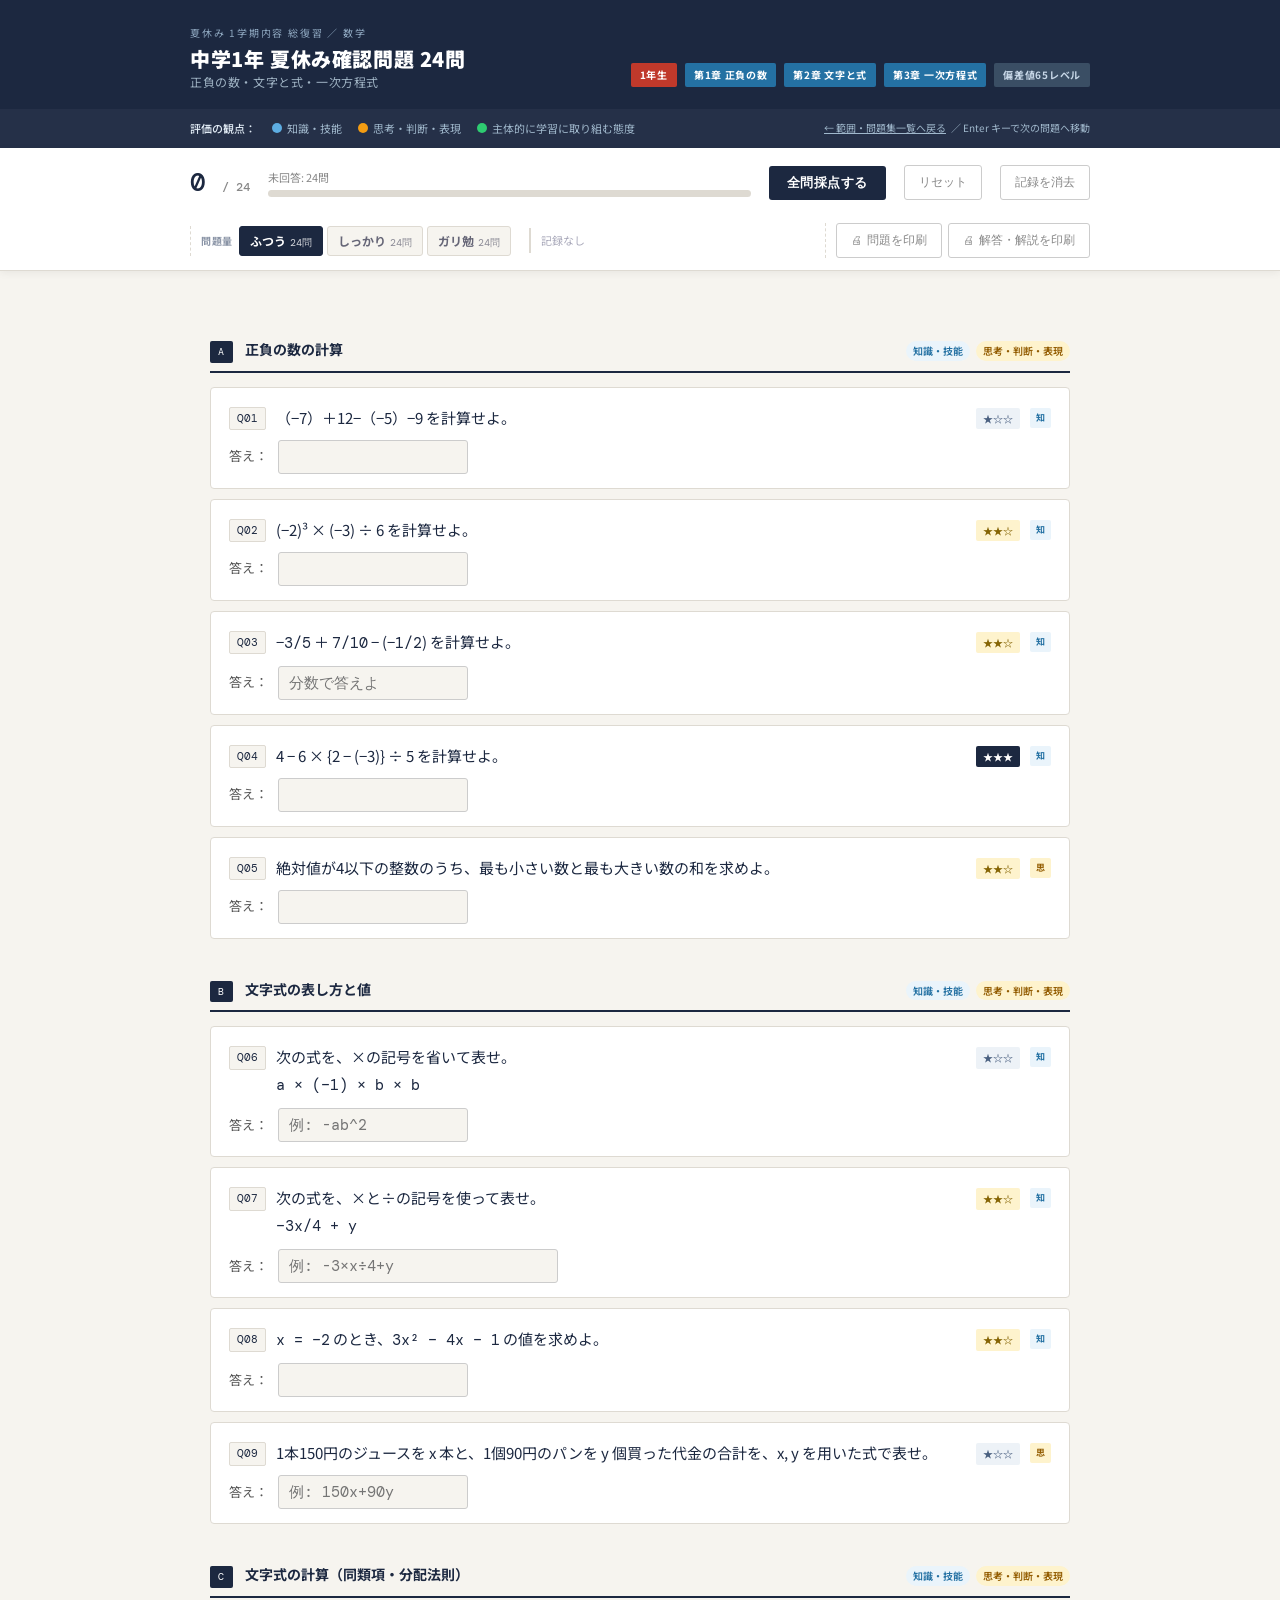
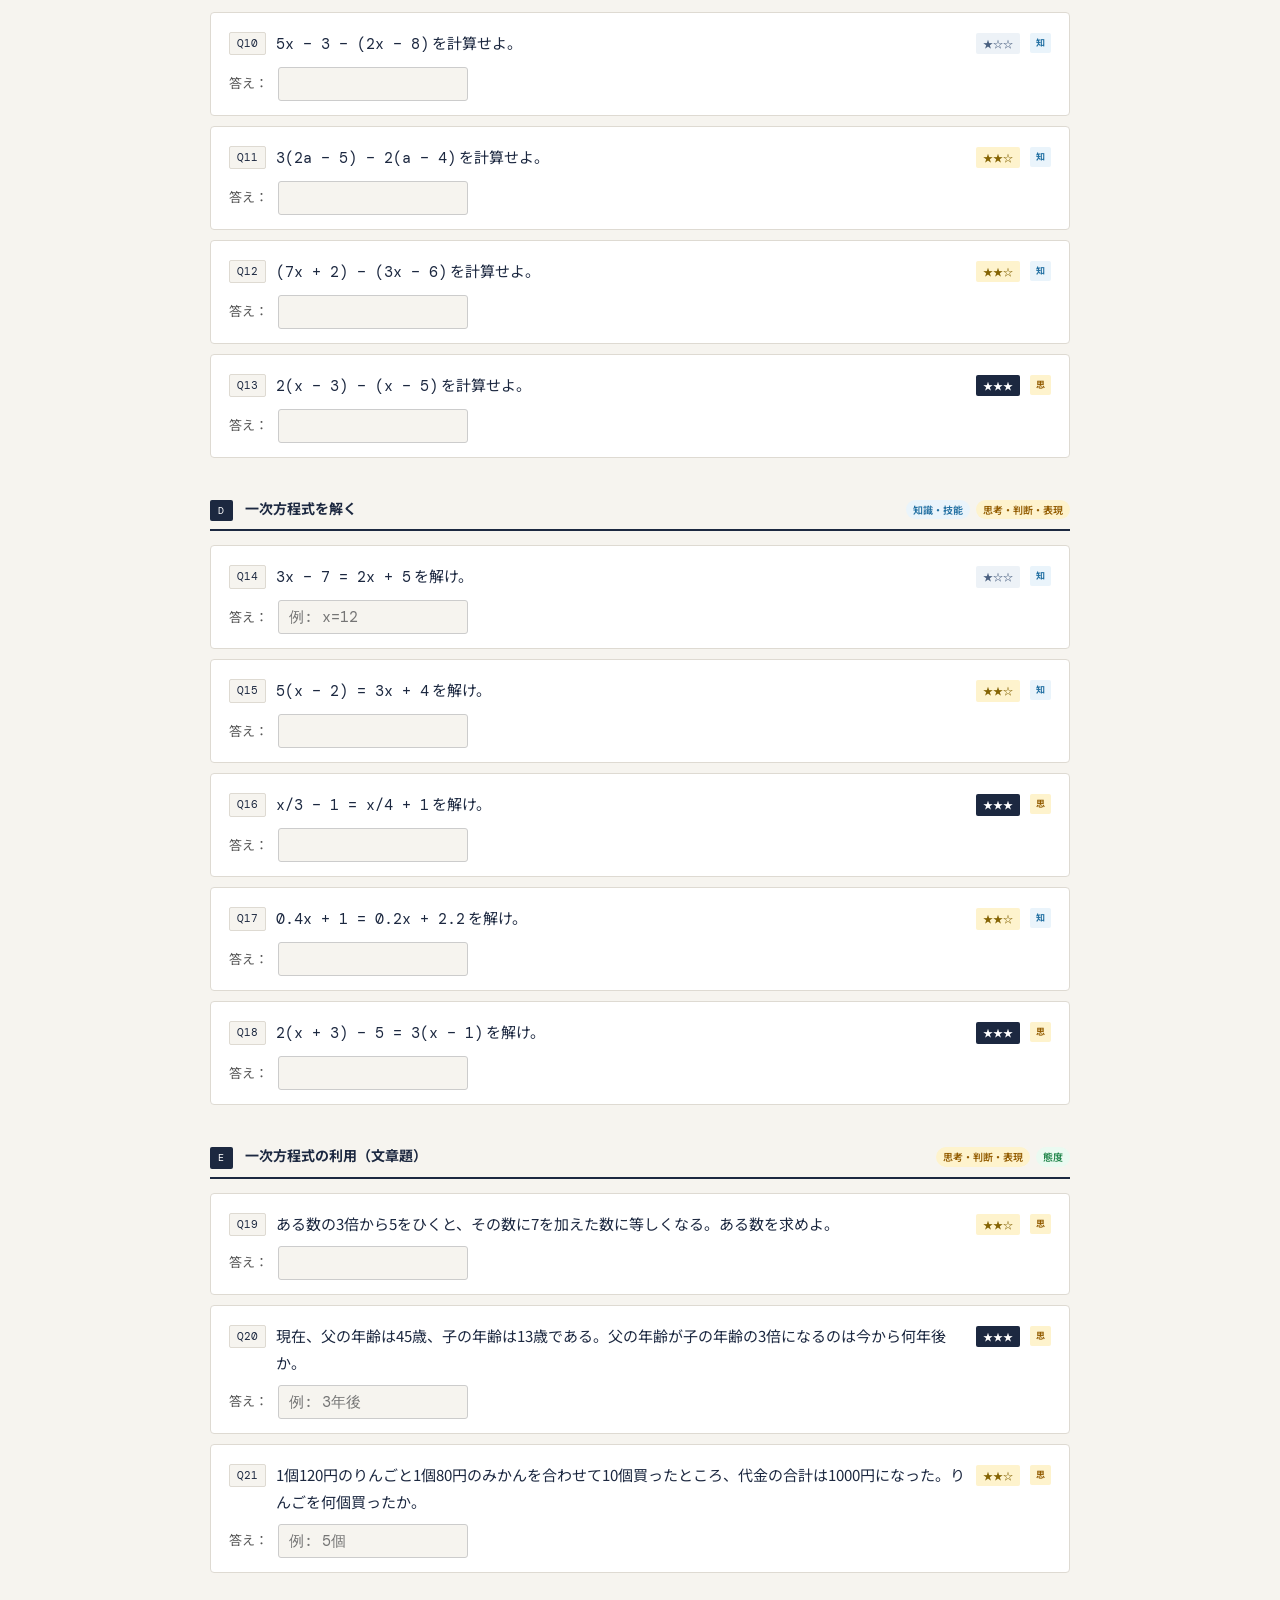
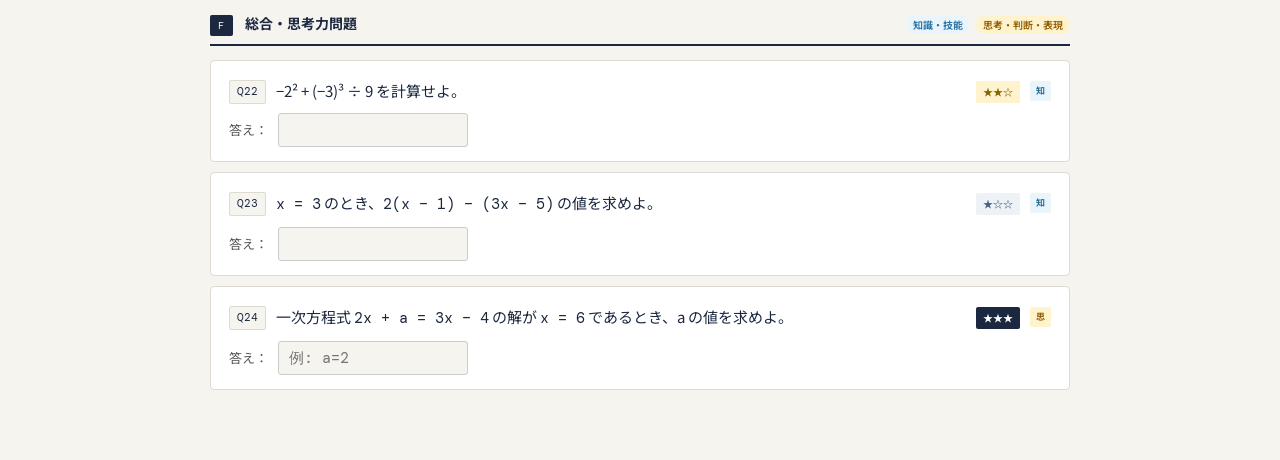
<file: quizzes/g1-summer-review-math.html>
<!DOCTYPE html>
<html lang="ja">
<head>
<meta charset="UTF-8">
<meta name="viewport" content="width=device-width, initial-scale=1.0">
<title>中学1年 夏休み確認問題 数学</title>
<link rel="stylesheet" href="../style.css">
</head>
<body>

<header>
  <div class="header-inner">
    <div class="header-title-block">
      <div class="header-eyebrow">夏休み 1学期内容 総復習 ／ 数学</div>
      <h1>中学1年 夏休み確認問題 24問
        <small>正負の数・文字と式・一次方程式</small>
      </h1>
    </div>
    <div class="header-tags">
      <span class="tag tag-red">1年生</span>
      <span class="tag tag-blue">第1章 正負の数</span>
      <span class="tag tag-blue">第2章 文字と式</span>
      <span class="tag tag-blue">第3章 一次方程式</span>
      <span class="tag tag-gray">偏差値65レベル</span>
    </div>
  </div>
</header>

<div class="hyoka-bar">
  <div class="hyoka-bar-inner">
    <strong>評価の観点：</strong>
    <span><span class="hyoka-dot chi"></span> 知識・技能</span>
    <span><span class="hyoka-dot shi"></span> 思考・判断・表現</span>
    <span><span class="hyoka-dot tai"></span> 主体的に学習に取り組む態度</span>
    <span style="margin-left:auto;font-size:10px;"><a href="../index.html" style="color:#a0b8cc;">← 範囲・問題集一覧へ戻る</a> ／ Enter キーで次の問題へ移動</span>
  </div>
</div>

<div id="score-bar">
  <div class="score-bar-inner">
    <div class="score-num" id="score-disp">0 <small>/ 24</small></div>
    <div class="progress-wrap">
      <div class="progress-label" id="prog-label">未回答: 24問</div>
      <div class="progress-outer"><div class="progress-inner" id="prog-inner"></div></div>
    </div>
    <button class="btn-primary" onclick="checkAll()">全問採点する</button>
    <button class="btn-secondary" onclick="resetAll()">リセット</button>
    <button class="btn-secondary" onclick="clearRecord()">記録を消去</button>
    <div id="score-record"></div>
    <span class="print-btn-group">
      <button class="btn-secondary" onclick="printQuestions()">問題を印刷</button>
      <button class="btn-secondary" onclick="printAnswers()">解答・解説を印刷</button>
    </span>
  </div>
</div>

<main>

<!-- ===================== SECTION A ===================== -->
<div class="sec-head">
  <span class="sec-label">A</span>
  <span class="sec-title">正負の数の計算</span>
  <span class="sec-hyoka">
    <span class="chi-tag">知識・技能</span>
    <span class="shi-tag">思考・判断・表現</span>
  </span>
</div>

<!-- A1 -->
<div class="q-card" id="qc1">
  <div class="q-header">
    <span class="q-num">Q01</span>
    <div class="q-text">（−7）＋12−（−5）−9 を計算せよ。</div>
    <span class="diff-tag diff-B">★☆☆</span>
    <span class="q-hyoka-badge chi-tag">知</span>
  </div>
  <div class="q-input-row"><label>答え：</label><input class="ans-input" id="q1" type="text"></div>
  <div class="q-feedback" id="fb1"></div>
</div>

<!-- A2 -->
<div class="q-card" id="qc2">
  <div class="q-header">
    <span class="q-num">Q02</span>
    <div class="q-text">(−2)³ × (−3) ÷ 6 を計算せよ。</div>
    <span class="diff-tag diff-A">★★☆</span>
    <span class="q-hyoka-badge chi-tag">知</span>
  </div>
  <div class="q-input-row"><label>答え：</label><input class="ans-input" id="q2" type="text"></div>
  <div class="q-feedback" id="fb2"></div>
</div>

<!-- A3 -->
<div class="q-card" id="qc3">
  <div class="q-header">
    <span class="q-num">Q03</span>
    <div class="q-text">−<span class="math">3/5</span> ＋ <span class="math">7/10</span> − (−<span class="math">1/2</span>) を計算せよ。</div>
    <span class="diff-tag diff-A">★★☆</span>
    <span class="q-hyoka-badge chi-tag">知</span>
  </div>
  <div class="q-input-row"><label>答え：</label><input class="ans-input" id="q3" type="text" placeholder="分数で答えよ"></div>
  <div class="q-feedback" id="fb3"></div>
</div>

<!-- A4 -->
<div class="q-card" id="qc4">
  <div class="q-header">
    <span class="q-num">Q04</span>
    <div class="q-text">4 − 6 × {2 − (−3)} ÷ 5 を計算せよ。</div>
    <span class="diff-tag diff-S">★★★</span>
    <span class="q-hyoka-badge chi-tag">知</span>
  </div>
  <div class="q-input-row"><label>答え：</label><input class="ans-input" id="q4" type="text"></div>
  <div class="q-feedback" id="fb4"></div>
</div>

<!-- A5 -->
<div class="q-card" id="qc5">
  <div class="q-header">
    <span class="q-num">Q05</span>
    <div class="q-text">絶対値が4以下の整数のうち、最も小さい数と最も大きい数の和を求めよ。</div>
    <span class="diff-tag diff-A">★★☆</span>
    <span class="q-hyoka-badge shi-tag">思</span>
  </div>
  <div class="q-input-row"><label>答え：</label><input class="ans-input" id="q5" type="text"></div>
  <div class="q-feedback" id="fb5"></div>
</div>

<!-- ===================== SECTION B ===================== -->
<div class="sec-head">
  <span class="sec-label">B</span>
  <span class="sec-title">文字式の表し方と値</span>
  <span class="sec-hyoka">
    <span class="chi-tag">知識・技能</span>
    <span class="shi-tag">思考・判断・表現</span>
  </span>
</div>

<!-- B1 -->
<div class="q-card" id="qc6">
  <div class="q-header">
    <span class="q-num">Q06</span>
    <div class="q-text">次の式を、×の記号を省いて表せ。<br><span class="math">a × (−1) × b × b</span></div>
    <span class="diff-tag diff-B">★☆☆</span>
    <span class="q-hyoka-badge chi-tag">知</span>
  </div>
  <div class="q-input-row"><label>答え：</label><input class="ans-input" id="q6" type="text" placeholder="例: -ab^2"></div>
  <div class="q-feedback" id="fb6"></div>
</div>

<!-- B2 -->
<div class="q-card" id="qc7">
  <div class="q-header">
    <span class="q-num">Q07</span>
    <div class="q-text">次の式を、×と÷の記号を使って表せ。<br><span class="math">−3x/4 + y</span></div>
    <span class="diff-tag diff-A">★★☆</span>
    <span class="q-hyoka-badge chi-tag">知</span>
  </div>
  <div class="q-input-row"><label>答え：</label><input class="ans-input wide" id="q7" type="text" placeholder="例: -3×x÷4+y"></div>
  <div class="q-feedback" id="fb7"></div>
</div>

<!-- B3 -->
<div class="q-card" id="qc8">
  <div class="q-header">
    <span class="q-num">Q08</span>
    <div class="q-text"><span class="math">x = −2</span> のとき、<span class="math">3x² − 4x − 1</span> の値を求めよ。</div>
    <span class="diff-tag diff-A">★★☆</span>
    <span class="q-hyoka-badge chi-tag">知</span>
  </div>
  <div class="q-input-row"><label>答え：</label><input class="ans-input" id="q8" type="text"></div>
  <div class="q-feedback" id="fb8"></div>
</div>

<!-- B4 -->
<div class="q-card" id="qc9">
  <div class="q-header">
    <span class="q-num">Q09</span>
    <div class="q-text">1本150円のジュースを x 本と、1個90円のパンを y 個買った代金の合計を、x, y を用いた式で表せ。</div>
    <span class="diff-tag diff-B">★☆☆</span>
    <span class="q-hyoka-badge shi-tag">思</span>
  </div>
  <div class="q-input-row"><label>答え：</label><input class="ans-input" id="q9" type="text" placeholder="例: 150x+90y"></div>
  <div class="q-feedback" id="fb9"></div>
</div>

<!-- ===================== SECTION C ===================== -->
<div class="sec-head">
  <span class="sec-label">C</span>
  <span class="sec-title">文字式の計算（同類項・分配法則）</span>
  <span class="sec-hyoka">
    <span class="chi-tag">知識・技能</span>
    <span class="shi-tag">思考・判断・表現</span>
  </span>
</div>

<!-- C1 -->
<div class="q-card" id="qc10">
  <div class="q-header">
    <span class="q-num">Q10</span>
    <div class="q-text"><span class="math">5x − 3 − (2x − 8)</span> を計算せよ。</div>
    <span class="diff-tag diff-B">★☆☆</span>
    <span class="q-hyoka-badge chi-tag">知</span>
  </div>
  <div class="q-input-row"><label>答え：</label><input class="ans-input" id="q10" type="text"></div>
  <div class="q-feedback" id="fb10"></div>
</div>

<!-- C2 -->
<div class="q-card" id="qc11">
  <div class="q-header">
    <span class="q-num">Q11</span>
    <div class="q-text"><span class="math">3(2a − 5) − 2(a − 4)</span> を計算せよ。</div>
    <span class="diff-tag diff-A">★★☆</span>
    <span class="q-hyoka-badge chi-tag">知</span>
  </div>
  <div class="q-input-row"><label>答え：</label><input class="ans-input" id="q11" type="text"></div>
  <div class="q-feedback" id="fb11"></div>
</div>

<!-- C3 -->
<div class="q-card" id="qc12">
  <div class="q-header">
    <span class="q-num">Q12</span>
    <div class="q-text"><span class="math">(7x + 2) − (3x − 6)</span> を計算せよ。</div>
    <span class="diff-tag diff-A">★★☆</span>
    <span class="q-hyoka-badge chi-tag">知</span>
  </div>
  <div class="q-input-row"><label>答え：</label><input class="ans-input" id="q12" type="text"></div>
  <div class="q-feedback" id="fb12"></div>
</div>

<!-- C4 -->
<div class="q-card" id="qc13">
  <div class="q-header">
    <span class="q-num">Q13</span>
    <div class="q-text"><span class="math">2(x − 3) − (x − 5)</span> を計算せよ。</div>
    <span class="diff-tag diff-S">★★★</span>
    <span class="q-hyoka-badge shi-tag">思</span>
  </div>
  <div class="q-input-row"><label>答え：</label><input class="ans-input" id="q13" type="text"></div>
  <div class="q-feedback" id="fb13"></div>
</div>

<!-- ===================== SECTION D ===================== -->
<div class="sec-head">
  <span class="sec-label">D</span>
  <span class="sec-title">一次方程式を解く</span>
  <span class="sec-hyoka">
    <span class="chi-tag">知識・技能</span>
    <span class="shi-tag">思考・判断・表現</span>
  </span>
</div>

<!-- D1 -->
<div class="q-card" id="qc14">
  <div class="q-header">
    <span class="q-num">Q14</span>
    <div class="q-text"><span class="math">3x − 7 = 2x + 5</span> を解け。</div>
    <span class="diff-tag diff-B">★☆☆</span>
    <span class="q-hyoka-badge chi-tag">知</span>
  </div>
  <div class="q-input-row"><label>答え：</label><input class="ans-input" id="q14" type="text" placeholder="例: x=12"></div>
  <div class="q-feedback" id="fb14"></div>
</div>

<!-- D2 -->
<div class="q-card" id="qc15">
  <div class="q-header">
    <span class="q-num">Q15</span>
    <div class="q-text"><span class="math">5(x − 2) = 3x + 4</span> を解け。</div>
    <span class="diff-tag diff-A">★★☆</span>
    <span class="q-hyoka-badge chi-tag">知</span>
  </div>
  <div class="q-input-row"><label>答え：</label><input class="ans-input" id="q15" type="text"></div>
  <div class="q-feedback" id="fb15"></div>
</div>

<!-- D3 -->
<div class="q-card" id="qc16">
  <div class="q-header">
    <span class="q-num">Q16</span>
    <div class="q-text"><span class="math">x/3 − 1 = x/4 + 1</span> を解け。</div>
    <span class="diff-tag diff-S">★★★</span>
    <span class="q-hyoka-badge shi-tag">思</span>
  </div>
  <div class="q-input-row"><label>答え：</label><input class="ans-input" id="q16" type="text"></div>
  <div class="q-feedback" id="fb16"></div>
</div>

<!-- D4 -->
<div class="q-card" id="qc17">
  <div class="q-header">
    <span class="q-num">Q17</span>
    <div class="q-text"><span class="math">0.4x + 1 = 0.2x + 2.2</span> を解け。</div>
    <span class="diff-tag diff-A">★★☆</span>
    <span class="q-hyoka-badge chi-tag">知</span>
  </div>
  <div class="q-input-row"><label>答え：</label><input class="ans-input" id="q17" type="text"></div>
  <div class="q-feedback" id="fb17"></div>
</div>

<!-- D5 -->
<div class="q-card" id="qc18">
  <div class="q-header">
    <span class="q-num">Q18</span>
    <div class="q-text"><span class="math">2(x + 3) − 5 = 3(x − 1)</span> を解け。</div>
    <span class="diff-tag diff-S">★★★</span>
    <span class="q-hyoka-badge shi-tag">思</span>
  </div>
  <div class="q-input-row"><label>答え：</label><input class="ans-input" id="q18" type="text"></div>
  <div class="q-feedback" id="fb18"></div>
</div>

<!-- ===================== SECTION E ===================== -->
<div class="sec-head">
  <span class="sec-label">E</span>
  <span class="sec-title">一次方程式の利用（文章題）</span>
  <span class="sec-hyoka">
    <span class="shi-tag">思考・判断・表現</span>
    <span class="tai-tag">態度</span>
  </span>
</div>

<!-- E1 -->
<div class="q-card" id="qc19">
  <div class="q-header">
    <span class="q-num">Q19</span>
    <div class="q-text">ある数の3倍から5をひくと、その数に7を加えた数に等しくなる。ある数を求めよ。</div>
    <span class="diff-tag diff-A">★★☆</span>
    <span class="q-hyoka-badge shi-tag">思</span>
  </div>
  <div class="q-input-row"><label>答え：</label><input class="ans-input" id="q19" type="text"></div>
  <div class="q-feedback" id="fb19"></div>
</div>

<!-- E2 -->
<div class="q-card" id="qc20">
  <div class="q-header">
    <span class="q-num">Q20</span>
    <div class="q-text">現在、父の年齢は45歳、子の年齢は13歳である。父の年齢が子の年齢の3倍になるのは今から何年後か。</div>
    <span class="diff-tag diff-S">★★★</span>
    <span class="q-hyoka-badge shi-tag">思</span>
  </div>
  <div class="q-input-row"><label>答え：</label><input class="ans-input" id="q20" type="text" placeholder="例: 3年後"></div>
  <div class="q-feedback" id="fb20"></div>
</div>

<!-- E3 -->
<div class="q-card" id="qc21">
  <div class="q-header">
    <span class="q-num">Q21</span>
    <div class="q-text">1個120円のりんごと1個80円のみかんを合わせて10個買ったところ、代金の合計は1000円になった。りんごを何個買ったか。</div>
    <span class="diff-tag diff-A">★★☆</span>
    <span class="q-hyoka-badge shi-tag">思</span>
  </div>
  <div class="q-input-row"><label>答え：</label><input class="ans-input" id="q21" type="text" placeholder="例: 5個"></div>
  <div class="q-feedback" id="fb21"></div>
</div>

<!-- ===================== SECTION F ===================== -->
<div class="sec-head">
  <span class="sec-label">F</span>
  <span class="sec-title">総合・思考力問題</span>
  <span class="sec-hyoka">
    <span class="chi-tag">知識・技能</span>
    <span class="shi-tag">思考・判断・表現</span>
  </span>
</div>

<!-- F1 -->
<div class="q-card" id="qc22">
  <div class="q-header">
    <span class="q-num">Q22</span>
    <div class="q-text">−2² + (−3)³ ÷ 9 を計算せよ。</div>
    <span class="diff-tag diff-A">★★☆</span>
    <span class="q-hyoka-badge chi-tag">知</span>
  </div>
  <div class="q-input-row"><label>答え：</label><input class="ans-input" id="q22" type="text"></div>
  <div class="q-feedback" id="fb22"></div>
</div>

<!-- F2 -->
<div class="q-card" id="qc23">
  <div class="q-header">
    <span class="q-num">Q23</span>
    <div class="q-text"><span class="math">x = 3</span> のとき、<span class="math">2(x − 1) − (3x − 5)</span> の値を求めよ。</div>
    <span class="diff-tag diff-B">★☆☆</span>
    <span class="q-hyoka-badge chi-tag">知</span>
  </div>
  <div class="q-input-row"><label>答え：</label><input class="ans-input" id="q23" type="text"></div>
  <div class="q-feedback" id="fb23"></div>
</div>

<!-- F3 -->
<div class="q-card" id="qc24">
  <div class="q-header">
    <span class="q-num">Q24</span>
    <div class="q-text">一次方程式 <span class="math">2x + a = 3x − 4</span> の解が <span class="math">x = 6</span> であるとき、a の値を求めよ。</div>
    <span class="diff-tag diff-S">★★★</span>
    <span class="q-hyoka-badge shi-tag">思</span>
  </div>
  <div class="q-input-row"><label>答え：</label><input class="ans-input" id="q24" type="text" placeholder="例: a=2"></div>
  <div class="q-feedback" id="fb24"></div>
</div>

<div id="result-panel">
  <h2>採点結果</h2>
  <div class="big-score" id="result-score">0<em> / 24</em></div>
  <div class="result-comment" id="result-comment"></div>
  <div class="result-breakdown" id="result-breakdown"></div>
</div>

</main>

<script src="../quiz-engine.js"></script>
<script>
const questions = [
  { num: 1,  hyoka: 'chi', answer: '1',    hint: '−7+12+5−9 の順に計算する。',
    trivia: '「−」は「符号のマイナス」と「ひき算」の2つの意味で使われる、少し変わった記号。英語では前者をnegative、後者をminusと読み分けている。',
    check: v => qAccept(v, ['1']) },
  { num: 2,  hyoka: 'chi', answer: '4',    hint: '(−2)³＝−8。−8×(−3)＝24、24÷6＝4',
    trivia: '3乗を「立方（cubic）」と呼ぶのは立方体の体積に由来する。1辺2cmの立方体の体積はちょうど 2³＝8cm³ になる。',
    check: v => qAccept(v, ['4']) },
  { num: 3,  hyoka: 'chi', answer: '3/5',  hint: '分母を10にそろえて通分する。',
    trivia: '通分で使う最小公倍数は、素因数分解を使えば確実に求められる。分母が大きくなるほど、素因数分解のありがたみが分かる。',
    check: v => qAccept(v, ['3/5','6/10']) },
  { num: 4,  hyoka: 'chi', answer: '-2',   hint: '{ }の中を先に計算：2−(−3)＝5',
    trivia: '「かっこの中が先」というルールがなければ、同じ式が人によって別の答えになってしまう。計算順序は数学の"文法"にあたる。',
    check: v => qAccept(v, ['-2']) },
  { num: 5,  hyoka: 'shi', answer: '0',    hint: '絶対値が4以下の整数の範囲は−4〜4。最小−4と最大4の和。',
    trivia: '絶対値は「原点からの距離」を表す。距離だから必ず0以上になり、絶対値が同じ数は原点をはさんで対称の位置にある。',
    check: v => qAccept(v, ['0']) },
  { num: 6,  hyoka: 'chi', answer: '-ab²', hint: '数は文字の前に、同じ文字の積は累乗で表す。',
    trivia: '−1 をかけることは、数直線上で原点を中心に180度回転させることに対応する。符号の反転は「向きの反転」でもある。',
    check: v => qAccept(v, ['-ab^2','-ab²']) },
  { num: 7,  hyoka: 'chi', answer: '-3×x÷4+y', hint: '分数の形は「÷」に書き戻す。',
    trivia: '×や÷を省く代数的な書き方を体系化したのは、16世紀フランスのヴィエト。それ以前の数学の本は、式を文章で長々と書いていた。',
    check: v => qAccept(v, ['-3×x÷4+y','-3*x/4+y']) },
  { num: 8,  hyoka: 'chi', answer: '19',   hint: 'x=−2を代入：3×4−4×(−2)−1',
    trivia: '文字に値を代入して答えを出す作業は、コンピュータのプログラムが変数に値を入れて計算する仕組みとまったく同じ。',
    check: v => qAccept(v, ['19']) },
  { num: 9,  hyoka: 'shi', answer: '150x+90y（円）', hint: 'ジュース代＋パン代の合計を式にする。',
    trivia: '買い物の合計を文字式で表す考え方は、表計算ソフトの数式そのもの。セルに入れる =150*A1+90*B1 は、まさにこの式。',
    check: v => qAccept(v, ['150x+90y','150x+90y円','150x+90y(円)']) },
  { num: 10, hyoka: 'chi', answer: '3x+5', hint: 'かっこを外すとき、符号がすべて変わることに注意。',
    trivia: 'かっこの前のマイナスで中身の符号がすべて変わるのは、−1が分配されるから。ここを落ち着いて処理できるかで得点が変わる。',
    check: v => qAccept(v, ['3x+5']) },
  { num: 11, hyoka: 'chi', answer: '4a-7', hint: '分配法則でかっこを外してから同類項をまとめる。',
    trivia: '分配法則は、かけ算を「まとめて計算するか、ばらして計算するか」の選択肢を与えてくれる。どちらを選んでも答えは同じ。',
    check: v => qAccept(v, ['4a-7']) },
  { num: 12, hyoka: 'chi', answer: '4x+8', hint: 'かっこを外すとき、符号の変化に注意する。',
    trivia: 'かっこを外す作業は「展開」と呼ばれ、中3で学ぶ乗法公式や因数分解へとつながっていく重要な基礎。',
    check: v => qAccept(v, ['4x+8']) },
  { num: 13, hyoka: 'shi', answer: 'x-1',  hint: '2(x−3)＝2x−6、−(x−5)＝−x+5 に分けて考える。',
    trivia: '−(x−5) の前の係数は省略された1。書かれていない1を意識できるようになると、符号ミスがぐっと減る。',
    check: v => qAccept(v, ['x-1']) },
  { num: 14, hyoka: 'chi', answer: 'x=12', hint: '文字の項を左に、数の項を右に移項する。',
    trivia: '「移項」はアラビア語の"アル・ジャブル（al-jabr）"に由来し、これが英語の"algebra（代数）"の語源になった。9世紀の数学者フワーリズミーの著書の題名から来ている。',
    check: v => qAccept(v, ['x=12','12']) },
  { num: 15, hyoka: 'chi', answer: 'x=7',  hint: 'まずかっこを外してから移項する。',
    trivia: '方程式を解くとは「x＝○○」の形に変形すること。等式の性質（両辺に同じ数を足す・引く・かける・わる）だけを使って進めるのがルール。',
    check: v => qAccept(v, ['x=7','7']) },
  { num: 16, hyoka: 'shi', answer: 'x=24', hint: '両辺に12をかけて分母をはらう。',
    trivia: '分母をはらう操作も、等式の性質（両辺に同じ数をかけても等式は成り立つ）を使ったもの。魔法ではなく、きちんとした根拠がある。',
    check: v => qAccept(v, ['x=24','24']) },
  { num: 17, hyoka: 'chi', answer: 'x=6',  hint: '両辺に10をかけて小数をなくす。',
    trivia: '小数のままでも解けるが、両辺を10倍して整数に直すほうが計算ミスが少ない。「解きやすい形に変える」のも数学の力のひとつ。',
    check: v => qAccept(v, ['x=6','6']) },
  { num: 18, hyoka: 'shi', answer: 'x=4',  hint: '両辺のかっこを外してから移項する。',
    trivia: 'かっこを外してから移項するか、先に両辺を整理するか、進め方は何通りもある。それでも答えが1つに決まるのが方程式の面白いところ。',
    check: v => qAccept(v, ['x=4','4']) },
  { num: 19, hyoka: 'shi', answer: '6',    hint: 'ある数をxとして「3x−5＝x+7」という方程式をつくる。',
    trivia: '文章を式に直す力は「数学的モデル化」と呼ばれ、天気予報や経済予測など、現実の問題を解くときの第一歩になっている。',
    check: v => qAccept(v, ['6','x=6']) },
  { num: 20, hyoka: 'shi', answer: '3年後', hint: 'x年後として「45+x＝3(13+x)」という方程式をつくる。',
    trivia: '年齢に関する問題は「年齢算」と呼ばれ、江戸時代の和算の書物にも登場する古典的な題材。2人の年齢差は何年たっても変わらない、という点がカギ。',
    check: v => qAccept(v, ['3年後','3']) },
  { num: 21, hyoka: 'shi', answer: '5個',  hint: 'りんごをx個として「120x+80(10−x)＝1000」という方程式をつくる。',
    trivia: '個数と代金の関係を求めるこの型は「つるかめ算」として江戸時代から親しまれてきた。方程式を使えば、ひらめきに頼らず機械的に解ける。',
    check: v => qAccept(v, ['5個','5']) },
  { num: 22, hyoka: 'chi', answer: '-7',   hint: '−2²＝−4（かっこがないので2乗するのは2だけ）。(−3)³＝−27',
    trivia: '−2² と (−2)² のちがいは、この単元で最も差がつくポイント。かっこがなければ2乗されるのは2だけで、マイナスは後からつく。',
    check: v => qAccept(v, ['-7']) },
  { num: 23, hyoka: 'chi', answer: '0',    hint: 'x=3を代入する前に、式を整理すると −x+3 になる。',
    trivia: '先に式を整理してから代入すると、計算量が大きく減る。「代入は最後にする」は多くの問題で使える時短テクニック。',
    check: v => qAccept(v, ['0']) },
  { num: 24, hyoka: 'shi', answer: 'a=2',  hint: 'x=6を方程式に代入して、aについての式を解く。',
    trivia: '解が分かっているときに逆に係数を求める問題は、方程式の意味を本当に理解しているかを試す良問。解を代入すれば等式が成り立つ、という定義に戻ろう。',
    check: v => qAccept(v, ['a=2','2']) },
];
initQuiz(questions);
</script>

</body>
</html>
</file>
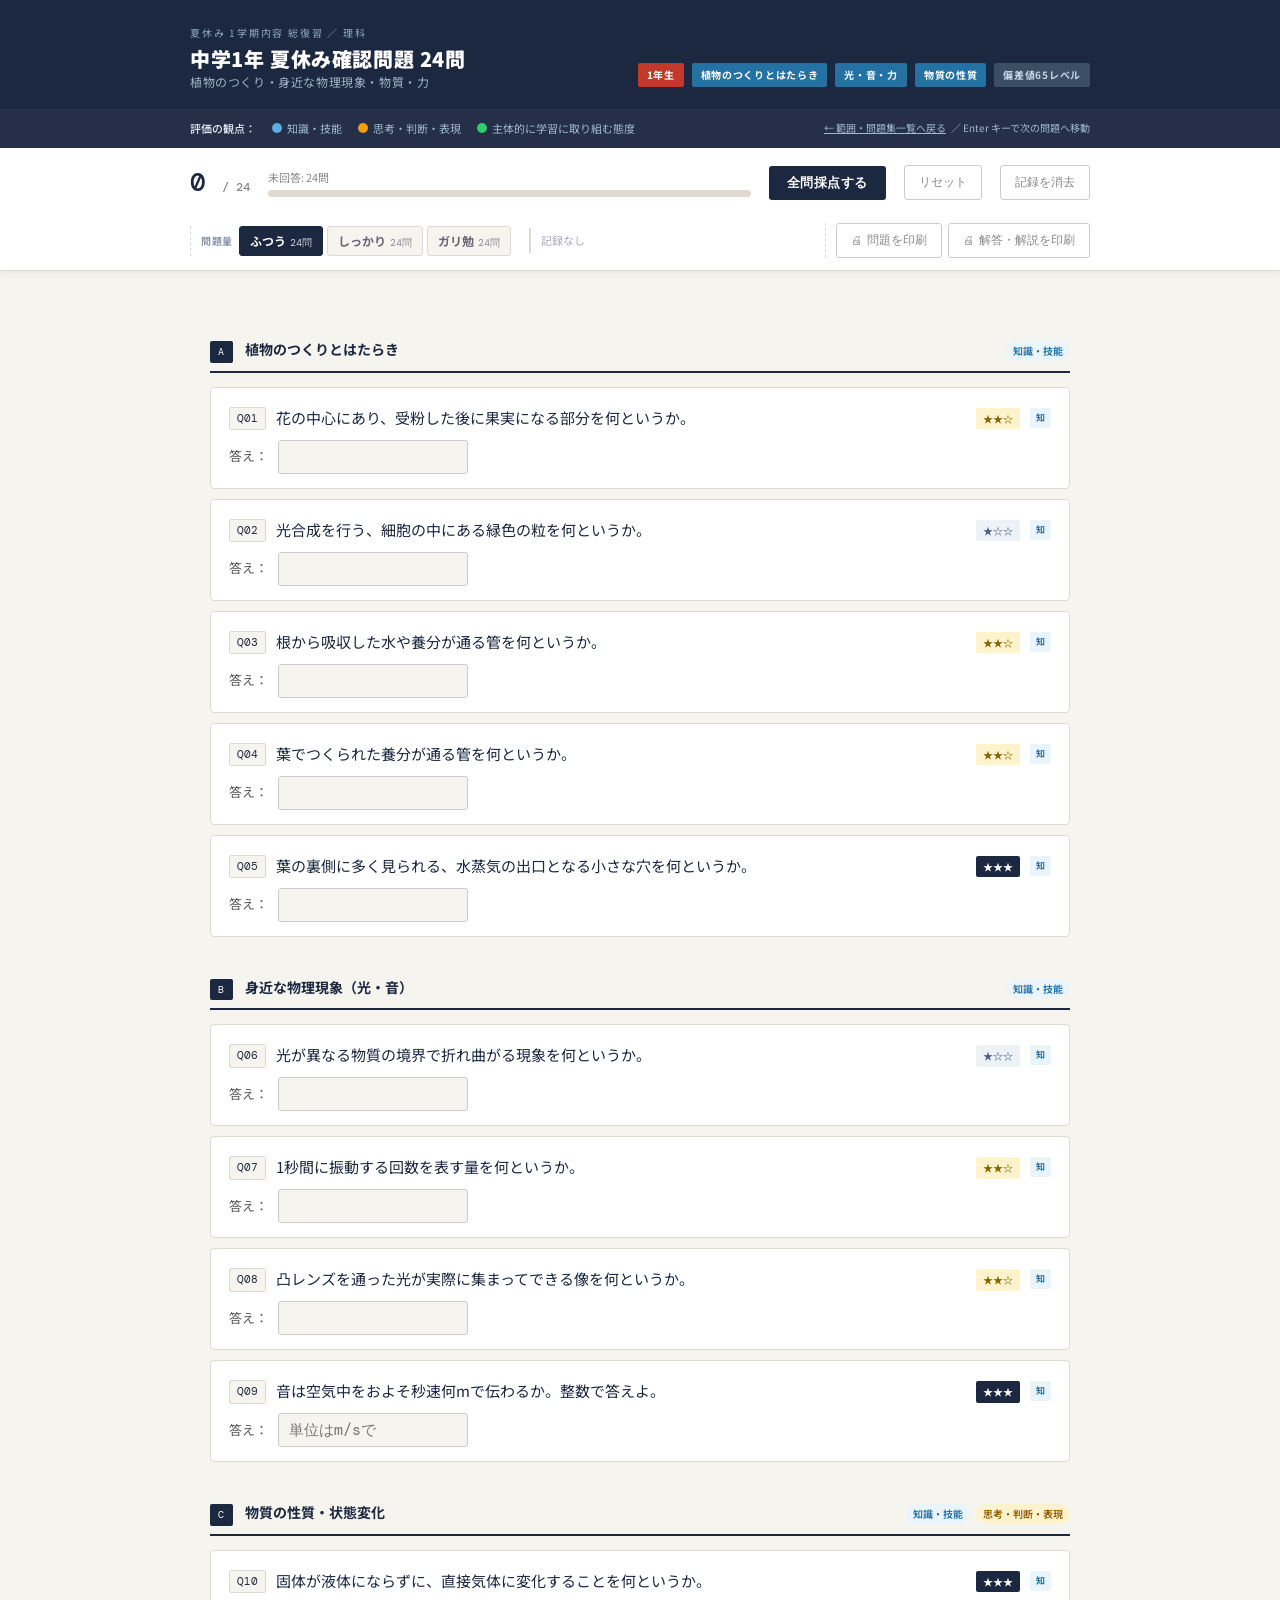
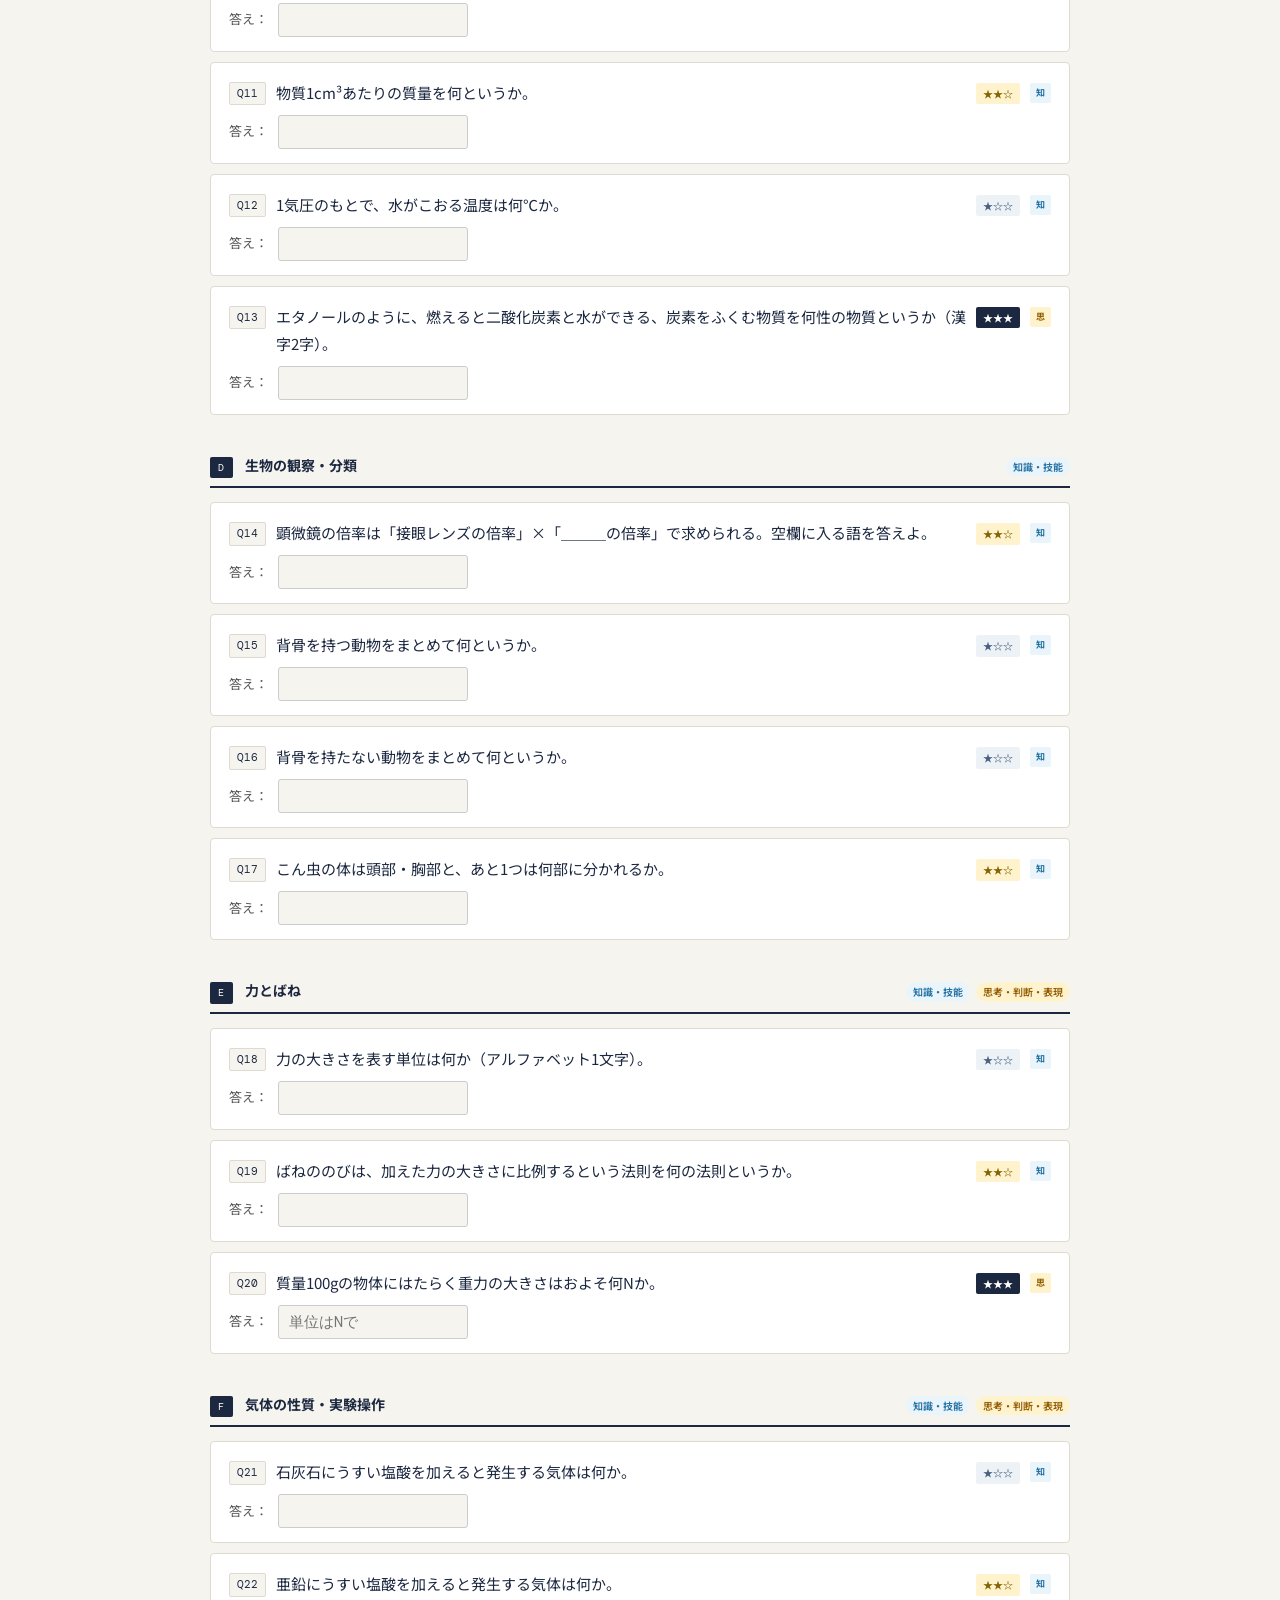
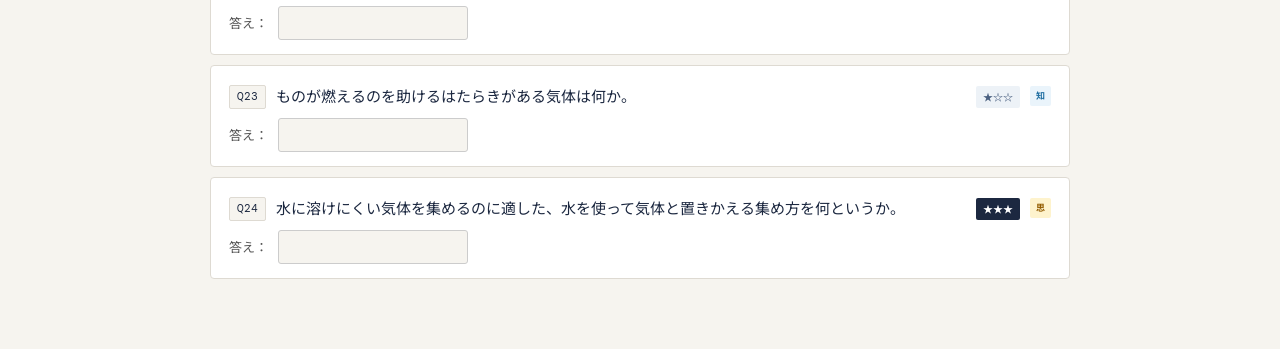
<file: quizzes/g1-summer-review-science.html>
<!DOCTYPE html>
<html lang="ja">
<head>
<meta charset="UTF-8">
<meta name="viewport" content="width=device-width, initial-scale=1.0">
<title>中学1年 夏休み確認問題 理科</title>
<link rel="stylesheet" href="../style.css">
</head>
<body>

<header>
  <div class="header-inner">
    <div class="header-title-block">
      <div class="header-eyebrow">夏休み 1学期内容 総復習 ／ 理科</div>
      <h1>中学1年 夏休み確認問題 24問
        <small>植物のつくり・身近な物理現象・物質・力</small>
      </h1>
    </div>
    <div class="header-tags">
      <span class="tag tag-red">1年生</span>
      <span class="tag tag-blue">植物のつくりとはたらき</span>
      <span class="tag tag-blue">光・音・力</span>
      <span class="tag tag-blue">物質の性質</span>
      <span class="tag tag-gray">偏差値65レベル</span>
    </div>
  </div>
</header>

<div class="hyoka-bar">
  <div class="hyoka-bar-inner">
    <strong>評価の観点：</strong>
    <span><span class="hyoka-dot chi"></span> 知識・技能</span>
    <span><span class="hyoka-dot shi"></span> 思考・判断・表現</span>
    <span><span class="hyoka-dot tai"></span> 主体的に学習に取り組む態度</span>
    <span style="margin-left:auto;font-size:10px;"><a href="../index.html" style="color:#a0b8cc;">← 範囲・問題集一覧へ戻る</a> ／ Enter キーで次の問題へ移動</span>
  </div>
</div>

<div id="score-bar">
  <div class="score-bar-inner">
    <div class="score-num" id="score-disp">0 <small>/ 24</small></div>
    <div class="progress-wrap">
      <div class="progress-label" id="prog-label">未回答: 24問</div>
      <div class="progress-outer"><div class="progress-inner" id="prog-inner"></div></div>
    </div>
    <button class="btn-primary" onclick="checkAll()">全問採点する</button>
    <button class="btn-secondary" onclick="resetAll()">リセット</button>
    <button class="btn-secondary" onclick="clearRecord()">記録を消去</button>
    <div id="score-record"></div>
    <span class="print-btn-group">
      <button class="btn-secondary" onclick="printQuestions()">問題を印刷</button>
      <button class="btn-secondary" onclick="printAnswers()">解答・解説を印刷</button>
    </span>
  </div>
</div>

<main>

<!-- ===================== SECTION A ===================== -->
<div class="sec-head">
  <span class="sec-label">A</span>
  <span class="sec-title">植物のつくりとはたらき</span>
  <span class="sec-hyoka"><span class="chi-tag">知識・技能</span></span>
</div>

<div class="q-card" id="qc1">
  <div class="q-header">
    <span class="q-num">Q01</span>
    <div class="q-text">花の中心にあり、受粉した後に果実になる部分を何というか。</div>
    <span class="diff-tag diff-A">★★☆</span>
    <span class="q-hyoka-badge chi-tag">知</span>
  </div>
  <div class="q-input-row"><label>答え：</label><input class="ans-input" id="q1" type="text"></div>
  <div class="q-feedback" id="fb1"></div>
</div>

<div class="q-card" id="qc2">
  <div class="q-header">
    <span class="q-num">Q02</span>
    <div class="q-text">光合成を行う、細胞の中にある緑色の粒を何というか。</div>
    <span class="diff-tag diff-B">★☆☆</span>
    <span class="q-hyoka-badge chi-tag">知</span>
  </div>
  <div class="q-input-row"><label>答え：</label><input class="ans-input" id="q2" type="text"></div>
  <div class="q-feedback" id="fb2"></div>
</div>

<div class="q-card" id="qc3">
  <div class="q-header">
    <span class="q-num">Q03</span>
    <div class="q-text">根から吸収した水や養分が通る管を何というか。</div>
    <span class="diff-tag diff-A">★★☆</span>
    <span class="q-hyoka-badge chi-tag">知</span>
  </div>
  <div class="q-input-row"><label>答え：</label><input class="ans-input" id="q3" type="text"></div>
  <div class="q-feedback" id="fb3"></div>
</div>

<div class="q-card" id="qc4">
  <div class="q-header">
    <span class="q-num">Q04</span>
    <div class="q-text">葉でつくられた養分が通る管を何というか。</div>
    <span class="diff-tag diff-A">★★☆</span>
    <span class="q-hyoka-badge chi-tag">知</span>
  </div>
  <div class="q-input-row"><label>答え：</label><input class="ans-input" id="q4" type="text"></div>
  <div class="q-feedback" id="fb4"></div>
</div>

<div class="q-card" id="qc5">
  <div class="q-header">
    <span class="q-num">Q05</span>
    <div class="q-text">葉の裏側に多く見られる、水蒸気の出口となる小さな穴を何というか。</div>
    <span class="diff-tag diff-S">★★★</span>
    <span class="q-hyoka-badge chi-tag">知</span>
  </div>
  <div class="q-input-row"><label>答え：</label><input class="ans-input" id="q5" type="text"></div>
  <div class="q-feedback" id="fb5"></div>
</div>

<!-- ===================== SECTION B ===================== -->
<div class="sec-head">
  <span class="sec-label">B</span>
  <span class="sec-title">身近な物理現象（光・音）</span>
  <span class="sec-hyoka"><span class="chi-tag">知識・技能</span></span>
</div>

<div class="q-card" id="qc6">
  <div class="q-header">
    <span class="q-num">Q06</span>
    <div class="q-text">光が異なる物質の境界で折れ曲がる現象を何というか。</div>
    <span class="diff-tag diff-B">★☆☆</span>
    <span class="q-hyoka-badge chi-tag">知</span>
  </div>
  <div class="q-input-row"><label>答え：</label><input class="ans-input" id="q6" type="text"></div>
  <div class="q-feedback" id="fb6"></div>
</div>

<div class="q-card" id="qc7">
  <div class="q-header">
    <span class="q-num">Q07</span>
    <div class="q-text">1秒間に振動する回数を表す量を何というか。</div>
    <span class="diff-tag diff-A">★★☆</span>
    <span class="q-hyoka-badge chi-tag">知</span>
  </div>
  <div class="q-input-row"><label>答え：</label><input class="ans-input" id="q7" type="text"></div>
  <div class="q-feedback" id="fb7"></div>
</div>

<div class="q-card" id="qc8">
  <div class="q-header">
    <span class="q-num">Q08</span>
    <div class="q-text">凸レンズを通った光が実際に集まってできる像を何というか。</div>
    <span class="diff-tag diff-A">★★☆</span>
    <span class="q-hyoka-badge chi-tag">知</span>
  </div>
  <div class="q-input-row"><label>答え：</label><input class="ans-input" id="q8" type="text"></div>
  <div class="q-feedback" id="fb8"></div>
</div>

<div class="q-card" id="qc9">
  <div class="q-header">
    <span class="q-num">Q09</span>
    <div class="q-text">音は空気中をおよそ秒速何mで伝わるか。整数で答えよ。</div>
    <span class="diff-tag diff-S">★★★</span>
    <span class="q-hyoka-badge chi-tag">知</span>
  </div>
  <div class="q-input-row"><label>答え：</label><input class="ans-input" id="q9" type="text" placeholder="単位はm/sで"></div>
  <div class="q-feedback" id="fb9"></div>
</div>

<!-- ===================== SECTION C ===================== -->
<div class="sec-head">
  <span class="sec-label">C</span>
  <span class="sec-title">物質の性質・状態変化</span>
  <span class="sec-hyoka">
    <span class="chi-tag">知識・技能</span>
    <span class="shi-tag">思考・判断・表現</span>
  </span>
</div>

<div class="q-card" id="qc10">
  <div class="q-header">
    <span class="q-num">Q10</span>
    <div class="q-text">固体が液体にならずに、直接気体に変化することを何というか。</div>
    <span class="diff-tag diff-S">★★★</span>
    <span class="q-hyoka-badge chi-tag">知</span>
  </div>
  <div class="q-input-row"><label>答え：</label><input class="ans-input" id="q10" type="text"></div>
  <div class="q-feedback" id="fb10"></div>
</div>

<div class="q-card" id="qc11">
  <div class="q-header">
    <span class="q-num">Q11</span>
    <div class="q-text">物質1cm³あたりの質量を何というか。</div>
    <span class="diff-tag diff-A">★★☆</span>
    <span class="q-hyoka-badge chi-tag">知</span>
  </div>
  <div class="q-input-row"><label>答え：</label><input class="ans-input" id="q11" type="text"></div>
  <div class="q-feedback" id="fb11"></div>
</div>

<div class="q-card" id="qc12">
  <div class="q-header">
    <span class="q-num">Q12</span>
    <div class="q-text">1気圧のもとで、水がこおる温度は何℃か。</div>
    <span class="diff-tag diff-B">★☆☆</span>
    <span class="q-hyoka-badge chi-tag">知</span>
  </div>
  <div class="q-input-row"><label>答え：</label><input class="ans-input" id="q12" type="text"></div>
  <div class="q-feedback" id="fb12"></div>
</div>

<div class="q-card" id="qc13">
  <div class="q-header">
    <span class="q-num">Q13</span>
    <div class="q-text">エタノールのように、燃えると二酸化炭素と水ができる、炭素をふくむ物質を何性の物質というか（漢字2字）。</div>
    <span class="diff-tag diff-S">★★★</span>
    <span class="q-hyoka-badge shi-tag">思</span>
  </div>
  <div class="q-input-row"><label>答え：</label><input class="ans-input" id="q13" type="text"></div>
  <div class="q-feedback" id="fb13"></div>
</div>

<!-- ===================== SECTION D ===================== -->
<div class="sec-head">
  <span class="sec-label">D</span>
  <span class="sec-title">生物の観察・分類</span>
  <span class="sec-hyoka"><span class="chi-tag">知識・技能</span></span>
</div>

<div class="q-card" id="qc14">
  <div class="q-header">
    <span class="q-num">Q14</span>
    <div class="q-text">顕微鏡の倍率は「接眼レンズの倍率」×「＿＿＿の倍率」で求められる。空欄に入る語を答えよ。</div>
    <span class="diff-tag diff-A">★★☆</span>
    <span class="q-hyoka-badge chi-tag">知</span>
  </div>
  <div class="q-input-row"><label>答え：</label><input class="ans-input" id="q14" type="text"></div>
  <div class="q-feedback" id="fb14"></div>
</div>

<div class="q-card" id="qc15">
  <div class="q-header">
    <span class="q-num">Q15</span>
    <div class="q-text">背骨を持つ動物をまとめて何というか。</div>
    <span class="diff-tag diff-B">★☆☆</span>
    <span class="q-hyoka-badge chi-tag">知</span>
  </div>
  <div class="q-input-row"><label>答え：</label><input class="ans-input" id="q15" type="text"></div>
  <div class="q-feedback" id="fb15"></div>
</div>

<div class="q-card" id="qc16">
  <div class="q-header">
    <span class="q-num">Q16</span>
    <div class="q-text">背骨を持たない動物をまとめて何というか。</div>
    <span class="diff-tag diff-B">★☆☆</span>
    <span class="q-hyoka-badge chi-tag">知</span>
  </div>
  <div class="q-input-row"><label>答え：</label><input class="ans-input" id="q16" type="text"></div>
  <div class="q-feedback" id="fb16"></div>
</div>

<div class="q-card" id="qc17">
  <div class="q-header">
    <span class="q-num">Q17</span>
    <div class="q-text">こん虫の体は頭部・胸部と、あと1つは何部に分かれるか。</div>
    <span class="diff-tag diff-A">★★☆</span>
    <span class="q-hyoka-badge chi-tag">知</span>
  </div>
  <div class="q-input-row"><label>答え：</label><input class="ans-input" id="q17" type="text"></div>
  <div class="q-feedback" id="fb17"></div>
</div>

<!-- ===================== SECTION E ===================== -->
<div class="sec-head">
  <span class="sec-label">E</span>
  <span class="sec-title">力とばね</span>
  <span class="sec-hyoka">
    <span class="chi-tag">知識・技能</span>
    <span class="shi-tag">思考・判断・表現</span>
  </span>
</div>

<div class="q-card" id="qc18">
  <div class="q-header">
    <span class="q-num">Q18</span>
    <div class="q-text">力の大きさを表す単位は何か（アルファベット1文字）。</div>
    <span class="diff-tag diff-B">★☆☆</span>
    <span class="q-hyoka-badge chi-tag">知</span>
  </div>
  <div class="q-input-row"><label>答え：</label><input class="ans-input" id="q18" type="text"></div>
  <div class="q-feedback" id="fb18"></div>
</div>

<div class="q-card" id="qc19">
  <div class="q-header">
    <span class="q-num">Q19</span>
    <div class="q-text">ばねののびは、加えた力の大きさに比例するという法則を何の法則というか。</div>
    <span class="diff-tag diff-A">★★☆</span>
    <span class="q-hyoka-badge chi-tag">知</span>
  </div>
  <div class="q-input-row"><label>答え：</label><input class="ans-input" id="q19" type="text"></div>
  <div class="q-feedback" id="fb19"></div>
</div>

<div class="q-card" id="qc20">
  <div class="q-header">
    <span class="q-num">Q20</span>
    <div class="q-text">質量100gの物体にはたらく重力の大きさはおよそ何Nか。</div>
    <span class="diff-tag diff-S">★★★</span>
    <span class="q-hyoka-badge shi-tag">思</span>
  </div>
  <div class="q-input-row"><label>答え：</label><input class="ans-input" id="q20" type="text" placeholder="単位はNで"></div>
  <div class="q-feedback" id="fb20"></div>
</div>

<!-- ===================== SECTION F ===================== -->
<div class="sec-head">
  <span class="sec-label">F</span>
  <span class="sec-title">気体の性質・実験操作</span>
  <span class="sec-hyoka">
    <span class="chi-tag">知識・技能</span>
    <span class="shi-tag">思考・判断・表現</span>
  </span>
</div>

<div class="q-card" id="qc21">
  <div class="q-header">
    <span class="q-num">Q21</span>
    <div class="q-text">石灰石にうすい塩酸を加えると発生する気体は何か。</div>
    <span class="diff-tag diff-B">★☆☆</span>
    <span class="q-hyoka-badge chi-tag">知</span>
  </div>
  <div class="q-input-row"><label>答え：</label><input class="ans-input" id="q21" type="text"></div>
  <div class="q-feedback" id="fb21"></div>
</div>

<div class="q-card" id="qc22">
  <div class="q-header">
    <span class="q-num">Q22</span>
    <div class="q-text">亜鉛にうすい塩酸を加えると発生する気体は何か。</div>
    <span class="diff-tag diff-A">★★☆</span>
    <span class="q-hyoka-badge chi-tag">知</span>
  </div>
  <div class="q-input-row"><label>答え：</label><input class="ans-input" id="q22" type="text"></div>
  <div class="q-feedback" id="fb22"></div>
</div>

<div class="q-card" id="qc23">
  <div class="q-header">
    <span class="q-num">Q23</span>
    <div class="q-text">ものが燃えるのを助けるはたらきがある気体は何か。</div>
    <span class="diff-tag diff-B">★☆☆</span>
    <span class="q-hyoka-badge chi-tag">知</span>
  </div>
  <div class="q-input-row"><label>答え：</label><input class="ans-input" id="q23" type="text"></div>
  <div class="q-feedback" id="fb23"></div>
</div>

<div class="q-card" id="qc24">
  <div class="q-header">
    <span class="q-num">Q24</span>
    <div class="q-text">水に溶けにくい気体を集めるのに適した、水を使って気体と置きかえる集め方を何というか。</div>
    <span class="diff-tag diff-S">★★★</span>
    <span class="q-hyoka-badge shi-tag">思</span>
  </div>
  <div class="q-input-row"><label>答え：</label><input class="ans-input" id="q24" type="text"></div>
  <div class="q-feedback" id="fb24"></div>
</div>

<div id="result-panel">
  <h2>採点結果</h2>
  <div class="big-score" id="result-score">0<em> / 24</em></div>
  <div class="result-comment" id="result-comment"></div>
  <div class="result-breakdown" id="result-breakdown"></div>
</div>

</main>

<script src="../quiz-engine.js"></script>
<script>
const questions = [
  { num: 1,  hyoka: 'chi', answer: '子房', hint: 'めしべの根もとにあるふくらんだ部分。',
    trivia: '子房が果実に、中の胚珠が種子になる。ちなみにイチゴの食べている部分は花托（かたく）が膨らんだもので、表面のつぶつぶが本当の果実。',
    check: v => qAccept(v, ['子房']) },
  { num: 2,  hyoka: 'chi', answer: '葉緑体', hint: '光合成が行われる緑色の粒。',
    trivia: '葉緑体は、もともと独立した生物（シアノバクテリアの仲間）が細胞に取りこまれてできたと考えられている。だから葉緑体は今も独自のDNAを持っている。',
    check: v => qAccept(v, ['葉緑体']) },
  { num: 3,  hyoka: 'chi', answer: '道管', hint: '水や養分が通る管。',
    trivia: '道管を通る水は、葉からの蒸散によって引き上げられる。高さ100mを超えるセコイアの木も、この力だけで頂上まで水を届けている。',
    check: v => qAccept(v, ['道管']) },
  { num: 4,  hyoka: 'chi', answer: '師管', hint: '葉でつくられた養分（栄養分）が通る管。',
    trivia: '道管と師管を合わせて「維管束」という。茎の断面での並び方が、双子葉類は輪のように、単子葉類は散らばって配置されるので見分けられる。',
    check: v => qAccept(v, ['師管']) },
  { num: 5,  hyoka: 'chi', answer: '気孔', hint: '孔辺細胞に囲まれた小さな穴。',
    trivia: '気孔は2つの孔辺細胞にはさまれた穴。葉の裏に多いのは、直射日光による水分の蒸発を抑えるためと考えられている。',
    check: v => qAccept(v, ['気孔']) },
  { num: 6,  hyoka: 'chi', answer: '屈折', hint: '光が水やガラスに入るときに進む向きが変わる現象。',
    trivia: '水中のものが浮き上がって見えるのも、虹が七色に分かれるのも光の屈折によるもの。色によって曲がり方が少しずつちがうことが虹の正体。',
    check: v => qAccept(v, ['屈折']) },
  { num: 7,  hyoka: 'chi', answer: '振動数', hint: '単位はHz（ヘルツ）で表す。',
    trivia: '単位のHz（ヘルツ）は、電磁波を初めて実験で確認したドイツの物理学者ハインリヒ・ヘルツにちなむ。人間に聞こえるのはおよそ20〜20000Hz。',
    check: v => qAccept(v, ['振動数','周波数']) },
  { num: 8,  hyoka: 'chi', answer: '実像', hint: 'スクリーンにうつすことができる像。',
    trivia: '実像は上下左右が逆さま（倒立）になる。実は人の目の網膜にも倒立した実像が映っていて、脳がそれを正しい向きに直して認識している。',
    check: v => qAccept(v, ['実像']) },
  { num: 9,  hyoka: 'chi', answer: '340', hint: '気温15℃前後でのおよその値。',
    trivia: '音速は気温が1℃上がるごとに約0.6m/s速くなる。雷が光ってから音が届くまでの秒数に340をかけると、落雷までのおよその距離が分かる。',
    check: v => qAccept(v, ['340','340m/s','秒速340m']) },
  { num: 10, hyoka: 'chi', answer: '昇華', hint: 'ドライアイスの変化がその例。',
    trivia: 'ドライアイスは−79℃で昇華する固体の二酸化炭素。冬の寒い日に、凍った洗濯物がいつのまにか乾いているのも氷が昇華するため。',
    check: v => qAccept(v, ['昇華']) },
  { num: 11, hyoka: 'chi', answer: '密度', hint: '単位はg/cm³。',
    trivia: '水の密度は約1g/cm³だが、氷は約0.92g/cm³で水より小さい。だから氷は水に浮く。この性質のおかげで湖は表面から凍り、水中の生物が生き残れる。',
    check: v => qAccept(v, ['密度']) },
  { num: 12, hyoka: 'chi', answer: '0', hint: '水の融点（凝固点）。',
    trivia: '純粋な水をゆっくり冷やすと、0℃以下でも凍らないことがある（過冷却）。この状態で衝撃を与えると、一瞬で全体が凍りつく。',
    check: v => qAccept(v, ['0','0℃']) },
  { num: 13, hyoka: 'shi', answer: '有機', hint: '炭素をふくみ、燃えるとCO₂と水ができる物質のなかま。',
    trivia: 'かつて有機物は生物にしか作れないと考えられていたが、1828年にドイツのヴェーラーが無機物から尿素の合成に成功し、この常識はくつがえされた。',
    check: v => qAccept(v, ['有機']) },
  { num: 14, hyoka: 'chi', answer: '対物レンズ', hint: 'プレパラートに近い方のレンズ。',
    trivia: '顕微鏡を初めて本格的に使ったオランダのレーウェンフックは、自作の顕微鏡で微生物を発見した。その倍率は約270倍だったといわれる。',
    check: v => qAccept(v, ['対物レンズ']) },
  { num: 15, hyoka: 'chi', answer: '脊椎動物', hint: '魚類・両生類・は虫類・鳥類・ほ乳類が含まれる。',
    trivia: '地球上の動物のうち脊椎動物はおよそ5%にすぎず、残りの95%以上は無脊椎動物。私たちのほうが少数派にあたる。',
    check: v => qAccept(v, ['脊椎動物']) },
  { num: 16, hyoka: 'chi', answer: '無脊椎動物', hint: 'こん虫やこうかく類、軟体動物などが含まれる。',
    trivia: '記載されている動物の種のうち、半分以上が昆虫。その多様さから、地球は"昆虫の惑星"と呼ばれることもある。',
    check: v => qAccept(v, ['無脊椎動物']) },
  { num: 17, hyoka: 'chi', answer: '腹部', hint: '頭部・胸部・腹部の3つに分かれる。',
    trivia: 'こん虫のあしは6本で、すべて胸部についている。クモはあしが8本で体が頭胸部と腹部の2つに分かれるため、こん虫ではない。',
    check: v => qAccept(v, ['腹部']) },
  { num: 18, hyoka: 'chi', answer: 'N', hint: 'ニュートンの頭文字。',
    trivia: '単位のNは、万有引力の法則を発見したイギリスのアイザック・ニュートンにちなむ。1Nは約100gの物体にはたらく重力の大きさにあたる。',
    check: v => qAccept(v, ['N']) },
  { num: 19, hyoka: 'chi', answer: 'フックの法則', hint: 'ばねののびと力の大きさの関係を表す法則。',
    trivia: '17世紀イギリスのロバート・フックが発見した法則。彼は発見を横取りされないよう、法則をアナグラム（文字の並べ替え）にして先に発表した。',
    check: v => qAccept(v, ['フックの法則']) },
  { num: 20, hyoka: 'shi', answer: '1', hint: '100gの物体にはたらく重力はおよそ1N。',
    trivia: '重力の大きさ（重さ）は場所によって変わるが、質量は変わらない。月面での重力は地球の約6分の1なので、100gの物体は約0.17Nになる。',
    check: v => qAccept(v, ['1','1N']) },
  { num: 21, hyoka: 'chi', answer: '二酸化炭素', hint: '石灰水を白くにごらせる気体。',
    trivia: '二酸化炭素は空気より重く、水に少し溶ける。石灰水が白くにごるのは、水に溶けにくい炭酸カルシウム（石灰石の主成分）ができるため。',
    check: v => qAccept(v, ['二酸化炭素']) },
  { num: 22, hyoka: 'chi', answer: '水素', hint: '空気中で最も軽く、燃えると水ができる気体。',
    trivia: '水素は宇宙で最も多い元素で、宇宙の原子のおよそ9割を占める。燃えても水しかできないため、次世代のエネルギーとして注目されている。',
    check: v => qAccept(v, ['水素']) },
  { num: 23, hyoka: 'chi', answer: '酸素', hint: '物が燃える助けをするが、酸素自体は燃えない。',
    trivia: '地球の大気の約21%が酸素。この酸素のほとんどは、大昔のシアノバクテリアなどが行った光合成によって作り出されたもの。',
    check: v => qAccept(v, ['酸素']) },
  { num: 24, hyoka: 'shi', answer: '水上置換法', hint: '水に溶けにくい気体を集めるのに適した方法。',
    trivia: '気体の集め方は、水への溶けやすさと空気との重さの比較で選ぶ。水に溶けやすく空気より軽いアンモニアは、上方置換法で集める。',
    check: v => qAccept(v, ['水上置換法']) },
];
initQuiz(questions);
</script>

</body>
</html>
</file>
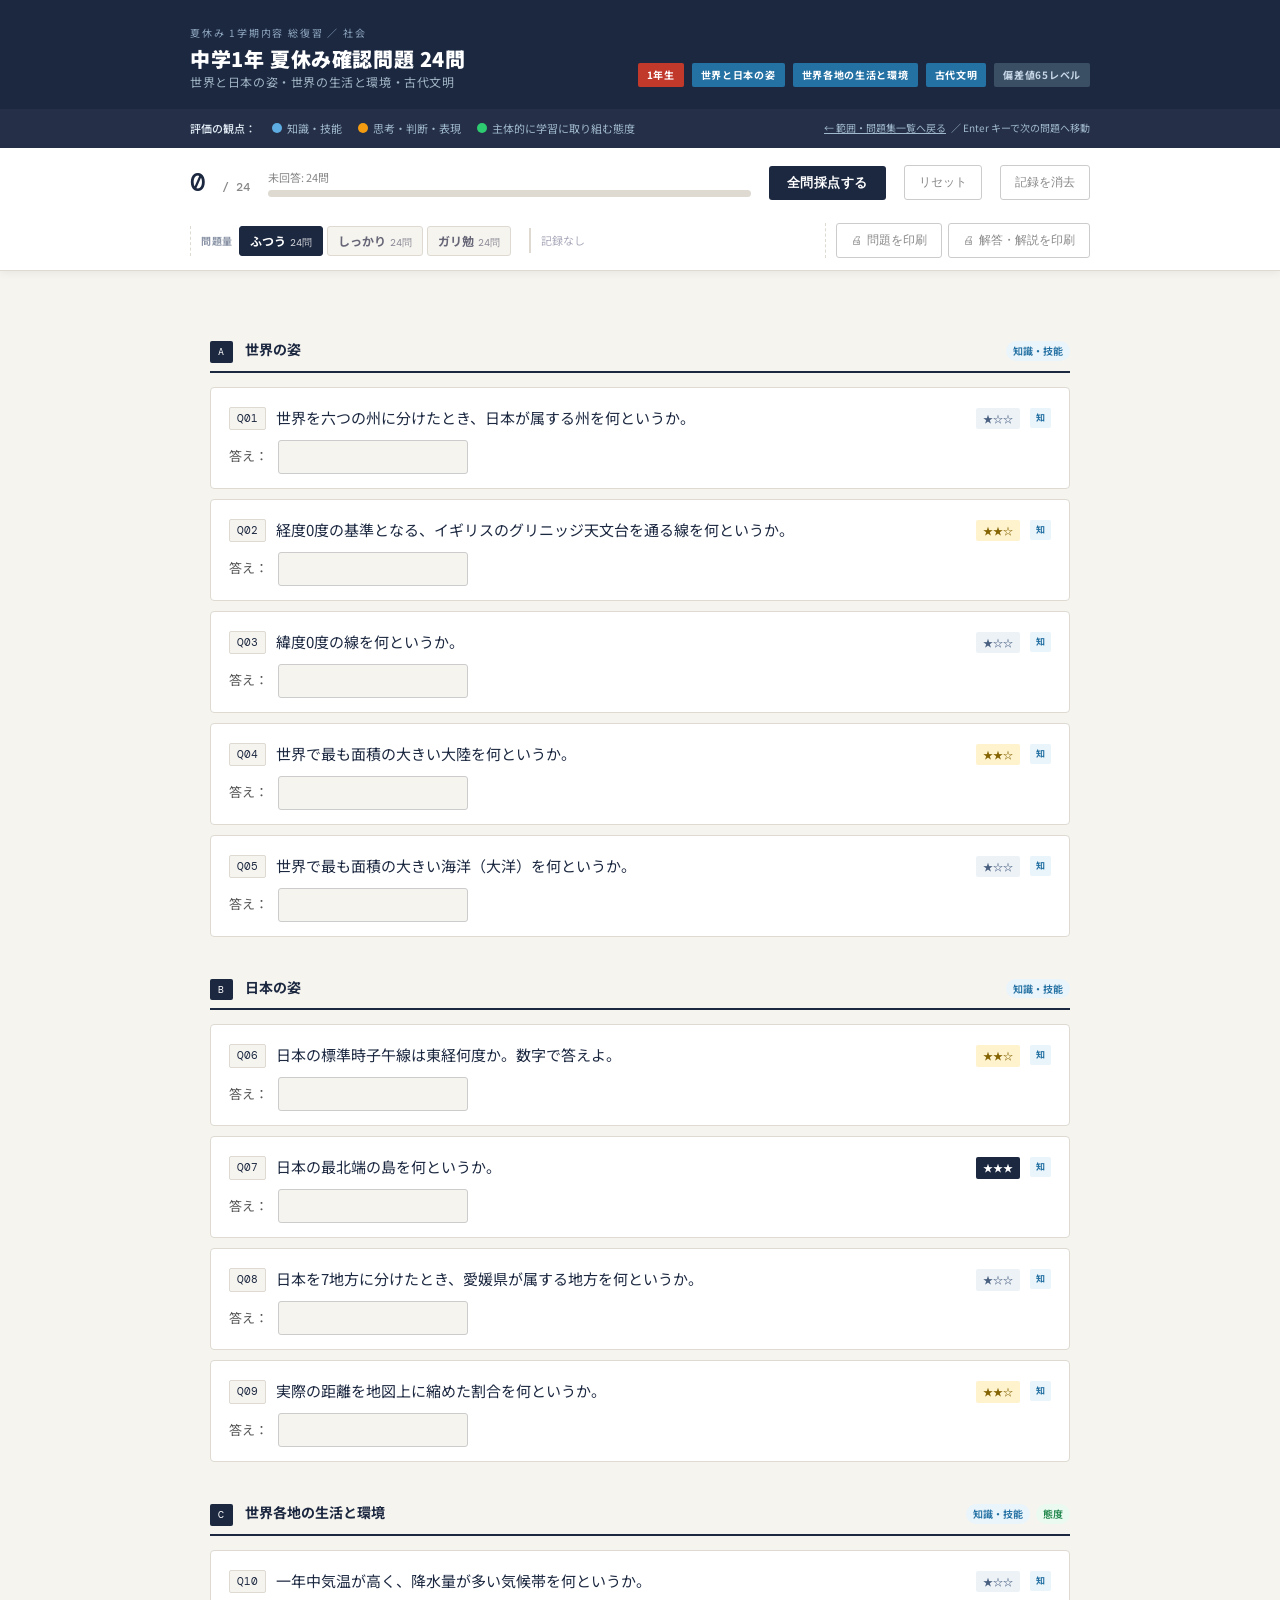
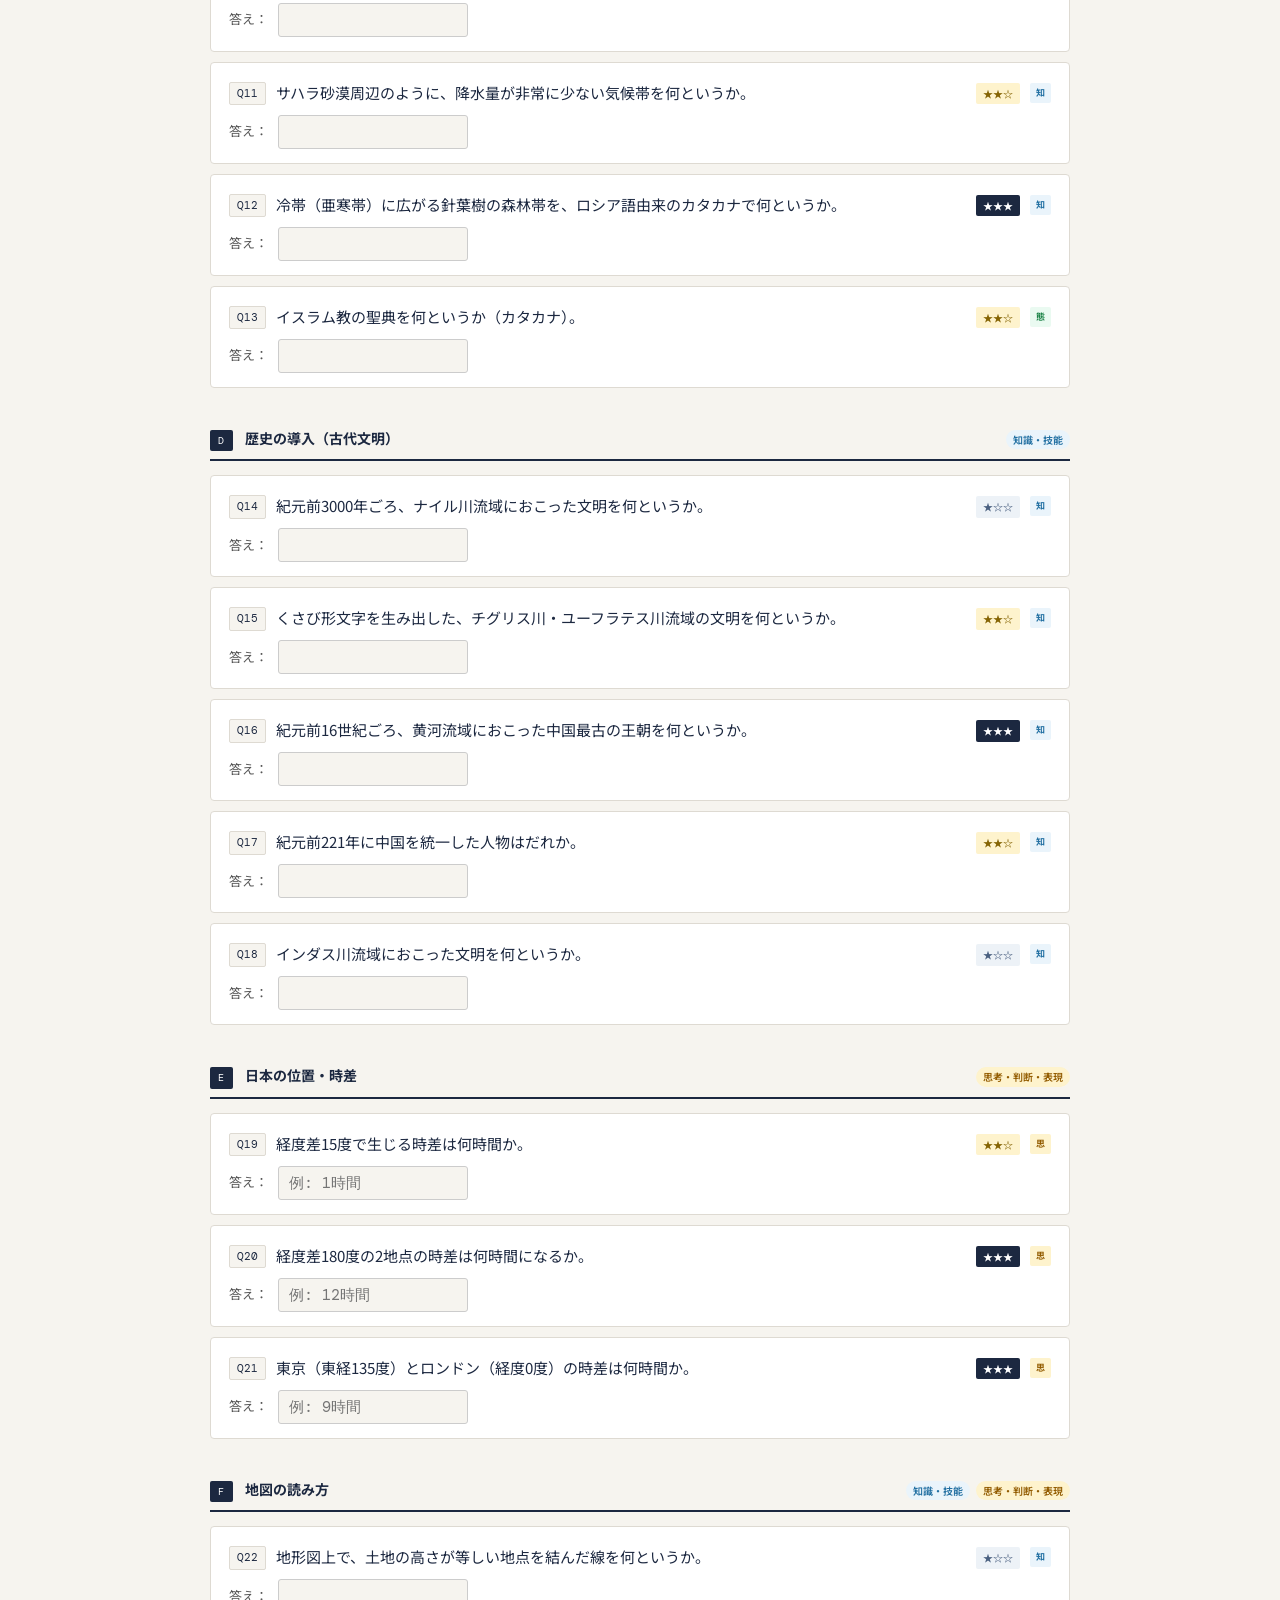
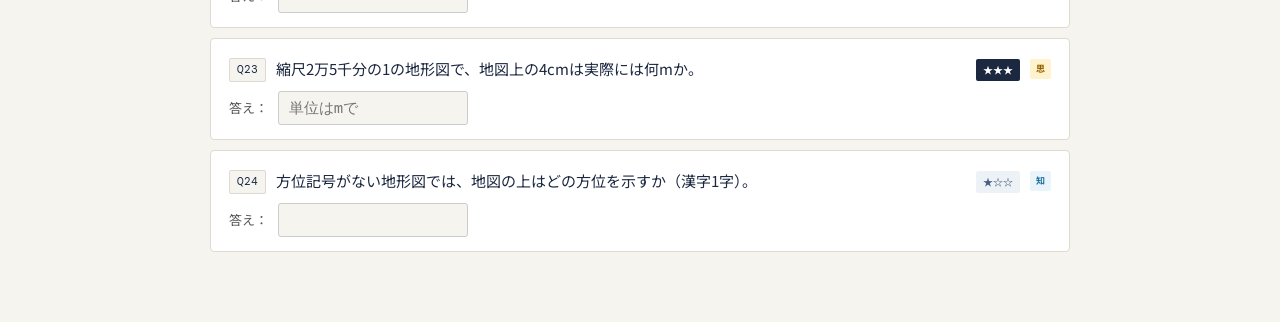
<file: quizzes/g1-summer-review-social.html>
<!DOCTYPE html>
<html lang="ja">
<head>
<meta charset="UTF-8">
<meta name="viewport" content="width=device-width, initial-scale=1.0">
<title>中学1年 夏休み確認問題 社会</title>
<link rel="stylesheet" href="../style.css">
</head>
<body>

<header>
  <div class="header-inner">
    <div class="header-title-block">
      <div class="header-eyebrow">夏休み 1学期内容 総復習 ／ 社会</div>
      <h1>中学1年 夏休み確認問題 24問
        <small>世界と日本の姿・世界の生活と環境・古代文明</small>
      </h1>
    </div>
    <div class="header-tags">
      <span class="tag tag-red">1年生</span>
      <span class="tag tag-blue">世界と日本の姿</span>
      <span class="tag tag-blue">世界各地の生活と環境</span>
      <span class="tag tag-blue">古代文明</span>
      <span class="tag tag-gray">偏差値65レベル</span>
    </div>
  </div>
</header>

<div class="hyoka-bar">
  <div class="hyoka-bar-inner">
    <strong>評価の観点：</strong>
    <span><span class="hyoka-dot chi"></span> 知識・技能</span>
    <span><span class="hyoka-dot shi"></span> 思考・判断・表現</span>
    <span><span class="hyoka-dot tai"></span> 主体的に学習に取り組む態度</span>
    <span style="margin-left:auto;font-size:10px;"><a href="../index.html" style="color:#a0b8cc;">← 範囲・問題集一覧へ戻る</a> ／ Enter キーで次の問題へ移動</span>
  </div>
</div>

<div id="score-bar">
  <div class="score-bar-inner">
    <div class="score-num" id="score-disp">0 <small>/ 24</small></div>
    <div class="progress-wrap">
      <div class="progress-label" id="prog-label">未回答: 24問</div>
      <div class="progress-outer"><div class="progress-inner" id="prog-inner"></div></div>
    </div>
    <button class="btn-primary" onclick="checkAll()">全問採点する</button>
    <button class="btn-secondary" onclick="resetAll()">リセット</button>
    <button class="btn-secondary" onclick="clearRecord()">記録を消去</button>
    <div id="score-record"></div>
    <span class="print-btn-group">
      <button class="btn-secondary" onclick="printQuestions()">問題を印刷</button>
      <button class="btn-secondary" onclick="printAnswers()">解答・解説を印刷</button>
    </span>
  </div>
</div>

<main>

<!-- ===================== SECTION A ===================== -->
<div class="sec-head">
  <span class="sec-label">A</span>
  <span class="sec-title">世界の姿</span>
  <span class="sec-hyoka"><span class="chi-tag">知識・技能</span></span>
</div>

<div class="q-card" id="qc1">
  <div class="q-header">
    <span class="q-num">Q01</span>
    <div class="q-text">世界を六つの州に分けたとき、日本が属する州を何というか。</div>
    <span class="diff-tag diff-B">★☆☆</span>
    <span class="q-hyoka-badge chi-tag">知</span>
  </div>
  <div class="q-input-row"><label>答え：</label><input class="ans-input" id="q1" type="text"></div>
  <div class="q-feedback" id="fb1"></div>
</div>

<div class="q-card" id="qc2">
  <div class="q-header">
    <span class="q-num">Q02</span>
    <div class="q-text">経度0度の基準となる、イギリスのグリニッジ天文台を通る線を何というか。</div>
    <span class="diff-tag diff-A">★★☆</span>
    <span class="q-hyoka-badge chi-tag">知</span>
  </div>
  <div class="q-input-row"><label>答え：</label><input class="ans-input" id="q2" type="text"></div>
  <div class="q-feedback" id="fb2"></div>
</div>

<div class="q-card" id="qc3">
  <div class="q-header">
    <span class="q-num">Q03</span>
    <div class="q-text">緯度0度の線を何というか。</div>
    <span class="diff-tag diff-B">★☆☆</span>
    <span class="q-hyoka-badge chi-tag">知</span>
  </div>
  <div class="q-input-row"><label>答え：</label><input class="ans-input" id="q3" type="text"></div>
  <div class="q-feedback" id="fb3"></div>
</div>

<div class="q-card" id="qc4">
  <div class="q-header">
    <span class="q-num">Q04</span>
    <div class="q-text">世界で最も面積の大きい大陸を何というか。</div>
    <span class="diff-tag diff-A">★★☆</span>
    <span class="q-hyoka-badge chi-tag">知</span>
  </div>
  <div class="q-input-row"><label>答え：</label><input class="ans-input" id="q4" type="text"></div>
  <div class="q-feedback" id="fb4"></div>
</div>

<div class="q-card" id="qc5">
  <div class="q-header">
    <span class="q-num">Q05</span>
    <div class="q-text">世界で最も面積の大きい海洋（大洋）を何というか。</div>
    <span class="diff-tag diff-B">★☆☆</span>
    <span class="q-hyoka-badge chi-tag">知</span>
  </div>
  <div class="q-input-row"><label>答え：</label><input class="ans-input" id="q5" type="text"></div>
  <div class="q-feedback" id="fb5"></div>
</div>

<!-- ===================== SECTION B ===================== -->
<div class="sec-head">
  <span class="sec-label">B</span>
  <span class="sec-title">日本の姿</span>
  <span class="sec-hyoka"><span class="chi-tag">知識・技能</span></span>
</div>

<div class="q-card" id="qc6">
  <div class="q-header">
    <span class="q-num">Q06</span>
    <div class="q-text">日本の標準時子午線は東経何度か。数字で答えよ。</div>
    <span class="diff-tag diff-A">★★☆</span>
    <span class="q-hyoka-badge chi-tag">知</span>
  </div>
  <div class="q-input-row"><label>答え：</label><input class="ans-input" id="q6" type="text"></div>
  <div class="q-feedback" id="fb6"></div>
</div>

<div class="q-card" id="qc7">
  <div class="q-header">
    <span class="q-num">Q07</span>
    <div class="q-text">日本の最北端の島を何というか。</div>
    <span class="diff-tag diff-S">★★★</span>
    <span class="q-hyoka-badge chi-tag">知</span>
  </div>
  <div class="q-input-row"><label>答え：</label><input class="ans-input" id="q7" type="text"></div>
  <div class="q-feedback" id="fb7"></div>
</div>

<div class="q-card" id="qc8">
  <div class="q-header">
    <span class="q-num">Q08</span>
    <div class="q-text">日本を7地方に分けたとき、愛媛県が属する地方を何というか。</div>
    <span class="diff-tag diff-B">★☆☆</span>
    <span class="q-hyoka-badge chi-tag">知</span>
  </div>
  <div class="q-input-row"><label>答え：</label><input class="ans-input" id="q8" type="text"></div>
  <div class="q-feedback" id="fb8"></div>
</div>

<div class="q-card" id="qc9">
  <div class="q-header">
    <span class="q-num">Q09</span>
    <div class="q-text">実際の距離を地図上に縮めた割合を何というか。</div>
    <span class="diff-tag diff-A">★★☆</span>
    <span class="q-hyoka-badge chi-tag">知</span>
  </div>
  <div class="q-input-row"><label>答え：</label><input class="ans-input" id="q9" type="text"></div>
  <div class="q-feedback" id="fb9"></div>
</div>

<!-- ===================== SECTION C ===================== -->
<div class="sec-head">
  <span class="sec-label">C</span>
  <span class="sec-title">世界各地の生活と環境</span>
  <span class="sec-hyoka">
    <span class="chi-tag">知識・技能</span>
    <span class="tai-tag">態度</span>
  </span>
</div>

<div class="q-card" id="qc10">
  <div class="q-header">
    <span class="q-num">Q10</span>
    <div class="q-text">一年中気温が高く、降水量が多い気候帯を何というか。</div>
    <span class="diff-tag diff-B">★☆☆</span>
    <span class="q-hyoka-badge chi-tag">知</span>
  </div>
  <div class="q-input-row"><label>答え：</label><input class="ans-input" id="q10" type="text"></div>
  <div class="q-feedback" id="fb10"></div>
</div>

<div class="q-card" id="qc11">
  <div class="q-header">
    <span class="q-num">Q11</span>
    <div class="q-text">サハラ砂漠周辺のように、降水量が非常に少ない気候帯を何というか。</div>
    <span class="diff-tag diff-A">★★☆</span>
    <span class="q-hyoka-badge chi-tag">知</span>
  </div>
  <div class="q-input-row"><label>答え：</label><input class="ans-input" id="q11" type="text"></div>
  <div class="q-feedback" id="fb11"></div>
</div>

<div class="q-card" id="qc12">
  <div class="q-header">
    <span class="q-num">Q12</span>
    <div class="q-text">冷帯（亜寒帯）に広がる針葉樹の森林帯を、ロシア語由来のカタカナで何というか。</div>
    <span class="diff-tag diff-S">★★★</span>
    <span class="q-hyoka-badge chi-tag">知</span>
  </div>
  <div class="q-input-row"><label>答え：</label><input class="ans-input" id="q12" type="text"></div>
  <div class="q-feedback" id="fb12"></div>
</div>

<div class="q-card" id="qc13">
  <div class="q-header">
    <span class="q-num">Q13</span>
    <div class="q-text">イスラム教の聖典を何というか（カタカナ）。</div>
    <span class="diff-tag diff-A">★★☆</span>
    <span class="q-hyoka-badge tai-tag">態</span>
  </div>
  <div class="q-input-row"><label>答え：</label><input class="ans-input" id="q13" type="text"></div>
  <div class="q-feedback" id="fb13"></div>
</div>

<!-- ===================== SECTION D ===================== -->
<div class="sec-head">
  <span class="sec-label">D</span>
  <span class="sec-title">歴史の導入（古代文明）</span>
  <span class="sec-hyoka"><span class="chi-tag">知識・技能</span></span>
</div>

<div class="q-card" id="qc14">
  <div class="q-header">
    <span class="q-num">Q14</span>
    <div class="q-text">紀元前3000年ごろ、ナイル川流域におこった文明を何というか。</div>
    <span class="diff-tag diff-B">★☆☆</span>
    <span class="q-hyoka-badge chi-tag">知</span>
  </div>
  <div class="q-input-row"><label>答え：</label><input class="ans-input" id="q14" type="text"></div>
  <div class="q-feedback" id="fb14"></div>
</div>

<div class="q-card" id="qc15">
  <div class="q-header">
    <span class="q-num">Q15</span>
    <div class="q-text">くさび形文字を生み出した、チグリス川・ユーフラテス川流域の文明を何というか。</div>
    <span class="diff-tag diff-A">★★☆</span>
    <span class="q-hyoka-badge chi-tag">知</span>
  </div>
  <div class="q-input-row"><label>答え：</label><input class="ans-input" id="q15" type="text"></div>
  <div class="q-feedback" id="fb15"></div>
</div>

<div class="q-card" id="qc16">
  <div class="q-header">
    <span class="q-num">Q16</span>
    <div class="q-text">紀元前16世紀ごろ、黄河流域におこった中国最古の王朝を何というか。</div>
    <span class="diff-tag diff-S">★★★</span>
    <span class="q-hyoka-badge chi-tag">知</span>
  </div>
  <div class="q-input-row"><label>答え：</label><input class="ans-input" id="q16" type="text"></div>
  <div class="q-feedback" id="fb16"></div>
</div>

<div class="q-card" id="qc17">
  <div class="q-header">
    <span class="q-num">Q17</span>
    <div class="q-text">紀元前221年に中国を統一した人物はだれか。</div>
    <span class="diff-tag diff-A">★★☆</span>
    <span class="q-hyoka-badge chi-tag">知</span>
  </div>
  <div class="q-input-row"><label>答え：</label><input class="ans-input" id="q17" type="text"></div>
  <div class="q-feedback" id="fb17"></div>
</div>

<div class="q-card" id="qc18">
  <div class="q-header">
    <span class="q-num">Q18</span>
    <div class="q-text">インダス川流域におこった文明を何というか。</div>
    <span class="diff-tag diff-B">★☆☆</span>
    <span class="q-hyoka-badge chi-tag">知</span>
  </div>
  <div class="q-input-row"><label>答え：</label><input class="ans-input" id="q18" type="text"></div>
  <div class="q-feedback" id="fb18"></div>
</div>

<!-- ===================== SECTION E ===================== -->
<div class="sec-head">
  <span class="sec-label">E</span>
  <span class="sec-title">日本の位置・時差</span>
  <span class="sec-hyoka"><span class="shi-tag">思考・判断・表現</span></span>
</div>

<div class="q-card" id="qc19">
  <div class="q-header">
    <span class="q-num">Q19</span>
    <div class="q-text">経度差15度で生じる時差は何時間か。</div>
    <span class="diff-tag diff-A">★★☆</span>
    <span class="q-hyoka-badge shi-tag">思</span>
  </div>
  <div class="q-input-row"><label>答え：</label><input class="ans-input" id="q19" type="text" placeholder="例: 1時間"></div>
  <div class="q-feedback" id="fb19"></div>
</div>

<div class="q-card" id="qc20">
  <div class="q-header">
    <span class="q-num">Q20</span>
    <div class="q-text">経度差180度の2地点の時差は何時間になるか。</div>
    <span class="diff-tag diff-S">★★★</span>
    <span class="q-hyoka-badge shi-tag">思</span>
  </div>
  <div class="q-input-row"><label>答え：</label><input class="ans-input" id="q20" type="text" placeholder="例: 12時間"></div>
  <div class="q-feedback" id="fb20"></div>
</div>

<div class="q-card" id="qc21">
  <div class="q-header">
    <span class="q-num">Q21</span>
    <div class="q-text">東京（東経135度）とロンドン（経度0度）の時差は何時間か。</div>
    <span class="diff-tag diff-S">★★★</span>
    <span class="q-hyoka-badge shi-tag">思</span>
  </div>
  <div class="q-input-row"><label>答え：</label><input class="ans-input" id="q21" type="text" placeholder="例: 9時間"></div>
  <div class="q-feedback" id="fb21"></div>
</div>

<!-- ===================== SECTION F ===================== -->
<div class="sec-head">
  <span class="sec-label">F</span>
  <span class="sec-title">地図の読み方</span>
  <span class="sec-hyoka">
    <span class="chi-tag">知識・技能</span>
    <span class="shi-tag">思考・判断・表現</span>
  </span>
</div>

<div class="q-card" id="qc22">
  <div class="q-header">
    <span class="q-num">Q22</span>
    <div class="q-text">地形図上で、土地の高さが等しい地点を結んだ線を何というか。</div>
    <span class="diff-tag diff-B">★☆☆</span>
    <span class="q-hyoka-badge chi-tag">知</span>
  </div>
  <div class="q-input-row"><label>答え：</label><input class="ans-input" id="q22" type="text"></div>
  <div class="q-feedback" id="fb22"></div>
</div>

<div class="q-card" id="qc23">
  <div class="q-header">
    <span class="q-num">Q23</span>
    <div class="q-text">縮尺2万5千分の1の地形図で、地図上の4cmは実際には何mか。</div>
    <span class="diff-tag diff-S">★★★</span>
    <span class="q-hyoka-badge shi-tag">思</span>
  </div>
  <div class="q-input-row"><label>答え：</label><input class="ans-input" id="q23" type="text" placeholder="単位はmで"></div>
  <div class="q-feedback" id="fb23"></div>
</div>

<div class="q-card" id="qc24">
  <div class="q-header">
    <span class="q-num">Q24</span>
    <div class="q-text">方位記号がない地形図では、地図の上はどの方位を示すか（漢字1字）。</div>
    <span class="diff-tag diff-B">★☆☆</span>
    <span class="q-hyoka-badge chi-tag">知</span>
  </div>
  <div class="q-input-row"><label>答え：</label><input class="ans-input" id="q24" type="text"></div>
  <div class="q-feedback" id="fb24"></div>
</div>

<div id="result-panel">
  <h2>採点結果</h2>
  <div class="big-score" id="result-score">0<em> / 24</em></div>
  <div class="result-comment" id="result-comment"></div>
  <div class="result-breakdown" id="result-breakdown"></div>
</div>

</main>

<script src="../quiz-engine.js"></script>
<script>
const questions = [
  { num: 1,  hyoka: 'chi', answer: 'アジア州', hint: '六大州のうち、日本が属する州。',
    trivia: '六大州はアジア・アフリカ・ヨーロッパ・北アメリカ・南アメリカ・オセアニア。南極大陸はどの国のものでもないため、州には数えない。',
    check: v => qAccept(v, ['アジア州','アジア']) },
  { num: 2,  hyoka: 'chi', answer: '本初子午線', hint: '経度0度の基準線。',
    trivia: '1884年の国際会議で、グリニッジ天文台を通る線が本初子午線と決まった。「子午」は方位を十二支で表したときの北（子）と南（午）を結ぶ線という意味。',
    check: v => qAccept(v, ['本初子午線']) },
  { num: 3,  hyoka: 'chi', answer: '赤道', hint: '緯度0度の線。',
    trivia: '赤道の全長は約4万km。これはフランスが「北極点から赤道までの距離の1000万分の1」を1mと定めたことに由来している。',
    check: v => qAccept(v, ['赤道']) },
  { num: 4,  hyoka: 'chi', answer: 'ユーラシア大陸', hint: 'アジアとヨーロッパを含む最大の大陸。',
    trivia: 'ユーラシアは「ヨーロッパ（Europe）」と「アジア（Asia）」を合わせた造語。地続きだが、ウラル山脈などを境に2つの州に分けられている。',
    check: v => qAccept(v, ['ユーラシア大陸','ユーラシア']) },
  { num: 5,  hyoka: 'chi', answer: '太平洋', hint: '世界最大の大洋。',
    trivia: '「太平洋」の名は、マゼランの一行が横断したときに海が穏やかだったことから"Mar Pacífico（平穏な海）"と呼んだことに由来する。',
    check: v => qAccept(v, ['太平洋']) },
  { num: 6,  hyoka: 'chi', answer: '135', hint: '兵庫県明石市を通る経線。',
    trivia: '東経135度の経線は兵庫県明石市を通る。日本の国土は東西に長いため、実際の日の出は東の根室と西の与那国島で1時間以上ちがう。',
    check: v => qAccept(v, ['135','135度','東経135度']) },
  { num: 7,  hyoka: 'chi', answer: '択捉島', hint: '北方領土に含まれる島。',
    trivia: '日本の端は、北が択捉島、南が沖ノ鳥島、東が南鳥島、西が与那国島。沖ノ鳥島は水没を防ぐため、大がかりな護岸工事が行われている。',
    check: v => qAccept(v, ['択捉島']) },
  { num: 8,  hyoka: 'chi', answer: '四国地方', hint: '愛媛・香川・徳島・高知の4県。',
    trivia: '四国は日本の主要4島の中で最も小さい。7地方区分では、中国地方と合わせて「中国・四国地方」とまとめられることも多い。',
    check: v => qAccept(v, ['四国地方','四国']) },
  { num: 9,  hyoka: 'chi', answer: '縮尺', hint: '例えば2万5千分の1のように表される。',
    trivia: '国土地理院の地形図は2万5千分の1が基本図。実際に測量して作られる最も詳しい全国図で、登山地図などの土台にもなっている。',
    check: v => qAccept(v, ['縮尺']) },
  { num: 10, hyoka: 'chi', answer: '熱帯', hint: '赤道付近に広がる気候帯。',
    trivia: '熱帯雨林は地球の陸地の約7%しかないが、地球上の生物種の半分以上がそこに生息しているといわれる。',
    check: v => qAccept(v, ['熱帯']) },
  { num: 11, hyoka: 'chi', answer: '乾燥帯', hint: '砂漠気候やステップ気候をふくむ。',
    trivia: 'サハラ砂漠はアフリカ大陸の約3分の1を占め、面積はほぼアメリカ合衆国と同じ。"サハラ"はアラビア語で「砂漠」の意味なので、直訳すると「砂漠砂漠」になる。',
    check: v => qAccept(v, ['乾燥帯']) },
  { num: 12, hyoka: 'chi', answer: 'タイガ', hint: 'シベリアなどに広がる針葉樹林帯。',
    trivia: 'タイガはロシア語で「針葉樹林」を意味する。地球の森林面積の約3分の1を占め、二酸化炭素を大量に吸収する重要な森林でもある。',
    check: v => qAccept(v, ['タイガ']) },
  { num: 13, hyoka: 'tai', answer: 'コーラン', hint: '「クルアーン」ともいう。',
    trivia: 'コーラン（クルアーン）はアラビア語で「読誦されるもの」の意味。イスラム教では翻訳版は原則「解説」と位置づけられ、アラビア語の原典が重んじられる。',
    check: v => qAccept(v, ['コーラン','クルアーン']) },
  { num: 14, hyoka: 'chi', answer: 'エジプト文明', hint: 'ピラミッドや象形文字（ヒエログリフ）で知られる。',
    trivia: 'ナイル川の氾濫の時期を正確に知る必要から天文学と暦が発達し、1年を365日とする太陽暦が生まれた。今の暦のルーツのひとつ。',
    check: v => qAccept(v, ['エジプト文明']) },
  { num: 15, hyoka: 'chi', answer: 'メソポタミア文明', hint: '太陰暦や60進法も生み出された。',
    trivia: 'メソポタミアはギリシャ語で「川の間の土地」の意味。1週間を7日とする制度や、時間・角度を60進法で数える方法もここで生まれた。',
    check: v => qAccept(v, ['メソポタミア文明']) },
  { num: 16, hyoka: 'chi', answer: '殷', hint: '甲骨文字が使われた王朝。',
    trivia: '殷では亀の甲羅や牛の骨に文字を刻んで占いを行った。これが甲骨文字で、現代の漢字にまでまっすぐつながる最古の形とされる。',
    check: v => qAccept(v, ['殷']) },
  { num: 17, hyoka: 'chi', answer: '始皇帝', hint: '万里の長城の整備でも知られる。',
    trivia: '秦の始皇帝は文字・貨幣・度量衡を統一した。彼の墓の近くから発見された兵馬俑は、これまでに約8000体にのぼるとされる。',
    check: v => qAccept(v, ['始皇帝']) },
  { num: 18, hyoka: 'chi', answer: 'インダス文明', hint: 'モヘンジョ・ダロの遺跡で知られる。',
    trivia: 'モヘンジョ・ダロやハラッパーの遺跡には、上下水道や公衆浴場を備えた計画都市があった。ただしインダス文字は今も解読されていない。',
    check: v => qAccept(v, ['インダス文明']) },
  { num: 19, hyoka: 'shi', answer: '1時間', hint: '360度÷24時間＝15度／時間から考える。',
    trivia: '地球は24時間で360度回転するので、360÷24＝15度で1時間。世界の標準時は、この15度ごとの区切りをもとに決められている。',
    check: v => qAccept(v, ['1時間','1']) },
  { num: 20, hyoka: 'shi', answer: '12時間', hint: '180度÷15度＝12時間。',
    trivia: '経度180度付近には日付変更線がある。国や島を分断しないよう、直線ではなくジグザグに引かれているのが特徴。',
    check: v => qAccept(v, ['12時間','12']) },
  { num: 21, hyoka: 'shi', answer: '9時間', hint: '経度差135度÷15度＝9時間。',
    trivia: '日本とイギリスの時差は9時間。ただしイギリスが夏時間（サマータイム）を採用している期間は8時間に縮まる。',
    check: v => qAccept(v, ['9時間','9']) },
  { num: 22, hyoka: 'chi', answer: '等高線', hint: '線の間隔がせまいほど傾斜が急。',
    trivia: '2万5千分の1の地形図では、細い等高線（主曲線）は10mごと、太い等高線（計曲線）は50mごとに引かれている。',
    check: v => qAccept(v, ['等高線']) },
  { num: 23, hyoka: 'shi', answer: '1000m', hint: '4cm×25000＝100000cm＝1000m。',
    trivia: '4cm×25000＝100000cm＝1000m＝1km。縮尺の計算では、cmからmへ直すときに100でわるのを忘れないようにしよう。',
    check: v => qAccept(v, ['1000m','1000','1km']) },
  { num: 24, hyoka: 'chi', answer: '北', hint: '地形図では原則として上が北を示す。',
    trivia: '「地図の上が北」は今では世界共通の慣習だが、中世ヨーロッパの地図には東を上にしたものも多かった。英語のorient（方向づける）は「東」に由来する。',
    check: v => qAccept(v, ['北']) },
];
initQuiz(questions);
</script>

</body>
</html>
</file>
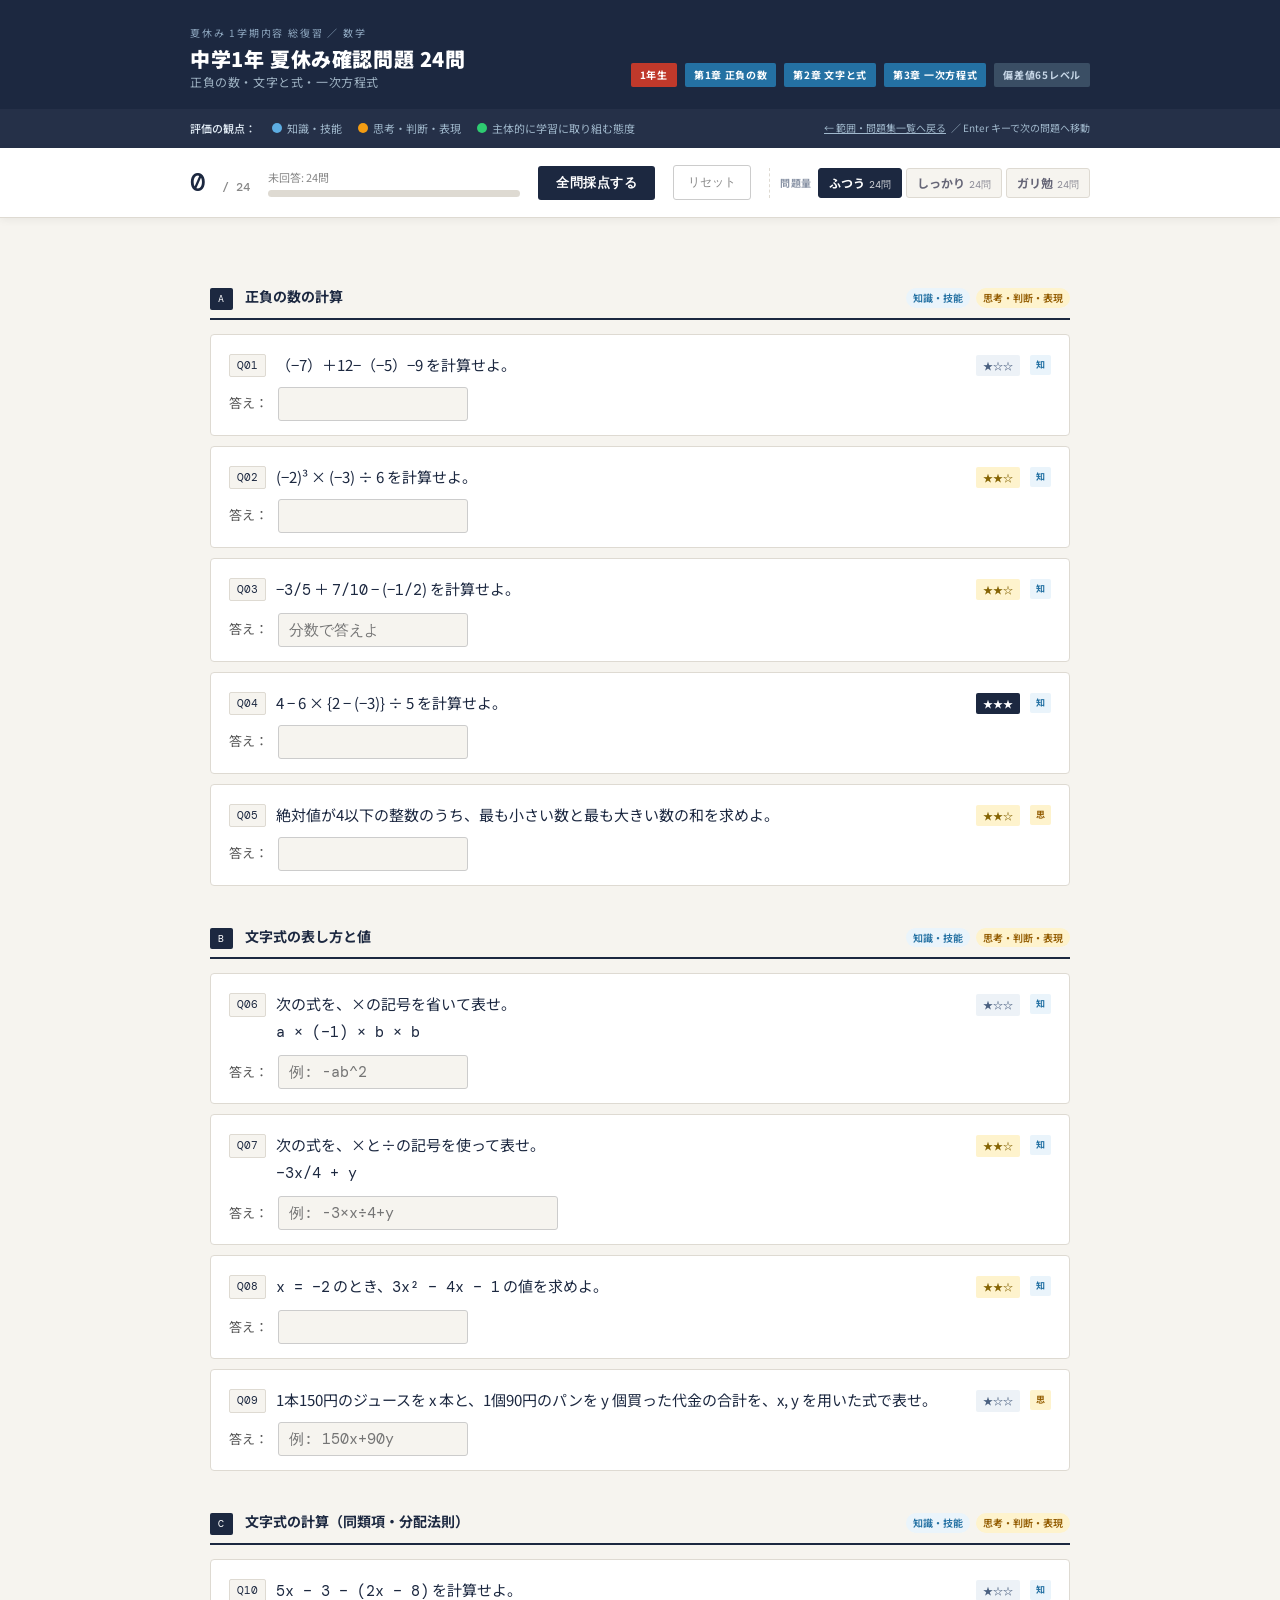
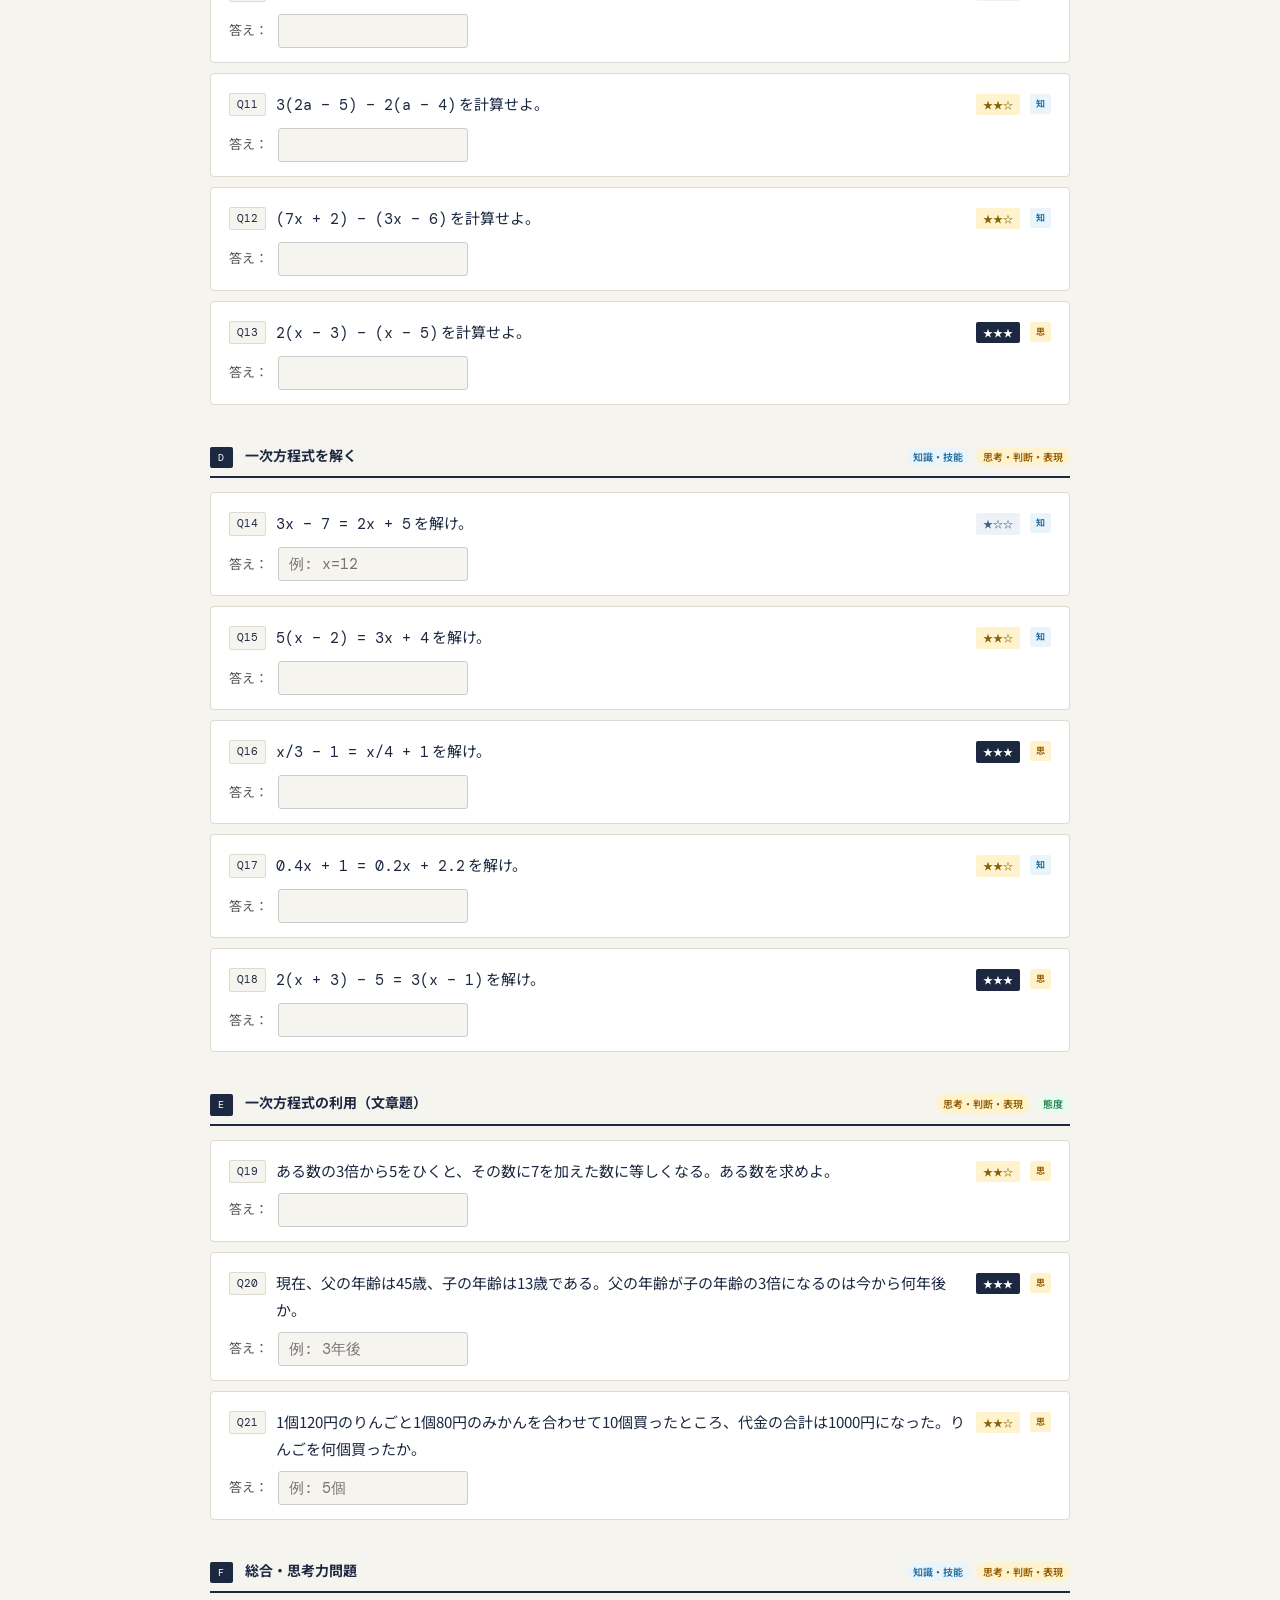
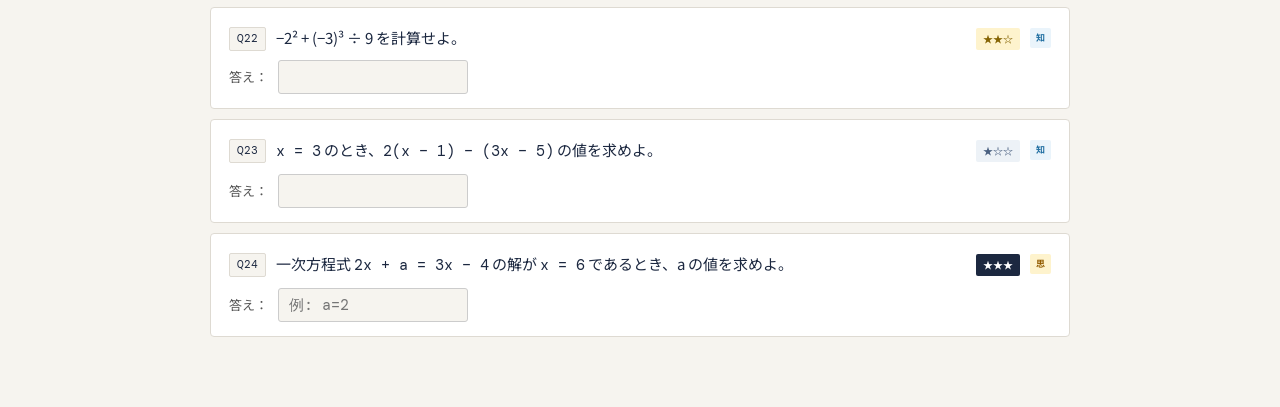
<file: quizzes/g1-summer-review.html>
<!DOCTYPE html>
<html lang="ja">
<head>
<meta charset="UTF-8">
<meta name="viewport" content="width=device-width, initial-scale=1.0">
<title>中学1年 夏休み確認問題 数学</title>
<link rel="stylesheet" href="../style.css">
</head>
<body>

<header>
  <div class="header-inner">
    <div class="header-title-block">
      <div class="header-eyebrow">夏休み 1学期内容 総復習 ／ 数学</div>
      <h1>中学1年 夏休み確認問題 24問
        <small>正負の数・文字と式・一次方程式</small>
      </h1>
    </div>
    <div class="header-tags">
      <span class="tag tag-red">1年生</span>
      <span class="tag tag-blue">第1章 正負の数</span>
      <span class="tag tag-blue">第2章 文字と式</span>
      <span class="tag tag-blue">第3章 一次方程式</span>
      <span class="tag tag-gray">偏差値65レベル</span>
    </div>
  </div>
</header>

<div class="hyoka-bar">
  <div class="hyoka-bar-inner">
    <strong>評価の観点：</strong>
    <span><span class="hyoka-dot chi"></span> 知識・技能</span>
    <span><span class="hyoka-dot shi"></span> 思考・判断・表現</span>
    <span><span class="hyoka-dot tai"></span> 主体的に学習に取り組む態度</span>
    <span style="margin-left:auto;font-size:10px;"><a href="../index.html" style="color:#a0b8cc;">← 範囲・問題集一覧へ戻る</a> ／ Enter キーで次の問題へ移動</span>
  </div>
</div>

<div id="score-bar">
  <div class="score-bar-inner">
    <div class="score-num" id="score-disp">0 <small>/ 24</small></div>
    <div class="progress-wrap">
      <div class="progress-label" id="prog-label">未回答: 24問</div>
      <div class="progress-outer"><div class="progress-inner" id="prog-inner"></div></div>
    </div>
    <button class="btn-primary" onclick="checkAll()">全問採点する</button>
    <button class="btn-secondary" onclick="resetAll()">リセット</button>
  </div>
</div>

<main>

<!-- ===================== SECTION A ===================== -->
<div class="sec-head">
  <span class="sec-label">A</span>
  <span class="sec-title">正負の数の計算</span>
  <span class="sec-hyoka">
    <span class="chi-tag">知識・技能</span>
    <span class="shi-tag">思考・判断・表現</span>
  </span>
</div>

<!-- A1 -->
<div class="q-card" id="qc1">
  <div class="q-header">
    <span class="q-num">Q01</span>
    <div class="q-text">（−7）＋12−（−5）−9 を計算せよ。</div>
    <span class="diff-tag diff-B">★☆☆</span>
    <span class="q-hyoka-badge chi-tag">知</span>
  </div>
  <div class="q-input-row"><label>答え：</label><input class="ans-input" id="q1" type="text"></div>
  <div class="q-feedback" id="fb1"></div>
</div>

<!-- A2 -->
<div class="q-card" id="qc2">
  <div class="q-header">
    <span class="q-num">Q02</span>
    <div class="q-text">(−2)³ × (−3) ÷ 6 を計算せよ。</div>
    <span class="diff-tag diff-A">★★☆</span>
    <span class="q-hyoka-badge chi-tag">知</span>
  </div>
  <div class="q-input-row"><label>答え：</label><input class="ans-input" id="q2" type="text"></div>
  <div class="q-feedback" id="fb2"></div>
</div>

<!-- A3 -->
<div class="q-card" id="qc3">
  <div class="q-header">
    <span class="q-num">Q03</span>
    <div class="q-text">−<span class="math">3/5</span> ＋ <span class="math">7/10</span> − (−<span class="math">1/2</span>) を計算せよ。</div>
    <span class="diff-tag diff-A">★★☆</span>
    <span class="q-hyoka-badge chi-tag">知</span>
  </div>
  <div class="q-input-row"><label>答え：</label><input class="ans-input" id="q3" type="text" placeholder="分数で答えよ"></div>
  <div class="q-feedback" id="fb3"></div>
</div>

<!-- A4 -->
<div class="q-card" id="qc4">
  <div class="q-header">
    <span class="q-num">Q04</span>
    <div class="q-text">4 − 6 × {2 − (−3)} ÷ 5 を計算せよ。</div>
    <span class="diff-tag diff-S">★★★</span>
    <span class="q-hyoka-badge chi-tag">知</span>
  </div>
  <div class="q-input-row"><label>答え：</label><input class="ans-input" id="q4" type="text"></div>
  <div class="q-feedback" id="fb4"></div>
</div>

<!-- A5 -->
<div class="q-card" id="qc5">
  <div class="q-header">
    <span class="q-num">Q05</span>
    <div class="q-text">絶対値が4以下の整数のうち、最も小さい数と最も大きい数の和を求めよ。</div>
    <span class="diff-tag diff-A">★★☆</span>
    <span class="q-hyoka-badge shi-tag">思</span>
  </div>
  <div class="q-input-row"><label>答え：</label><input class="ans-input" id="q5" type="text"></div>
  <div class="q-feedback" id="fb5"></div>
</div>

<!-- ===================== SECTION B ===================== -->
<div class="sec-head">
  <span class="sec-label">B</span>
  <span class="sec-title">文字式の表し方と値</span>
  <span class="sec-hyoka">
    <span class="chi-tag">知識・技能</span>
    <span class="shi-tag">思考・判断・表現</span>
  </span>
</div>

<!-- B1 -->
<div class="q-card" id="qc6">
  <div class="q-header">
    <span class="q-num">Q06</span>
    <div class="q-text">次の式を、×の記号を省いて表せ。<br><span class="math">a × (−1) × b × b</span></div>
    <span class="diff-tag diff-B">★☆☆</span>
    <span class="q-hyoka-badge chi-tag">知</span>
  </div>
  <div class="q-input-row"><label>答え：</label><input class="ans-input" id="q6" type="text" placeholder="例: -ab^2"></div>
  <div class="q-feedback" id="fb6"></div>
</div>

<!-- B2 -->
<div class="q-card" id="qc7">
  <div class="q-header">
    <span class="q-num">Q07</span>
    <div class="q-text">次の式を、×と÷の記号を使って表せ。<br><span class="math">−3x/4 + y</span></div>
    <span class="diff-tag diff-A">★★☆</span>
    <span class="q-hyoka-badge chi-tag">知</span>
  </div>
  <div class="q-input-row"><label>答え：</label><input class="ans-input wide" id="q7" type="text" placeholder="例: -3×x÷4+y"></div>
  <div class="q-feedback" id="fb7"></div>
</div>

<!-- B3 -->
<div class="q-card" id="qc8">
  <div class="q-header">
    <span class="q-num">Q08</span>
    <div class="q-text"><span class="math">x = −2</span> のとき、<span class="math">3x² − 4x − 1</span> の値を求めよ。</div>
    <span class="diff-tag diff-A">★★☆</span>
    <span class="q-hyoka-badge chi-tag">知</span>
  </div>
  <div class="q-input-row"><label>答え：</label><input class="ans-input" id="q8" type="text"></div>
  <div class="q-feedback" id="fb8"></div>
</div>

<!-- B4 -->
<div class="q-card" id="qc9">
  <div class="q-header">
    <span class="q-num">Q09</span>
    <div class="q-text">1本150円のジュースを x 本と、1個90円のパンを y 個買った代金の合計を、x, y を用いた式で表せ。</div>
    <span class="diff-tag diff-B">★☆☆</span>
    <span class="q-hyoka-badge shi-tag">思</span>
  </div>
  <div class="q-input-row"><label>答え：</label><input class="ans-input" id="q9" type="text" placeholder="例: 150x+90y"></div>
  <div class="q-feedback" id="fb9"></div>
</div>

<!-- ===================== SECTION C ===================== -->
<div class="sec-head">
  <span class="sec-label">C</span>
  <span class="sec-title">文字式の計算（同類項・分配法則）</span>
  <span class="sec-hyoka">
    <span class="chi-tag">知識・技能</span>
    <span class="shi-tag">思考・判断・表現</span>
  </span>
</div>

<!-- C1 -->
<div class="q-card" id="qc10">
  <div class="q-header">
    <span class="q-num">Q10</span>
    <div class="q-text"><span class="math">5x − 3 − (2x − 8)</span> を計算せよ。</div>
    <span class="diff-tag diff-B">★☆☆</span>
    <span class="q-hyoka-badge chi-tag">知</span>
  </div>
  <div class="q-input-row"><label>答え：</label><input class="ans-input" id="q10" type="text"></div>
  <div class="q-feedback" id="fb10"></div>
</div>

<!-- C2 -->
<div class="q-card" id="qc11">
  <div class="q-header">
    <span class="q-num">Q11</span>
    <div class="q-text"><span class="math">3(2a − 5) − 2(a − 4)</span> を計算せよ。</div>
    <span class="diff-tag diff-A">★★☆</span>
    <span class="q-hyoka-badge chi-tag">知</span>
  </div>
  <div class="q-input-row"><label>答え：</label><input class="ans-input" id="q11" type="text"></div>
  <div class="q-feedback" id="fb11"></div>
</div>

<!-- C3 -->
<div class="q-card" id="qc12">
  <div class="q-header">
    <span class="q-num">Q12</span>
    <div class="q-text"><span class="math">(7x + 2) − (3x − 6)</span> を計算せよ。</div>
    <span class="diff-tag diff-A">★★☆</span>
    <span class="q-hyoka-badge chi-tag">知</span>
  </div>
  <div class="q-input-row"><label>答え：</label><input class="ans-input" id="q12" type="text"></div>
  <div class="q-feedback" id="fb12"></div>
</div>

<!-- C4 -->
<div class="q-card" id="qc13">
  <div class="q-header">
    <span class="q-num">Q13</span>
    <div class="q-text"><span class="math">2(x − 3) − (x − 5)</span> を計算せよ。</div>
    <span class="diff-tag diff-S">★★★</span>
    <span class="q-hyoka-badge shi-tag">思</span>
  </div>
  <div class="q-input-row"><label>答え：</label><input class="ans-input" id="q13" type="text"></div>
  <div class="q-feedback" id="fb13"></div>
</div>

<!-- ===================== SECTION D ===================== -->
<div class="sec-head">
  <span class="sec-label">D</span>
  <span class="sec-title">一次方程式を解く</span>
  <span class="sec-hyoka">
    <span class="chi-tag">知識・技能</span>
    <span class="shi-tag">思考・判断・表現</span>
  </span>
</div>

<!-- D1 -->
<div class="q-card" id="qc14">
  <div class="q-header">
    <span class="q-num">Q14</span>
    <div class="q-text"><span class="math">3x − 7 = 2x + 5</span> を解け。</div>
    <span class="diff-tag diff-B">★☆☆</span>
    <span class="q-hyoka-badge chi-tag">知</span>
  </div>
  <div class="q-input-row"><label>答え：</label><input class="ans-input" id="q14" type="text" placeholder="例: x=12"></div>
  <div class="q-feedback" id="fb14"></div>
</div>

<!-- D2 -->
<div class="q-card" id="qc15">
  <div class="q-header">
    <span class="q-num">Q15</span>
    <div class="q-text"><span class="math">5(x − 2) = 3x + 4</span> を解け。</div>
    <span class="diff-tag diff-A">★★☆</span>
    <span class="q-hyoka-badge chi-tag">知</span>
  </div>
  <div class="q-input-row"><label>答え：</label><input class="ans-input" id="q15" type="text"></div>
  <div class="q-feedback" id="fb15"></div>
</div>

<!-- D3 -->
<div class="q-card" id="qc16">
  <div class="q-header">
    <span class="q-num">Q16</span>
    <div class="q-text"><span class="math">x/3 − 1 = x/4 + 1</span> を解け。</div>
    <span class="diff-tag diff-S">★★★</span>
    <span class="q-hyoka-badge shi-tag">思</span>
  </div>
  <div class="q-input-row"><label>答え：</label><input class="ans-input" id="q16" type="text"></div>
  <div class="q-feedback" id="fb16"></div>
</div>

<!-- D4 -->
<div class="q-card" id="qc17">
  <div class="q-header">
    <span class="q-num">Q17</span>
    <div class="q-text"><span class="math">0.4x + 1 = 0.2x + 2.2</span> を解け。</div>
    <span class="diff-tag diff-A">★★☆</span>
    <span class="q-hyoka-badge chi-tag">知</span>
  </div>
  <div class="q-input-row"><label>答え：</label><input class="ans-input" id="q17" type="text"></div>
  <div class="q-feedback" id="fb17"></div>
</div>

<!-- D5 -->
<div class="q-card" id="qc18">
  <div class="q-header">
    <span class="q-num">Q18</span>
    <div class="q-text"><span class="math">2(x + 3) − 5 = 3(x − 1)</span> を解け。</div>
    <span class="diff-tag diff-S">★★★</span>
    <span class="q-hyoka-badge shi-tag">思</span>
  </div>
  <div class="q-input-row"><label>答え：</label><input class="ans-input" id="q18" type="text"></div>
  <div class="q-feedback" id="fb18"></div>
</div>

<!-- ===================== SECTION E ===================== -->
<div class="sec-head">
  <span class="sec-label">E</span>
  <span class="sec-title">一次方程式の利用（文章題）</span>
  <span class="sec-hyoka">
    <span class="shi-tag">思考・判断・表現</span>
    <span class="tai-tag">態度</span>
  </span>
</div>

<!-- E1 -->
<div class="q-card" id="qc19">
  <div class="q-header">
    <span class="q-num">Q19</span>
    <div class="q-text">ある数の3倍から5をひくと、その数に7を加えた数に等しくなる。ある数を求めよ。</div>
    <span class="diff-tag diff-A">★★☆</span>
    <span class="q-hyoka-badge shi-tag">思</span>
  </div>
  <div class="q-input-row"><label>答え：</label><input class="ans-input" id="q19" type="text"></div>
  <div class="q-feedback" id="fb19"></div>
</div>

<!-- E2 -->
<div class="q-card" id="qc20">
  <div class="q-header">
    <span class="q-num">Q20</span>
    <div class="q-text">現在、父の年齢は45歳、子の年齢は13歳である。父の年齢が子の年齢の3倍になるのは今から何年後か。</div>
    <span class="diff-tag diff-S">★★★</span>
    <span class="q-hyoka-badge shi-tag">思</span>
  </div>
  <div class="q-input-row"><label>答え：</label><input class="ans-input" id="q20" type="text" placeholder="例: 3年後"></div>
  <div class="q-feedback" id="fb20"></div>
</div>

<!-- E3 -->
<div class="q-card" id="qc21">
  <div class="q-header">
    <span class="q-num">Q21</span>
    <div class="q-text">1個120円のりんごと1個80円のみかんを合わせて10個買ったところ、代金の合計は1000円になった。りんごを何個買ったか。</div>
    <span class="diff-tag diff-A">★★☆</span>
    <span class="q-hyoka-badge shi-tag">思</span>
  </div>
  <div class="q-input-row"><label>答え：</label><input class="ans-input" id="q21" type="text" placeholder="例: 5個"></div>
  <div class="q-feedback" id="fb21"></div>
</div>

<!-- ===================== SECTION F ===================== -->
<div class="sec-head">
  <span class="sec-label">F</span>
  <span class="sec-title">総合・思考力問題</span>
  <span class="sec-hyoka">
    <span class="chi-tag">知識・技能</span>
    <span class="shi-tag">思考・判断・表現</span>
  </span>
</div>

<!-- F1 -->
<div class="q-card" id="qc22">
  <div class="q-header">
    <span class="q-num">Q22</span>
    <div class="q-text">−2² + (−3)³ ÷ 9 を計算せよ。</div>
    <span class="diff-tag diff-A">★★☆</span>
    <span class="q-hyoka-badge chi-tag">知</span>
  </div>
  <div class="q-input-row"><label>答え：</label><input class="ans-input" id="q22" type="text"></div>
  <div class="q-feedback" id="fb22"></div>
</div>

<!-- F2 -->
<div class="q-card" id="qc23">
  <div class="q-header">
    <span class="q-num">Q23</span>
    <div class="q-text"><span class="math">x = 3</span> のとき、<span class="math">2(x − 1) − (3x − 5)</span> の値を求めよ。</div>
    <span class="diff-tag diff-B">★☆☆</span>
    <span class="q-hyoka-badge chi-tag">知</span>
  </div>
  <div class="q-input-row"><label>答え：</label><input class="ans-input" id="q23" type="text"></div>
  <div class="q-feedback" id="fb23"></div>
</div>

<!-- F3 -->
<div class="q-card" id="qc24">
  <div class="q-header">
    <span class="q-num">Q24</span>
    <div class="q-text">一次方程式 <span class="math">2x + a = 3x − 4</span> の解が <span class="math">x = 6</span> であるとき、a の値を求めよ。</div>
    <span class="diff-tag diff-S">★★★</span>
    <span class="q-hyoka-badge shi-tag">思</span>
  </div>
  <div class="q-input-row"><label>答え：</label><input class="ans-input" id="q24" type="text" placeholder="例: a=2"></div>
  <div class="q-feedback" id="fb24"></div>
</div>

<div id="result-panel">
  <h2>採点結果</h2>
  <div class="big-score" id="result-score">0<em> / 24</em></div>
  <div class="result-comment" id="result-comment"></div>
  <div class="result-breakdown" id="result-breakdown"></div>
</div>

</main>

<script src="../quiz-engine.js"></script>
<script>
const questions = [
  { num: 1,  hyoka: 'chi', answer: '1',    hint: '−7+12+5−9 の順に計算する。',
    check: v => qAccept(v, ['1']) },
  { num: 2,  hyoka: 'chi', answer: '4',    hint: '(−2)³＝−8。−8×(−3)＝24、24÷6＝4',
    check: v => qAccept(v, ['4']) },
  { num: 3,  hyoka: 'chi', answer: '3/5',  hint: '分母を10にそろえて通分する。',
    check: v => qAccept(v, ['3/5','6/10']) },
  { num: 4,  hyoka: 'chi', answer: '-2',   hint: '{ }の中を先に計算：2−(−3)＝5',
    check: v => qAccept(v, ['-2']) },
  { num: 5,  hyoka: 'shi', answer: '0',    hint: '絶対値が4以下の整数の範囲は−4〜4。最小−4と最大4の和。',
    check: v => qAccept(v, ['0']) },
  { num: 6,  hyoka: 'chi', answer: '-ab²', hint: '数は文字の前に、同じ文字の積は累乗で表す。',
    check: v => qAccept(v, ['-ab^2','-ab²']) },
  { num: 7,  hyoka: 'chi', answer: '-3×x÷4+y', hint: '分数の形は「÷」に書き戻す。',
    check: v => qAccept(v, ['-3×x÷4+y','-3*x/4+y']) },
  { num: 8,  hyoka: 'chi', answer: '19',   hint: 'x=−2を代入：3×4−4×(−2)−1',
    check: v => qAccept(v, ['19']) },
  { num: 9,  hyoka: 'shi', answer: '150x+90y（円）', hint: 'ジュース代＋パン代の合計を式にする。',
    check: v => qAccept(v, ['150x+90y','150x+90y円','150x+90y(円)']) },
  { num: 10, hyoka: 'chi', answer: '3x+5', hint: 'かっこを外すとき、符号がすべて変わることに注意。',
    check: v => qAccept(v, ['3x+5']) },
  { num: 11, hyoka: 'chi', answer: '4a-7', hint: '分配法則でかっこを外してから同類項をまとめる。',
    check: v => qAccept(v, ['4a-7']) },
  { num: 12, hyoka: 'chi', answer: '4x+8', hint: 'かっこを外すとき、符号の変化に注意する。',
    check: v => qAccept(v, ['4x+8']) },
  { num: 13, hyoka: 'shi', answer: 'x-1',  hint: '2(x−3)＝2x−6、−(x−5)＝−x+5 に分けて考える。',
    check: v => qAccept(v, ['x-1']) },
  { num: 14, hyoka: 'chi', answer: 'x=12', hint: '文字の項を左に、数の項を右に移項する。',
    check: v => qAccept(v, ['x=12','12']) },
  { num: 15, hyoka: 'chi', answer: 'x=7',  hint: 'まずかっこを外してから移項する。',
    check: v => qAccept(v, ['x=7','7']) },
  { num: 16, hyoka: 'shi', answer: 'x=24', hint: '両辺に12をかけて分母をはらう。',
    check: v => qAccept(v, ['x=24','24']) },
  { num: 17, hyoka: 'chi', answer: 'x=6',  hint: '両辺に10をかけて小数をなくす。',
    check: v => qAccept(v, ['x=6','6']) },
  { num: 18, hyoka: 'shi', answer: 'x=4',  hint: '両辺のかっこを外してから移項する。',
    check: v => qAccept(v, ['x=4','4']) },
  { num: 19, hyoka: 'shi', answer: '6',    hint: 'ある数をxとして「3x−5＝x+7」という方程式をつくる。',
    check: v => qAccept(v, ['6','x=6']) },
  { num: 20, hyoka: 'shi', answer: '3年後', hint: 'x年後として「45+x＝3(13+x)」という方程式をつくる。',
    check: v => qAccept(v, ['3年後','3']) },
  { num: 21, hyoka: 'shi', answer: '5個',  hint: 'りんごをx個として「120x+80(10−x)＝1000」という方程式をつくる。',
    check: v => qAccept(v, ['5個','5']) },
  { num: 22, hyoka: 'chi', answer: '-7',   hint: '−2²＝−4（かっこがないので2乗するのは2だけ）。(−3)³＝−27',
    check: v => qAccept(v, ['-7']) },
  { num: 23, hyoka: 'chi', answer: '0',    hint: 'x=3を代入する前に、式を整理すると −x+3 になる。',
    check: v => qAccept(v, ['0']) },
  { num: 24, hyoka: 'shi', answer: 'a=2',  hint: 'x=6を方程式に代入して、aについての式を解く。',
    check: v => qAccept(v, ['a=2','2']) },
];
initQuiz(questions);
</script>

</body>
</html>
</file>
<file: style.css>
@import url('https://fonts.googleapis.com/css2?family=Noto+Sans+JP:wght@400;500;700;900&family=DM+Mono:wght@400;500&display=swap');

:root {
  --ink: #1c2840;
  --paper: #f6f4ef;
  --accent: #c0392b;
  --blue: #2471a3;
  --grid: #dedad2;
  --correct: #1e8449;
  --wrong: #c0392b;
  --white: #ffffff;
}

* { box-sizing: border-box; margin: 0; padding: 0; }

body {
  background: var(--paper);
  color: var(--ink);
  font-family: 'Noto Sans JP', sans-serif;
  font-size: 15px;
  line-height: 1.75;
}

a { color: inherit; }

/* ヘッダー */
header {
  background: var(--ink);
  color: #fff;
  padding: 24px 28px 20px;
}
.header-inner { max-width: 900px; margin: 0 auto; display: flex; align-items: flex-end; gap: 18px; flex-wrap: wrap; }
.header-title-block { flex: 1 1 260px; }
.header-eyebrow {
  font-size: 10px;
  letter-spacing: .18em;
  color: #8fa8c0;
  text-transform: uppercase;
  margin-bottom: 4px;
}
header h1 {
  font-size: 20px;
  font-weight: 900;
  letter-spacing: .03em;
  line-height: 1.25;
}
header h1 small {
  display: block;
  font-size: 12px;
  font-weight: 400;
  color: #a0b4c4;
  margin-top: 3px;
}
.header-tags { display: flex; gap: 8px; flex-wrap: wrap; align-items: center; padding-bottom: 2px; }
.tag {
  font-size: 10px;
  font-weight: 700;
  letter-spacing: .07em;
  padding: 3px 9px;
  border-radius: 2px;
}
.tag-red   { background: var(--accent); color: #fff; }
.tag-blue  { background: var(--blue);   color: #fff; }
.tag-gray  { background: #3a4e64;       color: #c8d8e8; }

/* 評価観点バナー */
.hyoka-bar {
  background: #253048;
  padding: 10px 28px;
  font-size: 11px;
  color: #a0b8cc;
}
.hyoka-bar-inner { max-width: 900px; margin: 0 auto; display: flex; gap: 16px; flex-wrap: wrap; align-items: center; }
.hyoka-bar span { display: inline-flex; align-items: center; gap: 5px; }
.hyoka-dot { width: 10px; height: 10px; border-radius: 50%; display: inline-block; }
.hyoka-dot.chi { background: #5dade2; }
.hyoka-dot.shi { background: #f39c12; }
.hyoka-dot.tai { background: #2ecc71; }
.hyoka-bar strong { color: #e0eaf4; font-weight: 500; }

/* スコアバー */
#score-bar {
  background: var(--white);
  border-bottom: 1px solid var(--grid);
  padding: 12px 28px;
  position: sticky;
  top: 0;
  z-index: 100;
  box-shadow: 0 2px 8px rgba(0,0,0,.06);
}
.score-bar-inner { max-width: 900px; margin: 0 auto; display: flex; align-items: center; gap: 18px; flex-wrap: wrap; }
.score-num { font-family: 'DM Mono', monospace; font-size: 26px; font-weight: 500; white-space: nowrap; }
.score-num small { font-size: 12px; color: #888; }
.progress-wrap { flex: 1 1 160px; }
.progress-label { font-size: 11px; color: #888; margin-bottom: 3px; }
.progress-outer { height: 7px; background: var(--grid); border-radius: 4px; overflow: hidden; }
.progress-inner { height: 100%; background: var(--blue); border-radius: 4px; transition: width .4s; width: 0%; }
.btn-primary {
  padding: 8px 18px;
  background: var(--ink);
  color: #fff;
  border: none;
  border-radius: 3px;
  font-size: 13px;
  font-weight: 700;
  cursor: pointer;
  letter-spacing: .04em;
  white-space: nowrap;
  transition: background .2s;
}
.btn-primary:hover { background: #2c3e55; }
.btn-secondary {
  padding: 8px 14px;
  background: transparent;
  color: #888;
  border: 1px solid #ccc;
  border-radius: 3px;
  font-size: 12px;
  cursor: pointer;
  transition: all .2s;
  white-space: nowrap;
}
.btn-secondary:hover { border-color: #888; color: #444; }

/* スコアバー内の保存済み成績 */
#score-record {
  display: flex;
  gap: 12px;
  flex-wrap: wrap;
  align-items: center;
  font-size: 11px;
  color: #667;
  font-family: 'DM Mono', monospace;
  padding: 3px 10px;
  border-left: 2px solid var(--grid);
  white-space: nowrap;
}
#score-record b {
  font-family: 'Noto Sans JP', sans-serif;
  font-size: 10px;
  font-weight: 700;
  color: #8a94a6;
  margin-right: 3px;
}
.score-record-at { color: #99a; }
.score-record-none { color: #aab; font-family: 'Noto Sans JP', sans-serif; }

/* 問題量（ふつう／しっかり／ガリ勉）の切りかえ */
.vol-group {
  display: inline-flex;
  align-items: center;
  gap: 4px;
  flex-wrap: wrap;
  padding-left: 10px;
  border-left: 1px dashed var(--grid);
}
.vol-label {
  font-size: 10px;
  font-weight: 700;
  letter-spacing: .06em;
  color: #8a94a6;
  margin-right: 2px;
}
.vol-btn {
  display: inline-flex;
  align-items: baseline;
  gap: 4px;
  padding: 5px 10px;
  background: var(--paper);
  color: #667;
  border: 1px solid var(--grid);
  border-radius: 3px;
  font-family: inherit;
  font-size: 12px;
  font-weight: 700;
  cursor: pointer;
  white-space: nowrap;
  transition: background .15s, color .15s, border-color .15s;
}
.vol-btn em {
  font-style: normal;
  font-family: 'DM Mono', monospace;
  font-size: 10px;
  font-weight: 400;
  opacity: .75;
}
.vol-btn:hover { border-color: var(--blue); color: var(--blue); }
.vol-btn.active {
  background: var(--ink);
  border-color: var(--ink);
  color: #fff;
}
.vol-btn.active em { opacity: .8; }

/* 選ばれた問題量に入っていない問題・セクションは画面から隠す */
.q-card.vol-off,
.sec-head.vol-off { display: none !important; }

.score-record-vol,
.set-record-vol {
  font-family: 'Noto Sans JP', sans-serif;
  font-size: 10px;
  font-weight: 700;
  background: #eef2f7;
  color: #4a6080;
  border-radius: 2px;
  padding: 1px 6px;
}

/* 印刷ボタン */
.print-btn-group {
  display: inline-flex;
  gap: 6px;
  flex-wrap: wrap;
  margin-left: auto;
  padding-left: 10px;
  border-left: 1px dashed var(--grid);
}
.print-btn-group .btn-secondary::before {
  content: '🖨';
  margin-right: 5px;
  font-size: 11px;
}

/* メインコンテンツ */
main { max-width: 900px; margin: 0 auto; padding: 28px 20px 60px; }

/* セクションヘッダー */
.sec-head {
  margin: 38px 0 14px;
  padding-bottom: 8px;
  border-bottom: 2.5px solid var(--ink);
  display: flex;
  align-items: baseline;
  gap: 12px;
  flex-wrap: wrap;
}
.sec-label {
  font-family: 'DM Mono', monospace;
  font-size: 10px;
  background: var(--ink);
  color: #fff;
  padding: 2px 8px;
  border-radius: 2px;
  letter-spacing: .12em;
}
.sec-title { font-size: 14px; font-weight: 700; }
.sec-hyoka {
  font-size: 10px;
  color: #666;
  margin-left: auto;
}
.sec-hyoka span {
  display: inline-block;
  padding: 1px 7px;
  border-radius: 10px;
  margin-left: 4px;
  font-weight: 600;
}
.chi-tag { background: #eaf4fb; color: #2471a3; }
.shi-tag { background: #fef3cd; color: #935c00; }
.tai-tag { background: #eafaf1; color: #1e8449; }

/* 問題カード */
.q-card {
  background: var(--white);
  border: 1px solid var(--grid);
  border-radius: 4px;
  padding: 16px 18px 14px;
  margin-bottom: 10px;
  transition: box-shadow .2s, border-left .1s;
}
.q-card:hover { box-shadow: 0 2px 10px rgba(0,0,0,.06); }
.q-card.correct { border-left: 4px solid var(--correct); }
.q-card.wrong   { border-left: 4px solid var(--wrong); }

.q-header { display: flex; align-items: flex-start; gap: 10px; margin-bottom: 9px; }
.q-num {
  font-family: 'DM Mono', monospace;
  font-size: 11px;
  background: var(--paper);
  border: 1px solid var(--grid);
  padding: 1px 7px;
  border-radius: 2px;
  white-space: nowrap;
  margin-top: 3px;
  flex-shrink: 0;
}
.q-text { font-size: 15px; line-height: 1.8; flex: 1; }
.math { font-family: 'DM Mono', monospace; }

/* 問題に添える図（インラインSVG） */
.q-figure {
  margin: 4px 0 10px;
  padding: 10px 8px;
  background: #fcfbf7;
  border: 1px solid var(--grid);
  border-radius: 3px;
  text-align: center;
  overflow-x: auto;
}
.q-figure svg {
  max-width: 100%;
  height: auto;
  color: var(--ink);
}
/* 図の線と文字は白黒印刷でも読めるよう、色に頼らず太さで描き分ける */
.fig-line   { fill: none; stroke: currentColor; stroke-width: 1.4; }
.fig-thin   { fill: none; stroke: currentColor; stroke-width: .9; }
.fig-lead   { fill: none; stroke: currentColor; stroke-width: .8; stroke-dasharray: 3 2; }
.fig-fill   { fill: #e8eef5; stroke: currentColor; stroke-width: 1.2; }
.fig-fill2  { fill: #f3ede0; stroke: currentColor; stroke-width: 1.2; }
.fig-white  { fill: #fff; stroke: currentColor; stroke-width: 1.2; }
.fig-mark   { fill: #fff; stroke: currentColor; stroke-width: 1.3; }
.fig-text   { fill: currentColor; font-family: 'Noto Sans JP', sans-serif; font-size: 12px; }
.fig-label  { fill: currentColor; font-family: 'Noto Sans JP', sans-serif; font-size: 12px; font-weight: 700; text-anchor: middle; }
.fig-small  { fill: currentColor; font-family: 'Noto Sans JP', sans-serif; font-size: 10.5px; }

/* 図として表を出す場合 */
.q-figure table {
  border-collapse: collapse;
  margin: 0 auto;
  font-size: 13px;
}
.q-figure th,
.q-figure td {
  border: 1px solid #b9c3cf;
  padding: 4px 10px;
  text-align: center;
  white-space: nowrap;
}
.q-figure th { background: #eef2f7; font-weight: 700; }

/* 評価観点バッジ */
.q-hyoka-badge {
  font-size: 9px;
  font-weight: 700;
  padding: 2px 6px;
  border-radius: 2px;
  white-space: nowrap;
  margin-top: 4px;
  flex-shrink: 0;
}

/* 難易度星 */
.diff-tag {
  font-size: 10px;
  font-weight: 700;
  padding: 2px 7px;
  border-radius: 2px;
  white-space: nowrap;
  margin-top: 4px;
  flex-shrink: 0;
}
.diff-B { background: #edf2f7; color: #4a6080; }
.diff-A { background: #fef3cd; color: #856404; }
.diff-S { background: #1c2840; color: #fff; }

/* 入力 */
.q-input-row { display: flex; align-items: center; gap: 10px; flex-wrap: wrap; }
.q-input-row label { font-size: 13px; color: #555; white-space: nowrap; }
.ans-input {
  width: 190px;
  padding: 6px 10px;
  border: 1.5px solid #ccc;
  border-radius: 3px;
  font-family: 'DM Mono', monospace;
  font-size: 15px;
  background: var(--paper);
  color: var(--ink);
  transition: border-color .2s, background .2s;
}
.ans-input.wide { width: 280px; }
.ans-input:focus { outline: none; border-color: var(--blue); background: #fff; }
.ans-input.ok { border-color: var(--correct); background: #f0fbf4; }
.ans-input.ng { border-color: var(--wrong);   background: #fff5f5; }

/* フィードバック */
.q-feedback {
  margin-top: 10px;
  padding: 10px 14px;
  border-radius: 3px;
  font-size: 12.5px;
  display: none;
  line-height: 1.75;
}
.q-feedback.show { display: block; }
.q-feedback.ok-fb { background: #eafaf1; border-left: 3px solid var(--correct); }
.q-feedback.ng-fb { background: #fdf2f2; border-left: 3px solid var(--wrong); }
.fb-label { font-weight: 700; font-size: 13px; margin-bottom: 3px; }
.fb-ans { font-family: 'DM Mono', monospace; font-size: 14px; color: var(--accent); font-weight: 700; }
.fb-eval { font-size: 11px; margin-top: 4px; }
.fb-eval b {
  display: inline-block;
  padding: 0px 5px;
  border-radius: 2px;
  margin-right: 4px;
}
.fb-eval b.chi-b { background: #eaf4fb; color: #2471a3; }
.fb-eval b.shi-b { background: #fef3cd; color: #935c00; }
.fb-eval b.tai-b { background: #eafaf1; color: #1e8449; }
.fb-hint { margin-top: 6px; color: #3a4a58; }
.fb-hint-label {
  display: inline-block;
  font-size: 10px;
  font-weight: 700;
  letter-spacing: .08em;
  background: #dde6ef;
  color: #2c4a68;
  padding: 1px 6px;
  border-radius: 2px;
  margin-right: 7px;
  vertical-align: 1px;
}
.fb-trivia {
  margin-top: 8px;
  padding: 8px 11px;
  background: #fffaf0;
  border: 1px dashed #e0c78a;
  border-radius: 3px;
  color: #5a4a2e;
  font-size: 12px;
  line-height: 1.7;
}
.fb-trivia-label {
  display: inline-block;
  font-size: 10px;
  font-weight: 700;
  letter-spacing: .08em;
  background: #e8a33d;
  color: #fff;
  padding: 1px 6px;
  border-radius: 2px;
  margin-right: 7px;
  vertical-align: 1px;
}

/* 結果パネル */
#result-panel {
  display: none;
  background: var(--ink);
  color: #fff;
  border-radius: 5px;
  padding: 32px 28px;
  margin-top: 44px;
  text-align: center;
}
#result-panel.show { display: block; }
#result-panel h2 { font-size: 17px; color: #a0b4c4; margin-bottom: 8px; }
.big-score {
  font-family: 'DM Mono', monospace;
  font-size: 58px;
  font-weight: 500;
  line-height: 1;
  margin: 10px 0 6px;
}
.big-score em { font-size: 20px; font-style: normal; color: #6a8099; }
.result-comment { color: #c0d4e4; font-size: 14px; margin-top: 8px; }
.result-breakdown {
  margin-top: 20px;
  display: flex;
  justify-content: center;
  gap: 24px;
  flex-wrap: wrap;
  font-size: 12px;
  color: #8fa8c0;
}
.result-breakdown span b {
  display: block;
  font-family: 'DM Mono', monospace;
  font-size: 22px;
  font-weight: 500;
  color: #fff;
  line-height: 1.2;
}

/* ===== ハブページ（範囲・問題集リスト） ===== */
.hub-intro {
  font-size: 13.5px;
  color: #445;
  margin-bottom: 26px;
  max-width: 640px;
}
.range-group-title {
  margin: 34px 0 12px;
  font-size: 13px;
  font-weight: 700;
  color: #556;
  letter-spacing: .05em;
  border-left: 4px solid var(--ink);
  padding-left: 10px;
}
.range-group-title:first-of-type { margin-top: 6px; }
.set-list { display: flex; flex-direction: column; gap: 14px; }
.set-card {
  display: flex;
  flex-direction: column;
  gap: 10px;
  background: var(--white);
  border: 1px solid var(--grid);
  border-radius: 6px;
  padding: 20px 22px;
  text-decoration: none;
  color: inherit;
  transition: box-shadow .2s, transform .15s, border-color .2s;
}
.set-card:hover {
  box-shadow: 0 4px 16px rgba(0,0,0,.08);
  transform: translateY(-2px);
  border-color: var(--blue);
}
.set-card-head { display: flex; align-items: center; gap: 10px; flex-wrap: wrap; }
.set-title { font-size: 16px; font-weight: 900; }
.set-tags { display: flex; gap: 6px; flex-wrap: wrap; }
.set-desc { font-size: 13px; color: #445; line-height: 1.75; }
.set-meta {
  font-size: 11.5px;
  color: #778;
  display: flex;
  gap: 16px;
  flex-wrap: wrap;
  font-family: 'DM Mono', monospace;
}
.set-cta {
  align-self: flex-start;
  margin-top: 2px;
  font-size: 12.5px;
  font-weight: 700;
  color: var(--blue);
}
.set-cta::after { content: ' →'; }

/* 問題集カードに表示する保存済み成績 */
.set-record {
  display: flex;
  gap: 12px;
  flex-wrap: wrap;
  align-items: center;
  background: #f2f6fa;
  border: 1px solid #dbe6f0;
  border-radius: 3px;
  padding: 7px 11px;
  font-family: 'DM Mono', monospace;
  font-size: 12px;
  color: #46586e;
}
.set-record-label {
  font-family: 'Noto Sans JP', sans-serif;
  font-size: 10px;
  font-weight: 700;
  letter-spacing: .08em;
  background: var(--blue);
  color: #fff;
  padding: 1px 7px;
  border-radius: 2px;
}
.set-record-score { font-size: 14px; font-weight: 500; color: var(--ink); }
.set-record-pct { color: #7a8ca0; }
.set-record-best { color: #1e8449; }
.set-record-at { color: #93a3b4; margin-left: auto; }

/* ハブページの記録まわり */
.hub-record-bar {
  display: flex;
  align-items: center;
  gap: 14px;
  flex-wrap: wrap;
  margin-bottom: 24px;
  font-size: 12px;
  color: #778;
}
#hub-record-empty { color: #8a94a6; }

@media (max-width: 600px) {
  header { padding: 18px 14px 14px; }
  #score-bar { padding: 10px 14px; }
  main { padding: 18px 10px 50px; }
  .ans-input { width: 150px; }
  .ans-input.wide { width: 220px; }
  .set-card { padding: 16px 16px; }
}

/* ===================== 印刷（紙のプリント） ===================== */

/* 画面では印刷用シートを隠しておく */
#print-sheet { display: none; }

@media print {
  @page {
    size: A4 portrait;
    margin: 14mm 13mm;
  }

  /* 画面用の操作パーツはすべて隠し、印刷用シートだけを出す */
  header,
  .hyoka-bar,
  #score-bar,
  main,
  #result-panel {
    display: none !important;
  }
  #print-sheet { display: block !important; }

  body {
    background: #fff;
    color: #000;
    font-size: 10.5pt;
    line-height: 1.5;
  }

  /* 問題用紙と解答用紙は別の紙に分ける */
  .print-page { break-after: page; page-break-after: always; }
  .print-page:last-child { break-after: auto; page-break-after: auto; }

  .print-head {
    border-bottom: 2pt solid #000;
    padding-bottom: 4pt;
    margin-bottom: 8pt;
  }
  .print-eyebrow { font-size: 8pt; letter-spacing: .08em; margin-bottom: 2pt; }
  /* タイトルと種別バッジが詰まって読みにくくならないよう間隔をとる */
  .print-title {
    display: flex;
    align-items: baseline;
    gap: 12pt;
    flex-wrap: wrap;
    font-size: 15pt;
    font-weight: 900;
    line-height: 1.3;
  }
  .print-kind {
    font-size: 9pt;
    font-weight: 700;
    border: 1pt solid #000;
    border-radius: 2pt;
    padding: 1pt 7pt;
    white-space: nowrap;
  }
  .print-vol {
    font-size: 8.5pt;
    font-weight: 400;
    white-space: nowrap;
  }
  .print-sub { font-size: 9pt; margin-top: 2pt; }

  /* 名前・日付・得点の記入欄 */
  .print-nameline {
    display: flex;
    gap: 10pt;
    margin-top: 8pt;
    font-size: 9pt;
  }
  .print-field {
    border: 1pt solid #000;
    border-radius: 2pt;
    padding: 3pt 6pt;
    display: inline-block;
  }
  .print-field-name  { flex: 2 1 auto; }
  .print-field-date  { flex: 1.4 1 auto; }
  .print-field-score { flex: 1 1 auto; text-align: right; }
  .print-field-score em { font-style: normal; margin-left: 22pt; }

  .print-sec {
    margin: 8pt 0 4pt;
    padding-bottom: 2pt;
    border-bottom: 1pt solid #000;
    font-size: 10pt;
    font-weight: 700;
    break-after: avoid;
    page-break-after: avoid;
    break-inside: avoid;
  }
  .print-sec-label {
    border: 1pt solid #000;
    border-radius: 2pt;
    padding: 0 4pt;
    margin-right: 6pt;
    font-size: 8.5pt;
  }

  /* 1問がページをまたいで切れないようにする */
  .print-q {
    break-inside: avoid;
    page-break-inside: avoid;
    margin-bottom: 5pt;
    padding-bottom: 3.5pt;
    border-bottom: .5pt dotted #999;
  }
  .print-q-head { display: flex; align-items: baseline; gap: 6pt; }
  .print-qnum { font-weight: 700; white-space: nowrap; font-size: 9.5pt; }
  .print-qtext { flex: 1; }
  .print-diff { font-size: 8pt; white-space: nowrap; }

  /* 問題に添える図 */
  .print-figure {
    margin: 3pt 0 1pt 26pt;
    text-align: left;
    break-inside: avoid;
    page-break-inside: avoid;
  }
  .print-figure svg {
    width: 74mm;
    max-width: 100%;
    height: auto;
    color: #000;
  }
  /* 紙では背景色に頼らず、線と網かけだけで読めるようにする */
  .print-figure .fig-fill  { fill: #eee; }
  .print-figure .fig-fill2 { fill: #f5f5f5; }
  .print-figure table {
    border-collapse: collapse;
    font-size: 8.5pt;
  }
  .print-figure th,
  .print-figure td {
    border: .5pt solid #000;
    padding: 1.5pt 5pt;
    text-align: center;
    white-space: nowrap;
  }
  .print-figure th { background: #eee; font-weight: 700; }
  .print-figure-ref {
    margin: 2pt 0 1pt 26pt;
    font-size: 8.5pt;
  }

  /* 問題用紙の解答記入欄 */
  .print-ansline {
    display: flex;
    align-items: flex-end;
    gap: 6pt;
    margin: 5pt 0 1pt 26pt;
  }
  .print-ansline-label { font-size: 9pt; white-space: nowrap; }
  .print-rule { flex: 1; border-bottom: .75pt solid #000; height: 15pt; }

  /* 解答・解説面 */
  .print-a, .print-h, .print-t {
    margin: 3pt 0 0 26pt;
    font-size: 9.5pt;
  }
  .print-a { font-weight: 700; }
  .print-h, .print-t { font-size: 9pt; }
  .print-t { border-left: 1.5pt solid #999; padding-left: 6pt; }
  .print-a-label, .print-h-label, .print-t-label {
    display: inline-block;
    border: .75pt solid #000;
    border-radius: 2pt;
    padding: 0 4pt;
    margin-right: 5pt;
    font-size: 8pt;
    font-weight: 700;
    white-space: nowrap;
  }
  .print-t-label { border-style: dashed; }

  /* 入力欄やフィードバックが紛れ込んでも紙には出さない */
  .ans-input, .q-feedback { display: none !important; }

  a[href]::after { content: none !important; }
}
</file>
